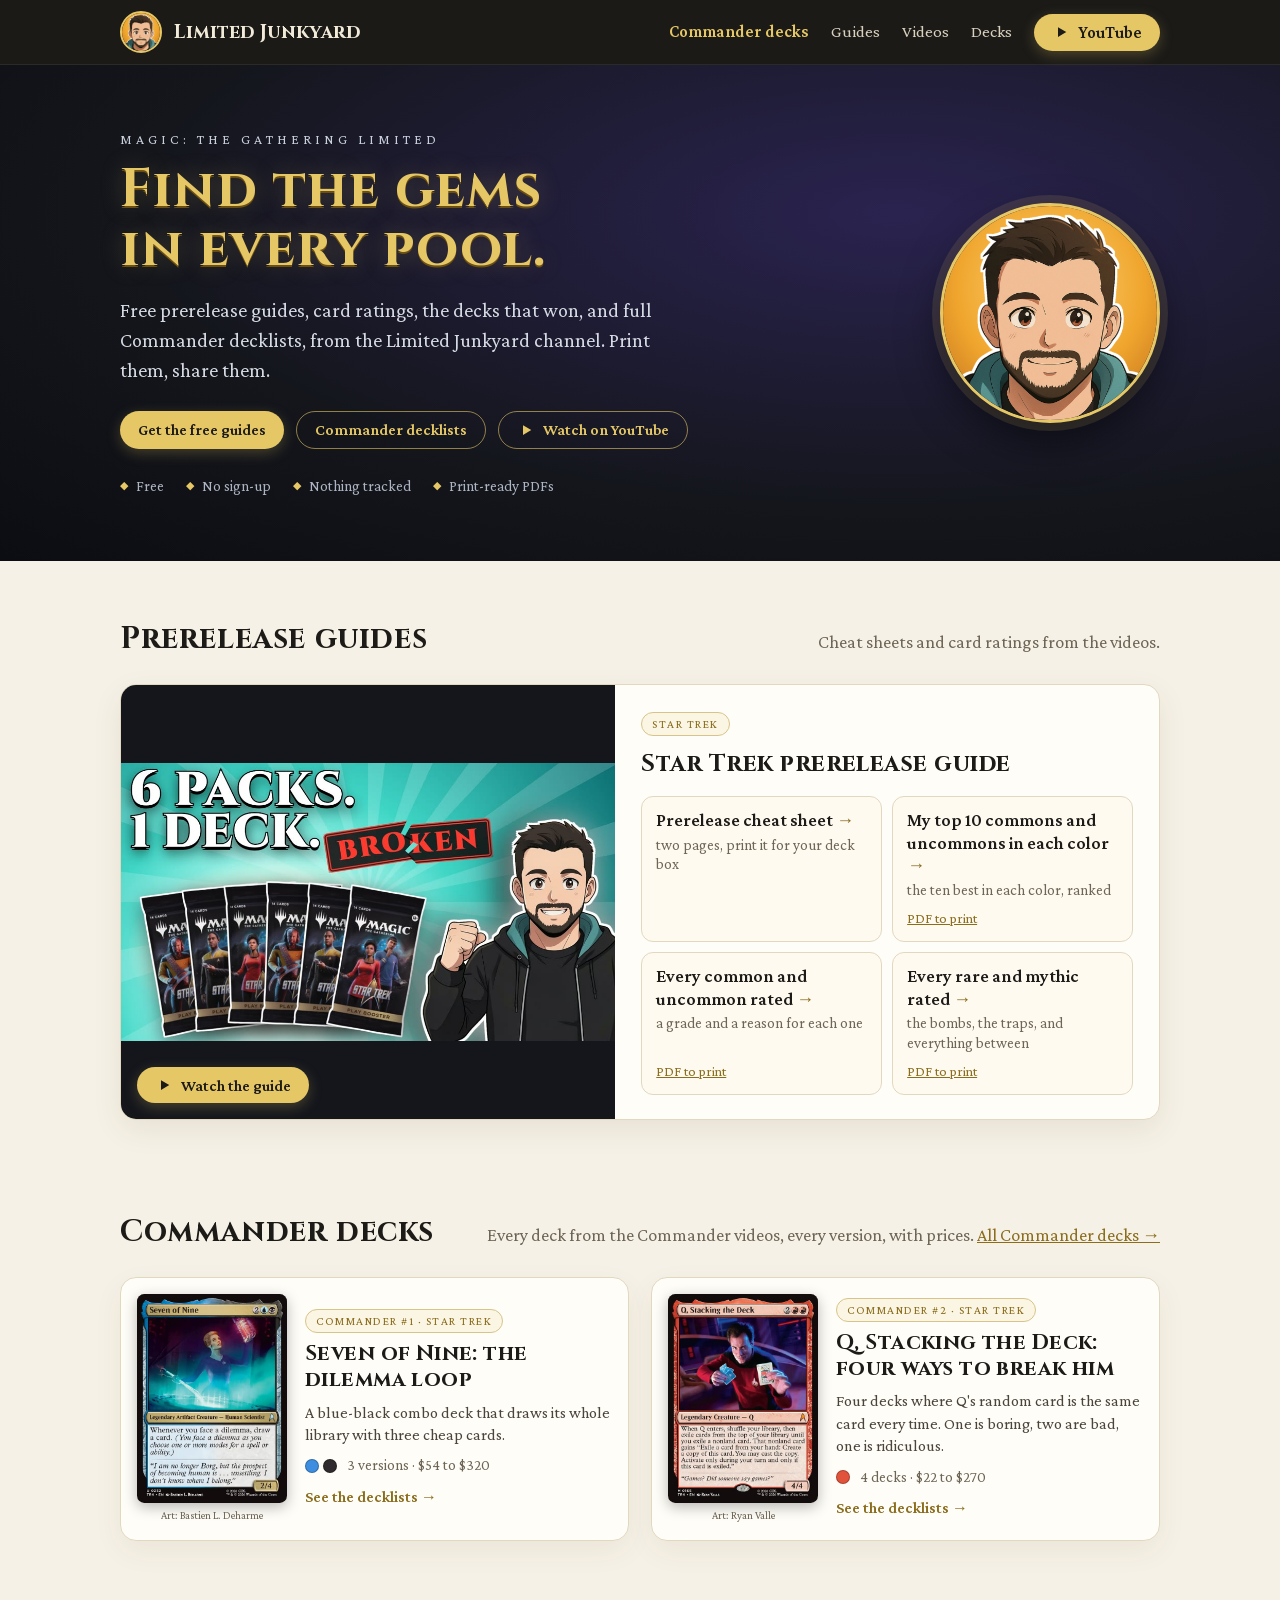
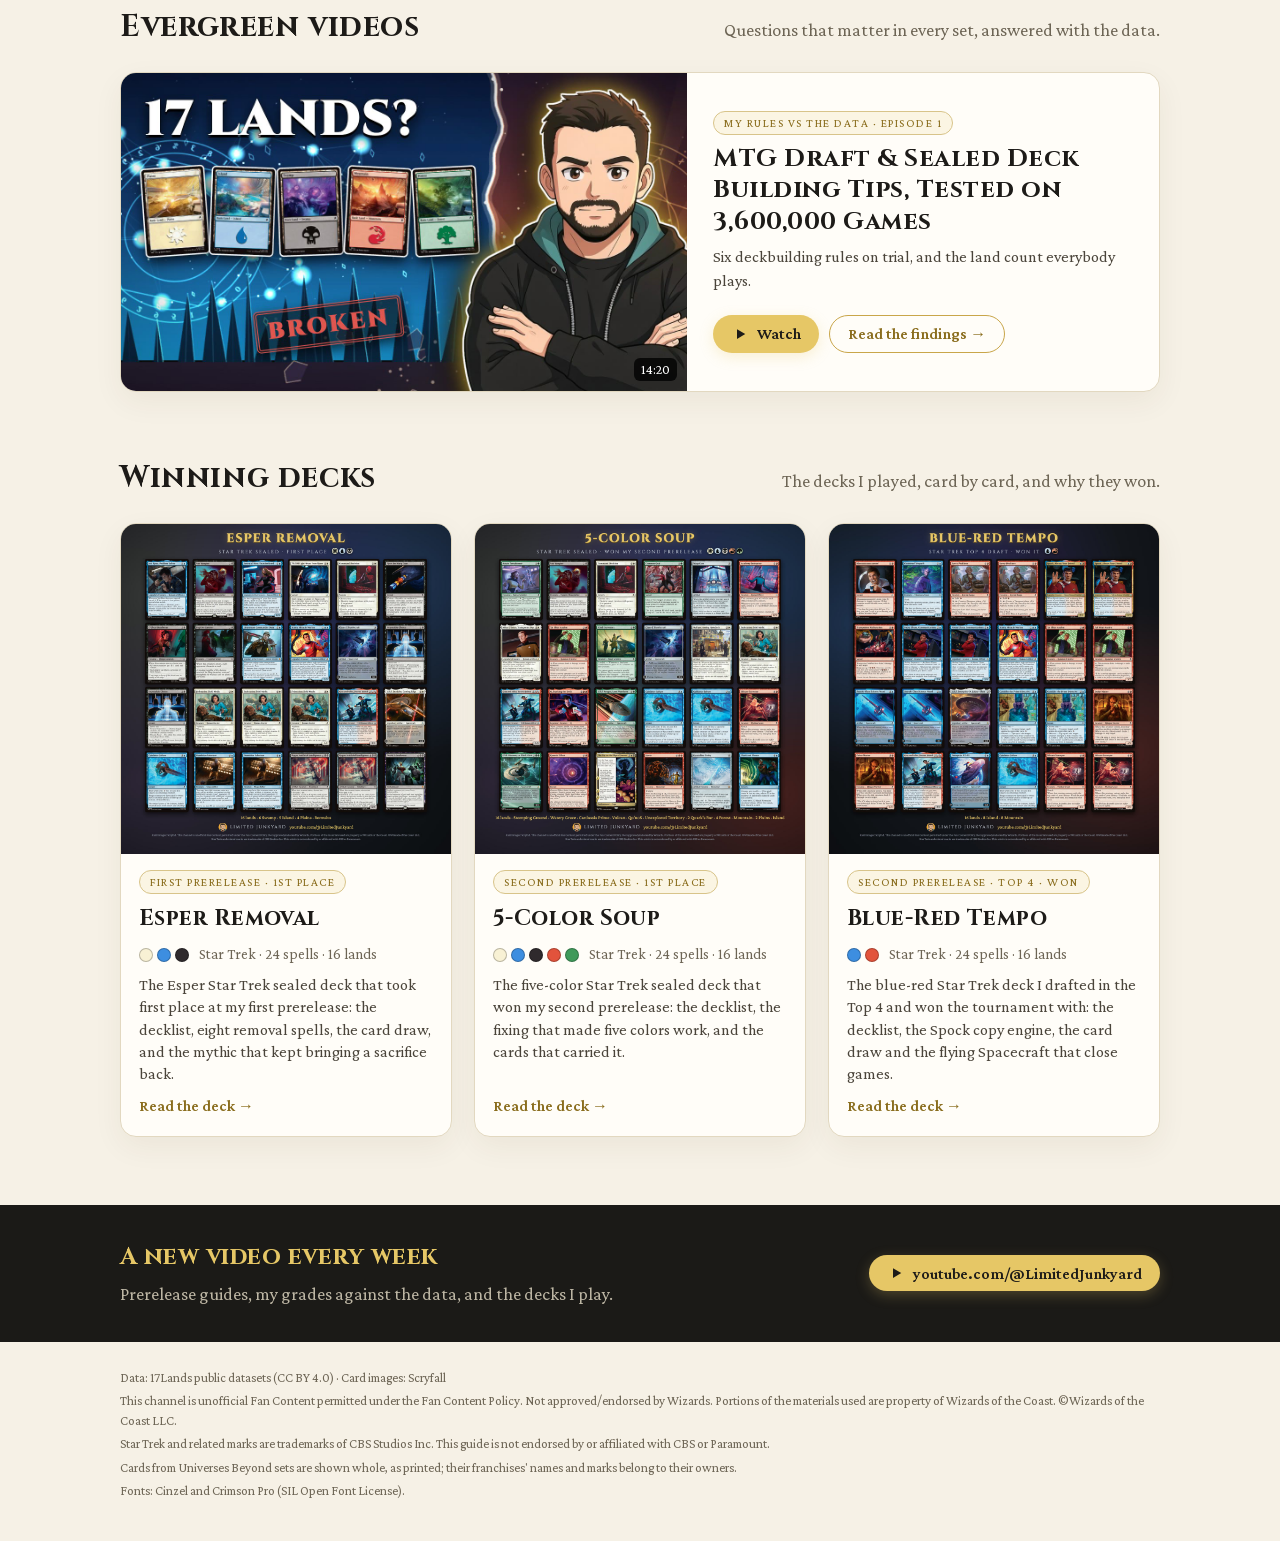
<file: index.html>
<!doctype html>
<html lang="en">
<head>
<meta charset="utf-8">
<meta name="viewport" content="width=device-width, initial-scale=1">
<title>Limited Junkyard: free Limited guides, winning decks and Commander decklists</title>
<meta name="description" content="Free Magic: The Gathering guides from Limited Junkyard: prerelease cheat sheets, card ratings, the decks that won, and full Commander decklists with prices.">
<link rel="icon" href="logo.png">
<style>
  /* Display: Cinzel. Body: Crimson Pro (close to the book serif on Magic cards). Both SIL OFL, bundled. */
  @font-face { font-family: "Cinzel"; font-weight: 400 900; font-display: block;
    src: url("fonts/Cinzel-latin.woff2") format("woff2");
    unicode-range: U+0000-00FF, U+0131, U+0152-0153, U+02BB-02BC, U+02C6, U+02DA, U+02DC, U+2000-206F, U+20AC, U+2122, U+2212; }
  @font-face { font-family: "Cinzel"; font-weight: 400 900; font-display: block;
    src: url("fonts/Cinzel-latin-ext.woff2") format("woff2");
    unicode-range: U+0100-02BA, U+02BD-02C5, U+02C7-02CC, U+02CE-02D7, U+02DD-02FF, U+1E00-1EFF, U+2C60-2C7F, U+A720-A7FF; }
  @font-face { font-family: "Crimson Pro"; font-weight: 400 800; font-style: normal; font-display: block;
    src: url("fonts/CrimsonPro-latin.woff2") format("woff2");
    unicode-range: U+0000-00FF, U+0131, U+0152-0153, U+02BB-02BC, U+02C6, U+02DA, U+02DC, U+2000-206F, U+20AC, U+2122, U+2212; }
  @font-face { font-family: "Crimson Pro"; font-weight: 400 800; font-style: normal; font-display: block;
    src: url("fonts/CrimsonPro-latin-ext.woff2") format("woff2");
    unicode-range: U+0100-02BA, U+02BD-02C5, U+02C7-02CC, U+02CE-02D7, U+02DD-02FF, U+1E00-1EFF, U+2C60-2C7F, U+A720-A7FF; }
  @font-face { font-family: "Crimson Pro"; font-weight: 400 800; font-style: italic; font-display: block;
    src: url("fonts/CrimsonPro-italic-latin.woff2") format("woff2"); }
  :root { --bg: #f6f1e6; --panel: #fffdf8; --ink: #1d1b18; --muted: #6d6555; --gold: #8a6d1d; --gold-hi: #e6c766;
          --line: #e2d8c0; --night: #14161c; --night-2: #1b1a17; }
  * { box-sizing: border-box; }
  html { scroll-behavior: smooth; }
  body { margin: 0; background: var(--bg); color: var(--ink); font: 18px/1.5 "Crimson Pro", Georgia, serif; }
  a { color: var(--gold); }
  .wrap { max-width: 1080px; margin: 0 auto; padding: 0 20px; }
  h1, h2, h3, .cinzel { font-family: "Cinzel", Georgia, serif; margin: 0; letter-spacing: .02em; }

  /* header */
  .top { background: var(--night-2); color: #f1ead8; position: sticky; top: 0; z-index: 5; border-bottom: 1px solid #2c2a25; }
  .top .wrap { display: flex; align-items: center; gap: 12px; height: 64px; }
  .top .logo img { width: 42px; height: 42px; border-radius: 50%; display: block; border: 2px solid var(--gold-hi); }
  .top .name { font: 700 19px "Cinzel", Georgia, serif; color: #f1ead8; text-decoration: none; white-space: nowrap; }
  .top nav { margin-left: auto; display: flex; align-items: center; gap: 22px; }
  .top nav a { color: #d9d1bd; text-decoration: none; font-size: 17px; }
  .top nav a:hover { color: var(--gold-hi); }
  .btn { display: inline-flex; align-items: center; gap: 8px; border-radius: 999px; padding: 9px 18px; font: 600 16px "Crimson Pro", Georgia, serif;
         text-decoration: none; white-space: nowrap; transition: transform .15s ease, box-shadow .15s ease; }
  .btn:hover { transform: translateY(-1px); }
  .btn.gold { background: var(--gold-hi); color: #1d1b18 !important; box-shadow: 0 4px 14px rgba(230,199,102,.25); }
  .btn.ghost { border: 1.5px solid rgba(230,199,102,.6); color: var(--gold-hi) !important; }
  .btn svg { width: 18px; height: 18px; }

  /* hero */
  .hero { background: radial-gradient(ellipse at 70% 30%, #2a2350 0%, var(--night) 60%, #0c0d12 100%); color: #f4f5f7; }
  .hero .wrap { display: grid; grid-template-columns: 1fr auto; gap: 40px; align-items: center; padding-top: 64px; padding-bottom: 64px; }
  .hero .kicker { color: #c9cfdb; letter-spacing: 4px; text-transform: uppercase; font-size: 14px; margin-bottom: 10px; }
  .hero h1 { font-size: clamp(34px, 5vw, 54px); line-height: 1.1; color: var(--gold-hi); text-shadow: 0 2px 0 #6b4e12, 0 0 24px rgba(232,199,104,.25); }
  .hero p { font-size: 20px; color: #d6dae3; max-width: 560px; margin: 16px 0 26px; }
  .hero .cta { display: flex; flex-wrap: wrap; gap: 12px; }
  .hero .avatar img { width: 220px; height: 220px; border-radius: 50%; display: block; border: 3px solid var(--gold-hi);
                      box-shadow: 0 0 0 8px rgba(230,199,102,.12), 0 18px 40px rgba(0,0,0,.5); }
  .facts { display: flex; flex-wrap: wrap; gap: 8px 22px; margin-top: 26px; color: #aeb5c2; font-size: 15px; }
  .facts span::before { content: "◆"; color: var(--gold-hi); margin-right: 8px; font-size: 11px; vertical-align: 2px; }

  /* sections */
  section.block { padding: 56px 0 8px; scroll-margin-top: 64px; }
  .head { display: flex; align-items: baseline; justify-content: space-between; gap: 16px; flex-wrap: wrap; margin-bottom: 22px; }
  .head h2 { font-size: 30px; }
  .head p { margin: 0; color: var(--muted); }

  /* guide feature */
  .guide { display: grid; grid-template-columns: minmax(0, 1fr) minmax(0, 1.1fr); gap: 0; background: var(--panel);
           border: 1px solid var(--line); border-radius: 16px; overflow: hidden; box-shadow: 0 10px 30px rgba(60,45,10,.08); margin-bottom: 26px; }
  .guide .video { position: relative; display: flex; align-items: center; background: var(--night); }
  .guide .video img { width: 100%; height: auto; display: block; aspect-ratio: 16 / 9; }
  .guide .video .play { position: absolute; left: 16px; bottom: 16px; }
  .guide .body { padding: 24px 26px; }
  .chip { display: inline-block; align-self: flex-start; font-size: 12px; letter-spacing: 1.5px; white-space: nowrap; text-transform: uppercase; color: var(--gold);
          border: 1px solid #d8c48a; border-radius: 999px; padding: 2px 10px; background: #fbf5e3; }
  .guide h3 { font-size: 24px; margin: 10px 0 14px; }
  .files { display: grid; grid-template-columns: 1fr 1fr; gap: 10px; }
  .file { border: 1px solid var(--line); border-radius: 12px; padding: 12px 14px; background: #fffaf0; display: flex; flex-direction: column; gap: 4px;
          transition: border-color .15s ease, box-shadow .15s ease; }
  .file:hover { border-color: #c9a64a; box-shadow: 0 4px 14px rgba(138,109,29,.12); }
  .file a.main { color: var(--ink); font-weight: 600; text-decoration: none; line-height: 1.25; }
  .file a.main::after { content: " →"; color: var(--gold); }
  .file .note { font-size: 15px; color: var(--muted); line-height: 1.3; }
  .file a.pdf { font-size: 14px; margin-top: auto; padding-top: 4px; }

  /* evergreen videos */
  .vids { display: grid; grid-template-columns: repeat(2, minmax(0, 1fr)); gap: 22px; }
  .vid { background: var(--panel); border: 1px solid var(--line); border-radius: 16px; overflow: hidden; display: flex; flex-direction: column;
         box-shadow: 0 10px 30px rgba(60,45,10,.06); }
  .vid .shot { position: relative; display: block; background: var(--night); }
  .vid .shot img { width: 100%; aspect-ratio: 16 / 9; object-fit: cover; display: block; }
  .vid .shot .len { position: absolute; right: 10px; bottom: 10px; background: rgba(0,0,0,.78); color: #fff; font-size: 14px;
                    border-radius: 6px; padding: 1px 7px; }
  .vid .body { padding: 16px 18px 18px; display: flex; flex-direction: column; gap: 8px; flex: 1; }
  .vid h3 { font-size: 21px; line-height: 1.25; }
  .vid p { margin: 0; color: #4a443a; font-size: 16px; }
  .vid .links { display: flex; flex-wrap: wrap; gap: 10px; margin-top: auto; padding-top: 6px; }
  .btn.line { border: 1.5px solid #c9a64a; color: var(--gold) !important; }
  /* one video: a wide card, picture left */
  .vid:only-child { grid-column: 1 / -1; display: grid; grid-template-columns: minmax(0, 1.2fr) minmax(0, 1fr); }
  .vid:only-child .shot { display: flex; align-items: center; }
  .vid:only-child .body { padding: 24px 26px; justify-content: center; }
  .vid:only-child h3 { font-size: 25px; }
  .vid:only-child .links { margin-top: 8px; }

  /* decks */
  .decks { display: grid; grid-template-columns: repeat(3, minmax(0, 1fr)); gap: 22px; }
  .deck { background: var(--panel); border: 1px solid var(--line); border-radius: 16px; overflow: hidden; text-decoration: none; color: var(--ink);
          display: flex; flex-direction: column; box-shadow: 0 10px 30px rgba(60,45,10,.06); transition: transform .18s ease, box-shadow .18s ease; }
  .deck:hover { transform: translateY(-3px); box-shadow: 0 16px 34px rgba(60,45,10,.14); }
  .deck img { width: 100%; aspect-ratio: 1; object-fit: cover; display: block; background: var(--night); }
  .deck .body { padding: 16px 18px 18px; display: flex; flex-direction: column; gap: 8px; flex: 1; }
  .deck h3 { font-size: 22px; }
  .deck .meta { display: flex; align-items: center; gap: 10px; color: var(--muted); font-size: 15px; }
  .dots { display: inline-flex; gap: 4px; }
  .dot { width: 14px; height: 14px; border-radius: 50%; border: 1px solid rgba(0,0,0,.25); display: inline-block; }
  .dot.W { background: #f8f1d4; } .dot.U { background: #3d8ee0; } .dot.B { background: #2f2a2d; }
  .dot.R { background: #e2533c; } .dot.G { background: #3f9a5a; }
  .deck p { margin: 0; font-size: 16px; color: #4a443a; line-height: 1.4; }
  .deck .read { margin-top: auto; color: var(--gold); font-weight: 600; font-size: 16px; }

  /* commander decks */
  .top nav a.cmdlink { color: var(--gold-hi); font-weight: 600; }
  .cmds { display: grid; grid-template-columns: repeat(2, minmax(0, 1fr)); gap: 22px; }
  .cmdcard { display: grid; grid-template-columns: 150px minmax(0, 1fr); gap: 18px; align-items: center; background: var(--panel); border: 1px solid var(--line);
             border-radius: 16px; padding: 16px; text-decoration: none; color: var(--ink); box-shadow: 0 10px 30px rgba(60,45,10,.06);
             transition: transform .18s ease, box-shadow .18s ease; }
  .cmdcard:hover { transform: translateY(-3px); box-shadow: 0 16px 34px rgba(60,45,10,.14); }
  .cmdcard .pic img { width: 100%; height: auto; display: block; border-radius: 4.75% / 3.5%; box-shadow: 0 4px 14px rgba(0,0,0,.28); }
  .cmdcard .art { display: block; font-size: 11px; color: var(--muted); text-align: center; margin-top: 4px; }
  .cmdcard .body { display: flex; flex-direction: column; gap: 8px; }
  .cmdcard h3 { font-size: 21px; line-height: 1.25; }
  .cmdcard .line { font-size: 16px; color: #4a443a; line-height: 1.4; }
  .cmdcard .meta { display: flex; align-items: center; gap: 10px; color: var(--muted); font-size: 15px; }
  .cmdcard .read { color: var(--gold); font-weight: 600; font-size: 16px; }

  /* channel band */
  .band { margin: 60px 0 0; background: var(--night-2); color: #e9e3d3; }
  .band .wrap { display: grid; grid-template-columns: 1fr auto; gap: 24px; align-items: center; padding-top: 34px; padding-bottom: 34px; }
  .band h2 { font-size: 24px; color: var(--gold-hi); }
  .band p { margin: 6px 0 0; color: #bdb6a4; }

  footer { color: var(--muted); font-size: 13px; padding: 22px 0 36px; }
  footer p { margin: 4px 0; }

  @media (max-width: 900px) {
    .decks { grid-template-columns: repeat(2, minmax(0, 1fr)); }
    .guide { grid-template-columns: 1fr; }
    .vid:only-child { display: flex; }
  }
  @media (max-width: 640px) {
    .wrap { padding: 0 16px; }
    .top nav a.text { display: none; }
    .top nav { gap: 12px; }
    .top .btn { padding: 7px 12px; font-size: 15px; }
    .hero .wrap { grid-template-columns: 1fr; padding-top: 36px; padding-bottom: 40px; gap: 22px; }
    .hero .avatar { order: -1; }
    .hero .avatar img { width: 112px; height: 112px; }
    .hero p { font-size: 18px; }
    .files, .decks, .vids, .cmds { grid-template-columns: 1fr; }
    .cmdcard { grid-template-columns: 104px minmax(0, 1fr); gap: 14px; padding: 12px; }
    .top nav a.cmdlink { font-size: 15px; }
    .top .long { display: none; }
  }
  @media (max-width: 420px) {
    .top .name { display: none; }
    .vid:only-child { display: flex; }
    .band .wrap { grid-template-columns: 1fr; }
    section.block { padding-top: 40px; }
    .head h2 { font-size: 25px; }
  }
</style>
</head>
<body>

<header class="top"><div class="wrap">
  <a class="logo" href="https://www.youtube.com/@LimitedJunkyard"><img src="logo.png" alt="Limited Junkyard on YouTube"></a>
  <a class="name" href="https://www.youtube.com/@LimitedJunkyard">Limited Junkyard</a>
  <nav>
    <a class="cmdlink" href="commander/index.html">Commander<span class="long"> decks</span></a>
    <a class="text" href="#guides">Guides</a>
    <a class="text" href="#videos">Videos</a>
    <a class="text" href="#decks">Decks</a>
    <a class="btn gold" href="https://www.youtube.com/@LimitedJunkyard"><svg viewBox="0 0 24 24" aria-hidden="true"><path fill="currentColor" d="M8 5.5v13l11-6.5z"/></svg>YouTube</a>
  </nav>
</div></header>

<section class="hero"><div class="wrap">
  <div>
    <div class="kicker">Magic: The Gathering Limited</div>
    <h1>Find the gems<br>in every pool.</h1>
    <p>Free prerelease guides, card ratings, the decks that won, and full Commander decklists, from the Limited Junkyard channel. Print them, share them.</p>
    <div class="cta">
      <a class="btn gold" href="#guides">Get the free guides</a>
      <a class="btn ghost" href="commander/index.html">Commander decklists</a>
      <a class="btn ghost" href="https://www.youtube.com/@LimitedJunkyard"><svg viewBox="0 0 24 24" aria-hidden="true"><path fill="currentColor" d="M8 5.5v13l11-6.5z"/></svg>Watch on YouTube</a>
    </div>
    <div class="facts"><span>Free</span><span>No sign-up</span><span>Nothing tracked</span><span>Print-ready PDFs</span></div>
  </div>
  <a class="avatar" href="https://www.youtube.com/@LimitedJunkyard"><img src="logo.png" alt="Limited Junkyard on YouTube"></a>
</div></section>

<main class="wrap">
  <section class="block" id="guides">
    <div class="head"><h2>Prerelease guides</h2><p>Cheat sheets and card ratings from the videos.</p></div>
    
    <article class="guide">
      
      <a class="video" href="https://www.youtube.com/watch?v=cQogPmXFX3E"><img src="trk/guide.jpg" alt="Star Trek prerelease guide: the video" loading="lazy">
        <span class="play btn gold"><svg viewBox="0 0 24 24" aria-hidden="true"><path fill="currentColor" d="M8 5.5v13l11-6.5z"/></svg>Watch the guide</span></a>
      
      <div class="body">
        <span class="chip">Star Trek</span>
        <h3>Star Trek prerelease guide</h3>
        <div class="files">
          
          <div class="file">
            <a class="main" href="trk/cheat-sheet.pdf">Prerelease cheat sheet</a>
            <span class="note">two pages, print it for your deck box</span>
            
          </div>
          
          <div class="file">
            <a class="main" href="trk/top-10.html">My top 10 commons and uncommons in each color</a>
            <span class="note">the ten best in each color, ranked</span>
            <a class="pdf" href="trk/top-10.pdf" download>PDF to print</a>
          </div>
          
          <div class="file">
            <a class="main" href="trk/commons-uncommons.html">Every common and uncommon rated</a>
            <span class="note">a grade and a reason for each one</span>
            <a class="pdf" href="trk/commons-uncommons.pdf" download>PDF to print</a>
          </div>
          
          <div class="file">
            <a class="main" href="trk/rares-mythics.html">Every rare and mythic rated</a>
            <span class="note">the bombs, the traps, and everything between</span>
            <a class="pdf" href="trk/rares-mythics.pdf" download>PDF to print</a>
          </div>
          
        </div>
      </div>
    </article>
    
  </section>

  
  <section class="block" id="commander">
    <div class="head"><h2>Commander decks</h2><p>Every deck from the Commander videos, every version, with prices. <a href="commander/index.html">All Commander decks →</a></p></div>
    <div class="cmds">
      
      <a class="cmdcard" href="commander/seven-of-nine.html">
        <span class="pic"><img src="commander/cards/seven-of-nine.jpg" alt="Seven of Nine" loading="lazy" width="488" height="680"><span class="art">Art: Bastien L. Deharme</span></span>
        <span class="body">
          <span class="chip">Commander #1 · Star Trek</span>
          <h3>Seven of Nine: the dilemma loop</h3>
          <span class="line">A blue-black combo deck that draws its whole library with three cheap cards.</span>
          <span class="meta"><span class="dots"><span class="dot U" title="U"></span><span class="dot B" title="B"></span></span> 3 versions · $54 to $320</span>
          <span class="read">See the decklists →</span>
        </span>
      </a>
      
      <a class="cmdcard" href="commander/q.html">
        <span class="pic"><img src="commander/cards/q-stacking-the-deck.jpg" alt="Q, Stacking the Deck" loading="lazy" width="488" height="680"><span class="art">Art: Ryan Valle</span></span>
        <span class="body">
          <span class="chip">Commander #2 · Star Trek</span>
          <h3>Q, Stacking the Deck: four ways to break him</h3>
          <span class="line">Four decks where Q&#39;s random card is the same card every time. One is boring, two are bad, one is ridiculous.</span>
          <span class="meta"><span class="dots"><span class="dot R" title="R"></span></span> 4 decks · $22 to $270</span>
          <span class="read">See the decklists →</span>
        </span>
      </a>
      
    </div>
  </section>
  

  
  <section class="block" id="videos">
    <div class="head"><h2>Evergreen videos</h2><p>Questions that matter in every set, answered with the data.</p></div>
    <div class="vids">
      
      <article class="vid">
        <a class="shot" href="https://www.youtube.com/watch?v=gZ2rKH-ThQ4"><img src="ev/manabase.jpg" alt="MTG Draft &amp; Sealed Deck Building Tips, Tested on 3,600,000 Games" loading="lazy"><span class="len">14:20</span></a>
        <div class="body">
          <span class="chip">My Rules vs The Data · Episode 1</span>
          <h3>MTG Draft &amp; Sealed Deck Building Tips, Tested on 3,600,000 Games</h3>
          <p>Six deckbuilding rules on trial, and the land count everybody plays.</p>
          <div class="links"><a class="btn gold" href="https://www.youtube.com/watch?v=gZ2rKH-ThQ4"><svg viewBox="0 0 24 24" aria-hidden="true"><path fill="currentColor" d="M8 5.5v13l11-6.5z"/></svg>Watch</a><a class="btn line" href="ev/manabase.html">Read the findings →</a></div>
        </div>
      </article>
      
    </div>
  </section>
  

  
  <section class="block" id="decks">
    <div class="head"><h2>Winning decks</h2><p>The decks I played, card by card, and why they won.</p></div>
    <div class="decks">
      
      <a class="deck" href="trk/sealed-esper.html">
        <img src="trk/TRK-sealed-esper-1080.jpg" alt="Esper Removal: the 40-card deck" loading="lazy">
        <div class="body">
          <span class="chip">First prerelease · 1st place</span>
          <h3>Esper Removal</h3>
          <div class="meta"><span class="dots"><span class="dot W" title="W"></span><span class="dot U" title="U"></span><span class="dot B" title="B"></span></span>
            <span>Star Trek · 24 spells · 16 lands</span></div>
          <p>The Esper Star Trek sealed deck that took first place at my first prerelease: the decklist, eight removal spells, the card draw, and the mythic that kept bringing a sacrifice back.</p>
          <span class="read">Read the deck →</span>
        </div>
      </a>
      
      <a class="deck" href="trk/sealed-5-color-soup.html">
        <img src="trk/TRK-sealed-5-color-soup-1080.jpg" alt="5-Color Soup: the 40-card deck" loading="lazy">
        <div class="body">
          <span class="chip">Second prerelease · 1st place</span>
          <h3>5-Color Soup</h3>
          <div class="meta"><span class="dots"><span class="dot W" title="W"></span><span class="dot U" title="U"></span><span class="dot B" title="B"></span><span class="dot R" title="R"></span><span class="dot G" title="G"></span></span>
            <span>Star Trek · 24 spells · 16 lands</span></div>
          <p>The five-color Star Trek sealed deck that won my second prerelease: the decklist, the fixing that made five colors work, and the cards that carried it.</p>
          <span class="read">Read the deck →</span>
        </div>
      </a>
      
      <a class="deck" href="trk/draft-blue-red-tempo.html">
        <img src="trk/TRK-draft-blue-red-tempo-1080.jpg" alt="Blue-Red Tempo: the 40-card deck" loading="lazy">
        <div class="body">
          <span class="chip">Second prerelease · Top 4 · won</span>
          <h3>Blue-Red Tempo</h3>
          <div class="meta"><span class="dots"><span class="dot U" title="U"></span><span class="dot R" title="R"></span></span>
            <span>Star Trek · 24 spells · 16 lands</span></div>
          <p>The blue-red Star Trek deck I drafted in the Top 4 and won the tournament with: the decklist, the Spock copy engine, the card draw and the flying Spacecraft that close games.</p>
          <span class="read">Read the deck →</span>
        </div>
      </a>
      
    </div>
  </section>
  
</main>

<section class="band"><div class="wrap">
  <div><h2>A new video every week</h2><p>Prerelease guides, my grades against the data, and the decks I play.</p></div>
  <a class="btn gold" href="https://www.youtube.com/@LimitedJunkyard"><svg viewBox="0 0 24 24" aria-hidden="true"><path fill="currentColor" d="M8 5.5v13l11-6.5z"/></svg>youtube.com/@LimitedJunkyard</a>
</div></section>

<footer><div class="wrap">
  <p>Data: 17Lands public datasets (CC BY 4.0) · Card images: Scryfall</p><p>This channel is unofficial Fan Content permitted under the Fan Content Policy. Not approved/endorsed by Wizards. Portions of the materials used are property of Wizards of the Coast. ©Wizards of the Coast LLC.</p><p>Star Trek and related marks are trademarks of CBS Studios Inc. This guide is not endorsed by or affiliated with CBS or Paramount.</p><p>Cards from Universes Beyond sets are shown whole, as printed; their franchises&#39; names and marks belong to their owners.</p>
  <p>Fonts: Cinzel and Crimson Pro (SIL Open Font License).</p>
</div></footer>
</body>
</html>
</file>
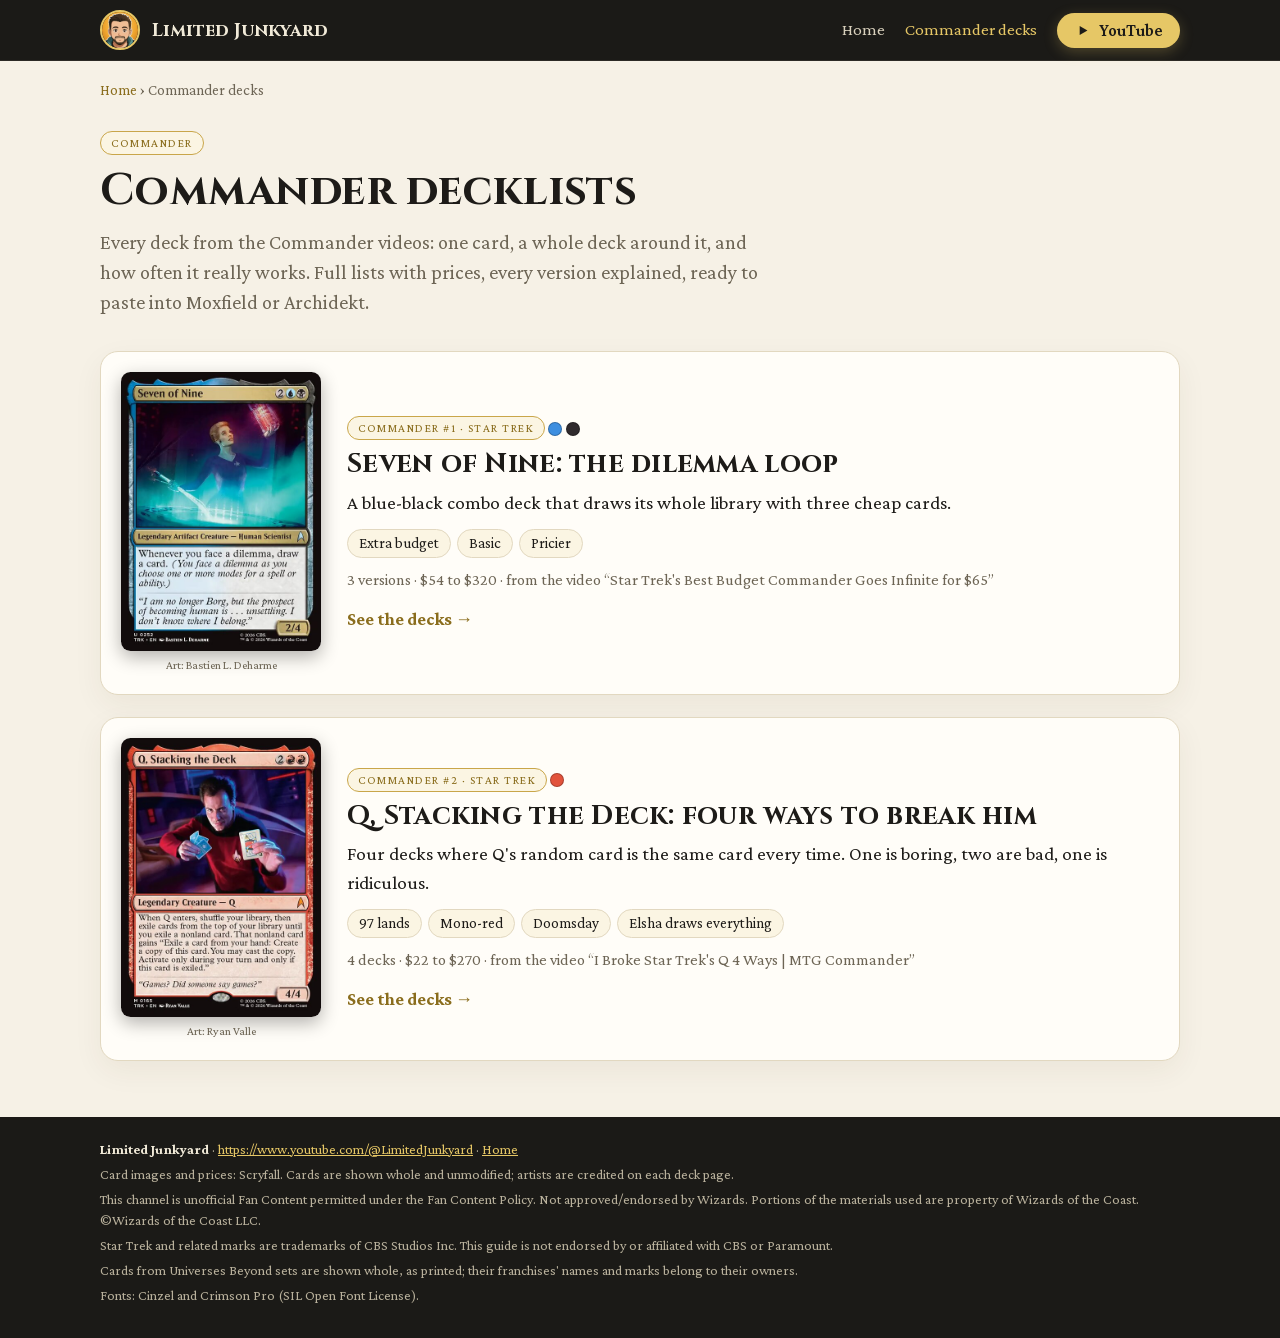
<file: commander/index.html>
<!doctype html>
<html lang="en">
<head>
<meta charset="utf-8">
<meta name="viewport" content="width=device-width, initial-scale=1">
<title>Commander decklists · Limited Junkyard</title>
<meta name="description" content="Every Commander deck from the Limited Junkyard videos: full decklists with prices, every version explained, and how often each combo comes together.">
<link rel="icon" href="../logo.png">
<style>
  /* Display: Cinzel. Body: Crimson Pro (close to the book serif on Magic cards). Both SIL OFL, bundled. */
  @font-face { font-family: "Cinzel"; font-weight: 400 900; font-display: block;
    src: url("../fonts/Cinzel-latin.woff2") format("woff2");
    unicode-range: U+0000-00FF, U+0131, U+0152-0153, U+02BB-02BC, U+02C6, U+02DA, U+02DC, U+2000-206F, U+20AC, U+2122, U+2212; }
  @font-face { font-family: "Cinzel"; font-weight: 400 900; font-display: block;
    src: url("../fonts/Cinzel-latin-ext.woff2") format("woff2");
    unicode-range: U+0100-02BA, U+02BD-02C5, U+02C7-02CC, U+02CE-02D7, U+02DD-02FF, U+1E00-1EFF, U+2C60-2C7F, U+A720-A7FF; }
  @font-face { font-family: "Crimson Pro"; font-weight: 400 800; font-style: normal; font-display: block;
    src: url("../fonts/CrimsonPro-latin.woff2") format("woff2");
    unicode-range: U+0000-00FF, U+0131, U+0152-0153, U+02BB-02BC, U+02C6, U+02DA, U+02DC, U+2000-206F, U+20AC, U+2122, U+2212; }
  @font-face { font-family: "Crimson Pro"; font-weight: 400 800; font-style: normal; font-display: block;
    src: url("../fonts/CrimsonPro-latin-ext.woff2") format("woff2");
    unicode-range: U+0100-02BA, U+02BD-02C5, U+02C7-02CC, U+02CE-02D7, U+02DD-02FF, U+1E00-1EFF, U+2C60-2C7F, U+A720-A7FF; }
  @font-face { font-family: "Crimson Pro"; font-weight: 400 800; font-style: italic; font-display: block;
    src: url("../fonts/CrimsonPro-italic-latin.woff2") format("woff2"); }
  /* Commander pages: the site's cream-and-gold look (site_article.html), wider for card grids; dark mode follows the system */
  :root { --bg: #f6f1e6; --panel: #fffdf8; --panel-2: #fbf5e3; --ink: #1d1b18; --muted: #6d6555; --gold: #8a6d1d; --gold-hi: #e6c766;
          --line: #e2d8c0; --edge: #c9a64a; --night: #1b1a17; --ok: #2f7a4d; --out: #9a3b2c; }
  @media (prefers-color-scheme: dark) {
    :root { --bg: #15171c; --panel: #1e2128; --panel-2: #262a32; --ink: #ece7da; --muted: #a29d8e; --gold: #d9b44a;
            --line: #353a46; --edge: #8a7330; --ok: #6cc28f; --out: #e08a78; color-scheme: dark; }
  }
  * { box-sizing: border-box; }
  html { scroll-behavior: smooth; }
  body { margin: 0; background: var(--bg); color: var(--ink); font: 18px/1.5 "Crimson Pro", Georgia, serif; }
  a { color: var(--gold); }
  h1, h2, h3 { font-family: "Cinzel", Georgia, serif; line-height: 1.2; letter-spacing: .01em; margin: 0; text-wrap: balance; }
  p { margin: 0; }
  .wrap { max-width: 1120px; margin: 0 auto; padding: 0 20px; }

  /* top bar, same on every Commander page */
  .top { background: var(--night); color: #f1ead8; position: sticky; top: 0; z-index: 10; border-bottom: 1px solid #2c2a25; }
  .top .wrap { display: flex; align-items: center; gap: 12px; height: 60px; }
  .top img { width: 40px; height: 40px; border-radius: 50%; display: block; border: 2px solid var(--gold-hi); }
  .top .name { font: 700 18px "Cinzel", Georgia, serif; color: #f1ead8; text-decoration: none; white-space: nowrap; }
  .top nav { margin-left: auto; display: flex; align-items: center; gap: 20px; }
  .top nav a { color: #d9d1bd; text-decoration: none; font-size: 17px; white-space: nowrap; }
  .top nav a:hover, .top nav a[aria-current] { color: var(--gold-hi); }
  .btn { display: inline-flex; align-items: center; gap: 8px; border-radius: 999px; padding: 8px 17px; font: 600 16px "Crimson Pro", Georgia, serif;
         text-decoration: none; white-space: nowrap; cursor: pointer; border: 0; transition: transform .15s ease, box-shadow .15s ease; }
  .btn:hover { transform: translateY(-1px); }
  .btn svg { width: 17px; height: 17px; }
  .btn.gold { background: var(--gold-hi); color: #1d1b18 !important; box-shadow: 0 4px 14px rgba(230,199,102,.25); }
  .btn.line { background: transparent; border: 1.5px solid var(--edge); color: var(--gold) !important; }
  .btn:focus-visible, a:focus-visible, button:focus-visible { outline: 3px solid var(--gold-hi); outline-offset: 2px; }

  .crumb { font-size: 15px; color: var(--muted); padding: 18px 0 0; }
  .crumb a { text-decoration: none; }
  .chip { display: inline-block; font-size: 12px; letter-spacing: 1.5px; text-transform: uppercase; color: var(--gold);
          border: 1px solid var(--edge); border-radius: 999px; padding: 2px 10px; background: var(--panel-2); white-space: nowrap; }
  .dots { display: inline-flex; gap: 4px; vertical-align: middle; }
  .dot { width: 14px; height: 14px; border-radius: 50%; border: 1px solid rgba(0,0,0,.25); display: inline-block; }
  .dot.W { background: #f8f1d4; } .dot.U { background: #3d8ee0; } .dot.B { background: #2f2a2d; } .dot.R { background: #e2533c; } .dot.G { background: #3f9a5a; }
  @media (prefers-color-scheme: dark) { .dot.B { background: #0b0a0b; border-color: #6d6555; } }

  footer { margin-top: 56px; background: var(--night); color: #b9b19c; font-size: 14px; }
  footer .wrap { padding-top: 18px; padding-bottom: 28px; }
  footer p { margin: 4px 0; }
  footer b { color: #f1ead8; }
  footer a { color: var(--gold-hi); }
  @media (max-width: 640px) {
    .wrap { padding: 0 16px; }
    .top nav { gap: 12px; }
    .top nav a.text { display: none; }
    .top .btn { padding: 6px 12px; font-size: 15px; }
    .top .long { display: none; }
  }
  @media (max-width: 420px) { .top .name { display: none; } }
  .intro { padding: 26px 0 6px; }
  .intro h1 { font-size: clamp(30px, 4.4vw, 44px); margin: 10px 0 10px; }
  .intro p { font-size: 20px; max-width: 62ch; color: var(--muted); }
  .list { display: grid; gap: 22px; margin-top: 28px; }
  .cmd { display: grid; grid-template-columns: 200px minmax(0, 1fr); gap: 26px; align-items: center; background: var(--panel); border: 1px solid var(--line);
         border-radius: 18px; padding: 20px; text-decoration: none; color: var(--ink); box-shadow: 0 10px 30px rgba(60,45,10,.06);
         transition: transform .18s ease, box-shadow .18s ease, border-color .18s ease; }
  .cmd:hover { transform: translateY(-3px); box-shadow: 0 16px 34px rgba(60,45,10,.14); border-color: var(--edge); }
  .cmd img { width: 100%; height: auto; display: block; border-radius: 4.75% / 3.5%; box-shadow: 0 6px 18px rgba(0,0,0,.3); }
  .cmd .art { font-size: 12px; color: var(--muted); margin-top: 5px; text-align: center; }
  .cmd h2 { font-size: 27px; margin: 8px 0 8px; }
  .cmd p { font-size: 19px; }
  .cmd .meta { color: var(--muted); font-size: 16px; margin-top: 10px; }
  .cmd .tags { display: flex; flex-wrap: wrap; gap: 6px; margin-top: 12px; }
  .cmd .tag { font-size: 15px; border: 1px solid var(--line); border-radius: 999px; padding: 2px 11px; background: var(--panel-2); }
  .cmd .go { display: inline-block; margin-top: 14px; color: var(--gold); font-weight: 700; font-size: 18px; }
  .cmd .watch { font-size: 16px; margin-left: 14px; }
  @media (max-width: 640px) { .cmd { grid-template-columns: 110px minmax(0, 1fr); gap: 16px; padding: 14px; } .cmd h2 { font-size: 21px; } .cmd p { font-size: 17px; } }
</style>
</head>
<body>

<header class="top"><div class="wrap">
  <a href="https://www.youtube.com/@LimitedJunkyard"><img src="../logo.png" alt="Limited Junkyard on YouTube"></a>
  <a class="name" href="../index.html">Limited Junkyard</a>
  <nav>
    <a class="text" href="../index.html">Home</a>
    <a href="index.html" aria-current="page">Commander<span class="long"> decks</span></a>
    <a class="btn gold" href="https://www.youtube.com/@LimitedJunkyard"><svg viewBox="0 0 24 24" aria-hidden="true"><path fill="currentColor" d="M8 5.5v13l11-6.5z"/></svg>YouTube</a>
  </nav>
</div></header>
<main class="wrap">
  <p class="crumb"><a href="../index.html">Home</a> › Commander decks</p>
  <div class="intro">
    <span class="chip">Commander</span>
    <h1>Commander decklists</h1>
    <p>Every deck from the Commander videos: one card, a whole deck around it, and how often it really works. Full lists with prices, every version explained, ready to paste into Moxfield or Archidekt.</p>
  </div>
  <div class="list">
    
    <a class="cmd" href="seven-of-nine.html">
      <div><img src="cards/seven-of-nine.jpg" alt="Seven of Nine" loading="lazy" width="488" height="680"><p class="art">Art: Bastien L. Deharme</p></div>
      <div>
        <span class="chip">Commander #1 · Star Trek</span> <span class="dots"><span class="dot U" title="U"></span><span class="dot B" title="B"></span></span>
        <h2>Seven of Nine: the dilemma loop</h2>
        <p>A blue-black combo deck that draws its whole library with three cheap cards.</p>
        <div class="tags"><span class="tag">Extra budget</span><span class="tag">Basic</span><span class="tag">Pricier</span></div>
        <p class="meta">3 versions · $54 to $320 · from the video “Star Trek&#39;s Best Budget Commander Goes Infinite for $65”</p>
        <span class="go">See the decks →</span>
      </div>
    </a>
    
    <a class="cmd" href="q.html">
      <div><img src="cards/q-stacking-the-deck.jpg" alt="Q, Stacking the Deck" loading="lazy" width="488" height="680"><p class="art">Art: Ryan Valle</p></div>
      <div>
        <span class="chip">Commander #2 · Star Trek</span> <span class="dots"><span class="dot R" title="R"></span></span>
        <h2>Q, Stacking the Deck: four ways to break him</h2>
        <p>Four decks where Q&#39;s random card is the same card every time. One is boring, two are bad, one is ridiculous.</p>
        <div class="tags"><span class="tag">97 lands</span><span class="tag">Mono-red</span><span class="tag">Doomsday</span><span class="tag">Elsha draws everything</span></div>
        <p class="meta">4 decks · $22 to $270 · from the video “I Broke Star Trek&#39;s Q 4 Ways | MTG Commander”</p>
        <span class="go">See the decks →</span>
      </div>
    </a>
    
  </div>
</main>
<footer><div class="wrap">
  <p><b>Limited Junkyard</b> · <a href="https://www.youtube.com/@LimitedJunkyard">https://www.youtube.com/@LimitedJunkyard</a> · <a href="../index.html">Home</a></p>
  <p>Card images and prices: Scryfall. Cards are shown whole and unmodified; artists are credited on each deck page.</p>
  <p>This channel is unofficial Fan Content permitted under the Fan Content Policy. Not approved/endorsed by Wizards. Portions of the materials used are property of Wizards of the Coast. ©Wizards of the Coast LLC.</p><p>Star Trek and related marks are trademarks of CBS Studios Inc. This guide is not endorsed by or affiliated with CBS or Paramount.</p><p>Cards from Universes Beyond sets are shown whole, as printed; their franchises&#39; names and marks belong to their owners.</p>
  <p>Fonts: Cinzel and Crimson Pro (SIL Open Font License).</p>
</div></footer>
</body>
</html>
</file>
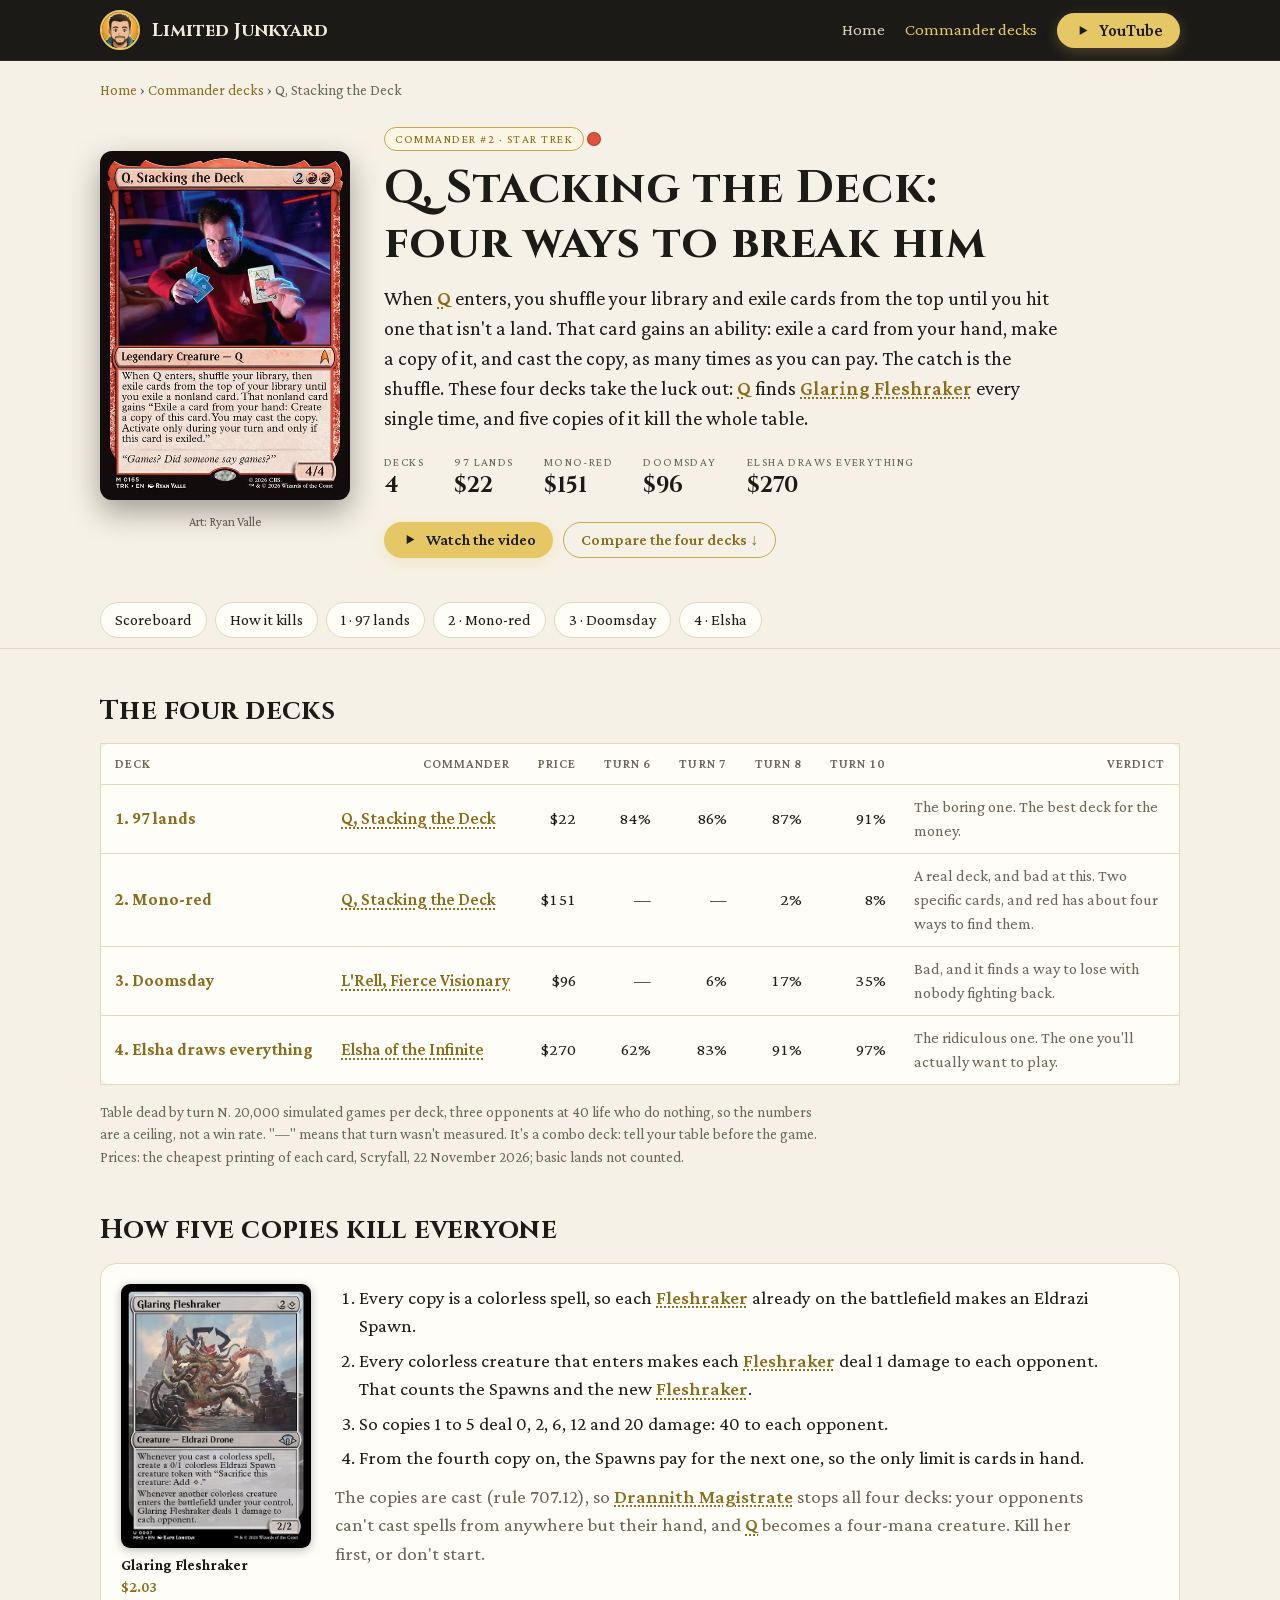
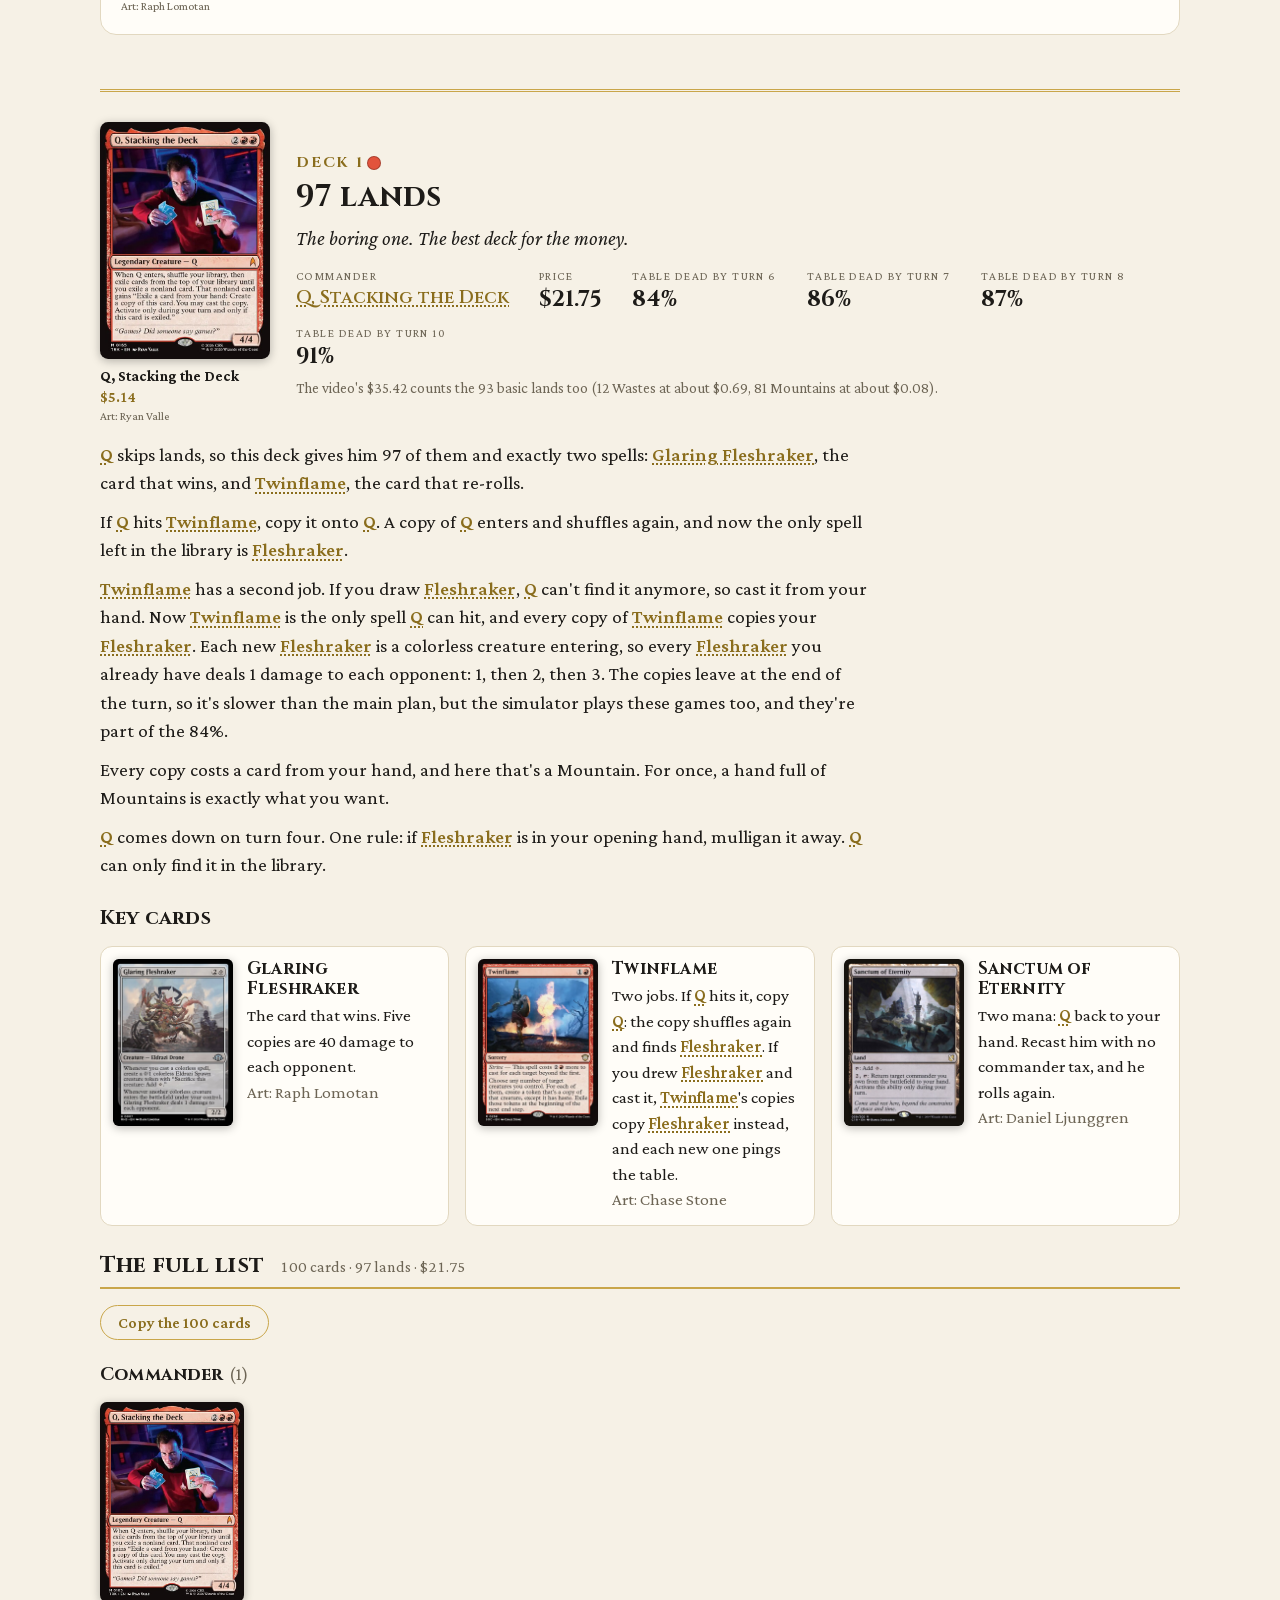
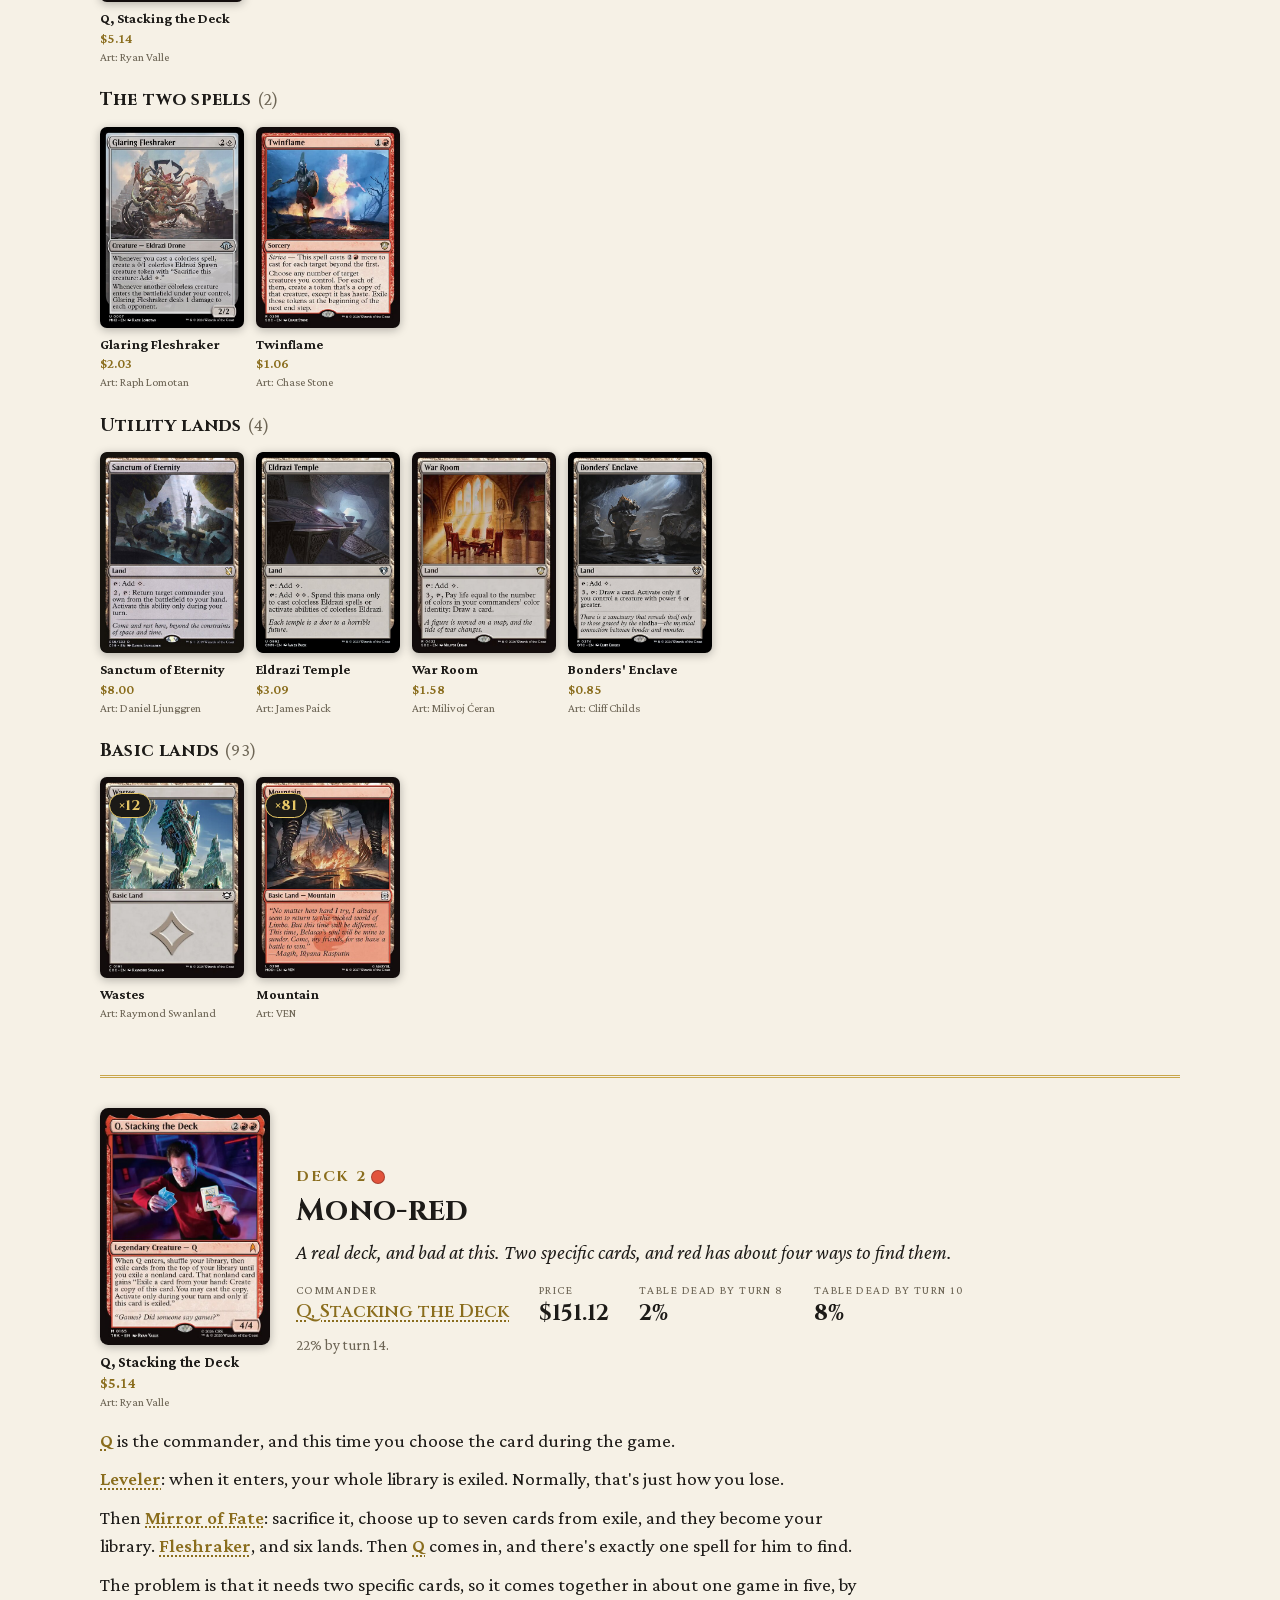
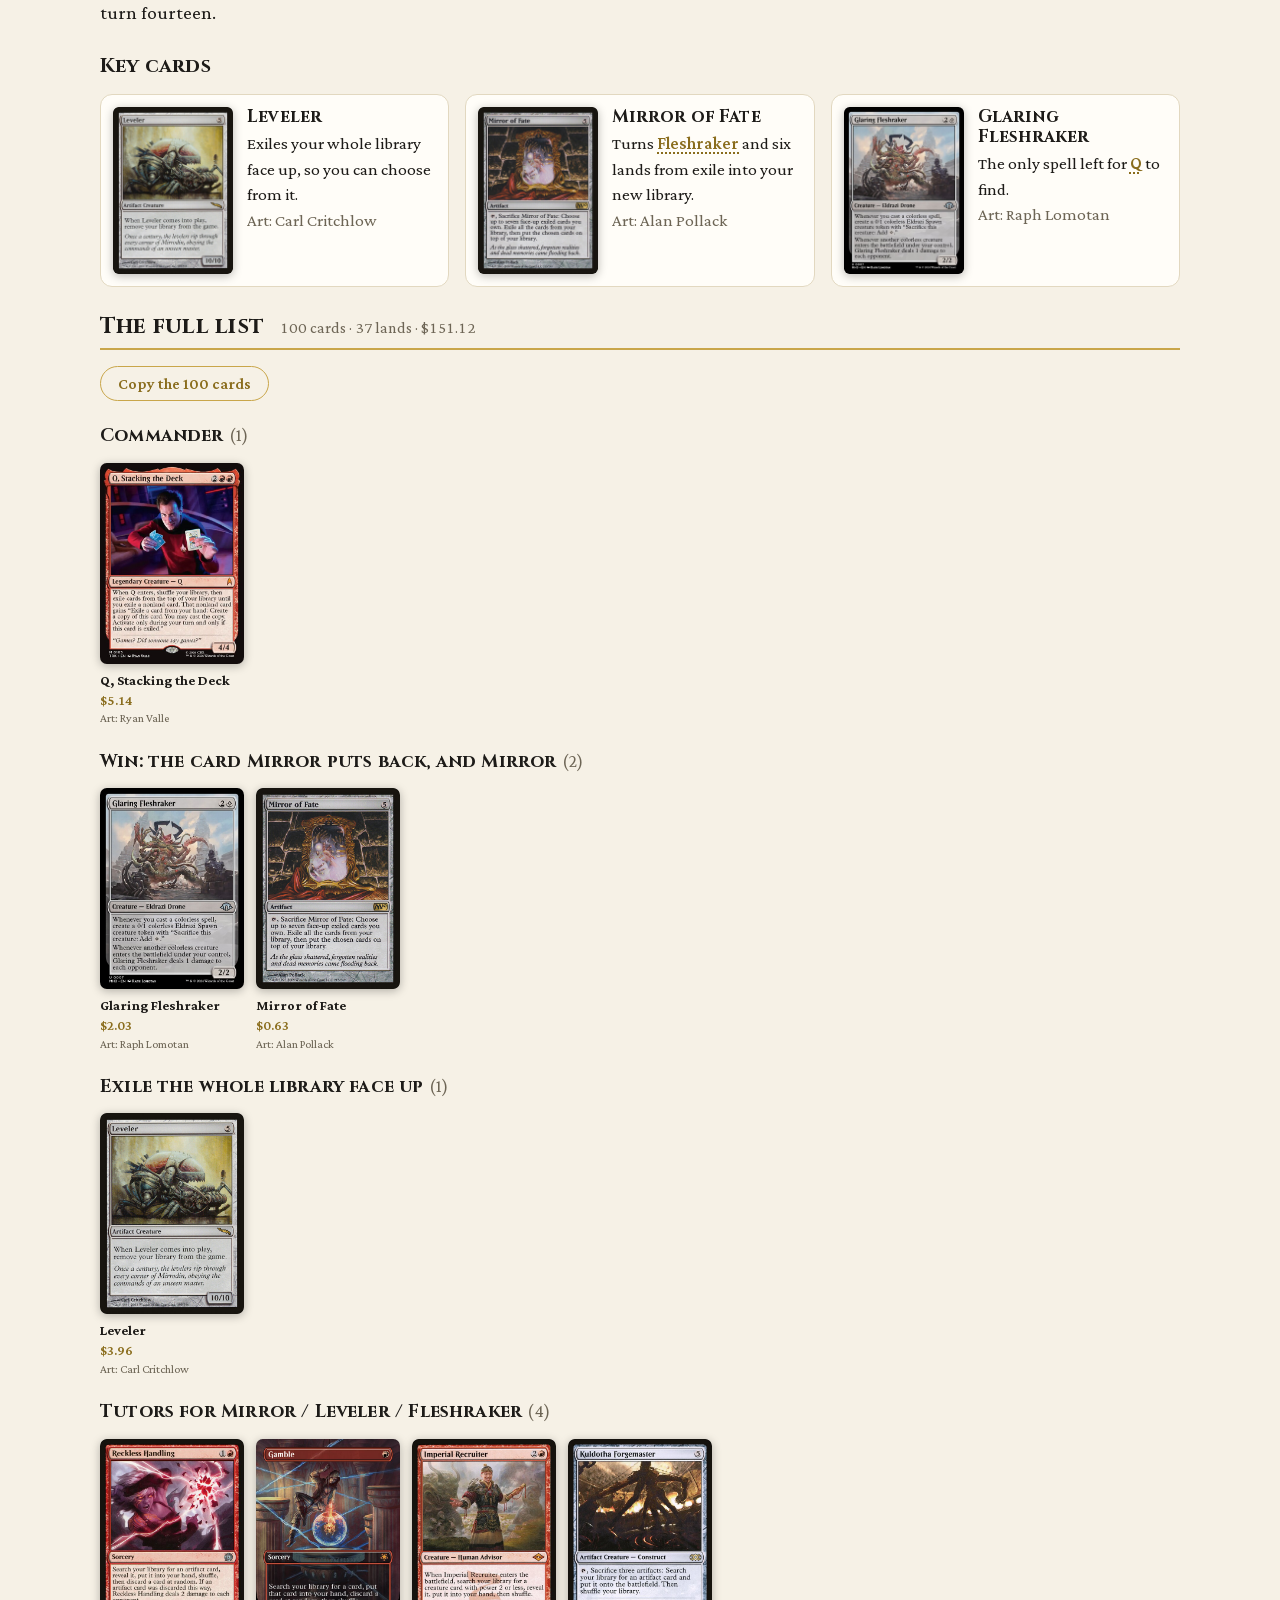
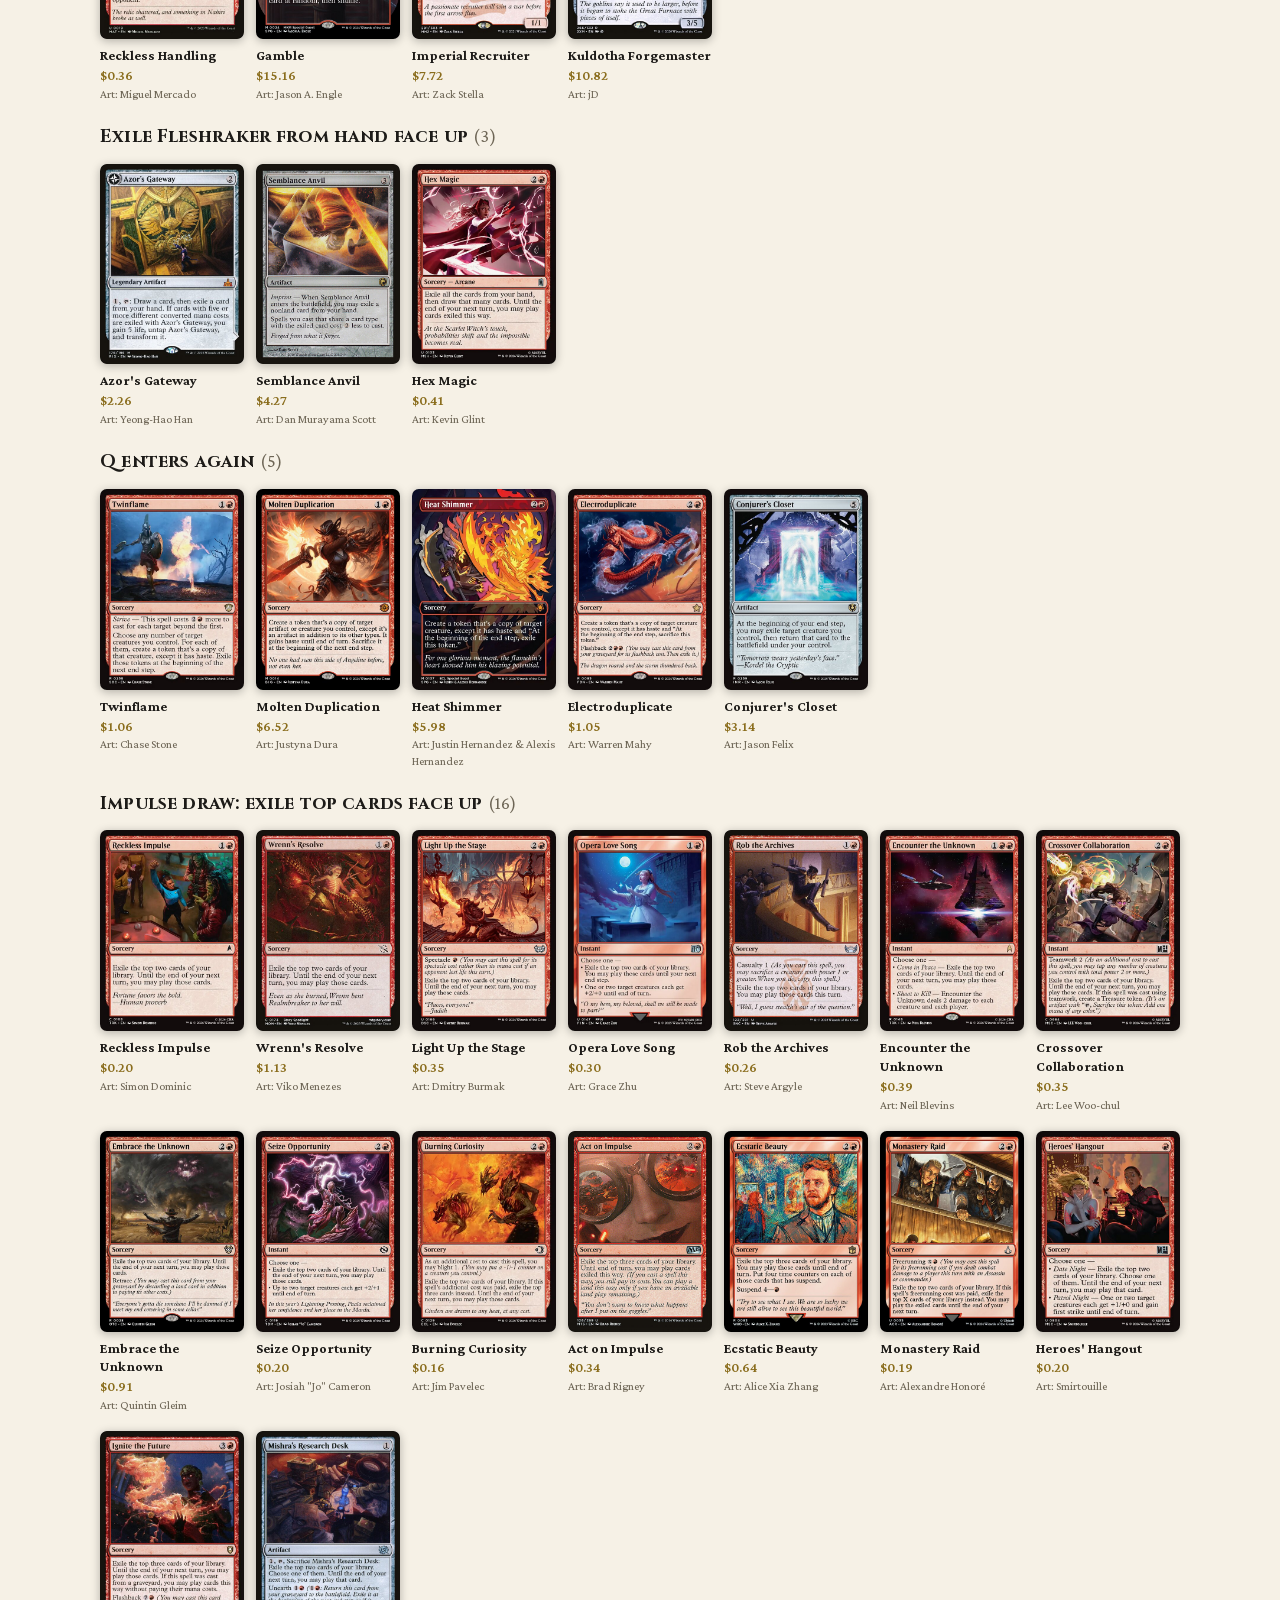
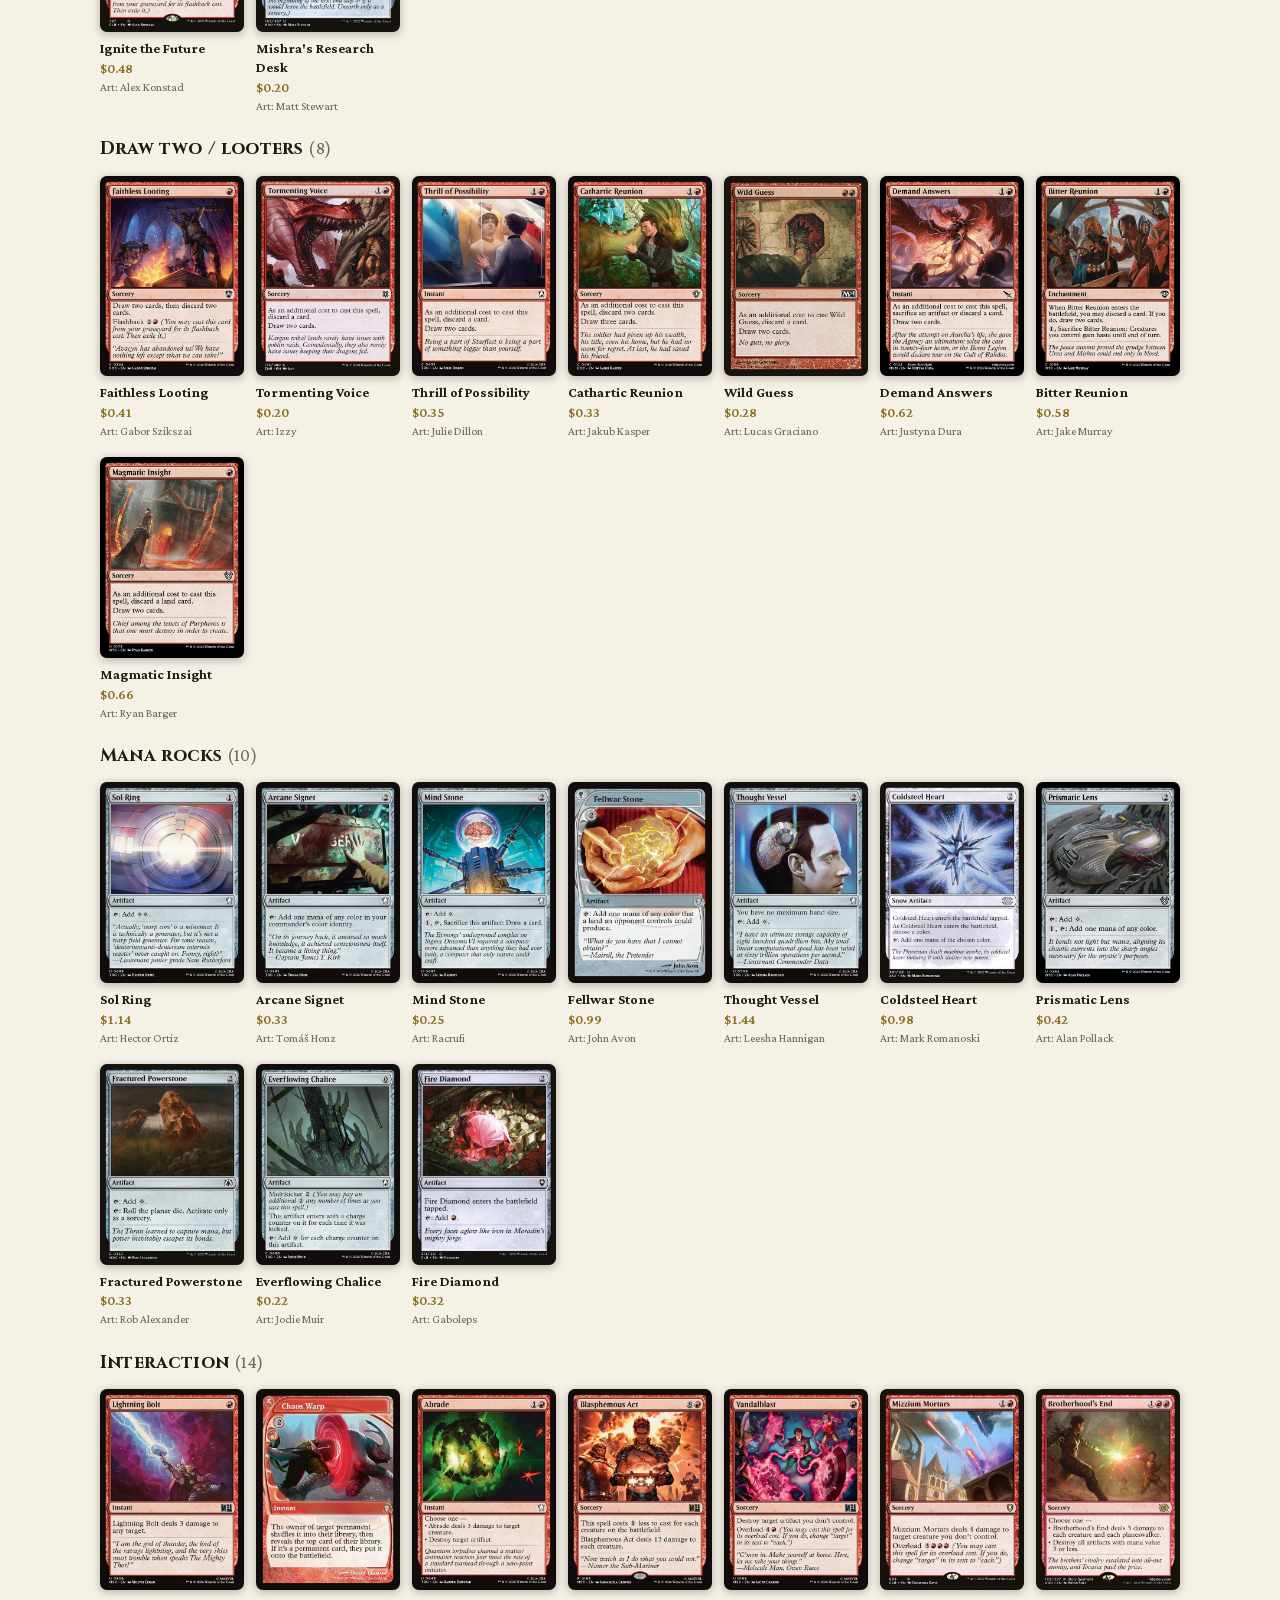
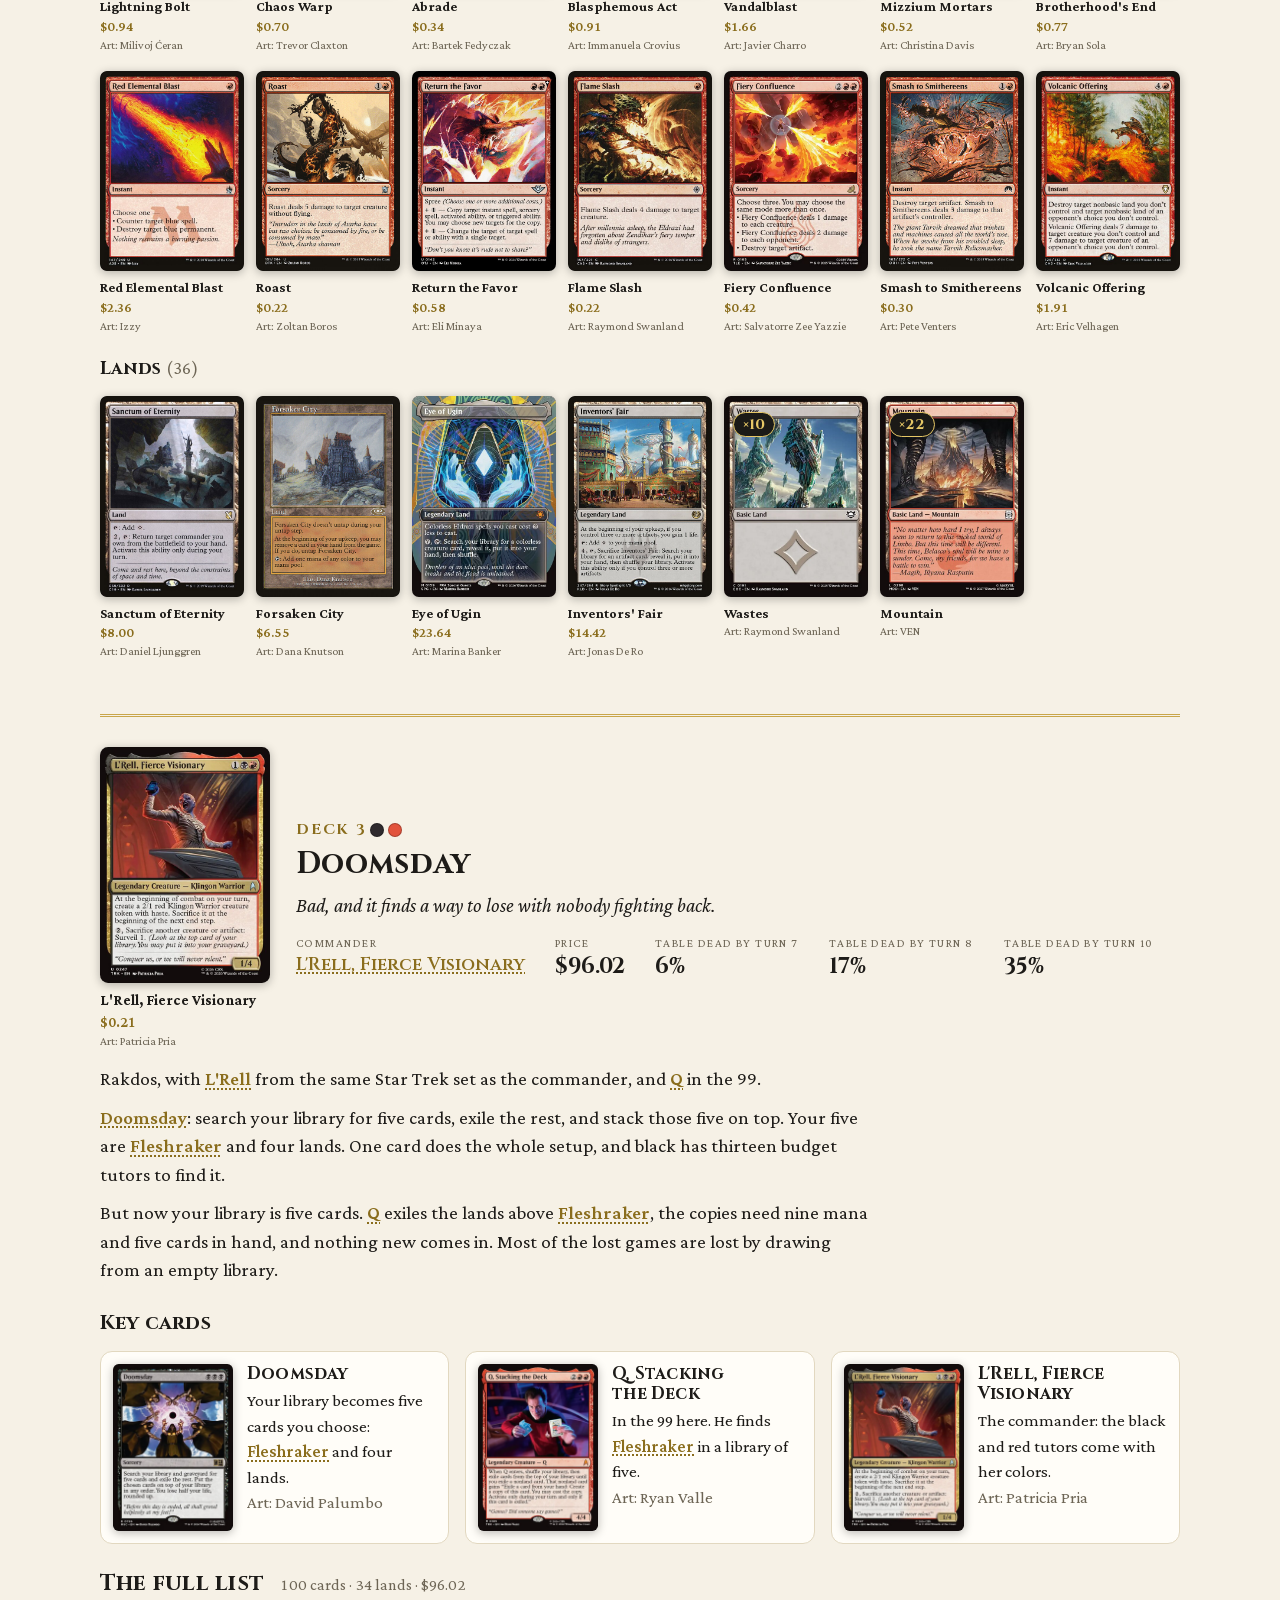
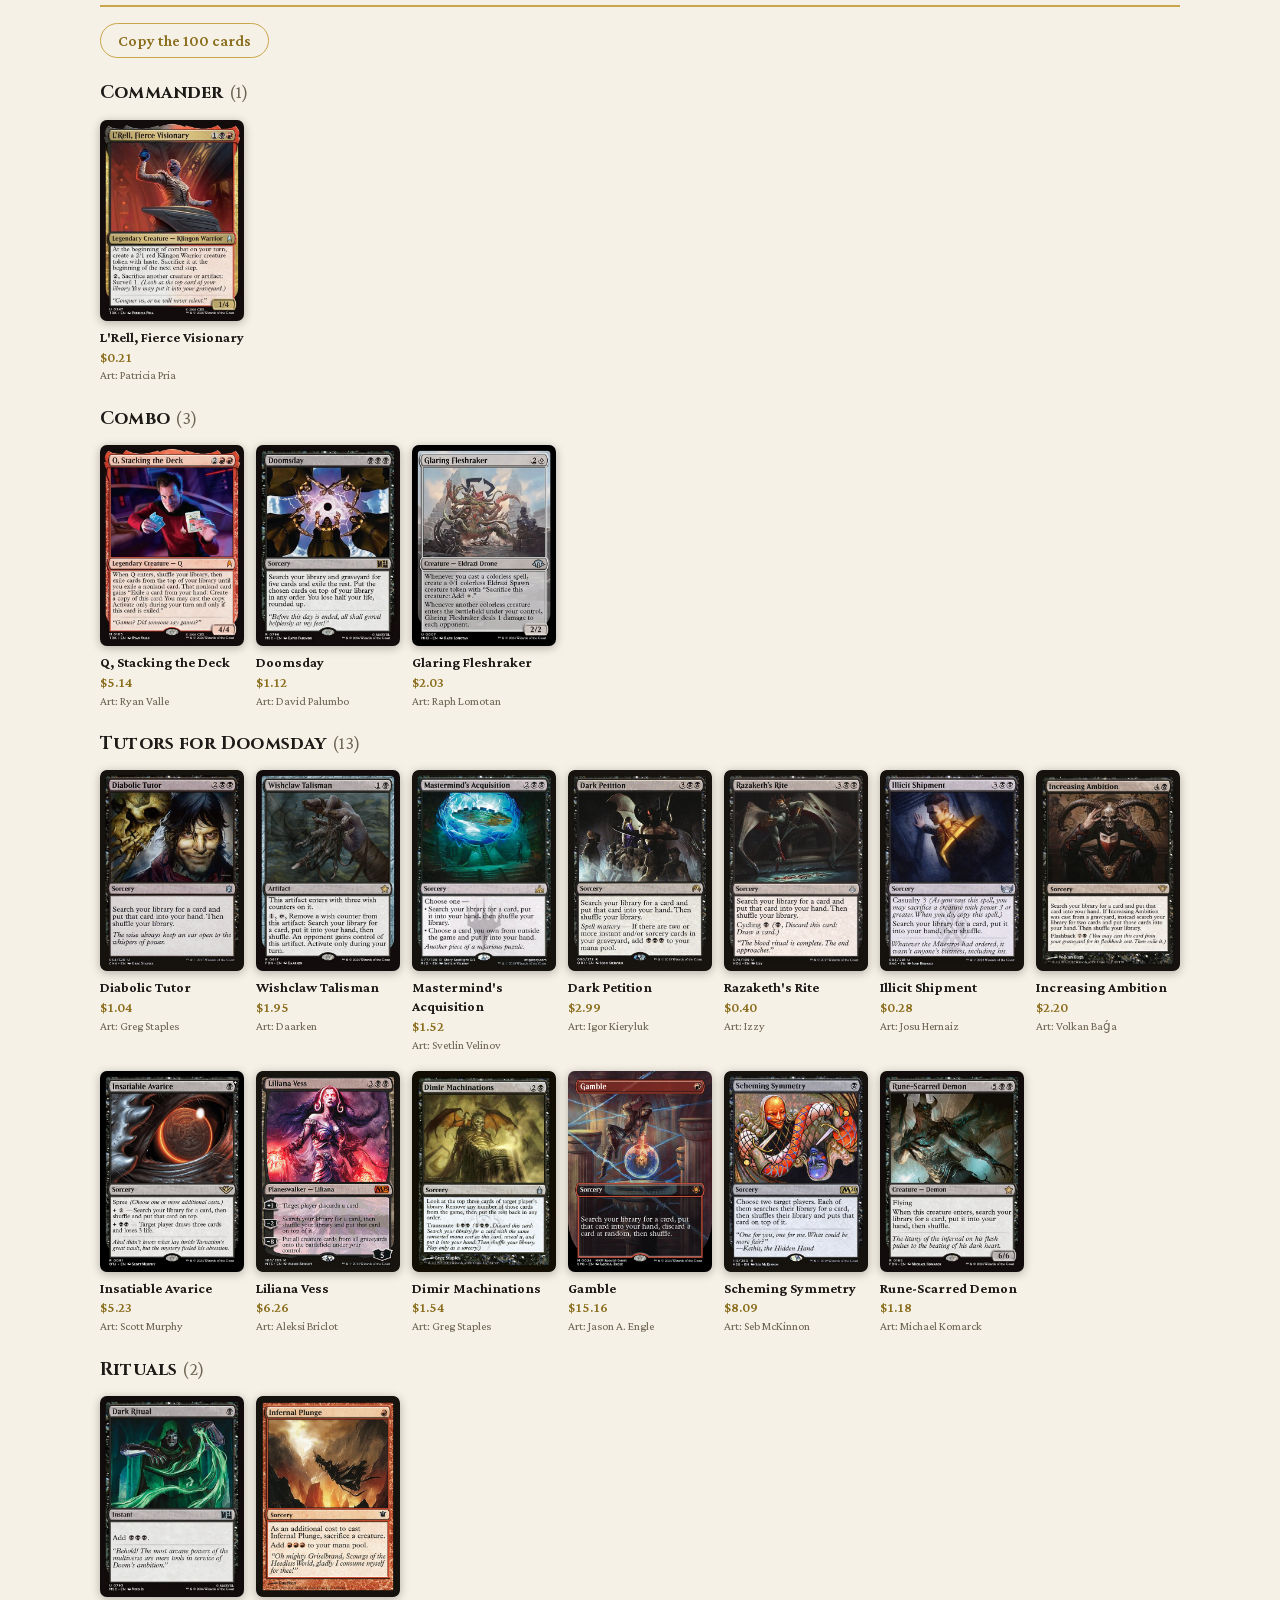
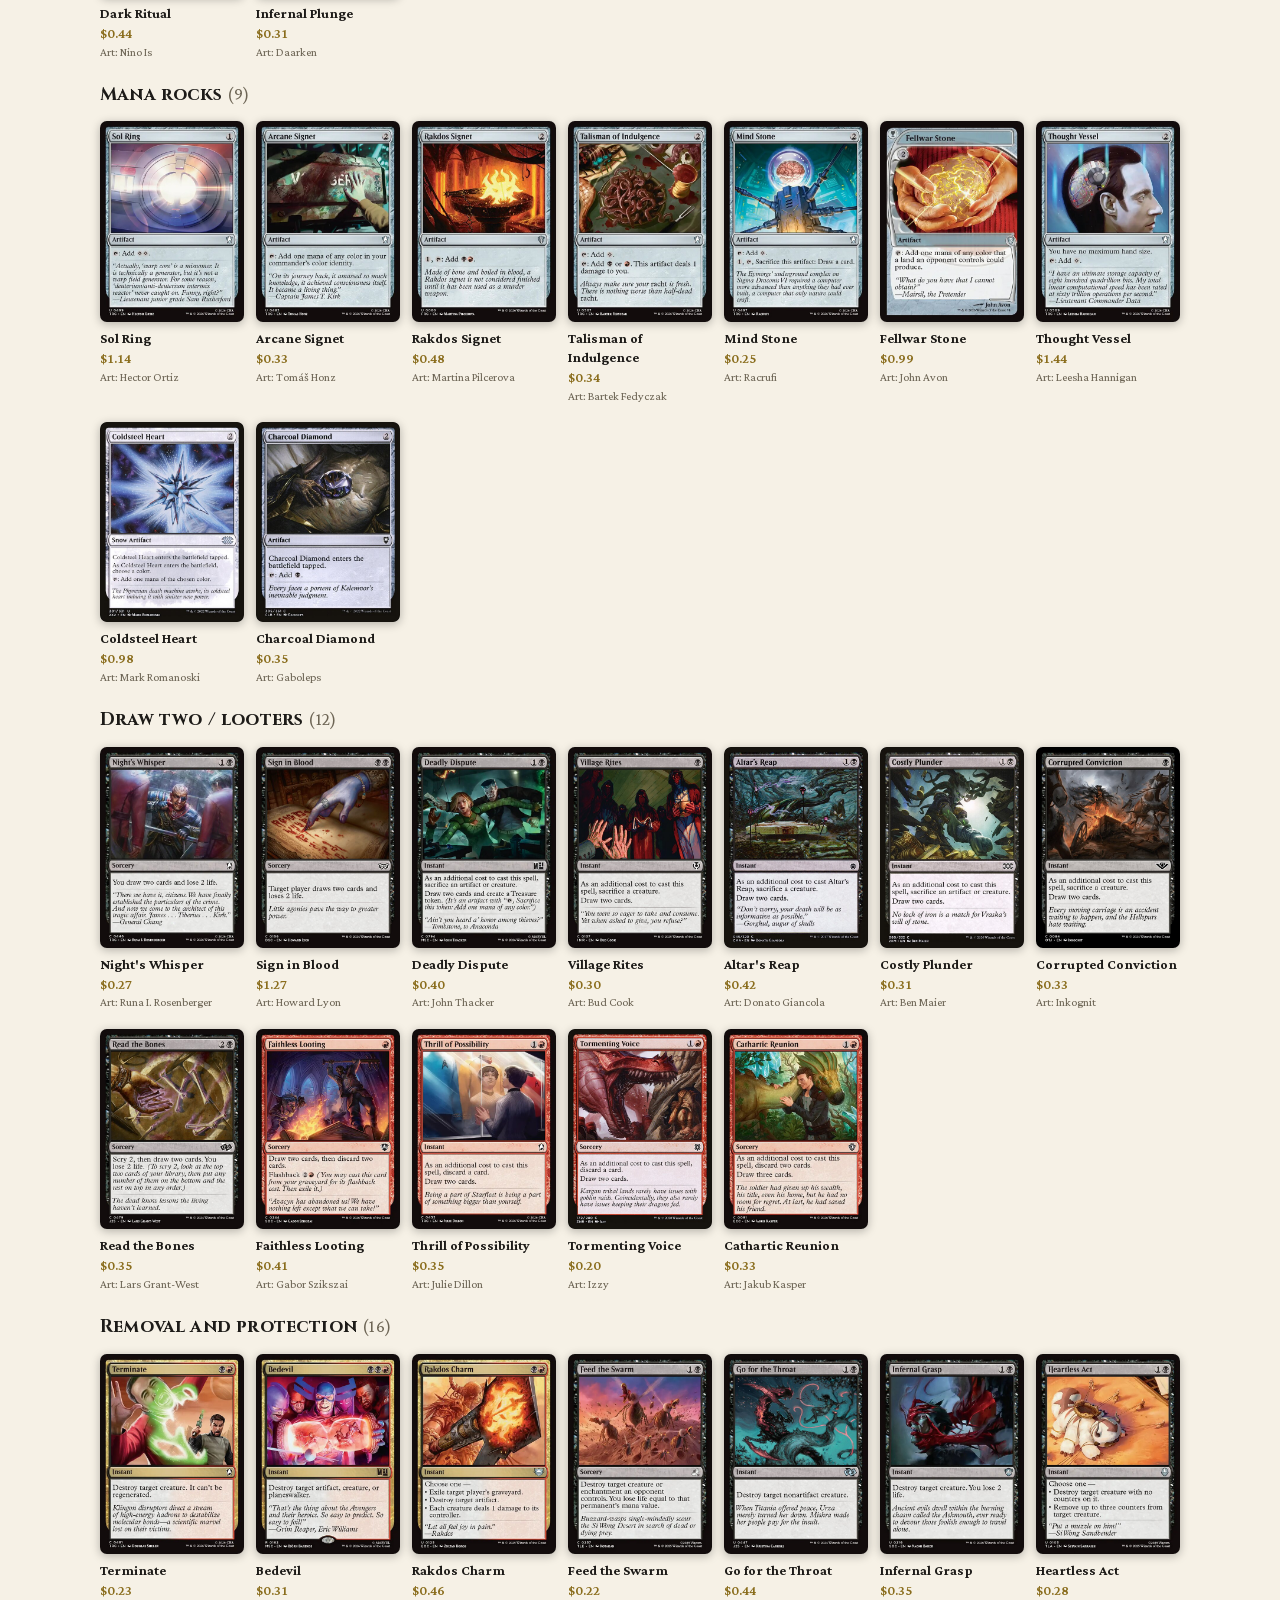
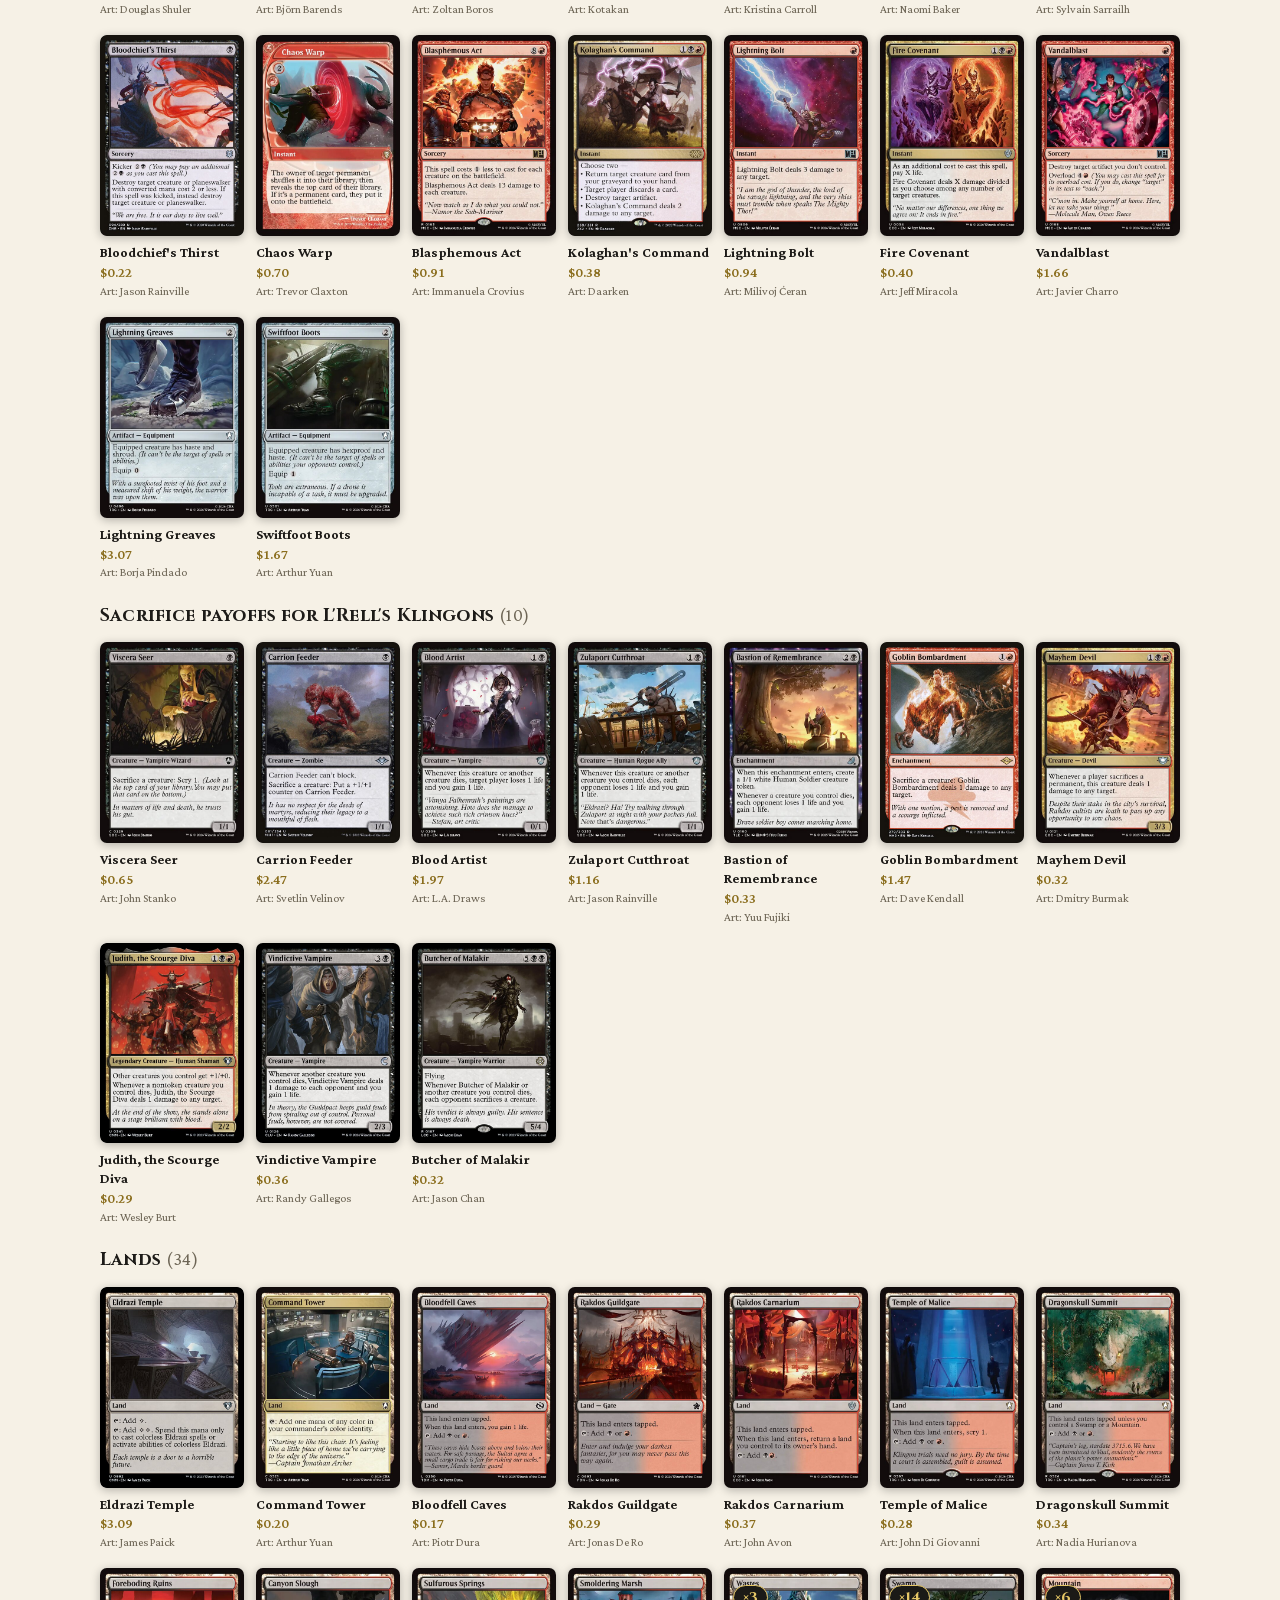
<file: commander/q.html>
<!doctype html>
<html lang="en">
<head>
<meta charset="utf-8">
<meta name="viewport" content="width=device-width, initial-scale=1">
<title>Q, Stacking the Deck: four ways to break him · Commander decklists · Limited Junkyard</title>
<meta name="description" content="Four decks where Q&#39;s random card is the same card every time. One is boring, two are bad, one is ridiculous. Full decklists with prices, every version explained.">
<meta property="og:title" content="Q, Stacking the Deck: four ways to break him">
<meta property="og:description" content="Four decks where Q&#39;s random card is the same card every time. One is boring, two are bad, one is ridiculous.">
<link rel="icon" href="../logo.png">
<style>
  /* Display: Cinzel. Body: Crimson Pro (close to the book serif on Magic cards). Both SIL OFL, bundled. */
  @font-face { font-family: "Cinzel"; font-weight: 400 900; font-display: block;
    src: url("../fonts/Cinzel-latin.woff2") format("woff2");
    unicode-range: U+0000-00FF, U+0131, U+0152-0153, U+02BB-02BC, U+02C6, U+02DA, U+02DC, U+2000-206F, U+20AC, U+2122, U+2212; }
  @font-face { font-family: "Cinzel"; font-weight: 400 900; font-display: block;
    src: url("../fonts/Cinzel-latin-ext.woff2") format("woff2");
    unicode-range: U+0100-02BA, U+02BD-02C5, U+02C7-02CC, U+02CE-02D7, U+02DD-02FF, U+1E00-1EFF, U+2C60-2C7F, U+A720-A7FF; }
  @font-face { font-family: "Crimson Pro"; font-weight: 400 800; font-style: normal; font-display: block;
    src: url("../fonts/CrimsonPro-latin.woff2") format("woff2");
    unicode-range: U+0000-00FF, U+0131, U+0152-0153, U+02BB-02BC, U+02C6, U+02DA, U+02DC, U+2000-206F, U+20AC, U+2122, U+2212; }
  @font-face { font-family: "Crimson Pro"; font-weight: 400 800; font-style: normal; font-display: block;
    src: url("../fonts/CrimsonPro-latin-ext.woff2") format("woff2");
    unicode-range: U+0100-02BA, U+02BD-02C5, U+02C7-02CC, U+02CE-02D7, U+02DD-02FF, U+1E00-1EFF, U+2C60-2C7F, U+A720-A7FF; }
  @font-face { font-family: "Crimson Pro"; font-weight: 400 800; font-style: italic; font-display: block;
    src: url("../fonts/CrimsonPro-italic-latin.woff2") format("woff2"); }
  /* Commander pages: the site's cream-and-gold look (site_article.html), wider for card grids; dark mode follows the system */
  :root { --bg: #f6f1e6; --panel: #fffdf8; --panel-2: #fbf5e3; --ink: #1d1b18; --muted: #6d6555; --gold: #8a6d1d; --gold-hi: #e6c766;
          --line: #e2d8c0; --edge: #c9a64a; --night: #1b1a17; --ok: #2f7a4d; --out: #9a3b2c; }
  @media (prefers-color-scheme: dark) {
    :root { --bg: #15171c; --panel: #1e2128; --panel-2: #262a32; --ink: #ece7da; --muted: #a29d8e; --gold: #d9b44a;
            --line: #353a46; --edge: #8a7330; --ok: #6cc28f; --out: #e08a78; color-scheme: dark; }
  }
  * { box-sizing: border-box; }
  html { scroll-behavior: smooth; }
  body { margin: 0; background: var(--bg); color: var(--ink); font: 18px/1.5 "Crimson Pro", Georgia, serif; }
  a { color: var(--gold); }
  h1, h2, h3 { font-family: "Cinzel", Georgia, serif; line-height: 1.2; letter-spacing: .01em; margin: 0; text-wrap: balance; }
  p { margin: 0; }
  .wrap { max-width: 1120px; margin: 0 auto; padding: 0 20px; }

  /* top bar, same on every Commander page */
  .top { background: var(--night); color: #f1ead8; position: sticky; top: 0; z-index: 10; border-bottom: 1px solid #2c2a25; }
  .top .wrap { display: flex; align-items: center; gap: 12px; height: 60px; }
  .top img { width: 40px; height: 40px; border-radius: 50%; display: block; border: 2px solid var(--gold-hi); }
  .top .name { font: 700 18px "Cinzel", Georgia, serif; color: #f1ead8; text-decoration: none; white-space: nowrap; }
  .top nav { margin-left: auto; display: flex; align-items: center; gap: 20px; }
  .top nav a { color: #d9d1bd; text-decoration: none; font-size: 17px; white-space: nowrap; }
  .top nav a:hover, .top nav a[aria-current] { color: var(--gold-hi); }
  .btn { display: inline-flex; align-items: center; gap: 8px; border-radius: 999px; padding: 8px 17px; font: 600 16px "Crimson Pro", Georgia, serif;
         text-decoration: none; white-space: nowrap; cursor: pointer; border: 0; transition: transform .15s ease, box-shadow .15s ease; }
  .btn:hover { transform: translateY(-1px); }
  .btn svg { width: 17px; height: 17px; }
  .btn.gold { background: var(--gold-hi); color: #1d1b18 !important; box-shadow: 0 4px 14px rgba(230,199,102,.25); }
  .btn.line { background: transparent; border: 1.5px solid var(--edge); color: var(--gold) !important; }
  .btn:focus-visible, a:focus-visible, button:focus-visible { outline: 3px solid var(--gold-hi); outline-offset: 2px; }

  .crumb { font-size: 15px; color: var(--muted); padding: 18px 0 0; }
  .crumb a { text-decoration: none; }
  .chip { display: inline-block; font-size: 12px; letter-spacing: 1.5px; text-transform: uppercase; color: var(--gold);
          border: 1px solid var(--edge); border-radius: 999px; padding: 2px 10px; background: var(--panel-2); white-space: nowrap; }
  .dots { display: inline-flex; gap: 4px; vertical-align: middle; }
  .dot { width: 14px; height: 14px; border-radius: 50%; border: 1px solid rgba(0,0,0,.25); display: inline-block; }
  .dot.W { background: #f8f1d4; } .dot.U { background: #3d8ee0; } .dot.B { background: #2f2a2d; } .dot.R { background: #e2533c; } .dot.G { background: #3f9a5a; }
  @media (prefers-color-scheme: dark) { .dot.B { background: #0b0a0b; border-color: #6d6555; } }

  footer { margin-top: 56px; background: var(--night); color: #b9b19c; font-size: 14px; }
  footer .wrap { padding-top: 18px; padding-bottom: 28px; }
  footer p { margin: 4px 0; }
  footer b { color: #f1ead8; }
  footer a { color: var(--gold-hi); }
  @media (max-width: 640px) {
    .wrap { padding: 0 16px; }
    .top nav { gap: 12px; }
    .top nav a.text { display: none; }
    .top .btn { padding: 6px 12px; font-size: 15px; }
    .top .long { display: none; }
  }
  @media (max-width: 420px) { .top .name { display: none; } }
  .hero { display: grid; grid-template-columns: 250px minmax(0, 1fr); gap: 34px; align-items: center; padding: 22px 0 8px; }
  .hero .cmd img { width: 100%; height: auto; display: block; border-radius: 4.75% / 3.5%; box-shadow: 0 12px 30px rgba(0,0,0,.35); }
  .hero .cmd figcaption { font-size: 13px; color: var(--muted); margin-top: 6px; text-align: center; }
  .hero h1 { font-size: clamp(30px, 4.4vw, 46px); margin: 10px 0 12px; }
  .hero .lede { font-size: 20px; max-width: 62ch; }
  .facts { display: flex; flex-wrap: wrap; gap: 10px 30px; margin: 20px 0 22px; padding: 0; }
  .facts div { display: flex; flex-direction: column; }
  .facts dt { font-size: 12px; letter-spacing: .12em; text-transform: uppercase; color: var(--muted); }
  .facts dd { margin: 0; font: 700 22px "Cinzel", Georgia, serif; font-variant-numeric: tabular-nums; }
  .cta { display: flex; flex-wrap: wrap; gap: 10px; }

  .subnav { position: sticky; top: 60px; z-index: 9; background: var(--bg); border-bottom: 1px solid var(--line); margin-top: 26px; }
  .subnav .wrap { display: flex; gap: 8px; overflow-x: auto; padding-top: 10px; padding-bottom: 10px; scrollbar-width: thin; }
  .subnav a { flex: none; text-decoration: none; color: var(--ink); border: 1px solid var(--line); background: var(--panel); border-radius: 999px;
              padding: 5px 14px; font-size: 16px; white-space: nowrap; }
  .subnav a:hover { border-color: var(--edge); color: var(--gold); }

  section { padding-top: 46px; scroll-margin-top: 120px; display: flex; flex-direction: column; gap: 16px; min-width: 0; }
  section > h2, .deckhead h2 { font-size: 27px; }
  .h2row { display: flex; flex-wrap: wrap; align-items: baseline; gap: 6px 16px; padding-bottom: 8px; border-bottom: 2px solid var(--edge); }
  .h2row h2 { font-size: 23px; }
  .h2row .count { color: var(--muted); font-size: 16px; font-variant-numeric: tabular-nums; }
  .blurb { color: var(--muted); max-width: 72ch; }
  .prose p { max-width: 70ch; margin-bottom: 10px; font-size: 19px; }
  .aside { font-size: 15px; color: var(--muted); max-width: 80ch; }

  /* versions */
  .versions { display: grid; grid-template-columns: repeat(auto-fit, minmax(250px, 1fr)); gap: 18px; }
  .ver { background: var(--panel); border: 1px solid var(--line); border-radius: 16px; padding: 18px 20px; display: flex; flex-direction: column; gap: 8px;
         box-shadow: 0 10px 30px rgba(60,45,10,.06); }
  .ver.main { border: 2px solid var(--edge); }
  .ver h3 { font-size: 21px; display: flex; justify-content: space-between; align-items: baseline; gap: 8px; }
  .ver .price { font: 700 30px "Cinzel", Georgia, serif; color: var(--gold); font-variant-numeric: tabular-nums; }
  .ver .stat { font-size: 16px; color: var(--muted); }
  .ver .stat b { color: var(--ink); }
  .ver p { font-size: 17px; }
  .ver .acts { display: flex; flex-wrap: wrap; gap: 8px; margin-top: auto; padding-top: 6px; }
  .copied { font-size: 14px; color: var(--ok); min-height: 1em; }
  .since { background: var(--panel-2); border-left: 4px solid var(--edge); border-radius: 0 10px 10px 0; padding: 10px 14px; font-size: 17px; max-width: 80ch; }

  /* tables */
  .scroll { overflow-x: auto; }
  table { border-collapse: collapse; font-variant-numeric: tabular-nums; width: 100%; min-width: 560px; background: var(--panel);
          border: 1px solid var(--line); border-radius: 12px; font-size: 17px; }
  th, td { padding: 10px 14px; text-align: right; border-bottom: 1px solid var(--line); white-space: nowrap; }
  thead th { font-size: 13px; letter-spacing: .08em; text-transform: uppercase; color: var(--muted); font-weight: 600; }
  th:first-child, td.l { text-align: left; }
  td.verdict { white-space: normal; text-align: left; color: var(--muted); font-size: 16px; min-width: 170px; }
  @media (max-width: 1000px) { .c-cmd { display: none; } }
  tbody tr:last-child th, tbody tr:last-child td { border-bottom: 0; }
  tbody tr.main th, tbody tr.main td { font-weight: 700; }
  tbody th a { text-decoration: none; }

  /* cards */
  .grid { display: grid; grid-template-columns: repeat(auto-fill, minmax(168px, 1fr)); gap: 24px 16px; }
  .grid.small { grid-template-columns: repeat(auto-fill, minmax(128px, 1fr)); gap: 18px 12px; }
  .card { margin: 0; display: flex; flex-direction: column; gap: 7px; min-width: 0; }
  .zoom { all: unset; cursor: zoom-in; display: block; border-radius: 4.75% / 3.5%; position: relative; }
  .zoom:focus-visible { outline: 3px solid var(--gold-hi); outline-offset: 3px; }
  .card img { display: block; width: 100%; height: auto; border-radius: 4.75% / 3.5%; box-shadow: 0 2px 10px rgba(0,0,0,.28); background: var(--line); }
  .qty { position: absolute; top: 8%; left: 6%; background: var(--night); color: var(--gold-hi); font: 700 15px "Cinzel", Georgia, serif;
         border-radius: 999px; padding: 1px 9px; border: 1px solid var(--gold-hi); }
  figcaption { display: flex; flex-direction: column; gap: 1px; font-size: 15px; line-height: 1.35; }
  .name { font-weight: 700; }
  .usd { color: var(--gold); font-weight: 600; font-variant-numeric: tabular-nums; }
  .note { color: var(--ink); }
  .artist { color: var(--muted); font-size: 12px; }
  .grid.small figcaption { font-size: 14px; }

  .steps { list-style: none; margin: 0; padding: 0; display: grid; gap: 16px; counter-reset: step; grid-template-columns: repeat(auto-fit, minmax(160px, 1fr)); }
  .steps li { counter-increment: step; display: flex; flex-direction: column; gap: 8px; min-width: 0; }
  .steps li p { font-size: 16px; }
  .steps li p::before { content: counter(step) ". "; font: 700 17px "Cinzel", Georgia, serif; color: var(--gold); }
  .steps .card .name, .steps .card .usd, .steps .card .note { display: none; }
  .numlist { margin: 0; padding-left: 24px; max-width: 70ch; font-size: 19px; }
  .numlist li { margin-bottom: 6px; }
  .numlist.walk li { margin-bottom: 10px; padding-left: 4px; }
  .numlist.walk li::marker { font: 700 17px "Cinzel", Georgia, serif; color: var(--gold); }
  .faq { display: grid; gap: 12px; max-width: 76ch; margin: 4px 0 22px; }
  .faq > div { background: var(--panel); border: 1px solid var(--line); border-left: 3px solid var(--edge); border-radius: 8px; padding: 12px 16px; }
  .faq p { font-size: 18px; }
  .faq .q { font-weight: 700; margin-bottom: 4px; }
  .explain { display: grid; grid-template-columns: 190px minmax(0, 1fr); gap: 24px; align-items: start; background: var(--panel);
             border: 1px solid var(--line); border-radius: 16px; padding: 20px; }

  .keys { display: grid; grid-template-columns: repeat(auto-fit, minmax(300px, 1fr)); gap: 16px; }
  .key { display: grid; grid-template-columns: 120px minmax(0, 1fr); gap: 14px; align-items: start; background: var(--panel);
         border: 1px solid var(--line); border-radius: 12px; padding: 12px; }
  .key .card figcaption { display: none; }
  .key h3 { font-size: 17px; margin-bottom: 4px; }
  .key p { font-size: 17px; }

  .swaps { list-style: none; margin: 0; padding: 0; display: grid; gap: 14px; grid-template-columns: repeat(auto-fill, minmax(320px, 1fr)); }
  .swaps li { display: grid; grid-template-columns: 100px minmax(0, 1fr); gap: 14px; align-items: start; background: var(--panel);
              border: 1px solid var(--line); border-radius: 12px; padding: 12px; min-width: 0; }
  .swaps .card figcaption { display: none; }
  .swaps p { font-size: 16px; }
  .swaps .out { color: var(--out); text-decoration: line-through; text-decoration-thickness: 1px; }
  .swaps .in { color: var(--ok); font-weight: 700; }
  .swaps .artist { display: block; margin-top: 4px; }
  .variant { background: var(--panel-2); border: 1px solid var(--line); border-radius: 16px; padding: 18px 20px; display: flex; flex-direction: column; gap: 12px; }
  .variant h3 { font-size: 21px; }

  .deck { border-top: 3px double var(--edge); margin-top: 54px; padding-top: 30px; }
  .deckhead { display: grid; grid-template-columns: 170px minmax(0, 1fr); gap: 26px; align-items: center; }
  .deckhead .num { font: 700 15px "Cinzel", Georgia, serif; color: var(--gold); letter-spacing: .12em; text-transform: uppercase; }
  .deckhead h2 { margin: 4px 0 8px; font-size: 30px; }
  .deckhead .verdict { font-size: 20px; font-style: italic; }
  .deckhead .facts { margin: 14px 0 0; }
  .basics { color: var(--muted); }
  details.txt summary { cursor: pointer; color: var(--gold); }
  details.txt pre { background: var(--panel); border: 1px solid var(--line); border-radius: 10px; padding: 12px 14px; max-height: 300px; overflow: auto;
                    font-size: 14px; line-height: 1.45; white-space: pre; }
  .listacts { display: flex; flex-wrap: wrap; align-items: center; gap: 10px; }

  dialog { border: 0; padding: 0; background: transparent; max-width: min(92vw, 488px); }
  dialog::backdrop { background: rgba(6,10,14,.8); }
  dialog img { display: block; width: 100%; height: auto; border-radius: 4.75% / 3.5%; }
  dialog button { all: unset; cursor: zoom-out; display: block; }

  @media (max-width: 760px) {
    .hero { grid-template-columns: 1fr; gap: 18px; }
    .hero .cmd { width: 190px; }
    .deckhead { grid-template-columns: 110px minmax(0, 1fr); gap: 16px; }
    .deckhead h2 { font-size: 24px; }
    .explain { grid-template-columns: 1fr; }
    .explain .card { width: 160px; }
  }
  @media (max-width: 480px) {
    body { font-size: 17px; }
    .grid { grid-template-columns: repeat(2, minmax(0, 1fr)); gap: 18px 12px; }
    .grid.small { grid-template-columns: repeat(3, minmax(0, 1fr)); gap: 14px 8px; }
    .grid.small .artist { display: none; }
    .swaps { grid-template-columns: 1fr; }
    .swaps li { grid-template-columns: 84px minmax(0, 1fr); }
    .key { grid-template-columns: 96px minmax(0, 1fr); }
    .keys { grid-template-columns: 1fr; }
    .prose p, .numlist { font-size: 18px; }
  }
</style>
<link rel="stylesheet" href="../cardpop.css">
</head>
<body>





<header class="top"><div class="wrap">
  <a href="https://www.youtube.com/@LimitedJunkyard"><img src="../logo.png" alt="Limited Junkyard on YouTube"></a>
  <a class="name" href="../index.html">Limited Junkyard</a>
  <nav>
    <a class="text" href="../index.html">Home</a>
    <a href="index.html" aria-current="page">Commander<span class="long"> decks</span></a>
    <a class="btn gold" href="https://www.youtube.com/@LimitedJunkyard"><svg viewBox="0 0 24 24" aria-hidden="true"><path fill="currentColor" d="M8 5.5v13l11-6.5z"/></svg>YouTube</a>
  </nav>
</div></header>

<main class="wrap">
  <p class="crumb"><a href="../index.html">Home</a> › <a href="index.html">Commander decks</a> › Q, Stacking the Deck</p>

  <div class="hero">
    <figure class="cmd card" style="margin:0"><button type="button" class="zoom" data-src="cards/q-stacking-the-deck.jpg" data-name="Q, Stacking the Deck" aria-label="Enlarge Q, Stacking the Deck"><img src="cards/q-stacking-the-deck.jpg" alt="Q, Stacking the Deck" width="488" height="680"></button>
      <figcaption>Art: Ryan Valle</figcaption></figure>
    <div>
      <span class="chip">Commander #2 · Star Trek</span> <span class="dots"><span class="dot R" title="R"></span></span>
      <h1>Q, Stacking the Deck: four ways to break him</h1>
      <p class="lede">When <span class="cn" tabindex="0" role="button" aria-haspopup="dialog" data-img="../commander/cards/q-stacking-the-deck.jpg" data-name="Q, Stacking the Deck" data-artist="Ryan Valle">Q</span> enters, you shuffle your library and exile cards from the top until you hit one that isn't a land. That card gains an ability: exile a card from your hand, make a copy of it, and cast the copy, as many times as you can pay. The catch is the shuffle. These four decks take the luck out: <span class="cn" tabindex="0" role="button" aria-haspopup="dialog" data-img="../commander/cards/q-stacking-the-deck.jpg" data-name="Q, Stacking the Deck" data-artist="Ryan Valle">Q</span> finds <span class="cn" tabindex="0" role="button" aria-haspopup="dialog" data-img="../commander/cards/glaring-fleshraker.jpg" data-name="Glaring Fleshraker" data-artist="Raph Lomotan">Glaring Fleshraker</span> every single time, and five copies of it kill the whole table.</p>
      
      <dl class="facts"><div><dt>Decks</dt><dd>4</dd></div>
        <div><dt>97 lands</dt><dd>$22</dd></div><div><dt>Mono-red</dt><dd>$151</dd></div><div><dt>Doomsday</dt><dd>$96</dd></div><div><dt>Elsha draws everything</dt><dd>$270</dd></div></dl>
      
      <div class="cta">
        <a class="btn gold" href="https://www.youtube.com/watch?v=lNJiDXd4BKk"><svg viewBox="0 0 24 24" aria-hidden="true"><path fill="currentColor" d="M8 5.5v13l11-6.5z"/></svg>Watch the video</a>
        <a class="btn line" href="#scoreboard">Compare the four decks ↓</a>
      </div>
    </div>
  </div>
</main>


<nav class="subnav" aria-label="On this page"><div class="wrap">
  <a href="#scoreboard">Scoreboard</a><a href="#copies">How it kills</a>
  <a href="#lands">1 · 97 lands</a><a href="#mirror">2 · Mono-red</a><a href="#doomsday">3 · Doomsday</a><a href="#elsha">4 · Elsha</a>
</div></nav>
<main class="wrap">
  <section id="scoreboard">
    <h2>The four decks</h2>
    <div class="scroll"><table>
      <thead><tr><th>Deck</th><th class="c-cmd">Commander</th><th>Price</th><th>Turn 6</th><th>Turn 7</th><th>Turn 8</th><th>Turn 10</th><th class="l">Verdict</th></tr></thead>
      <tbody><tr><th scope="row"><a href="#lands">1. 97 lands</a></th><td class="l c-cmd"><span class="cn" tabindex="0" role="button" aria-haspopup="dialog" data-img="../commander/cards/q-stacking-the-deck.jpg" data-name="Q, Stacking the Deck" data-artist="Ryan Valle">Q, Stacking the Deck</span></td><td>$22</td>
        <td>84%</td><td>86%</td><td>87%</td><td>91%</td><td class="verdict">The boring one. The best deck for the money.</td></tr><tr><th scope="row"><a href="#mirror">2. Mono-red</a></th><td class="l c-cmd"><span class="cn" tabindex="0" role="button" aria-haspopup="dialog" data-img="../commander/cards/q-stacking-the-deck.jpg" data-name="Q, Stacking the Deck" data-artist="Ryan Valle">Q, Stacking the Deck</span></td><td>$151</td>
        <td>—</td><td>—</td><td>2%</td><td>8%</td><td class="verdict">A real deck, and bad at this. Two specific cards, and red has about four ways to find them.</td></tr><tr><th scope="row"><a href="#doomsday">3. Doomsday</a></th><td class="l c-cmd"><span class="cn" tabindex="0" role="button" aria-haspopup="dialog" data-img="../commander/cards/l-rell-fierce-visionary.jpg" data-name="L&#x27;Rell, Fierce Visionary" data-artist="Patricia Pria">L'Rell, Fierce Visionary</span></td><td>$96</td>
        <td>—</td><td>6%</td><td>17%</td><td>35%</td><td class="verdict">Bad, and it finds a way to lose with nobody fighting back.</td></tr><tr><th scope="row"><a href="#elsha">4. Elsha draws everything</a></th><td class="l c-cmd"><span class="cn" tabindex="0" role="button" aria-haspopup="dialog" data-img="../commander/cards/elsha-of-the-infinite.jpg" data-name="Elsha of the Infinite" data-artist="G-host Lee">Elsha of the Infinite</span></td><td>$270</td>
        <td>62%</td><td>83%</td><td>91%</td><td>97%</td><td class="verdict">The ridiculous one. The one you&#39;ll actually want to play.</td></tr></tbody>
    </table></div>
    <p class="aside">Table dead by turn N. 20,000 simulated games per deck, three opponents at 40 life who do nothing, so the numbers are a ceiling, not a win rate. &#34;—&#34; means that turn wasn&#39;t measured. It&#39;s a combo deck: tell your table before the game. Prices: the cheapest printing of each card, Scryfall, 22 November 2026; basic lands not counted.</p>
  </section>

  <section id="copies">
    <h2>How five copies kill everyone</h2>
    <div class="explain">
      
      <figure class="card"><button type="button" class="zoom" data-src="cards/glaring-fleshraker.jpg" data-name="Glaring Fleshraker" aria-label="Enlarge Glaring Fleshraker"><img loading="lazy" src="cards/glaring-fleshraker.jpg" alt="Glaring Fleshraker" width="488" height="680"></button>
<figcaption><span class="name">Glaring Fleshraker</span><span class="usd">$2.03</span><span class="artist">Art: Raph Lomotan</span></figcaption></figure>
      <div class="prose"><ol class="numlist"><li>Every copy is a colorless spell, so each <span class="cn" tabindex="0" role="button" aria-haspopup="dialog" data-img="../commander/cards/glaring-fleshraker.jpg" data-name="Glaring Fleshraker" data-artist="Raph Lomotan">Fleshraker</span> already on the battlefield makes an Eldrazi Spawn.</li><li>Every colorless creature that enters makes each <span class="cn" tabindex="0" role="button" aria-haspopup="dialog" data-img="../commander/cards/glaring-fleshraker.jpg" data-name="Glaring Fleshraker" data-artist="Raph Lomotan">Fleshraker</span> deal 1 damage to each opponent. That counts the Spawns and the new <span class="cn" tabindex="0" role="button" aria-haspopup="dialog" data-img="../commander/cards/glaring-fleshraker.jpg" data-name="Glaring Fleshraker" data-artist="Raph Lomotan">Fleshraker</span>.</li><li>So copies 1 to 5 deal 0, 2, 6, 12 and 20 damage: 40 to each opponent.</li><li>From the fourth copy on, the Spawns pay for the next one, so the only limit is cards in hand.</li></ol>
        <p class="aside" style="margin-top:10px">The copies are cast (rule 707.12), so <span class="cn" tabindex="0" role="button" aria-haspopup="dialog" data-img="../commander/cards/drannith-magistrate.jpg" data-name="Drannith Magistrate" data-artist="Kieran Yanner">Drannith Magistrate</span> stops all four decks: your opponents can't cast spells from anywhere but their hand, and <span class="cn" tabindex="0" role="button" aria-haspopup="dialog" data-img="../commander/cards/q-stacking-the-deck.jpg" data-name="Q, Stacking the Deck" data-artist="Ryan Valle">Q</span> becomes a four-mana creature. Kill her first, or don't start.</p></div>
    </div>
  </section>

  
  <section class="deck" id="lands">
    <div class="deckhead">
      <figure class="card"><button type="button" class="zoom" data-src="cards/q-stacking-the-deck.jpg" data-name="Q, Stacking the Deck" aria-label="Enlarge Q, Stacking the Deck"><img loading="lazy" src="cards/q-stacking-the-deck.jpg" alt="Q, Stacking the Deck" width="488" height="680"></button>
<figcaption><span class="name">Q, Stacking the Deck</span><span class="usd">$5.14</span><span class="artist">Art: Ryan Valle</span></figcaption></figure>
      <div>
        <span class="num">Deck 1</span> <span class="dots"><span class="dot R" title="R"></span></span>
        <h2>97 lands</h2>
        <p class="verdict">The boring one. The best deck for the money.</p>
        <dl class="facts"><div><dt>Commander</dt><dd style="font-size:18px"><span class="cn" tabindex="0" role="button" aria-haspopup="dialog" data-img="../commander/cards/q-stacking-the-deck.jpg" data-name="Q, Stacking the Deck" data-artist="Ryan Valle">Q, Stacking the Deck</span></dd></div><div><dt>Price</dt><dd>$21.75</dd></div>
          <div><dt>Table dead by turn 6</dt><dd>84%</dd></div><div><dt>Table dead by turn 7</dt><dd>86%</dd></div><div><dt>Table dead by turn 8</dt><dd>87%</dd></div><div><dt>Table dead by turn 10</dt><dd>91%</dd></div></dl>
        <p class="aside" style="margin-top:6px">The video&#39;s $35.42 counts the 93 basic lands too (12 Wastes at about $0.69, 81 Mountains at about $0.08).</p>
      </div>
    </div>
    <div class="prose"><p><span class="cn" tabindex="0" role="button" aria-haspopup="dialog" data-img="../commander/cards/q-stacking-the-deck.jpg" data-name="Q, Stacking the Deck" data-artist="Ryan Valle">Q</span> skips lands, so this deck gives him 97 of them and exactly two spells: <span class="cn" tabindex="0" role="button" aria-haspopup="dialog" data-img="../commander/cards/glaring-fleshraker.jpg" data-name="Glaring Fleshraker" data-artist="Raph Lomotan">Glaring Fleshraker</span>, the card that wins, and <span class="cn" tabindex="0" role="button" aria-haspopup="dialog" data-img="../commander/cards/twinflame.jpg" data-name="Twinflame" data-artist="Chase Stone">Twinflame</span>, the card that re-rolls.</p><p>If <span class="cn" tabindex="0" role="button" aria-haspopup="dialog" data-img="../commander/cards/q-stacking-the-deck.jpg" data-name="Q, Stacking the Deck" data-artist="Ryan Valle">Q</span> hits <span class="cn" tabindex="0" role="button" aria-haspopup="dialog" data-img="../commander/cards/twinflame.jpg" data-name="Twinflame" data-artist="Chase Stone">Twinflame</span>, copy it onto <span class="cn" tabindex="0" role="button" aria-haspopup="dialog" data-img="../commander/cards/q-stacking-the-deck.jpg" data-name="Q, Stacking the Deck" data-artist="Ryan Valle">Q</span>. A copy of <span class="cn" tabindex="0" role="button" aria-haspopup="dialog" data-img="../commander/cards/q-stacking-the-deck.jpg" data-name="Q, Stacking the Deck" data-artist="Ryan Valle">Q</span> enters and shuffles again, and now the only spell left in the library is <span class="cn" tabindex="0" role="button" aria-haspopup="dialog" data-img="../commander/cards/glaring-fleshraker.jpg" data-name="Glaring Fleshraker" data-artist="Raph Lomotan">Fleshraker</span>.</p><p><span class="cn" tabindex="0" role="button" aria-haspopup="dialog" data-img="../commander/cards/twinflame.jpg" data-name="Twinflame" data-artist="Chase Stone">Twinflame</span> has a second job. If you draw <span class="cn" tabindex="0" role="button" aria-haspopup="dialog" data-img="../commander/cards/glaring-fleshraker.jpg" data-name="Glaring Fleshraker" data-artist="Raph Lomotan">Fleshraker</span>, <span class="cn" tabindex="0" role="button" aria-haspopup="dialog" data-img="../commander/cards/q-stacking-the-deck.jpg" data-name="Q, Stacking the Deck" data-artist="Ryan Valle">Q</span> can't find it anymore, so cast it from your hand. Now <span class="cn" tabindex="0" role="button" aria-haspopup="dialog" data-img="../commander/cards/twinflame.jpg" data-name="Twinflame" data-artist="Chase Stone">Twinflame</span> is the only spell <span class="cn" tabindex="0" role="button" aria-haspopup="dialog" data-img="../commander/cards/q-stacking-the-deck.jpg" data-name="Q, Stacking the Deck" data-artist="Ryan Valle">Q</span> can hit, and every copy of <span class="cn" tabindex="0" role="button" aria-haspopup="dialog" data-img="../commander/cards/twinflame.jpg" data-name="Twinflame" data-artist="Chase Stone">Twinflame</span> copies your <span class="cn" tabindex="0" role="button" aria-haspopup="dialog" data-img="../commander/cards/glaring-fleshraker.jpg" data-name="Glaring Fleshraker" data-artist="Raph Lomotan">Fleshraker</span>. Each new <span class="cn" tabindex="0" role="button" aria-haspopup="dialog" data-img="../commander/cards/glaring-fleshraker.jpg" data-name="Glaring Fleshraker" data-artist="Raph Lomotan">Fleshraker</span> is a colorless creature entering, so every <span class="cn" tabindex="0" role="button" aria-haspopup="dialog" data-img="../commander/cards/glaring-fleshraker.jpg" data-name="Glaring Fleshraker" data-artist="Raph Lomotan">Fleshraker</span> you already have deals 1 damage to each opponent: 1, then 2, then 3. The copies leave at the end of the turn, so it's slower than the main plan, but the simulator plays these games too, and they're part of the 84%.</p><p>Every copy costs a card from your hand, and here that&#39;s a Mountain. For once, a hand full of Mountains is exactly what you want.</p><p><span class="cn" tabindex="0" role="button" aria-haspopup="dialog" data-img="../commander/cards/q-stacking-the-deck.jpg" data-name="Q, Stacking the Deck" data-artist="Ryan Valle">Q</span> comes down on turn four. One rule: if <span class="cn" tabindex="0" role="button" aria-haspopup="dialog" data-img="../commander/cards/glaring-fleshraker.jpg" data-name="Glaring Fleshraker" data-artist="Raph Lomotan">Fleshraker</span> is in your opening hand, mulligan it away. <span class="cn" tabindex="0" role="button" aria-haspopup="dialog" data-img="../commander/cards/q-stacking-the-deck.jpg" data-name="Q, Stacking the Deck" data-artist="Ryan Valle">Q</span> can only find it in the library.</p></div>
    
    
    
    
    <h3 style="font-size:20px">Key cards</h3>
    <div class="keys"><div class="key"><figure class="card"><button type="button" class="zoom" data-src="cards/glaring-fleshraker.jpg" data-name="Glaring Fleshraker" aria-label="Enlarge Glaring Fleshraker"><img loading="lazy" src="cards/glaring-fleshraker.jpg" alt="Glaring Fleshraker" width="488" height="680"></button>
<figcaption><span class="name">Glaring Fleshraker</span><span class="usd">$2.03</span><span class="artist">Art: Raph Lomotan</span></figcaption></figure><div><h3>Glaring Fleshraker</h3><p>The card that wins. Five copies are 40 damage to each opponent.</p><p class="artist">Art: Raph Lomotan</p></div></div><div class="key"><figure class="card"><button type="button" class="zoom" data-src="cards/twinflame.jpg" data-name="Twinflame" aria-label="Enlarge Twinflame"><img loading="lazy" src="cards/twinflame.jpg" alt="Twinflame" width="488" height="680"></button>
<figcaption><span class="name">Twinflame</span><span class="usd">$1.06</span><span class="artist">Art: Chase Stone</span></figcaption></figure><div><h3>Twinflame</h3><p>Two jobs. If <span class="cn" tabindex="0" role="button" aria-haspopup="dialog" data-img="../commander/cards/q-stacking-the-deck.jpg" data-name="Q, Stacking the Deck" data-artist="Ryan Valle">Q</span> hits it, copy <span class="cn" tabindex="0" role="button" aria-haspopup="dialog" data-img="../commander/cards/q-stacking-the-deck.jpg" data-name="Q, Stacking the Deck" data-artist="Ryan Valle">Q</span>: the copy shuffles again and finds <span class="cn" tabindex="0" role="button" aria-haspopup="dialog" data-img="../commander/cards/glaring-fleshraker.jpg" data-name="Glaring Fleshraker" data-artist="Raph Lomotan">Fleshraker</span>. If you drew <span class="cn" tabindex="0" role="button" aria-haspopup="dialog" data-img="../commander/cards/glaring-fleshraker.jpg" data-name="Glaring Fleshraker" data-artist="Raph Lomotan">Fleshraker</span> and cast it, <span class="cn" tabindex="0" role="button" aria-haspopup="dialog" data-img="../commander/cards/twinflame.jpg" data-name="Twinflame" data-artist="Chase Stone">Twinflame</span>'s copies copy <span class="cn" tabindex="0" role="button" aria-haspopup="dialog" data-img="../commander/cards/glaring-fleshraker.jpg" data-name="Glaring Fleshraker" data-artist="Raph Lomotan">Fleshraker</span> instead, and each new one pings the table.</p><p class="artist">Art: Chase Stone</p></div></div><div class="key"><figure class="card"><button type="button" class="zoom" data-src="cards/sanctum-of-eternity.jpg" data-name="Sanctum of Eternity" aria-label="Enlarge Sanctum of Eternity"><img loading="lazy" src="cards/sanctum-of-eternity.jpg" alt="Sanctum of Eternity" width="488" height="680"></button>
<figcaption><span class="name">Sanctum of Eternity</span><span class="usd">$8.00</span><span class="artist">Art: Daniel Ljunggren</span></figcaption></figure><div><h3>Sanctum of Eternity</h3><p>Two mana: <span class="cn" tabindex="0" role="button" aria-haspopup="dialog" data-img="../commander/cards/q-stacking-the-deck.jpg" data-name="Q, Stacking the Deck" data-artist="Ryan Valle">Q</span> back to your hand. Recast him with no commander tax, and he rolls again.</p><p class="artist">Art: Daniel Ljunggren</p></div></div></div>
    
    
    <div class="h2row" style="margin-top:10px"><h2>The full list</h2><span class="count">100 cards · 97 lands · $21.75</span></div>
    <div class="listacts"><button type="button" class="btn line copy" data-target="list-lands">Copy the 100 cards</button><span class="copied" aria-live="polite"></span></div>
    <textarea id="list-lands" hidden>1 Q, Stacking the Deck
1 Glaring Fleshraker
1 Twinflame
1 Sanctum of Eternity
1 Eldrazi Temple
1 War Room
1 Bonders&#39; Enclave
12 Wastes
81 Mountain</textarea>
    
    
    <h3 style="font-size:18px;margin-top:8px">Commander <span class="count" style="font-family:'Crimson Pro',Georgia,serif;font-weight:400;color:var(--muted)">(1)</span></h3>
    <div class="grid small"><figure class="card"><button type="button" class="zoom" data-src="cards/q-stacking-the-deck.jpg" data-name="Q, Stacking the Deck" aria-label="Enlarge Q, Stacking the Deck"><img loading="lazy" src="cards/q-stacking-the-deck.jpg" alt="Q, Stacking the Deck" width="488" height="680"></button>
<figcaption><span class="name">Q, Stacking the Deck</span><span class="usd">$5.14</span><span class="artist">Art: Ryan Valle</span></figcaption></figure></div>
    
    
    <h3 style="font-size:18px;margin-top:8px">The two spells <span class="count" style="font-family:'Crimson Pro',Georgia,serif;font-weight:400;color:var(--muted)">(2)</span></h3>
    <div class="grid small"><figure class="card"><button type="button" class="zoom" data-src="cards/glaring-fleshraker.jpg" data-name="Glaring Fleshraker" aria-label="Enlarge Glaring Fleshraker"><img loading="lazy" src="cards/glaring-fleshraker.jpg" alt="Glaring Fleshraker" width="488" height="680"></button>
<figcaption><span class="name">Glaring Fleshraker</span><span class="usd">$2.03</span><span class="artist">Art: Raph Lomotan</span></figcaption></figure><figure class="card"><button type="button" class="zoom" data-src="cards/twinflame.jpg" data-name="Twinflame" aria-label="Enlarge Twinflame"><img loading="lazy" src="cards/twinflame.jpg" alt="Twinflame" width="488" height="680"></button>
<figcaption><span class="name">Twinflame</span><span class="usd">$1.06</span><span class="artist">Art: Chase Stone</span></figcaption></figure></div>
    
    
    <h3 style="font-size:18px;margin-top:8px">Utility lands <span class="count" style="font-family:'Crimson Pro',Georgia,serif;font-weight:400;color:var(--muted)">(4)</span></h3>
    <div class="grid small"><figure class="card"><button type="button" class="zoom" data-src="cards/sanctum-of-eternity.jpg" data-name="Sanctum of Eternity" aria-label="Enlarge Sanctum of Eternity"><img loading="lazy" src="cards/sanctum-of-eternity.jpg" alt="Sanctum of Eternity" width="488" height="680"></button>
<figcaption><span class="name">Sanctum of Eternity</span><span class="usd">$8.00</span><span class="artist">Art: Daniel Ljunggren</span></figcaption></figure><figure class="card"><button type="button" class="zoom" data-src="cards/eldrazi-temple.jpg" data-name="Eldrazi Temple" aria-label="Enlarge Eldrazi Temple"><img loading="lazy" src="cards/eldrazi-temple.jpg" alt="Eldrazi Temple" width="488" height="680"></button>
<figcaption><span class="name">Eldrazi Temple</span><span class="usd">$3.09</span><span class="artist">Art: James Paick</span></figcaption></figure><figure class="card"><button type="button" class="zoom" data-src="cards/war-room.jpg" data-name="War Room" aria-label="Enlarge War Room"><img loading="lazy" src="cards/war-room.jpg" alt="War Room" width="488" height="680"></button>
<figcaption><span class="name">War Room</span><span class="usd">$1.58</span><span class="artist">Art: Milivoj Ćeran</span></figcaption></figure><figure class="card"><button type="button" class="zoom" data-src="cards/bonders-enclave.jpg" data-name="Bonders&#39; Enclave" aria-label="Enlarge Bonders&#39; Enclave"><img loading="lazy" src="cards/bonders-enclave.jpg" alt="Bonders&#39; Enclave" width="488" height="680"></button>
<figcaption><span class="name">Bonders&#39; Enclave</span><span class="usd">$0.85</span><span class="artist">Art: Cliff Childs</span></figcaption></figure></div>
    
    
    <h3 style="font-size:18px;margin-top:8px">Basic lands <span class="count" style="font-family:'Crimson Pro',Georgia,serif;font-weight:400;color:var(--muted)">(93)</span></h3>
    <div class="grid small"><figure class="card"><button type="button" class="zoom" data-src="cards/wastes.jpg" data-name="Wastes" aria-label="Enlarge Wastes"><img loading="lazy" src="cards/wastes.jpg" alt="Wastes" width="488" height="680"><span class="qty">×12</span></button>
<figcaption><span class="name">Wastes</span><span class="artist">Art: Raymond Swanland</span></figcaption></figure><figure class="card"><button type="button" class="zoom" data-src="cards/mountain.jpg" data-name="Mountain" aria-label="Enlarge Mountain"><img loading="lazy" src="cards/mountain.jpg" alt="Mountain" width="488" height="680"><span class="qty">×81</span></button>
<figcaption><span class="name">Mountain</span><span class="artist">Art: VEN</span></figcaption></figure></div>
    
  </section>
  
  <section class="deck" id="mirror">
    <div class="deckhead">
      <figure class="card"><button type="button" class="zoom" data-src="cards/q-stacking-the-deck.jpg" data-name="Q, Stacking the Deck" aria-label="Enlarge Q, Stacking the Deck"><img loading="lazy" src="cards/q-stacking-the-deck.jpg" alt="Q, Stacking the Deck" width="488" height="680"></button>
<figcaption><span class="name">Q, Stacking the Deck</span><span class="usd">$5.14</span><span class="artist">Art: Ryan Valle</span></figcaption></figure>
      <div>
        <span class="num">Deck 2</span> <span class="dots"><span class="dot R" title="R"></span></span>
        <h2>Mono-red</h2>
        <p class="verdict">A real deck, and bad at this. Two specific cards, and red has about four ways to find them.</p>
        <dl class="facts"><div><dt>Commander</dt><dd style="font-size:18px"><span class="cn" tabindex="0" role="button" aria-haspopup="dialog" data-img="../commander/cards/q-stacking-the-deck.jpg" data-name="Q, Stacking the Deck" data-artist="Ryan Valle">Q, Stacking the Deck</span></dd></div><div><dt>Price</dt><dd>$151.12</dd></div>
          <div><dt>Table dead by turn 8</dt><dd>2%</dd></div><div><dt>Table dead by turn 10</dt><dd>8%</dd></div></dl>
        <p class="aside" style="margin-top:6px">22% by turn 14.</p>
      </div>
    </div>
    <div class="prose"><p><span class="cn" tabindex="0" role="button" aria-haspopup="dialog" data-img="../commander/cards/q-stacking-the-deck.jpg" data-name="Q, Stacking the Deck" data-artist="Ryan Valle">Q</span> is the commander, and this time you choose the card during the game.</p><p><span class="cn" tabindex="0" role="button" aria-haspopup="dialog" data-img="../commander/cards/leveler.jpg" data-name="Leveler" data-artist="Carl Critchlow">Leveler</span>: when it enters, your whole library is exiled. Normally, that's just how you lose.</p><p>Then <span class="cn" tabindex="0" role="button" aria-haspopup="dialog" data-img="../commander/cards/mirror-of-fate.jpg" data-name="Mirror of Fate" data-artist="Alan Pollack">Mirror of Fate</span>: sacrifice it, choose up to seven cards from exile, and they become your library. <span class="cn" tabindex="0" role="button" aria-haspopup="dialog" data-img="../commander/cards/glaring-fleshraker.jpg" data-name="Glaring Fleshraker" data-artist="Raph Lomotan">Fleshraker</span>, and six lands. Then <span class="cn" tabindex="0" role="button" aria-haspopup="dialog" data-img="../commander/cards/q-stacking-the-deck.jpg" data-name="Q, Stacking the Deck" data-artist="Ryan Valle">Q</span> comes in, and there's exactly one spell for him to find.</p><p>The problem is that it needs two specific cards, so it comes together in about one game in five, by turn fourteen.</p></div>
    
    
    
    
    <h3 style="font-size:20px">Key cards</h3>
    <div class="keys"><div class="key"><figure class="card"><button type="button" class="zoom" data-src="cards/leveler.jpg" data-name="Leveler" aria-label="Enlarge Leveler"><img loading="lazy" src="cards/leveler.jpg" alt="Leveler" width="488" height="680"></button>
<figcaption><span class="name">Leveler</span><span class="usd">$3.96</span><span class="artist">Art: Carl Critchlow</span></figcaption></figure><div><h3>Leveler</h3><p>Exiles your whole library face up, so you can choose from it.</p><p class="artist">Art: Carl Critchlow</p></div></div><div class="key"><figure class="card"><button type="button" class="zoom" data-src="cards/mirror-of-fate.jpg" data-name="Mirror of Fate" aria-label="Enlarge Mirror of Fate"><img loading="lazy" src="cards/mirror-of-fate.jpg" alt="Mirror of Fate" width="488" height="680"></button>
<figcaption><span class="name">Mirror of Fate</span><span class="usd">$0.63</span><span class="artist">Art: Alan Pollack</span></figcaption></figure><div><h3>Mirror of Fate</h3><p>Turns <span class="cn" tabindex="0" role="button" aria-haspopup="dialog" data-img="../commander/cards/glaring-fleshraker.jpg" data-name="Glaring Fleshraker" data-artist="Raph Lomotan">Fleshraker</span> and six lands from exile into your new library.</p><p class="artist">Art: Alan Pollack</p></div></div><div class="key"><figure class="card"><button type="button" class="zoom" data-src="cards/glaring-fleshraker.jpg" data-name="Glaring Fleshraker" aria-label="Enlarge Glaring Fleshraker"><img loading="lazy" src="cards/glaring-fleshraker.jpg" alt="Glaring Fleshraker" width="488" height="680"></button>
<figcaption><span class="name">Glaring Fleshraker</span><span class="usd">$2.03</span><span class="artist">Art: Raph Lomotan</span></figcaption></figure><div><h3>Glaring Fleshraker</h3><p>The only spell left for <span class="cn" tabindex="0" role="button" aria-haspopup="dialog" data-img="../commander/cards/q-stacking-the-deck.jpg" data-name="Q, Stacking the Deck" data-artist="Ryan Valle">Q</span> to find.</p><p class="artist">Art: Raph Lomotan</p></div></div></div>
    
    
    <div class="h2row" style="margin-top:10px"><h2>The full list</h2><span class="count">100 cards · 37 lands · $151.12</span></div>
    <div class="listacts"><button type="button" class="btn line copy" data-target="list-mirror">Copy the 100 cards</button><span class="copied" aria-live="polite"></span></div>
    <textarea id="list-mirror" hidden>1 Q, Stacking the Deck
1 Glaring Fleshraker
1 Mirror of Fate
1 Leveler
1 Reckless Handling
1 Gamble
1 Imperial Recruiter
1 Kuldotha Forgemaster
1 Azor&#39;s Gateway
1 Semblance Anvil
1 Hex Magic
1 Twinflame
1 Molten Duplication
1 Heat Shimmer
1 Electroduplicate
1 Conjurer&#39;s Closet
1 Reckless Impulse
1 Wrenn&#39;s Resolve
1 Light Up the Stage
1 Opera Love Song
1 Rob the Archives
1 Encounter the Unknown
1 Crossover Collaboration
1 Embrace the Unknown
1 Seize Opportunity
1 Burning Curiosity
1 Act on Impulse
1 Ecstatic Beauty
1 Monastery Raid
1 Heroes&#39; Hangout
1 Ignite the Future
1 Mishra&#39;s Research Desk
1 Faithless Looting
1 Tormenting Voice
1 Thrill of Possibility
1 Cathartic Reunion
1 Wild Guess
1 Demand Answers
1 Bitter Reunion
1 Magmatic Insight
1 Sol Ring
1 Arcane Signet
1 Mind Stone
1 Fellwar Stone
1 Thought Vessel
1 Coldsteel Heart
1 Prismatic Lens
1 Fractured Powerstone
1 Everflowing Chalice
1 Fire Diamond
1 Lightning Bolt
1 Chaos Warp
1 Abrade
1 Blasphemous Act
1 Vandalblast
1 Mizzium Mortars
1 Brotherhood&#39;s End
1 Red Elemental Blast
1 Roast
1 Return the Favor
1 Flame Slash
1 Fiery Confluence
1 Smash to Smithereens
1 Volcanic Offering
1 Sanctum of Eternity
1 Forsaken City
1 Eye of Ugin
1 Inventors&#39; Fair
10 Wastes
22 Mountain</textarea>
    
    
    <h3 style="font-size:18px;margin-top:8px">Commander <span class="count" style="font-family:'Crimson Pro',Georgia,serif;font-weight:400;color:var(--muted)">(1)</span></h3>
    <div class="grid small"><figure class="card"><button type="button" class="zoom" data-src="cards/q-stacking-the-deck.jpg" data-name="Q, Stacking the Deck" aria-label="Enlarge Q, Stacking the Deck"><img loading="lazy" src="cards/q-stacking-the-deck.jpg" alt="Q, Stacking the Deck" width="488" height="680"></button>
<figcaption><span class="name">Q, Stacking the Deck</span><span class="usd">$5.14</span><span class="artist">Art: Ryan Valle</span></figcaption></figure></div>
    
    
    <h3 style="font-size:18px;margin-top:8px">Win: the card Mirror puts back, and Mirror <span class="count" style="font-family:'Crimson Pro',Georgia,serif;font-weight:400;color:var(--muted)">(2)</span></h3>
    <div class="grid small"><figure class="card"><button type="button" class="zoom" data-src="cards/glaring-fleshraker.jpg" data-name="Glaring Fleshraker" aria-label="Enlarge Glaring Fleshraker"><img loading="lazy" src="cards/glaring-fleshraker.jpg" alt="Glaring Fleshraker" width="488" height="680"></button>
<figcaption><span class="name">Glaring Fleshraker</span><span class="usd">$2.03</span><span class="artist">Art: Raph Lomotan</span></figcaption></figure><figure class="card"><button type="button" class="zoom" data-src="cards/mirror-of-fate.jpg" data-name="Mirror of Fate" aria-label="Enlarge Mirror of Fate"><img loading="lazy" src="cards/mirror-of-fate.jpg" alt="Mirror of Fate" width="488" height="680"></button>
<figcaption><span class="name">Mirror of Fate</span><span class="usd">$0.63</span><span class="artist">Art: Alan Pollack</span></figcaption></figure></div>
    
    
    <h3 style="font-size:18px;margin-top:8px">Exile the whole library face up <span class="count" style="font-family:'Crimson Pro',Georgia,serif;font-weight:400;color:var(--muted)">(1)</span></h3>
    <div class="grid small"><figure class="card"><button type="button" class="zoom" data-src="cards/leveler.jpg" data-name="Leveler" aria-label="Enlarge Leveler"><img loading="lazy" src="cards/leveler.jpg" alt="Leveler" width="488" height="680"></button>
<figcaption><span class="name">Leveler</span><span class="usd">$3.96</span><span class="artist">Art: Carl Critchlow</span></figcaption></figure></div>
    
    
    <h3 style="font-size:18px;margin-top:8px">Tutors for Mirror / Leveler / Fleshraker <span class="count" style="font-family:'Crimson Pro',Georgia,serif;font-weight:400;color:var(--muted)">(4)</span></h3>
    <div class="grid small"><figure class="card"><button type="button" class="zoom" data-src="cards/reckless-handling.jpg" data-name="Reckless Handling" aria-label="Enlarge Reckless Handling"><img loading="lazy" src="cards/reckless-handling.jpg" alt="Reckless Handling" width="488" height="680"></button>
<figcaption><span class="name">Reckless Handling</span><span class="usd">$0.36</span><span class="artist">Art: Miguel Mercado</span></figcaption></figure><figure class="card"><button type="button" class="zoom" data-src="cards/gamble.jpg" data-name="Gamble" aria-label="Enlarge Gamble"><img loading="lazy" src="cards/gamble.jpg" alt="Gamble" width="488" height="680"></button>
<figcaption><span class="name">Gamble</span><span class="usd">$15.16</span><span class="artist">Art: Jason A. Engle</span></figcaption></figure><figure class="card"><button type="button" class="zoom" data-src="cards/imperial-recruiter.jpg" data-name="Imperial Recruiter" aria-label="Enlarge Imperial Recruiter"><img loading="lazy" src="cards/imperial-recruiter.jpg" alt="Imperial Recruiter" width="488" height="680"></button>
<figcaption><span class="name">Imperial Recruiter</span><span class="usd">$7.72</span><span class="artist">Art: Zack Stella</span></figcaption></figure><figure class="card"><button type="button" class="zoom" data-src="cards/kuldotha-forgemaster.jpg" data-name="Kuldotha Forgemaster" aria-label="Enlarge Kuldotha Forgemaster"><img loading="lazy" src="cards/kuldotha-forgemaster.jpg" alt="Kuldotha Forgemaster" width="488" height="680"></button>
<figcaption><span class="name">Kuldotha Forgemaster</span><span class="usd">$10.82</span><span class="artist">Art: jD</span></figcaption></figure></div>
    
    
    <h3 style="font-size:18px;margin-top:8px">Exile Fleshraker from hand face up <span class="count" style="font-family:'Crimson Pro',Georgia,serif;font-weight:400;color:var(--muted)">(3)</span></h3>
    <div class="grid small"><figure class="card"><button type="button" class="zoom" data-src="cards/azor-s-gateway.jpg" data-name="Azor&#39;s Gateway" aria-label="Enlarge Azor&#39;s Gateway"><img loading="lazy" src="cards/azor-s-gateway.jpg" alt="Azor&#39;s Gateway" width="488" height="680"></button>
<figcaption><span class="name">Azor&#39;s Gateway</span><span class="usd">$2.26</span><span class="artist">Art: Yeong-Hao Han</span></figcaption></figure><figure class="card"><button type="button" class="zoom" data-src="cards/semblance-anvil.jpg" data-name="Semblance Anvil" aria-label="Enlarge Semblance Anvil"><img loading="lazy" src="cards/semblance-anvil.jpg" alt="Semblance Anvil" width="488" height="680"></button>
<figcaption><span class="name">Semblance Anvil</span><span class="usd">$4.27</span><span class="artist">Art: Dan Murayama Scott</span></figcaption></figure><figure class="card"><button type="button" class="zoom" data-src="cards/hex-magic.jpg" data-name="Hex Magic" aria-label="Enlarge Hex Magic"><img loading="lazy" src="cards/hex-magic.jpg" alt="Hex Magic" width="488" height="680"></button>
<figcaption><span class="name">Hex Magic</span><span class="usd">$0.41</span><span class="artist">Art: Kevin Glint</span></figcaption></figure></div>
    
    
    <h3 style="font-size:18px;margin-top:8px">Q enters again <span class="count" style="font-family:'Crimson Pro',Georgia,serif;font-weight:400;color:var(--muted)">(5)</span></h3>
    <div class="grid small"><figure class="card"><button type="button" class="zoom" data-src="cards/twinflame.jpg" data-name="Twinflame" aria-label="Enlarge Twinflame"><img loading="lazy" src="cards/twinflame.jpg" alt="Twinflame" width="488" height="680"></button>
<figcaption><span class="name">Twinflame</span><span class="usd">$1.06</span><span class="artist">Art: Chase Stone</span></figcaption></figure><figure class="card"><button type="button" class="zoom" data-src="cards/molten-duplication.jpg" data-name="Molten Duplication" aria-label="Enlarge Molten Duplication"><img loading="lazy" src="cards/molten-duplication.jpg" alt="Molten Duplication" width="488" height="680"></button>
<figcaption><span class="name">Molten Duplication</span><span class="usd">$6.52</span><span class="artist">Art: Justyna Dura</span></figcaption></figure><figure class="card"><button type="button" class="zoom" data-src="cards/heat-shimmer.jpg" data-name="Heat Shimmer" aria-label="Enlarge Heat Shimmer"><img loading="lazy" src="cards/heat-shimmer.jpg" alt="Heat Shimmer" width="488" height="680"></button>
<figcaption><span class="name">Heat Shimmer</span><span class="usd">$5.98</span><span class="artist">Art: Justin Hernandez &amp; Alexis Hernandez</span></figcaption></figure><figure class="card"><button type="button" class="zoom" data-src="cards/electroduplicate.jpg" data-name="Electroduplicate" aria-label="Enlarge Electroduplicate"><img loading="lazy" src="cards/electroduplicate.jpg" alt="Electroduplicate" width="488" height="680"></button>
<figcaption><span class="name">Electroduplicate</span><span class="usd">$1.05</span><span class="artist">Art: Warren Mahy</span></figcaption></figure><figure class="card"><button type="button" class="zoom" data-src="cards/conjurer-s-closet.jpg" data-name="Conjurer&#39;s Closet" aria-label="Enlarge Conjurer&#39;s Closet"><img loading="lazy" src="cards/conjurer-s-closet.jpg" alt="Conjurer&#39;s Closet" width="488" height="680"></button>
<figcaption><span class="name">Conjurer&#39;s Closet</span><span class="usd">$3.14</span><span class="artist">Art: Jason Felix</span></figcaption></figure></div>
    
    
    <h3 style="font-size:18px;margin-top:8px">Impulse draw: exile top cards face up <span class="count" style="font-family:'Crimson Pro',Georgia,serif;font-weight:400;color:var(--muted)">(16)</span></h3>
    <div class="grid small"><figure class="card"><button type="button" class="zoom" data-src="cards/reckless-impulse.jpg" data-name="Reckless Impulse" aria-label="Enlarge Reckless Impulse"><img loading="lazy" src="cards/reckless-impulse.jpg" alt="Reckless Impulse" width="488" height="680"></button>
<figcaption><span class="name">Reckless Impulse</span><span class="usd">$0.20</span><span class="artist">Art: Simon Dominic</span></figcaption></figure><figure class="card"><button type="button" class="zoom" data-src="cards/wrenn-s-resolve.jpg" data-name="Wrenn&#39;s Resolve" aria-label="Enlarge Wrenn&#39;s Resolve"><img loading="lazy" src="cards/wrenn-s-resolve.jpg" alt="Wrenn&#39;s Resolve" width="488" height="680"></button>
<figcaption><span class="name">Wrenn&#39;s Resolve</span><span class="usd">$1.13</span><span class="artist">Art: Viko Menezes</span></figcaption></figure><figure class="card"><button type="button" class="zoom" data-src="cards/light-up-the-stage.jpg" data-name="Light Up the Stage" aria-label="Enlarge Light Up the Stage"><img loading="lazy" src="cards/light-up-the-stage.jpg" alt="Light Up the Stage" width="488" height="680"></button>
<figcaption><span class="name">Light Up the Stage</span><span class="usd">$0.35</span><span class="artist">Art: Dmitry Burmak</span></figcaption></figure><figure class="card"><button type="button" class="zoom" data-src="cards/opera-love-song.jpg" data-name="Opera Love Song" aria-label="Enlarge Opera Love Song"><img loading="lazy" src="cards/opera-love-song.jpg" alt="Opera Love Song" width="488" height="680"></button>
<figcaption><span class="name">Opera Love Song</span><span class="usd">$0.30</span><span class="artist">Art: Grace Zhu</span></figcaption></figure><figure class="card"><button type="button" class="zoom" data-src="cards/rob-the-archives.jpg" data-name="Rob the Archives" aria-label="Enlarge Rob the Archives"><img loading="lazy" src="cards/rob-the-archives.jpg" alt="Rob the Archives" width="488" height="680"></button>
<figcaption><span class="name">Rob the Archives</span><span class="usd">$0.26</span><span class="artist">Art: Steve Argyle</span></figcaption></figure><figure class="card"><button type="button" class="zoom" data-src="cards/encounter-the-unknown.jpg" data-name="Encounter the Unknown" aria-label="Enlarge Encounter the Unknown"><img loading="lazy" src="cards/encounter-the-unknown.jpg" alt="Encounter the Unknown" width="488" height="680"></button>
<figcaption><span class="name">Encounter the Unknown</span><span class="usd">$0.39</span><span class="artist">Art: Neil Blevins</span></figcaption></figure><figure class="card"><button type="button" class="zoom" data-src="cards/crossover-collaboration.jpg" data-name="Crossover Collaboration" aria-label="Enlarge Crossover Collaboration"><img loading="lazy" src="cards/crossover-collaboration.jpg" alt="Crossover Collaboration" width="488" height="680"></button>
<figcaption><span class="name">Crossover Collaboration</span><span class="usd">$0.35</span><span class="artist">Art: Lee Woo-chul</span></figcaption></figure><figure class="card"><button type="button" class="zoom" data-src="cards/embrace-the-unknown.jpg" data-name="Embrace the Unknown" aria-label="Enlarge Embrace the Unknown"><img loading="lazy" src="cards/embrace-the-unknown.jpg" alt="Embrace the Unknown" width="488" height="680"></button>
<figcaption><span class="name">Embrace the Unknown</span><span class="usd">$0.91</span><span class="artist">Art: Quintin Gleim</span></figcaption></figure><figure class="card"><button type="button" class="zoom" data-src="cards/seize-opportunity.jpg" data-name="Seize Opportunity" aria-label="Enlarge Seize Opportunity"><img loading="lazy" src="cards/seize-opportunity.jpg" alt="Seize Opportunity" width="488" height="680"></button>
<figcaption><span class="name">Seize Opportunity</span><span class="usd">$0.20</span><span class="artist">Art: Josiah &#34;Jo&#34; Cameron</span></figcaption></figure><figure class="card"><button type="button" class="zoom" data-src="cards/burning-curiosity.jpg" data-name="Burning Curiosity" aria-label="Enlarge Burning Curiosity"><img loading="lazy" src="cards/burning-curiosity.jpg" alt="Burning Curiosity" width="488" height="680"></button>
<figcaption><span class="name">Burning Curiosity</span><span class="usd">$0.16</span><span class="artist">Art: Jim Pavelec</span></figcaption></figure><figure class="card"><button type="button" class="zoom" data-src="cards/act-on-impulse.jpg" data-name="Act on Impulse" aria-label="Enlarge Act on Impulse"><img loading="lazy" src="cards/act-on-impulse.jpg" alt="Act on Impulse" width="488" height="680"></button>
<figcaption><span class="name">Act on Impulse</span><span class="usd">$0.34</span><span class="artist">Art: Brad Rigney</span></figcaption></figure><figure class="card"><button type="button" class="zoom" data-src="cards/ecstatic-beauty.jpg" data-name="Ecstatic Beauty" aria-label="Enlarge Ecstatic Beauty"><img loading="lazy" src="cards/ecstatic-beauty.jpg" alt="Ecstatic Beauty" width="488" height="680"></button>
<figcaption><span class="name">Ecstatic Beauty</span><span class="usd">$0.64</span><span class="artist">Art: Alice Xia Zhang</span></figcaption></figure><figure class="card"><button type="button" class="zoom" data-src="cards/monastery-raid.jpg" data-name="Monastery Raid" aria-label="Enlarge Monastery Raid"><img loading="lazy" src="cards/monastery-raid.jpg" alt="Monastery Raid" width="488" height="680"></button>
<figcaption><span class="name">Monastery Raid</span><span class="usd">$0.19</span><span class="artist">Art: Alexandre Honoré</span></figcaption></figure><figure class="card"><button type="button" class="zoom" data-src="cards/heroes-hangout.jpg" data-name="Heroes&#39; Hangout" aria-label="Enlarge Heroes&#39; Hangout"><img loading="lazy" src="cards/heroes-hangout.jpg" alt="Heroes&#39; Hangout" width="488" height="680"></button>
<figcaption><span class="name">Heroes&#39; Hangout</span><span class="usd">$0.20</span><span class="artist">Art: Smirtouille</span></figcaption></figure><figure class="card"><button type="button" class="zoom" data-src="cards/ignite-the-future.jpg" data-name="Ignite the Future" aria-label="Enlarge Ignite the Future"><img loading="lazy" src="cards/ignite-the-future.jpg" alt="Ignite the Future" width="488" height="680"></button>
<figcaption><span class="name">Ignite the Future</span><span class="usd">$0.48</span><span class="artist">Art: Alex Konstad</span></figcaption></figure><figure class="card"><button type="button" class="zoom" data-src="cards/mishra-s-research-desk.jpg" data-name="Mishra&#39;s Research Desk" aria-label="Enlarge Mishra&#39;s Research Desk"><img loading="lazy" src="cards/mishra-s-research-desk.jpg" alt="Mishra&#39;s Research Desk" width="488" height="680"></button>
<figcaption><span class="name">Mishra&#39;s Research Desk</span><span class="usd">$0.20</span><span class="artist">Art: Matt Stewart</span></figcaption></figure></div>
    
    
    <h3 style="font-size:18px;margin-top:8px">Draw two / looters <span class="count" style="font-family:'Crimson Pro',Georgia,serif;font-weight:400;color:var(--muted)">(8)</span></h3>
    <div class="grid small"><figure class="card"><button type="button" class="zoom" data-src="cards/faithless-looting.jpg" data-name="Faithless Looting" aria-label="Enlarge Faithless Looting"><img loading="lazy" src="cards/faithless-looting.jpg" alt="Faithless Looting" width="488" height="680"></button>
<figcaption><span class="name">Faithless Looting</span><span class="usd">$0.41</span><span class="artist">Art: Gabor Szikszai</span></figcaption></figure><figure class="card"><button type="button" class="zoom" data-src="cards/tormenting-voice.jpg" data-name="Tormenting Voice" aria-label="Enlarge Tormenting Voice"><img loading="lazy" src="cards/tormenting-voice.jpg" alt="Tormenting Voice" width="488" height="680"></button>
<figcaption><span class="name">Tormenting Voice</span><span class="usd">$0.20</span><span class="artist">Art: Izzy</span></figcaption></figure><figure class="card"><button type="button" class="zoom" data-src="cards/thrill-of-possibility.jpg" data-name="Thrill of Possibility" aria-label="Enlarge Thrill of Possibility"><img loading="lazy" src="cards/thrill-of-possibility.jpg" alt="Thrill of Possibility" width="488" height="680"></button>
<figcaption><span class="name">Thrill of Possibility</span><span class="usd">$0.35</span><span class="artist">Art: Julie Dillon</span></figcaption></figure><figure class="card"><button type="button" class="zoom" data-src="cards/cathartic-reunion.jpg" data-name="Cathartic Reunion" aria-label="Enlarge Cathartic Reunion"><img loading="lazy" src="cards/cathartic-reunion.jpg" alt="Cathartic Reunion" width="488" height="680"></button>
<figcaption><span class="name">Cathartic Reunion</span><span class="usd">$0.33</span><span class="artist">Art: Jakub Kasper</span></figcaption></figure><figure class="card"><button type="button" class="zoom" data-src="cards/wild-guess.jpg" data-name="Wild Guess" aria-label="Enlarge Wild Guess"><img loading="lazy" src="cards/wild-guess.jpg" alt="Wild Guess" width="488" height="680"></button>
<figcaption><span class="name">Wild Guess</span><span class="usd">$0.28</span><span class="artist">Art: Lucas Graciano</span></figcaption></figure><figure class="card"><button type="button" class="zoom" data-src="cards/demand-answers.jpg" data-name="Demand Answers" aria-label="Enlarge Demand Answers"><img loading="lazy" src="cards/demand-answers.jpg" alt="Demand Answers" width="488" height="680"></button>
<figcaption><span class="name">Demand Answers</span><span class="usd">$0.62</span><span class="artist">Art: Justyna Dura</span></figcaption></figure><figure class="card"><button type="button" class="zoom" data-src="cards/bitter-reunion.jpg" data-name="Bitter Reunion" aria-label="Enlarge Bitter Reunion"><img loading="lazy" src="cards/bitter-reunion.jpg" alt="Bitter Reunion" width="488" height="680"></button>
<figcaption><span class="name">Bitter Reunion</span><span class="usd">$0.58</span><span class="artist">Art: Jake Murray</span></figcaption></figure><figure class="card"><button type="button" class="zoom" data-src="cards/magmatic-insight.jpg" data-name="Magmatic Insight" aria-label="Enlarge Magmatic Insight"><img loading="lazy" src="cards/magmatic-insight.jpg" alt="Magmatic Insight" width="488" height="680"></button>
<figcaption><span class="name">Magmatic Insight</span><span class="usd">$0.66</span><span class="artist">Art: Ryan Barger</span></figcaption></figure></div>
    
    
    <h3 style="font-size:18px;margin-top:8px">Mana rocks <span class="count" style="font-family:'Crimson Pro',Georgia,serif;font-weight:400;color:var(--muted)">(10)</span></h3>
    <div class="grid small"><figure class="card"><button type="button" class="zoom" data-src="cards/sol-ring.jpg" data-name="Sol Ring" aria-label="Enlarge Sol Ring"><img loading="lazy" src="cards/sol-ring.jpg" alt="Sol Ring" width="488" height="680"></button>
<figcaption><span class="name">Sol Ring</span><span class="usd">$1.14</span><span class="artist">Art: Hector Ortiz</span></figcaption></figure><figure class="card"><button type="button" class="zoom" data-src="cards/arcane-signet.jpg" data-name="Arcane Signet" aria-label="Enlarge Arcane Signet"><img loading="lazy" src="cards/arcane-signet.jpg" alt="Arcane Signet" width="488" height="680"></button>
<figcaption><span class="name">Arcane Signet</span><span class="usd">$0.33</span><span class="artist">Art: Tomáš Honz</span></figcaption></figure><figure class="card"><button type="button" class="zoom" data-src="cards/mind-stone.jpg" data-name="Mind Stone" aria-label="Enlarge Mind Stone"><img loading="lazy" src="cards/mind-stone.jpg" alt="Mind Stone" width="488" height="680"></button>
<figcaption><span class="name">Mind Stone</span><span class="usd">$0.25</span><span class="artist">Art: Racrufi</span></figcaption></figure><figure class="card"><button type="button" class="zoom" data-src="cards/fellwar-stone.jpg" data-name="Fellwar Stone" aria-label="Enlarge Fellwar Stone"><img loading="lazy" src="cards/fellwar-stone.jpg" alt="Fellwar Stone" width="488" height="680"></button>
<figcaption><span class="name">Fellwar Stone</span><span class="usd">$0.99</span><span class="artist">Art: John Avon</span></figcaption></figure><figure class="card"><button type="button" class="zoom" data-src="cards/thought-vessel.jpg" data-name="Thought Vessel" aria-label="Enlarge Thought Vessel"><img loading="lazy" src="cards/thought-vessel.jpg" alt="Thought Vessel" width="488" height="680"></button>
<figcaption><span class="name">Thought Vessel</span><span class="usd">$1.44</span><span class="artist">Art: Leesha Hannigan</span></figcaption></figure><figure class="card"><button type="button" class="zoom" data-src="cards/coldsteel-heart.jpg" data-name="Coldsteel Heart" aria-label="Enlarge Coldsteel Heart"><img loading="lazy" src="cards/coldsteel-heart.jpg" alt="Coldsteel Heart" width="488" height="680"></button>
<figcaption><span class="name">Coldsteel Heart</span><span class="usd">$0.98</span><span class="artist">Art: Mark Romanoski</span></figcaption></figure><figure class="card"><button type="button" class="zoom" data-src="cards/prismatic-lens.jpg" data-name="Prismatic Lens" aria-label="Enlarge Prismatic Lens"><img loading="lazy" src="cards/prismatic-lens.jpg" alt="Prismatic Lens" width="488" height="680"></button>
<figcaption><span class="name">Prismatic Lens</span><span class="usd">$0.42</span><span class="artist">Art: Alan Pollack</span></figcaption></figure><figure class="card"><button type="button" class="zoom" data-src="cards/fractured-powerstone.jpg" data-name="Fractured Powerstone" aria-label="Enlarge Fractured Powerstone"><img loading="lazy" src="cards/fractured-powerstone.jpg" alt="Fractured Powerstone" width="488" height="680"></button>
<figcaption><span class="name">Fractured Powerstone</span><span class="usd">$0.33</span><span class="artist">Art: Rob Alexander</span></figcaption></figure><figure class="card"><button type="button" class="zoom" data-src="cards/everflowing-chalice.jpg" data-name="Everflowing Chalice" aria-label="Enlarge Everflowing Chalice"><img loading="lazy" src="cards/everflowing-chalice.jpg" alt="Everflowing Chalice" width="488" height="680"></button>
<figcaption><span class="name">Everflowing Chalice</span><span class="usd">$0.22</span><span class="artist">Art: Jodie Muir</span></figcaption></figure><figure class="card"><button type="button" class="zoom" data-src="cards/fire-diamond.jpg" data-name="Fire Diamond" aria-label="Enlarge Fire Diamond"><img loading="lazy" src="cards/fire-diamond.jpg" alt="Fire Diamond" width="488" height="680"></button>
<figcaption><span class="name">Fire Diamond</span><span class="usd">$0.32</span><span class="artist">Art: Gaboleps</span></figcaption></figure></div>
    
    
    <h3 style="font-size:18px;margin-top:8px">Interaction <span class="count" style="font-family:'Crimson Pro',Georgia,serif;font-weight:400;color:var(--muted)">(14)</span></h3>
    <div class="grid small"><figure class="card"><button type="button" class="zoom" data-src="cards/lightning-bolt.jpg" data-name="Lightning Bolt" aria-label="Enlarge Lightning Bolt"><img loading="lazy" src="cards/lightning-bolt.jpg" alt="Lightning Bolt" width="488" height="680"></button>
<figcaption><span class="name">Lightning Bolt</span><span class="usd">$0.94</span><span class="artist">Art: Milivoj Ćeran</span></figcaption></figure><figure class="card"><button type="button" class="zoom" data-src="cards/chaos-warp.jpg" data-name="Chaos Warp" aria-label="Enlarge Chaos Warp"><img loading="lazy" src="cards/chaos-warp.jpg" alt="Chaos Warp" width="488" height="680"></button>
<figcaption><span class="name">Chaos Warp</span><span class="usd">$0.70</span><span class="artist">Art: Trevor Claxton</span></figcaption></figure><figure class="card"><button type="button" class="zoom" data-src="cards/abrade.jpg" data-name="Abrade" aria-label="Enlarge Abrade"><img loading="lazy" src="cards/abrade.jpg" alt="Abrade" width="488" height="680"></button>
<figcaption><span class="name">Abrade</span><span class="usd">$0.34</span><span class="artist">Art: Bartek Fedyczak</span></figcaption></figure><figure class="card"><button type="button" class="zoom" data-src="cards/blasphemous-act.jpg" data-name="Blasphemous Act" aria-label="Enlarge Blasphemous Act"><img loading="lazy" src="cards/blasphemous-act.jpg" alt="Blasphemous Act" width="488" height="680"></button>
<figcaption><span class="name">Blasphemous Act</span><span class="usd">$0.91</span><span class="artist">Art: Immanuela Crovius</span></figcaption></figure><figure class="card"><button type="button" class="zoom" data-src="cards/vandalblast.jpg" data-name="Vandalblast" aria-label="Enlarge Vandalblast"><img loading="lazy" src="cards/vandalblast.jpg" alt="Vandalblast" width="488" height="680"></button>
<figcaption><span class="name">Vandalblast</span><span class="usd">$1.66</span><span class="artist">Art: Javier Charro</span></figcaption></figure><figure class="card"><button type="button" class="zoom" data-src="cards/mizzium-mortars.jpg" data-name="Mizzium Mortars" aria-label="Enlarge Mizzium Mortars"><img loading="lazy" src="cards/mizzium-mortars.jpg" alt="Mizzium Mortars" width="488" height="680"></button>
<figcaption><span class="name">Mizzium Mortars</span><span class="usd">$0.52</span><span class="artist">Art: Christina Davis</span></figcaption></figure><figure class="card"><button type="button" class="zoom" data-src="cards/brotherhood-s-end.jpg" data-name="Brotherhood&#39;s End" aria-label="Enlarge Brotherhood&#39;s End"><img loading="lazy" src="cards/brotherhood-s-end.jpg" alt="Brotherhood&#39;s End" width="488" height="680"></button>
<figcaption><span class="name">Brotherhood&#39;s End</span><span class="usd">$0.77</span><span class="artist">Art: Bryan Sola</span></figcaption></figure><figure class="card"><button type="button" class="zoom" data-src="cards/red-elemental-blast.jpg" data-name="Red Elemental Blast" aria-label="Enlarge Red Elemental Blast"><img loading="lazy" src="cards/red-elemental-blast.jpg" alt="Red Elemental Blast" width="488" height="680"></button>
<figcaption><span class="name">Red Elemental Blast</span><span class="usd">$2.36</span><span class="artist">Art: Izzy</span></figcaption></figure><figure class="card"><button type="button" class="zoom" data-src="cards/roast.jpg" data-name="Roast" aria-label="Enlarge Roast"><img loading="lazy" src="cards/roast.jpg" alt="Roast" width="488" height="680"></button>
<figcaption><span class="name">Roast</span><span class="usd">$0.22</span><span class="artist">Art: Zoltan Boros</span></figcaption></figure><figure class="card"><button type="button" class="zoom" data-src="cards/return-the-favor.jpg" data-name="Return the Favor" aria-label="Enlarge Return the Favor"><img loading="lazy" src="cards/return-the-favor.jpg" alt="Return the Favor" width="488" height="680"></button>
<figcaption><span class="name">Return the Favor</span><span class="usd">$0.58</span><span class="artist">Art: Eli Minaya</span></figcaption></figure><figure class="card"><button type="button" class="zoom" data-src="cards/flame-slash.jpg" data-name="Flame Slash" aria-label="Enlarge Flame Slash"><img loading="lazy" src="cards/flame-slash.jpg" alt="Flame Slash" width="488" height="680"></button>
<figcaption><span class="name">Flame Slash</span><span class="usd">$0.22</span><span class="artist">Art: Raymond Swanland</span></figcaption></figure><figure class="card"><button type="button" class="zoom" data-src="cards/fiery-confluence.jpg" data-name="Fiery Confluence" aria-label="Enlarge Fiery Confluence"><img loading="lazy" src="cards/fiery-confluence.jpg" alt="Fiery Confluence" width="488" height="680"></button>
<figcaption><span class="name">Fiery Confluence</span><span class="usd">$0.42</span><span class="artist">Art: Salvatorre Zee Yazzie</span></figcaption></figure><figure class="card"><button type="button" class="zoom" data-src="cards/smash-to-smithereens.jpg" data-name="Smash to Smithereens" aria-label="Enlarge Smash to Smithereens"><img loading="lazy" src="cards/smash-to-smithereens.jpg" alt="Smash to Smithereens" width="488" height="680"></button>
<figcaption><span class="name">Smash to Smithereens</span><span class="usd">$0.30</span><span class="artist">Art: Pete Venters</span></figcaption></figure><figure class="card"><button type="button" class="zoom" data-src="cards/volcanic-offering.jpg" data-name="Volcanic Offering" aria-label="Enlarge Volcanic Offering"><img loading="lazy" src="cards/volcanic-offering.jpg" alt="Volcanic Offering" width="488" height="680"></button>
<figcaption><span class="name">Volcanic Offering</span><span class="usd">$1.91</span><span class="artist">Art: Eric Velhagen</span></figcaption></figure></div>
    
    
    <h3 style="font-size:18px;margin-top:8px">Lands <span class="count" style="font-family:'Crimson Pro',Georgia,serif;font-weight:400;color:var(--muted)">(36)</span></h3>
    <div class="grid small"><figure class="card"><button type="button" class="zoom" data-src="cards/sanctum-of-eternity.jpg" data-name="Sanctum of Eternity" aria-label="Enlarge Sanctum of Eternity"><img loading="lazy" src="cards/sanctum-of-eternity.jpg" alt="Sanctum of Eternity" width="488" height="680"></button>
<figcaption><span class="name">Sanctum of Eternity</span><span class="usd">$8.00</span><span class="artist">Art: Daniel Ljunggren</span></figcaption></figure><figure class="card"><button type="button" class="zoom" data-src="cards/forsaken-city.jpg" data-name="Forsaken City" aria-label="Enlarge Forsaken City"><img loading="lazy" src="cards/forsaken-city.jpg" alt="Forsaken City" width="488" height="680"></button>
<figcaption><span class="name">Forsaken City</span><span class="usd">$6.55</span><span class="artist">Art: Dana Knutson</span></figcaption></figure><figure class="card"><button type="button" class="zoom" data-src="cards/eye-of-ugin.jpg" data-name="Eye of Ugin" aria-label="Enlarge Eye of Ugin"><img loading="lazy" src="cards/eye-of-ugin.jpg" alt="Eye of Ugin" width="488" height="680"></button>
<figcaption><span class="name">Eye of Ugin</span><span class="usd">$23.64</span><span class="artist">Art: Marina Banker</span></figcaption></figure><figure class="card"><button type="button" class="zoom" data-src="cards/inventors-fair.jpg" data-name="Inventors&#39; Fair" aria-label="Enlarge Inventors&#39; Fair"><img loading="lazy" src="cards/inventors-fair.jpg" alt="Inventors&#39; Fair" width="488" height="680"></button>
<figcaption><span class="name">Inventors&#39; Fair</span><span class="usd">$14.42</span><span class="artist">Art: Jonas De Ro</span></figcaption></figure><figure class="card"><button type="button" class="zoom" data-src="cards/wastes.jpg" data-name="Wastes" aria-label="Enlarge Wastes"><img loading="lazy" src="cards/wastes.jpg" alt="Wastes" width="488" height="680"><span class="qty">×10</span></button>
<figcaption><span class="name">Wastes</span><span class="artist">Art: Raymond Swanland</span></figcaption></figure><figure class="card"><button type="button" class="zoom" data-src="cards/mountain.jpg" data-name="Mountain" aria-label="Enlarge Mountain"><img loading="lazy" src="cards/mountain.jpg" alt="Mountain" width="488" height="680"><span class="qty">×22</span></button>
<figcaption><span class="name">Mountain</span><span class="artist">Art: VEN</span></figcaption></figure></div>
    
  </section>
  
  <section class="deck" id="doomsday">
    <div class="deckhead">
      <figure class="card"><button type="button" class="zoom" data-src="cards/l-rell-fierce-visionary.jpg" data-name="L&#39;Rell, Fierce Visionary" aria-label="Enlarge L&#39;Rell, Fierce Visionary"><img loading="lazy" src="cards/l-rell-fierce-visionary.jpg" alt="L&#39;Rell, Fierce Visionary" width="488" height="680"></button>
<figcaption><span class="name">L&#39;Rell, Fierce Visionary</span><span class="usd">$0.21</span><span class="artist">Art: Patricia Pria</span></figcaption></figure>
      <div>
        <span class="num">Deck 3</span> <span class="dots"><span class="dot B" title="B"></span><span class="dot R" title="R"></span></span>
        <h2>Doomsday</h2>
        <p class="verdict">Bad, and it finds a way to lose with nobody fighting back.</p>
        <dl class="facts"><div><dt>Commander</dt><dd style="font-size:18px"><span class="cn" tabindex="0" role="button" aria-haspopup="dialog" data-img="../commander/cards/l-rell-fierce-visionary.jpg" data-name="L&#x27;Rell, Fierce Visionary" data-artist="Patricia Pria">L'Rell, Fierce Visionary</span></dd></div><div><dt>Price</dt><dd>$96.02</dd></div>
          <div><dt>Table dead by turn 7</dt><dd>6%</dd></div><div><dt>Table dead by turn 8</dt><dd>17%</dd></div><div><dt>Table dead by turn 10</dt><dd>35%</dd></div></dl>
        
      </div>
    </div>
    <div class="prose"><p>Rakdos, with <span class="cn" tabindex="0" role="button" aria-haspopup="dialog" data-img="../commander/cards/l-rell-fierce-visionary.jpg" data-name="L&#x27;Rell, Fierce Visionary" data-artist="Patricia Pria">L'Rell</span> from the same Star Trek set as the commander, and <span class="cn" tabindex="0" role="button" aria-haspopup="dialog" data-img="../commander/cards/q-stacking-the-deck.jpg" data-name="Q, Stacking the Deck" data-artist="Ryan Valle">Q</span> in the 99.</p><p><span class="cn" tabindex="0" role="button" aria-haspopup="dialog" data-img="../commander/cards/doomsday.jpg" data-name="Doomsday" data-artist="David Palumbo">Doomsday</span>: search your library for five cards, exile the rest, and stack those five on top. Your five are <span class="cn" tabindex="0" role="button" aria-haspopup="dialog" data-img="../commander/cards/glaring-fleshraker.jpg" data-name="Glaring Fleshraker" data-artist="Raph Lomotan">Fleshraker</span> and four lands. One card does the whole setup, and black has thirteen budget tutors to find it.</p><p>But now your library is five cards. <span class="cn" tabindex="0" role="button" aria-haspopup="dialog" data-img="../commander/cards/q-stacking-the-deck.jpg" data-name="Q, Stacking the Deck" data-artist="Ryan Valle">Q</span> exiles the lands above <span class="cn" tabindex="0" role="button" aria-haspopup="dialog" data-img="../commander/cards/glaring-fleshraker.jpg" data-name="Glaring Fleshraker" data-artist="Raph Lomotan">Fleshraker</span>, the copies need nine mana and five cards in hand, and nothing new comes in. Most of the lost games are lost by drawing from an empty library.</p></div>
    
    
    
    
    <h3 style="font-size:20px">Key cards</h3>
    <div class="keys"><div class="key"><figure class="card"><button type="button" class="zoom" data-src="cards/doomsday.jpg" data-name="Doomsday" aria-label="Enlarge Doomsday"><img loading="lazy" src="cards/doomsday.jpg" alt="Doomsday" width="488" height="680"></button>
<figcaption><span class="name">Doomsday</span><span class="usd">$1.12</span><span class="artist">Art: David Palumbo</span></figcaption></figure><div><h3>Doomsday</h3><p>Your library becomes five cards you choose: <span class="cn" tabindex="0" role="button" aria-haspopup="dialog" data-img="../commander/cards/glaring-fleshraker.jpg" data-name="Glaring Fleshraker" data-artist="Raph Lomotan">Fleshraker</span> and four lands.</p><p class="artist">Art: David Palumbo</p></div></div><div class="key"><figure class="card"><button type="button" class="zoom" data-src="cards/q-stacking-the-deck.jpg" data-name="Q, Stacking the Deck" aria-label="Enlarge Q, Stacking the Deck"><img loading="lazy" src="cards/q-stacking-the-deck.jpg" alt="Q, Stacking the Deck" width="488" height="680"></button>
<figcaption><span class="name">Q, Stacking the Deck</span><span class="usd">$5.14</span><span class="artist">Art: Ryan Valle</span></figcaption></figure><div><h3>Q, Stacking the Deck</h3><p>In the 99 here. He finds <span class="cn" tabindex="0" role="button" aria-haspopup="dialog" data-img="../commander/cards/glaring-fleshraker.jpg" data-name="Glaring Fleshraker" data-artist="Raph Lomotan">Fleshraker</span> in a library of five.</p><p class="artist">Art: Ryan Valle</p></div></div><div class="key"><figure class="card"><button type="button" class="zoom" data-src="cards/l-rell-fierce-visionary.jpg" data-name="L&#39;Rell, Fierce Visionary" aria-label="Enlarge L&#39;Rell, Fierce Visionary"><img loading="lazy" src="cards/l-rell-fierce-visionary.jpg" alt="L&#39;Rell, Fierce Visionary" width="488" height="680"></button>
<figcaption><span class="name">L&#39;Rell, Fierce Visionary</span><span class="usd">$0.21</span><span class="artist">Art: Patricia Pria</span></figcaption></figure><div><h3>L&#39;Rell, Fierce Visionary</h3><p>The commander: the black and red tutors come with her colors.</p><p class="artist">Art: Patricia Pria</p></div></div></div>
    
    
    <div class="h2row" style="margin-top:10px"><h2>The full list</h2><span class="count">100 cards · 34 lands · $96.02</span></div>
    <div class="listacts"><button type="button" class="btn line copy" data-target="list-doomsday">Copy the 100 cards</button><span class="copied" aria-live="polite"></span></div>
    <textarea id="list-doomsday" hidden>1 L&#39;Rell, Fierce Visionary
1 Q, Stacking the Deck
1 Doomsday
1 Glaring Fleshraker
1 Diabolic Tutor
1 Wishclaw Talisman
1 Mastermind&#39;s Acquisition
1 Dark Petition
1 Razaketh&#39;s Rite
1 Illicit Shipment
1 Increasing Ambition
1 Insatiable Avarice
1 Liliana Vess
1 Dimir Machinations
1 Gamble
1 Scheming Symmetry
1 Rune-Scarred Demon
1 Dark Ritual
1 Infernal Plunge
1 Sol Ring
1 Arcane Signet
1 Rakdos Signet
1 Talisman of Indulgence
1 Mind Stone
1 Fellwar Stone
1 Thought Vessel
1 Coldsteel Heart
1 Charcoal Diamond
1 Night&#39;s Whisper
1 Sign in Blood
1 Deadly Dispute
1 Village Rites
1 Altar&#39;s Reap
1 Costly Plunder
1 Corrupted Conviction
1 Read the Bones
1 Faithless Looting
1 Thrill of Possibility
1 Tormenting Voice
1 Cathartic Reunion
1 Terminate
1 Bedevil
1 Rakdos Charm
1 Feed the Swarm
1 Go for the Throat
1 Infernal Grasp
1 Heartless Act
1 Bloodchief&#39;s Thirst
1 Chaos Warp
1 Blasphemous Act
1 Kolaghan&#39;s Command
1 Lightning Bolt
1 Fire Covenant
1 Vandalblast
1 Lightning Greaves
1 Swiftfoot Boots
1 Viscera Seer
1 Carrion Feeder
1 Blood Artist
1 Zulaport Cutthroat
1 Bastion of Remembrance
1 Goblin Bombardment
1 Mayhem Devil
1 Judith, the Scourge Diva
1 Vindictive Vampire
1 Butcher of Malakir
1 Eldrazi Temple
1 Command Tower
1 Bloodfell Caves
1 Rakdos Guildgate
1 Rakdos Carnarium
1 Temple of Malice
1 Dragonskull Summit
1 Foreboding Ruins
1 Canyon Slough
1 Sulfurous Springs
1 Smoldering Marsh
3 Wastes
14 Swamp
6 Mountain</textarea>
    
    
    <h3 style="font-size:18px;margin-top:8px">Commander <span class="count" style="font-family:'Crimson Pro',Georgia,serif;font-weight:400;color:var(--muted)">(1)</span></h3>
    <div class="grid small"><figure class="card"><button type="button" class="zoom" data-src="cards/l-rell-fierce-visionary.jpg" data-name="L&#39;Rell, Fierce Visionary" aria-label="Enlarge L&#39;Rell, Fierce Visionary"><img loading="lazy" src="cards/l-rell-fierce-visionary.jpg" alt="L&#39;Rell, Fierce Visionary" width="488" height="680"></button>
<figcaption><span class="name">L&#39;Rell, Fierce Visionary</span><span class="usd">$0.21</span><span class="artist">Art: Patricia Pria</span></figcaption></figure></div>
    
    
    <h3 style="font-size:18px;margin-top:8px">Combo <span class="count" style="font-family:'Crimson Pro',Georgia,serif;font-weight:400;color:var(--muted)">(3)</span></h3>
    <div class="grid small"><figure class="card"><button type="button" class="zoom" data-src="cards/q-stacking-the-deck.jpg" data-name="Q, Stacking the Deck" aria-label="Enlarge Q, Stacking the Deck"><img loading="lazy" src="cards/q-stacking-the-deck.jpg" alt="Q, Stacking the Deck" width="488" height="680"></button>
<figcaption><span class="name">Q, Stacking the Deck</span><span class="usd">$5.14</span><span class="artist">Art: Ryan Valle</span></figcaption></figure><figure class="card"><button type="button" class="zoom" data-src="cards/doomsday.jpg" data-name="Doomsday" aria-label="Enlarge Doomsday"><img loading="lazy" src="cards/doomsday.jpg" alt="Doomsday" width="488" height="680"></button>
<figcaption><span class="name">Doomsday</span><span class="usd">$1.12</span><span class="artist">Art: David Palumbo</span></figcaption></figure><figure class="card"><button type="button" class="zoom" data-src="cards/glaring-fleshraker.jpg" data-name="Glaring Fleshraker" aria-label="Enlarge Glaring Fleshraker"><img loading="lazy" src="cards/glaring-fleshraker.jpg" alt="Glaring Fleshraker" width="488" height="680"></button>
<figcaption><span class="name">Glaring Fleshraker</span><span class="usd">$2.03</span><span class="artist">Art: Raph Lomotan</span></figcaption></figure></div>
    
    
    <h3 style="font-size:18px;margin-top:8px">Tutors for Doomsday <span class="count" style="font-family:'Crimson Pro',Georgia,serif;font-weight:400;color:var(--muted)">(13)</span></h3>
    <div class="grid small"><figure class="card"><button type="button" class="zoom" data-src="cards/diabolic-tutor.jpg" data-name="Diabolic Tutor" aria-label="Enlarge Diabolic Tutor"><img loading="lazy" src="cards/diabolic-tutor.jpg" alt="Diabolic Tutor" width="488" height="680"></button>
<figcaption><span class="name">Diabolic Tutor</span><span class="usd">$1.04</span><span class="artist">Art: Greg Staples</span></figcaption></figure><figure class="card"><button type="button" class="zoom" data-src="cards/wishclaw-talisman.jpg" data-name="Wishclaw Talisman" aria-label="Enlarge Wishclaw Talisman"><img loading="lazy" src="cards/wishclaw-talisman.jpg" alt="Wishclaw Talisman" width="488" height="680"></button>
<figcaption><span class="name">Wishclaw Talisman</span><span class="usd">$1.95</span><span class="artist">Art: Daarken</span></figcaption></figure><figure class="card"><button type="button" class="zoom" data-src="cards/mastermind-s-acquisition.jpg" data-name="Mastermind&#39;s Acquisition" aria-label="Enlarge Mastermind&#39;s Acquisition"><img loading="lazy" src="cards/mastermind-s-acquisition.jpg" alt="Mastermind&#39;s Acquisition" width="488" height="680"></button>
<figcaption><span class="name">Mastermind&#39;s Acquisition</span><span class="usd">$1.52</span><span class="artist">Art: Svetlin Velinov</span></figcaption></figure><figure class="card"><button type="button" class="zoom" data-src="cards/dark-petition.jpg" data-name="Dark Petition" aria-label="Enlarge Dark Petition"><img loading="lazy" src="cards/dark-petition.jpg" alt="Dark Petition" width="488" height="680"></button>
<figcaption><span class="name">Dark Petition</span><span class="usd">$2.99</span><span class="artist">Art: Igor Kieryluk</span></figcaption></figure><figure class="card"><button type="button" class="zoom" data-src="cards/razaketh-s-rite.jpg" data-name="Razaketh&#39;s Rite" aria-label="Enlarge Razaketh&#39;s Rite"><img loading="lazy" src="cards/razaketh-s-rite.jpg" alt="Razaketh&#39;s Rite" width="488" height="680"></button>
<figcaption><span class="name">Razaketh&#39;s Rite</span><span class="usd">$0.40</span><span class="artist">Art: Izzy</span></figcaption></figure><figure class="card"><button type="button" class="zoom" data-src="cards/illicit-shipment.jpg" data-name="Illicit Shipment" aria-label="Enlarge Illicit Shipment"><img loading="lazy" src="cards/illicit-shipment.jpg" alt="Illicit Shipment" width="488" height="680"></button>
<figcaption><span class="name">Illicit Shipment</span><span class="usd">$0.28</span><span class="artist">Art: Josu Hernaiz</span></figcaption></figure><figure class="card"><button type="button" class="zoom" data-src="cards/increasing-ambition.jpg" data-name="Increasing Ambition" aria-label="Enlarge Increasing Ambition"><img loading="lazy" src="cards/increasing-ambition.jpg" alt="Increasing Ambition" width="488" height="680"></button>
<figcaption><span class="name">Increasing Ambition</span><span class="usd">$2.20</span><span class="artist">Art: Volkan Baǵa</span></figcaption></figure><figure class="card"><button type="button" class="zoom" data-src="cards/insatiable-avarice.jpg" data-name="Insatiable Avarice" aria-label="Enlarge Insatiable Avarice"><img loading="lazy" src="cards/insatiable-avarice.jpg" alt="Insatiable Avarice" width="488" height="680"></button>
<figcaption><span class="name">Insatiable Avarice</span><span class="usd">$5.23</span><span class="artist">Art: Scott Murphy</span></figcaption></figure><figure class="card"><button type="button" class="zoom" data-src="cards/liliana-vess.jpg" data-name="Liliana Vess" aria-label="Enlarge Liliana Vess"><img loading="lazy" src="cards/liliana-vess.jpg" alt="Liliana Vess" width="488" height="680"></button>
<figcaption><span class="name">Liliana Vess</span><span class="usd">$6.26</span><span class="artist">Art: Aleksi Briclot</span></figcaption></figure><figure class="card"><button type="button" class="zoom" data-src="cards/dimir-machinations.jpg" data-name="Dimir Machinations" aria-label="Enlarge Dimir Machinations"><img loading="lazy" src="cards/dimir-machinations.jpg" alt="Dimir Machinations" width="488" height="680"></button>
<figcaption><span class="name">Dimir Machinations</span><span class="usd">$1.54</span><span class="artist">Art: Greg Staples</span></figcaption></figure><figure class="card"><button type="button" class="zoom" data-src="cards/gamble.jpg" data-name="Gamble" aria-label="Enlarge Gamble"><img loading="lazy" src="cards/gamble.jpg" alt="Gamble" width="488" height="680"></button>
<figcaption><span class="name">Gamble</span><span class="usd">$15.16</span><span class="artist">Art: Jason A. Engle</span></figcaption></figure><figure class="card"><button type="button" class="zoom" data-src="cards/scheming-symmetry.jpg" data-name="Scheming Symmetry" aria-label="Enlarge Scheming Symmetry"><img loading="lazy" src="cards/scheming-symmetry.jpg" alt="Scheming Symmetry" width="488" height="680"></button>
<figcaption><span class="name">Scheming Symmetry</span><span class="usd">$8.09</span><span class="artist">Art: Seb McKinnon</span></figcaption></figure><figure class="card"><button type="button" class="zoom" data-src="cards/rune-scarred-demon.jpg" data-name="Rune-Scarred Demon" aria-label="Enlarge Rune-Scarred Demon"><img loading="lazy" src="cards/rune-scarred-demon.jpg" alt="Rune-Scarred Demon" width="488" height="680"></button>
<figcaption><span class="name">Rune-Scarred Demon</span><span class="usd">$1.18</span><span class="artist">Art: Michael Komarck</span></figcaption></figure></div>
    
    
    <h3 style="font-size:18px;margin-top:8px">Rituals <span class="count" style="font-family:'Crimson Pro',Georgia,serif;font-weight:400;color:var(--muted)">(2)</span></h3>
    <div class="grid small"><figure class="card"><button type="button" class="zoom" data-src="cards/dark-ritual.jpg" data-name="Dark Ritual" aria-label="Enlarge Dark Ritual"><img loading="lazy" src="cards/dark-ritual.jpg" alt="Dark Ritual" width="488" height="680"></button>
<figcaption><span class="name">Dark Ritual</span><span class="usd">$0.44</span><span class="artist">Art: Nino Is</span></figcaption></figure><figure class="card"><button type="button" class="zoom" data-src="cards/infernal-plunge.jpg" data-name="Infernal Plunge" aria-label="Enlarge Infernal Plunge"><img loading="lazy" src="cards/infernal-plunge.jpg" alt="Infernal Plunge" width="488" height="680"></button>
<figcaption><span class="name">Infernal Plunge</span><span class="usd">$0.31</span><span class="artist">Art: Daarken</span></figcaption></figure></div>
    
    
    <h3 style="font-size:18px;margin-top:8px">Mana rocks <span class="count" style="font-family:'Crimson Pro',Georgia,serif;font-weight:400;color:var(--muted)">(9)</span></h3>
    <div class="grid small"><figure class="card"><button type="button" class="zoom" data-src="cards/sol-ring.jpg" data-name="Sol Ring" aria-label="Enlarge Sol Ring"><img loading="lazy" src="cards/sol-ring.jpg" alt="Sol Ring" width="488" height="680"></button>
<figcaption><span class="name">Sol Ring</span><span class="usd">$1.14</span><span class="artist">Art: Hector Ortiz</span></figcaption></figure><figure class="card"><button type="button" class="zoom" data-src="cards/arcane-signet.jpg" data-name="Arcane Signet" aria-label="Enlarge Arcane Signet"><img loading="lazy" src="cards/arcane-signet.jpg" alt="Arcane Signet" width="488" height="680"></button>
<figcaption><span class="name">Arcane Signet</span><span class="usd">$0.33</span><span class="artist">Art: Tomáš Honz</span></figcaption></figure><figure class="card"><button type="button" class="zoom" data-src="cards/rakdos-signet.jpg" data-name="Rakdos Signet" aria-label="Enlarge Rakdos Signet"><img loading="lazy" src="cards/rakdos-signet.jpg" alt="Rakdos Signet" width="488" height="680"></button>
<figcaption><span class="name">Rakdos Signet</span><span class="usd">$0.48</span><span class="artist">Art: Martina Pilcerova</span></figcaption></figure><figure class="card"><button type="button" class="zoom" data-src="cards/talisman-of-indulgence.jpg" data-name="Talisman of Indulgence" aria-label="Enlarge Talisman of Indulgence"><img loading="lazy" src="cards/talisman-of-indulgence.jpg" alt="Talisman of Indulgence" width="488" height="680"></button>
<figcaption><span class="name">Talisman of Indulgence</span><span class="usd">$0.34</span><span class="artist">Art: Bartek Fedyczak</span></figcaption></figure><figure class="card"><button type="button" class="zoom" data-src="cards/mind-stone.jpg" data-name="Mind Stone" aria-label="Enlarge Mind Stone"><img loading="lazy" src="cards/mind-stone.jpg" alt="Mind Stone" width="488" height="680"></button>
<figcaption><span class="name">Mind Stone</span><span class="usd">$0.25</span><span class="artist">Art: Racrufi</span></figcaption></figure><figure class="card"><button type="button" class="zoom" data-src="cards/fellwar-stone.jpg" data-name="Fellwar Stone" aria-label="Enlarge Fellwar Stone"><img loading="lazy" src="cards/fellwar-stone.jpg" alt="Fellwar Stone" width="488" height="680"></button>
<figcaption><span class="name">Fellwar Stone</span><span class="usd">$0.99</span><span class="artist">Art: John Avon</span></figcaption></figure><figure class="card"><button type="button" class="zoom" data-src="cards/thought-vessel.jpg" data-name="Thought Vessel" aria-label="Enlarge Thought Vessel"><img loading="lazy" src="cards/thought-vessel.jpg" alt="Thought Vessel" width="488" height="680"></button>
<figcaption><span class="name">Thought Vessel</span><span class="usd">$1.44</span><span class="artist">Art: Leesha Hannigan</span></figcaption></figure><figure class="card"><button type="button" class="zoom" data-src="cards/coldsteel-heart.jpg" data-name="Coldsteel Heart" aria-label="Enlarge Coldsteel Heart"><img loading="lazy" src="cards/coldsteel-heart.jpg" alt="Coldsteel Heart" width="488" height="680"></button>
<figcaption><span class="name">Coldsteel Heart</span><span class="usd">$0.98</span><span class="artist">Art: Mark Romanoski</span></figcaption></figure><figure class="card"><button type="button" class="zoom" data-src="cards/charcoal-diamond.jpg" data-name="Charcoal Diamond" aria-label="Enlarge Charcoal Diamond"><img loading="lazy" src="cards/charcoal-diamond.jpg" alt="Charcoal Diamond" width="488" height="680"></button>
<figcaption><span class="name">Charcoal Diamond</span><span class="usd">$0.35</span><span class="artist">Art: Gaboleps</span></figcaption></figure></div>
    
    
    <h3 style="font-size:18px;margin-top:8px">Draw two / looters <span class="count" style="font-family:'Crimson Pro',Georgia,serif;font-weight:400;color:var(--muted)">(12)</span></h3>
    <div class="grid small"><figure class="card"><button type="button" class="zoom" data-src="cards/night-s-whisper.jpg" data-name="Night&#39;s Whisper" aria-label="Enlarge Night&#39;s Whisper"><img loading="lazy" src="cards/night-s-whisper.jpg" alt="Night&#39;s Whisper" width="488" height="680"></button>
<figcaption><span class="name">Night&#39;s Whisper</span><span class="usd">$0.27</span><span class="artist">Art: Runa I. Rosenberger</span></figcaption></figure><figure class="card"><button type="button" class="zoom" data-src="cards/sign-in-blood.jpg" data-name="Sign in Blood" aria-label="Enlarge Sign in Blood"><img loading="lazy" src="cards/sign-in-blood.jpg" alt="Sign in Blood" width="488" height="680"></button>
<figcaption><span class="name">Sign in Blood</span><span class="usd">$1.27</span><span class="artist">Art: Howard Lyon</span></figcaption></figure><figure class="card"><button type="button" class="zoom" data-src="cards/deadly-dispute.jpg" data-name="Deadly Dispute" aria-label="Enlarge Deadly Dispute"><img loading="lazy" src="cards/deadly-dispute.jpg" alt="Deadly Dispute" width="488" height="680"></button>
<figcaption><span class="name">Deadly Dispute</span><span class="usd">$0.40</span><span class="artist">Art: John Thacker</span></figcaption></figure><figure class="card"><button type="button" class="zoom" data-src="cards/village-rites.jpg" data-name="Village Rites" aria-label="Enlarge Village Rites"><img loading="lazy" src="cards/village-rites.jpg" alt="Village Rites" width="488" height="680"></button>
<figcaption><span class="name">Village Rites</span><span class="usd">$0.30</span><span class="artist">Art: Bud Cook</span></figcaption></figure><figure class="card"><button type="button" class="zoom" data-src="cards/altar-s-reap.jpg" data-name="Altar&#39;s Reap" aria-label="Enlarge Altar&#39;s Reap"><img loading="lazy" src="cards/altar-s-reap.jpg" alt="Altar&#39;s Reap" width="488" height="680"></button>
<figcaption><span class="name">Altar&#39;s Reap</span><span class="usd">$0.42</span><span class="artist">Art: Donato Giancola</span></figcaption></figure><figure class="card"><button type="button" class="zoom" data-src="cards/costly-plunder.jpg" data-name="Costly Plunder" aria-label="Enlarge Costly Plunder"><img loading="lazy" src="cards/costly-plunder.jpg" alt="Costly Plunder" width="488" height="680"></button>
<figcaption><span class="name">Costly Plunder</span><span class="usd">$0.31</span><span class="artist">Art: Ben Maier</span></figcaption></figure><figure class="card"><button type="button" class="zoom" data-src="cards/corrupted-conviction.jpg" data-name="Corrupted Conviction" aria-label="Enlarge Corrupted Conviction"><img loading="lazy" src="cards/corrupted-conviction.jpg" alt="Corrupted Conviction" width="488" height="680"></button>
<figcaption><span class="name">Corrupted Conviction</span><span class="usd">$0.33</span><span class="artist">Art: Inkognit</span></figcaption></figure><figure class="card"><button type="button" class="zoom" data-src="cards/read-the-bones.jpg" data-name="Read the Bones" aria-label="Enlarge Read the Bones"><img loading="lazy" src="cards/read-the-bones.jpg" alt="Read the Bones" width="488" height="680"></button>
<figcaption><span class="name">Read the Bones</span><span class="usd">$0.35</span><span class="artist">Art: Lars Grant-West</span></figcaption></figure><figure class="card"><button type="button" class="zoom" data-src="cards/faithless-looting.jpg" data-name="Faithless Looting" aria-label="Enlarge Faithless Looting"><img loading="lazy" src="cards/faithless-looting.jpg" alt="Faithless Looting" width="488" height="680"></button>
<figcaption><span class="name">Faithless Looting</span><span class="usd">$0.41</span><span class="artist">Art: Gabor Szikszai</span></figcaption></figure><figure class="card"><button type="button" class="zoom" data-src="cards/thrill-of-possibility.jpg" data-name="Thrill of Possibility" aria-label="Enlarge Thrill of Possibility"><img loading="lazy" src="cards/thrill-of-possibility.jpg" alt="Thrill of Possibility" width="488" height="680"></button>
<figcaption><span class="name">Thrill of Possibility</span><span class="usd">$0.35</span><span class="artist">Art: Julie Dillon</span></figcaption></figure><figure class="card"><button type="button" class="zoom" data-src="cards/tormenting-voice.jpg" data-name="Tormenting Voice" aria-label="Enlarge Tormenting Voice"><img loading="lazy" src="cards/tormenting-voice.jpg" alt="Tormenting Voice" width="488" height="680"></button>
<figcaption><span class="name">Tormenting Voice</span><span class="usd">$0.20</span><span class="artist">Art: Izzy</span></figcaption></figure><figure class="card"><button type="button" class="zoom" data-src="cards/cathartic-reunion.jpg" data-name="Cathartic Reunion" aria-label="Enlarge Cathartic Reunion"><img loading="lazy" src="cards/cathartic-reunion.jpg" alt="Cathartic Reunion" width="488" height="680"></button>
<figcaption><span class="name">Cathartic Reunion</span><span class="usd">$0.33</span><span class="artist">Art: Jakub Kasper</span></figcaption></figure></div>
    
    
    <h3 style="font-size:18px;margin-top:8px">Removal and protection <span class="count" style="font-family:'Crimson Pro',Georgia,serif;font-weight:400;color:var(--muted)">(16)</span></h3>
    <div class="grid small"><figure class="card"><button type="button" class="zoom" data-src="cards/terminate.jpg" data-name="Terminate" aria-label="Enlarge Terminate"><img loading="lazy" src="cards/terminate.jpg" alt="Terminate" width="488" height="680"></button>
<figcaption><span class="name">Terminate</span><span class="usd">$0.23</span><span class="artist">Art: Douglas Shuler</span></figcaption></figure><figure class="card"><button type="button" class="zoom" data-src="cards/bedevil.jpg" data-name="Bedevil" aria-label="Enlarge Bedevil"><img loading="lazy" src="cards/bedevil.jpg" alt="Bedevil" width="488" height="680"></button>
<figcaption><span class="name">Bedevil</span><span class="usd">$0.31</span><span class="artist">Art: Björn Barends</span></figcaption></figure><figure class="card"><button type="button" class="zoom" data-src="cards/rakdos-charm.jpg" data-name="Rakdos Charm" aria-label="Enlarge Rakdos Charm"><img loading="lazy" src="cards/rakdos-charm.jpg" alt="Rakdos Charm" width="488" height="680"></button>
<figcaption><span class="name">Rakdos Charm</span><span class="usd">$0.46</span><span class="artist">Art: Zoltan Boros</span></figcaption></figure><figure class="card"><button type="button" class="zoom" data-src="cards/feed-the-swarm.jpg" data-name="Feed the Swarm" aria-label="Enlarge Feed the Swarm"><img loading="lazy" src="cards/feed-the-swarm.jpg" alt="Feed the Swarm" width="488" height="680"></button>
<figcaption><span class="name">Feed the Swarm</span><span class="usd">$0.22</span><span class="artist">Art: Kotakan</span></figcaption></figure><figure class="card"><button type="button" class="zoom" data-src="cards/go-for-the-throat.jpg" data-name="Go for the Throat" aria-label="Enlarge Go for the Throat"><img loading="lazy" src="cards/go-for-the-throat.jpg" alt="Go for the Throat" width="488" height="680"></button>
<figcaption><span class="name">Go for the Throat</span><span class="usd">$0.44</span><span class="artist">Art: Kristina Carroll</span></figcaption></figure><figure class="card"><button type="button" class="zoom" data-src="cards/infernal-grasp.jpg" data-name="Infernal Grasp" aria-label="Enlarge Infernal Grasp"><img loading="lazy" src="cards/infernal-grasp.jpg" alt="Infernal Grasp" width="488" height="680"></button>
<figcaption><span class="name">Infernal Grasp</span><span class="usd">$0.35</span><span class="artist">Art: Naomi Baker</span></figcaption></figure><figure class="card"><button type="button" class="zoom" data-src="cards/heartless-act.jpg" data-name="Heartless Act" aria-label="Enlarge Heartless Act"><img loading="lazy" src="cards/heartless-act.jpg" alt="Heartless Act" width="488" height="680"></button>
<figcaption><span class="name">Heartless Act</span><span class="usd">$0.28</span><span class="artist">Art: Sylvain Sarrailh</span></figcaption></figure><figure class="card"><button type="button" class="zoom" data-src="cards/bloodchief-s-thirst.jpg" data-name="Bloodchief&#39;s Thirst" aria-label="Enlarge Bloodchief&#39;s Thirst"><img loading="lazy" src="cards/bloodchief-s-thirst.jpg" alt="Bloodchief&#39;s Thirst" width="488" height="680"></button>
<figcaption><span class="name">Bloodchief&#39;s Thirst</span><span class="usd">$0.22</span><span class="artist">Art: Jason Rainville</span></figcaption></figure><figure class="card"><button type="button" class="zoom" data-src="cards/chaos-warp.jpg" data-name="Chaos Warp" aria-label="Enlarge Chaos Warp"><img loading="lazy" src="cards/chaos-warp.jpg" alt="Chaos Warp" width="488" height="680"></button>
<figcaption><span class="name">Chaos Warp</span><span class="usd">$0.70</span><span class="artist">Art: Trevor Claxton</span></figcaption></figure><figure class="card"><button type="button" class="zoom" data-src="cards/blasphemous-act.jpg" data-name="Blasphemous Act" aria-label="Enlarge Blasphemous Act"><img loading="lazy" src="cards/blasphemous-act.jpg" alt="Blasphemous Act" width="488" height="680"></button>
<figcaption><span class="name">Blasphemous Act</span><span class="usd">$0.91</span><span class="artist">Art: Immanuela Crovius</span></figcaption></figure><figure class="card"><button type="button" class="zoom" data-src="cards/kolaghan-s-command.jpg" data-name="Kolaghan&#39;s Command" aria-label="Enlarge Kolaghan&#39;s Command"><img loading="lazy" src="cards/kolaghan-s-command.jpg" alt="Kolaghan&#39;s Command" width="488" height="680"></button>
<figcaption><span class="name">Kolaghan&#39;s Command</span><span class="usd">$0.38</span><span class="artist">Art: Daarken</span></figcaption></figure><figure class="card"><button type="button" class="zoom" data-src="cards/lightning-bolt.jpg" data-name="Lightning Bolt" aria-label="Enlarge Lightning Bolt"><img loading="lazy" src="cards/lightning-bolt.jpg" alt="Lightning Bolt" width="488" height="680"></button>
<figcaption><span class="name">Lightning Bolt</span><span class="usd">$0.94</span><span class="artist">Art: Milivoj Ćeran</span></figcaption></figure><figure class="card"><button type="button" class="zoom" data-src="cards/fire-covenant.jpg" data-name="Fire Covenant" aria-label="Enlarge Fire Covenant"><img loading="lazy" src="cards/fire-covenant.jpg" alt="Fire Covenant" width="488" height="680"></button>
<figcaption><span class="name">Fire Covenant</span><span class="usd">$0.40</span><span class="artist">Art: Jeff Miracola</span></figcaption></figure><figure class="card"><button type="button" class="zoom" data-src="cards/vandalblast.jpg" data-name="Vandalblast" aria-label="Enlarge Vandalblast"><img loading="lazy" src="cards/vandalblast.jpg" alt="Vandalblast" width="488" height="680"></button>
<figcaption><span class="name">Vandalblast</span><span class="usd">$1.66</span><span class="artist">Art: Javier Charro</span></figcaption></figure><figure class="card"><button type="button" class="zoom" data-src="cards/lightning-greaves.jpg" data-name="Lightning Greaves" aria-label="Enlarge Lightning Greaves"><img loading="lazy" src="cards/lightning-greaves.jpg" alt="Lightning Greaves" width="488" height="680"></button>
<figcaption><span class="name">Lightning Greaves</span><span class="usd">$3.07</span><span class="artist">Art: Borja Pindado</span></figcaption></figure><figure class="card"><button type="button" class="zoom" data-src="cards/swiftfoot-boots.jpg" data-name="Swiftfoot Boots" aria-label="Enlarge Swiftfoot Boots"><img loading="lazy" src="cards/swiftfoot-boots.jpg" alt="Swiftfoot Boots" width="488" height="680"></button>
<figcaption><span class="name">Swiftfoot Boots</span><span class="usd">$1.67</span><span class="artist">Art: Arthur Yuan</span></figcaption></figure></div>
    
    
    <h3 style="font-size:18px;margin-top:8px">Sacrifice payoffs for L&#39;Rell&#39;s Klingons <span class="count" style="font-family:'Crimson Pro',Georgia,serif;font-weight:400;color:var(--muted)">(10)</span></h3>
    <div class="grid small"><figure class="card"><button type="button" class="zoom" data-src="cards/viscera-seer.jpg" data-name="Viscera Seer" aria-label="Enlarge Viscera Seer"><img loading="lazy" src="cards/viscera-seer.jpg" alt="Viscera Seer" width="488" height="680"></button>
<figcaption><span class="name">Viscera Seer</span><span class="usd">$0.65</span><span class="artist">Art: John Stanko</span></figcaption></figure><figure class="card"><button type="button" class="zoom" data-src="cards/carrion-feeder.jpg" data-name="Carrion Feeder" aria-label="Enlarge Carrion Feeder"><img loading="lazy" src="cards/carrion-feeder.jpg" alt="Carrion Feeder" width="488" height="680"></button>
<figcaption><span class="name">Carrion Feeder</span><span class="usd">$2.47</span><span class="artist">Art: Svetlin Velinov</span></figcaption></figure><figure class="card"><button type="button" class="zoom" data-src="cards/blood-artist.jpg" data-name="Blood Artist" aria-label="Enlarge Blood Artist"><img loading="lazy" src="cards/blood-artist.jpg" alt="Blood Artist" width="488" height="680"></button>
<figcaption><span class="name">Blood Artist</span><span class="usd">$1.97</span><span class="artist">Art: L.A. Draws</span></figcaption></figure><figure class="card"><button type="button" class="zoom" data-src="cards/zulaport-cutthroat.jpg" data-name="Zulaport Cutthroat" aria-label="Enlarge Zulaport Cutthroat"><img loading="lazy" src="cards/zulaport-cutthroat.jpg" alt="Zulaport Cutthroat" width="488" height="680"></button>
<figcaption><span class="name">Zulaport Cutthroat</span><span class="usd">$1.16</span><span class="artist">Art: Jason Rainville</span></figcaption></figure><figure class="card"><button type="button" class="zoom" data-src="cards/bastion-of-remembrance.jpg" data-name="Bastion of Remembrance" aria-label="Enlarge Bastion of Remembrance"><img loading="lazy" src="cards/bastion-of-remembrance.jpg" alt="Bastion of Remembrance" width="488" height="680"></button>
<figcaption><span class="name">Bastion of Remembrance</span><span class="usd">$0.33</span><span class="artist">Art: Yuu Fujiki</span></figcaption></figure><figure class="card"><button type="button" class="zoom" data-src="cards/goblin-bombardment.jpg" data-name="Goblin Bombardment" aria-label="Enlarge Goblin Bombardment"><img loading="lazy" src="cards/goblin-bombardment.jpg" alt="Goblin Bombardment" width="488" height="680"></button>
<figcaption><span class="name">Goblin Bombardment</span><span class="usd">$1.47</span><span class="artist">Art: Dave Kendall</span></figcaption></figure><figure class="card"><button type="button" class="zoom" data-src="cards/mayhem-devil.jpg" data-name="Mayhem Devil" aria-label="Enlarge Mayhem Devil"><img loading="lazy" src="cards/mayhem-devil.jpg" alt="Mayhem Devil" width="488" height="680"></button>
<figcaption><span class="name">Mayhem Devil</span><span class="usd">$0.32</span><span class="artist">Art: Dmitry Burmak</span></figcaption></figure><figure class="card"><button type="button" class="zoom" data-src="cards/judith-the-scourge-diva.jpg" data-name="Judith, the Scourge Diva" aria-label="Enlarge Judith, the Scourge Diva"><img loading="lazy" src="cards/judith-the-scourge-diva.jpg" alt="Judith, the Scourge Diva" width="488" height="680"></button>
<figcaption><span class="name">Judith, the Scourge Diva</span><span class="usd">$0.29</span><span class="artist">Art: Wesley Burt</span></figcaption></figure><figure class="card"><button type="button" class="zoom" data-src="cards/vindictive-vampire.jpg" data-name="Vindictive Vampire" aria-label="Enlarge Vindictive Vampire"><img loading="lazy" src="cards/vindictive-vampire.jpg" alt="Vindictive Vampire" width="488" height="680"></button>
<figcaption><span class="name">Vindictive Vampire</span><span class="usd">$0.36</span><span class="artist">Art: Randy Gallegos</span></figcaption></figure><figure class="card"><button type="button" class="zoom" data-src="cards/butcher-of-malakir.jpg" data-name="Butcher of Malakir" aria-label="Enlarge Butcher of Malakir"><img loading="lazy" src="cards/butcher-of-malakir.jpg" alt="Butcher of Malakir" width="488" height="680"></button>
<figcaption><span class="name">Butcher of Malakir</span><span class="usd">$0.32</span><span class="artist">Art: Jason Chan</span></figcaption></figure></div>
    
    
    <h3 style="font-size:18px;margin-top:8px">Lands <span class="count" style="font-family:'Crimson Pro',Georgia,serif;font-weight:400;color:var(--muted)">(34)</span></h3>
    <div class="grid small"><figure class="card"><button type="button" class="zoom" data-src="cards/eldrazi-temple.jpg" data-name="Eldrazi Temple" aria-label="Enlarge Eldrazi Temple"><img loading="lazy" src="cards/eldrazi-temple.jpg" alt="Eldrazi Temple" width="488" height="680"></button>
<figcaption><span class="name">Eldrazi Temple</span><span class="usd">$3.09</span><span class="artist">Art: James Paick</span></figcaption></figure><figure class="card"><button type="button" class="zoom" data-src="cards/command-tower.jpg" data-name="Command Tower" aria-label="Enlarge Command Tower"><img loading="lazy" src="cards/command-tower.jpg" alt="Command Tower" width="488" height="680"></button>
<figcaption><span class="name">Command Tower</span><span class="usd">$0.20</span><span class="artist">Art: Arthur Yuan</span></figcaption></figure><figure class="card"><button type="button" class="zoom" data-src="cards/bloodfell-caves.jpg" data-name="Bloodfell Caves" aria-label="Enlarge Bloodfell Caves"><img loading="lazy" src="cards/bloodfell-caves.jpg" alt="Bloodfell Caves" width="488" height="680"></button>
<figcaption><span class="name">Bloodfell Caves</span><span class="usd">$0.17</span><span class="artist">Art: Piotr Dura</span></figcaption></figure><figure class="card"><button type="button" class="zoom" data-src="cards/rakdos-guildgate.jpg" data-name="Rakdos Guildgate" aria-label="Enlarge Rakdos Guildgate"><img loading="lazy" src="cards/rakdos-guildgate.jpg" alt="Rakdos Guildgate" width="488" height="680"></button>
<figcaption><span class="name">Rakdos Guildgate</span><span class="usd">$0.29</span><span class="artist">Art: Jonas De Ro</span></figcaption></figure><figure class="card"><button type="button" class="zoom" data-src="cards/rakdos-carnarium.jpg" data-name="Rakdos Carnarium" aria-label="Enlarge Rakdos Carnarium"><img loading="lazy" src="cards/rakdos-carnarium.jpg" alt="Rakdos Carnarium" width="488" height="680"></button>
<figcaption><span class="name">Rakdos Carnarium</span><span class="usd">$0.37</span><span class="artist">Art: John Avon</span></figcaption></figure><figure class="card"><button type="button" class="zoom" data-src="cards/temple-of-malice.jpg" data-name="Temple of Malice" aria-label="Enlarge Temple of Malice"><img loading="lazy" src="cards/temple-of-malice.jpg" alt="Temple of Malice" width="488" height="680"></button>
<figcaption><span class="name">Temple of Malice</span><span class="usd">$0.28</span><span class="artist">Art: John Di Giovanni</span></figcaption></figure><figure class="card"><button type="button" class="zoom" data-src="cards/dragonskull-summit.jpg" data-name="Dragonskull Summit" aria-label="Enlarge Dragonskull Summit"><img loading="lazy" src="cards/dragonskull-summit.jpg" alt="Dragonskull Summit" width="488" height="680"></button>
<figcaption><span class="name">Dragonskull Summit</span><span class="usd">$0.34</span><span class="artist">Art: Nadia Hurianova</span></figcaption></figure><figure class="card"><button type="button" class="zoom" data-src="cards/foreboding-ruins.jpg" data-name="Foreboding Ruins" aria-label="Enlarge Foreboding Ruins"><img loading="lazy" src="cards/foreboding-ruins.jpg" alt="Foreboding Ruins" width="488" height="680"></button>
<figcaption><span class="name">Foreboding Ruins</span><span class="usd">$0.34</span><span class="artist">Art: Dofresh</span></figcaption></figure><figure class="card"><button type="button" class="zoom" data-src="cards/canyon-slough.jpg" data-name="Canyon Slough" aria-label="Enlarge Canyon Slough"><img loading="lazy" src="cards/canyon-slough.jpg" alt="Canyon Slough" width="488" height="680"></button>
<figcaption><span class="name">Canyon Slough</span><span class="usd">$0.26</span><span class="artist">Art: Rémi Jacquot</span></figcaption></figure><figure class="card"><button type="button" class="zoom" data-src="cards/sulfurous-springs.jpg" data-name="Sulfurous Springs" aria-label="Enlarge Sulfurous Springs"><img loading="lazy" src="cards/sulfurous-springs.jpg" alt="Sulfurous Springs" width="488" height="680"></button>
<figcaption><span class="name">Sulfurous Springs</span><span class="usd">$0.45</span><span class="artist">Art: Bruce Brenneise</span></figcaption></figure><figure class="card"><button type="button" class="zoom" data-src="cards/smoldering-marsh.jpg" data-name="Smoldering Marsh" aria-label="Enlarge Smoldering Marsh"><img loading="lazy" src="cards/smoldering-marsh.jpg" alt="Smoldering Marsh" width="488" height="680"></button>
<figcaption><span class="name">Smoldering Marsh</span><span class="usd">$0.32</span><span class="artist">Art: Enora Mercier</span></figcaption></figure><figure class="card"><button type="button" class="zoom" data-src="cards/wastes.jpg" data-name="Wastes" aria-label="Enlarge Wastes"><img loading="lazy" src="cards/wastes.jpg" alt="Wastes" width="488" height="680"><span class="qty">×3</span></button>
<figcaption><span class="name">Wastes</span><span class="artist">Art: Raymond Swanland</span></figcaption></figure><figure class="card"><button type="button" class="zoom" data-src="cards/swamp.jpg" data-name="Swamp" aria-label="Enlarge Swamp"><img loading="lazy" src="cards/swamp.jpg" alt="Swamp" width="488" height="680"><span class="qty">×14</span></button>
<figcaption><span class="name">Swamp</span><span class="artist">Art: Maojin Lee</span></figcaption></figure><figure class="card"><button type="button" class="zoom" data-src="cards/mountain.jpg" data-name="Mountain" aria-label="Enlarge Mountain"><img loading="lazy" src="cards/mountain.jpg" alt="Mountain" width="488" height="680"><span class="qty">×6</span></button>
<figcaption><span class="name">Mountain</span><span class="artist">Art: VEN</span></figcaption></figure></div>
    
  </section>
  
  <section class="deck" id="elsha">
    <div class="deckhead">
      <figure class="card"><button type="button" class="zoom" data-src="cards/elsha-of-the-infinite.jpg" data-name="Elsha of the Infinite" aria-label="Enlarge Elsha of the Infinite"><img loading="lazy" src="cards/elsha-of-the-infinite.jpg" alt="Elsha of the Infinite" width="488" height="680"></button>
<figcaption><span class="name">Elsha of the Infinite</span><span class="usd">$0.50</span><span class="artist">Art: G-host Lee</span></figcaption></figure>
      <div>
        <span class="num">Deck 4</span> <span class="dots"><span class="dot U" title="U"></span><span class="dot R" title="R"></span><span class="dot W" title="W"></span></span>
        <h2>Elsha draws everything</h2>
        <p class="verdict">The ridiculous one. The one you&#39;ll actually want to play.</p>
        <dl class="facts"><div><dt>Commander</dt><dd style="font-size:18px"><span class="cn" tabindex="0" role="button" aria-haspopup="dialog" data-img="../commander/cards/elsha-of-the-infinite.jpg" data-name="Elsha of the Infinite" data-artist="G-host Lee">Elsha of the Infinite</span></dd></div><div><dt>Price</dt><dd>$270.33</dd></div>
          <div><dt>Table dead by turn 6</dt><dd>62%</dd></div><div><dt>Table dead by turn 7</dt><dd>83%</dd></div><div><dt>Table dead by turn 8</dt><dd>91%</dd></div><div><dt>Table dead by turn 10</dt><dd>97%</dd></div></dl>
        
      </div>
    </div>
    <div class="prose"><p>What has to be on the battlefield: <span class="cn" tabindex="0" role="button" aria-haspopup="dialog" data-img="../commander/cards/elsha-of-the-infinite.jpg" data-name="Elsha of the Infinite" data-artist="G-host Lee">Elsha</span>, <span class="cn" tabindex="0" role="button" aria-haspopup="dialog" data-img="../commander/cards/sensei-s-divining-top.jpg" data-name="Sensei&#x27;s Divining Top" data-artist="Michael Sutfin">Sensei's Divining Top</span>, and one card that makes <span class="cn" tabindex="0" role="button" aria-haspopup="dialog" data-img="../commander/cards/sensei-s-divining-top.jpg" data-name="Sensei&#x27;s Divining Top" data-artist="Michael Sutfin">Top</span> cost one less. That's the whole combo. <span class="cn" tabindex="0" role="button" aria-haspopup="dialog" data-img="../commander/cards/elsha-of-the-infinite.jpg" data-name="Elsha of the Infinite" data-artist="G-host Lee">Elsha</span> is your commander, so she's always there to cast; the deck only has to find <span class="cn" tabindex="0" role="button" aria-haspopup="dialog" data-img="../commander/cards/sensei-s-divining-top.jpg" data-name="Sensei&#x27;s Divining Top" data-artist="Michael Sutfin">Top</span> and one of ten cost reducers, and the loop draws everything else, <span class="cn" tabindex="0" role="button" aria-haspopup="dialog" data-img="../commander/cards/q-stacking-the-deck.jpg" data-name="Q, Stacking the Deck" data-artist="Ryan Valle">Q</span> and <span class="cn" tabindex="0" role="button" aria-haspopup="dialog" data-img="../commander/cards/glaring-fleshraker.jpg" data-name="Glaring Fleshraker" data-artist="Raph Lomotan">Glaring Fleshraker</span> included.</p><p>It has thirteen ways to find <span class="cn" tabindex="0" role="button" aria-haspopup="dialog" data-img="../commander/cards/sensei-s-divining-top.jpg" data-name="Sensei&#x27;s Divining Top" data-artist="Michael Sutfin">Top</span> (eleven tutors, <span class="cn" tabindex="0" role="button" aria-haspopup="dialog" data-img="../commander/cards/urza-s-saga.jpg" data-name="Urza&#x27;s Saga" data-artist="Titus Lunter">Urza's Saga</span> and <span class="cn" tabindex="0" role="button" aria-haspopup="dialog" data-img="../commander/cards/inventors-fair.jpg" data-name="Inventors&#x27; Fair" data-artist="Jonas De Ro">Inventors' Fair</span>), ten cost reducers, and seventeen mana rocks. It usually wins on turn six or seven.</p></div>
    
    <h3 style="font-size:20px">How it wins, start to finish</h3>
    <div class="prose"><ol class="numlist walk"><li><span class="cn" tabindex="0" role="button" aria-haspopup="dialog" data-img="../commander/cards/elsha-of-the-infinite.jpg" data-name="Elsha of the Infinite" data-artist="G-host Lee">Elsha</span>, <span class="cn" tabindex="0" role="button" aria-haspopup="dialog" data-img="../commander/cards/sensei-s-divining-top.jpg" data-name="Sensei&#x27;s Divining Top" data-artist="Michael Sutfin">Top</span> and a cost reducer are on the battlefield. <span class="cn" tabindex="0" role="button" aria-haspopup="dialog" data-img="../commander/cards/helm-of-awakening.jpg" data-name="Helm of Awakening" data-artist="Adam Rex">Helm of Awakening</span> is the example here; any of the ten works.</li><li>Tap <span class="cn" tabindex="0" role="button" aria-haspopup="dialog" data-img="../commander/cards/sensei-s-divining-top.jpg" data-name="Sensei&#x27;s Divining Top" data-artist="Michael Sutfin">Top</span>: draw a card, then <span class="cn" tabindex="0" role="button" aria-haspopup="dialog" data-img="../commander/cards/sensei-s-divining-top.jpg" data-name="Sensei&#x27;s Divining Top" data-artist="Michael Sutfin">Top</span> goes on top of your library.</li><li><span class="cn" tabindex="0" role="button" aria-haspopup="dialog" data-img="../commander/cards/elsha-of-the-infinite.jpg" data-name="Elsha of the Infinite" data-artist="G-host Lee">Elsha</span> lets you cast spells from the top of your library, so cast <span class="cn" tabindex="0" role="button" aria-haspopup="dialog" data-img="../commander/cards/sensei-s-divining-top.jpg" data-name="Sensei&#x27;s Divining Top" data-artist="Michael Sutfin">Top</span> again. It costs one, the reducer makes it free, and it comes back untapped.</li><li>Do it again. Every pass draws one card and costs nothing, so you can keep going until your library is almost gone. The whole deck comes into your hand.</li><li><span class="cn" tabindex="0" role="button" aria-haspopup="dialog" data-img="../commander/cards/birgi-god-of-storytelling.jpg" data-name="Birgi, God of Storytelling" data-artist="Eric Deschamps">Birgi, God of Storytelling</span> comes into your hand along the way. She's a creature, so <span class="cn" tabindex="0" role="button" aria-haspopup="dialog" data-img="../commander/cards/elsha-of-the-infinite.jpg" data-name="Elsha of the Infinite" data-artist="G-host Lee">Elsha</span> can't cast her from the top: cast her from your hand for three mana. From then on, every <span class="cn" tabindex="0" role="button" aria-haspopup="dialog" data-img="../commander/cards/sensei-s-divining-top.jpg" data-name="Sensei&#x27;s Divining Top" data-artist="Michael Sutfin">Top</span> you cast adds a red mana, and that mana stays until the end of the turn. Sixty more passes are sixty red mana.</li><li>The mana rocks come into your hand too. Cast them with the red mana. <span class="cn" tabindex="0" role="button" aria-haspopup="dialog" data-img="../commander/cards/sol-ring.jpg" data-name="Sol Ring" data-artist="Hector Ortiz">Sol Ring</span> and the other rocks that make colorless mana matter most: <span class="cn" tabindex="0" role="button" aria-haspopup="dialog" data-img="../commander/cards/glaring-fleshraker.jpg" data-name="Glaring Fleshraker" data-artist="Raph Lomotan">Fleshraker</span>'s copies need it.</li><li>Stop with three cards left in your library. You only lose by drawing from an empty library; a hand of eighty cards is fine.</li><li>Cast <span class="cn" tabindex="0" role="button" aria-haspopup="dialog" data-img="../commander/cards/brainstorm.jpg" data-name="Brainstorm" data-artist="Andreas Zafiratos">Brainstorm</span> (or <span class="cn" tabindex="0" role="button" aria-haspopup="dialog" data-img="../commander/cards/brainstone.jpg" data-name="Brainstone" data-artist="Drew Tucker">Brainstone</span>, which red mana can pay for): draw the last three cards, then put two back. Put back <span class="cn" tabindex="0" role="button" aria-haspopup="dialog" data-img="../commander/cards/glaring-fleshraker.jpg" data-name="Glaring Fleshraker" data-artist="Raph Lomotan">Glaring Fleshraker</span> and a land. Your library is now those two cards. If you have neither, <span class="cn" tabindex="0" role="button" aria-haspopup="dialog" data-img="../commander/cards/leashling.jpg" data-name="Leashling" data-artist="Carl Critchlow">Leashling</span> does the same job: six mana, red is fine, then put cards from your hand on top of your library, as many as you like.</li><li>Cast <span class="cn" tabindex="0" role="button" aria-haspopup="dialog" data-img="../commander/cards/q-stacking-the-deck.jpg" data-name="Q, Stacking the Deck" data-artist="Ryan Valle">Q</span> from your hand. Four mana, two of it red, and <span class="cn" tabindex="0" role="button" aria-haspopup="dialog" data-img="../commander/cards/birgi-god-of-storytelling.jpg" data-name="Birgi, God of Storytelling" data-artist="Eric Deschamps">Birgi</span>'s red pays for all of it. <span class="cn" tabindex="0" role="button" aria-haspopup="dialog" data-img="../commander/cards/q-stacking-the-deck.jpg" data-name="Q, Stacking the Deck" data-artist="Ryan Valle">Q</span> shuffles the two cards and exiles from the top until he hits a card that isn't a land. The only one is <span class="cn" tabindex="0" role="button" aria-haspopup="dialog" data-img="../commander/cards/glaring-fleshraker.jpg" data-name="Glaring Fleshraker" data-artist="Raph Lomotan">Fleshraker</span>.</li><li><span class="cn" tabindex="0" role="button" aria-haspopup="dialog" data-img="../commander/cards/glaring-fleshraker.jpg" data-name="Glaring Fleshraker" data-artist="Raph Lomotan">Fleshraker</span> sits in exile with <span class="cn" tabindex="0" role="button" aria-haspopup="dialog" data-img="../commander/cards/q-stacking-the-deck.jpg" data-name="Q, Stacking the Deck" data-artist="Ryan Valle">Q</span>'s ability: exile a card from your hand, make a copy of <span class="cn" tabindex="0" role="button" aria-haspopup="dialog" data-img="../commander/cards/glaring-fleshraker.jpg" data-name="Glaring Fleshraker" data-artist="Raph Lomotan">Fleshraker</span>, and cast the copy. Your hand is the rest of the deck, so you have cards to spare.</li><li>Each copy costs three, one of it colorless. <span class="cn" tabindex="0" role="button" aria-haspopup="dialog" data-img="../commander/cards/helm-of-awakening.jpg" data-name="Helm of Awakening" data-artist="Adam Rex">Helm of Awakening</span> makes it two. The red mana pays the rest, the rocks pay the colorless for the first two copies, and the Eldrazi Spawns pay it after that.</li><li>Five copies deal 0, 2, 6, 12 and 20 damage (how, above): 40 to each opponent, all in the same turn.</li></ol></div>
    
    
    <h3 style="font-size:20px">Fair questions</h3>
    <div class="faq"><div><p class="q">Don&#39;t you lose if you draw your whole deck?</p><p>No. You lose when you have to draw from an empty library, so the loop stops with three cards left. When you can't pay for the finish this turn (<span class="cn" tabindex="0" role="button" aria-haspopup="dialog" data-img="../commander/cards/birgi-god-of-storytelling.jpg" data-name="Birgi, God of Storytelling" data-artist="Eric Deschamps">Birgi</span> came late, or no colorless mana), stop with eight cards left instead: your next draw step is safe, and you finish next turn with your lands and rocks untapped.</p></div><div><p class="q">Why put <span class="cn" tabindex="0" role="button" aria-haspopup="dialog" data-img="../commander/cards/glaring-fleshraker.jpg" data-name="Glaring Fleshraker" data-artist="Raph Lomotan">Fleshraker</span> back? Why not just cast it?</p><p>One <span class="cn" tabindex="0" role="button" aria-haspopup="dialog" data-img="../commander/cards/glaring-fleshraker.jpg" data-name="Glaring Fleshraker" data-artist="Raph Lomotan">Fleshraker</span> from your hand is a single creature. <span class="cn" tabindex="0" role="button" aria-haspopup="dialog" data-img="../commander/cards/q-stacking-the-deck.jpg" data-name="Q, Stacking the Deck" data-artist="Ryan Valle">Q</span> is what turns it into five, so it has to be in the library when <span class="cn" tabindex="0" role="button" aria-haspopup="dialog" data-img="../commander/cards/q-stacking-the-deck.jpg" data-name="Q, Stacking the Deck" data-artist="Ryan Valle">Q</span> enters.</p></div><div><p class="q">Why the land?</p><p><span class="cn" tabindex="0" role="button" aria-haspopup="dialog" data-img="../commander/cards/brainstorm.jpg" data-name="Brainstorm" data-artist="Andreas Zafiratos">Brainstorm</span> always puts back two cards. A land is the one <span class="cn" tabindex="0" role="button" aria-haspopup="dialog" data-img="../commander/cards/q-stacking-the-deck.jpg" data-name="Q, Stacking the Deck" data-artist="Ryan Valle">Q</span> skips.</p></div><div><p class="q">With your whole deck in hand, couldn&#39;t you win a dozen other ways?</p><p>Yes. You put <span class="cn" tabindex="0" role="button" aria-haspopup="dialog" data-img="../commander/cards/glaring-fleshraker.jpg" data-name="Glaring Fleshraker" data-artist="Raph Lomotan">Fleshraker</span> back and let <span class="cn" tabindex="0" role="button" aria-haspopup="dialog" data-img="../commander/cards/q-stacking-the-deck.jpg" data-name="Q, Stacking the Deck" data-artist="Ryan Valle">Q</span> pick it anyway. That's the video.</p></div><div><p class="q">What stops it?</p><p><span class="cn" tabindex="0" role="button" aria-haspopup="dialog" data-img="../commander/cards/drannith-magistrate.jpg" data-name="Drannith Magistrate" data-artist="Kieran Yanner">Drannith Magistrate</span> (see above). Removal on <span class="cn" tabindex="0" role="button" aria-haspopup="dialog" data-img="../commander/cards/elsha-of-the-infinite.jpg" data-name="Elsha of the Infinite" data-artist="G-host Lee">Elsha</span> or <span class="cn" tabindex="0" role="button" aria-haspopup="dialog" data-img="../commander/cards/sensei-s-divining-top.jpg" data-name="Sensei&#x27;s Divining Top" data-artist="Michael Sutfin">Top</span> before the loop starts: <span class="cn" tabindex="0" role="button" aria-haspopup="dialog" data-img="../commander/cards/counterspell.jpg" data-name="Counterspell" data-artist="Zack Stella">Counterspell</span>, <span class="cn" tabindex="0" role="button" aria-haspopup="dialog" data-img="../commander/cards/arcane-denial.jpg" data-name="Arcane Denial" data-artist="Bastien L. Deharme">Arcane Denial</span>, <span class="cn" tabindex="0" role="button" aria-haspopup="dialog" data-img="../commander/cards/negate.jpg" data-name="Negate" data-artist="Jetfreak-7">Negate</span> and <span class="cn" tabindex="0" role="button" aria-haspopup="dialog" data-img="../commander/cards/dovin-s-veto.jpg" data-name="Dovin&#x27;s Veto" data-artist="Izzy">Dovin's Veto</span> are there for that.</p></div></div>
    
    
    
    <h3 style="font-size:20px">Key cards</h3>
    <div class="keys"><div class="key"><figure class="card"><button type="button" class="zoom" data-src="cards/elsha-of-the-infinite.jpg" data-name="Elsha of the Infinite" aria-label="Enlarge Elsha of the Infinite"><img loading="lazy" src="cards/elsha-of-the-infinite.jpg" alt="Elsha of the Infinite" width="488" height="680"></button>
<figcaption><span class="name">Elsha of the Infinite</span><span class="usd">$0.50</span><span class="artist">Art: G-host Lee</span></figcaption></figure><div><h3>Elsha of the Infinite</h3><p>The commander. Casts noncreature spells from the top of your library, <span class="cn" tabindex="0" role="button" aria-haspopup="dialog" data-img="../commander/cards/sensei-s-divining-top.jpg" data-name="Sensei&#x27;s Divining Top" data-artist="Michael Sutfin">Top</span> included.</p><p class="artist">Art: G-host Lee</p></div></div><div class="key"><figure class="card"><button type="button" class="zoom" data-src="cards/sensei-s-divining-top.jpg" data-name="Sensei&#39;s Divining Top" aria-label="Enlarge Sensei&#39;s Divining Top"><img loading="lazy" src="cards/sensei-s-divining-top.jpg" alt="Sensei&#39;s Divining Top" width="488" height="680"></button>
<figcaption><span class="name">Sensei&#39;s Divining Top</span><span class="usd">$25.84</span><span class="artist">Art: Michael Sutfin</span></figcaption></figure><div><h3>Sensei&#39;s Divining Top</h3><p>Draws a card and puts itself back on top, where <span class="cn" tabindex="0" role="button" aria-haspopup="dialog" data-img="../commander/cards/elsha-of-the-infinite.jpg" data-name="Elsha of the Infinite" data-artist="G-host Lee">Elsha</span> casts it again.</p><p class="artist">Art: Michael Sutfin</p></div></div><div class="key"><figure class="card"><button type="button" class="zoom" data-src="cards/helm-of-awakening.jpg" data-name="Helm of Awakening" aria-label="Enlarge Helm of Awakening"><img loading="lazy" src="cards/helm-of-awakening.jpg" alt="Helm of Awakening" width="488" height="680"></button>
<figcaption><span class="name">Helm of Awakening</span><span class="usd">$1.39</span><span class="artist">Art: Adam Rex</span></figcaption></figure><div><h3>Helm of Awakening</h3><p>One of ten cards that make <span class="cn" tabindex="0" role="button" aria-haspopup="dialog" data-img="../commander/cards/sensei-s-divining-top.jpg" data-name="Sensei&#x27;s Divining Top" data-artist="Michael Sutfin">Top</span> cost one less, so it costs nothing.</p><p class="artist">Art: Adam Rex</p></div></div><div class="key"><figure class="card"><button type="button" class="zoom" data-src="cards/birgi-god-of-storytelling.jpg" data-name="Birgi, God of Storytelling" aria-label="Enlarge Birgi, God of Storytelling"><img loading="lazy" src="cards/birgi-god-of-storytelling.jpg" alt="Birgi, God of Storytelling" width="488" height="680"></button>
<figcaption><span class="name">Birgi, God of Storytelling</span><span class="usd">$25.52</span><span class="artist">Art: Eric Deschamps</span></figcaption></figure><div><h3>Birgi, God of Storytelling</h3><p>A red mana for every spell you cast. The loop pays for the finish.</p><p class="artist">Art: Eric Deschamps</p></div></div><div class="key"><figure class="card"><button type="button" class="zoom" data-src="cards/brainstorm.jpg" data-name="Brainstorm" aria-label="Enlarge Brainstorm"><img loading="lazy" src="cards/brainstorm.jpg" alt="Brainstorm" width="488" height="680"></button>
<figcaption><span class="name">Brainstorm</span><span class="usd">$0.36</span><span class="artist">Art: Andreas Zafiratos</span></figcaption></figure><div><h3>Brainstorm</h3><p>Draws the last three cards and puts <span class="cn" tabindex="0" role="button" aria-haspopup="dialog" data-img="../commander/cards/glaring-fleshraker.jpg" data-name="Glaring Fleshraker" data-artist="Raph Lomotan">Fleshraker</span> and a land back.</p><p class="artist">Art: Andreas Zafiratos</p></div></div><div class="key"><figure class="card"><button type="button" class="zoom" data-src="cards/q-stacking-the-deck.jpg" data-name="Q, Stacking the Deck" aria-label="Enlarge Q, Stacking the Deck"><img loading="lazy" src="cards/q-stacking-the-deck.jpg" alt="Q, Stacking the Deck" width="488" height="680"></button>
<figcaption><span class="name">Q, Stacking the Deck</span><span class="usd">$5.14</span><span class="artist">Art: Ryan Valle</span></figcaption></figure><div><h3>Q, Stacking the Deck</h3><p>Finds <span class="cn" tabindex="0" role="button" aria-haspopup="dialog" data-img="../commander/cards/glaring-fleshraker.jpg" data-name="Glaring Fleshraker" data-artist="Raph Lomotan">Fleshraker</span> in a library of two and turns your hand into copies.</p><p class="artist">Art: Ryan Valle</p></div></div></div>
    
    
    <div class="variant">
      <h3>Cheaper: $171.58, table dead by turn 7 in 78% of games</h3>
      <p>Over $100 of the list only finds Sensei's <span class="cn" tabindex="0" role="button" aria-haspopup="dialog" data-img="../commander/cards/sensei-s-divining-top.jpg" data-name="Sensei&#x27;s Divining Top" data-artist="Michael Sutfin">Top</span>. With the seven cheap ways to find it, the loop still comes together by turn seven in 78% of games.</p>
      <ul class="swaps"><li><figure class="card"><button type="button" class="zoom" data-src="cards/peek.jpg" data-name="Peek" aria-label="Enlarge Peek"><img loading="lazy" src="cards/peek.jpg" alt="Peek" width="488" height="680"></button>
<figcaption><span class="name">Peek</span><span class="usd">$0.44</span><span class="artist">Art: Adam Rex</span></figcaption></figure><p><span class="out"><span class="cn" tabindex="0" role="button" aria-haspopup="dialog" data-img="../commander/cards/enlightened-tutor.jpg" data-name="Enlightened Tutor" data-artist="Howard Lyon">Enlightened Tutor</span></span> $33.39<br>
        <span class="in"><span class="cn" tabindex="0" role="button" aria-haspopup="dialog" data-img="../commander/cards/peek.jpg" data-name="Peek" data-artist="Adam Rex">Peek</span></span> <span class="usd">$0.44</span><br>A one-mana cantrip instead of the dearest way to find <span class="cn" tabindex="0" role="button" aria-haspopup="dialog" data-img="../commander/cards/sensei-s-divining-top.jpg" data-name="Sensei&#x27;s Divining Top" data-artist="Michael Sutfin">Top</span>.<span class="artist">Art: Adam Rex</span></p></li><li><figure class="card"><button type="button" class="zoom" data-src="cards/thoughtcast.jpg" data-name="Thoughtcast" aria-label="Enlarge Thoughtcast"><img loading="lazy" src="cards/thoughtcast.jpg" alt="Thoughtcast" width="488" height="680"></button>
<figcaption><span class="name">Thoughtcast</span><span class="usd">$0.33</span><span class="artist">Art: Lucie Louxor</span></figcaption></figure><p><span class="out"><span class="cn" tabindex="0" role="button" aria-haspopup="dialog" data-img="../commander/cards/tezzeret-the-seeker.jpg" data-name="Tezzeret the Seeker" data-artist="Anthony Francisco">Tezzeret the Seeker</span></span> $26.45<br>
        <span class="in"><span class="cn" tabindex="0" role="button" aria-haspopup="dialog" data-img="../commander/cards/thoughtcast.jpg" data-name="Thoughtcast" data-artist="Lucie Louxor">Thoughtcast</span></span> <span class="usd">$0.33</span><br>Draws two, and costs one or nothing with this many artifacts out.<span class="artist">Art: Lucie Louxor</span></p></li><li><figure class="card"><button type="button" class="zoom" data-src="cards/expedite.jpg" data-name="Expedite" aria-label="Enlarge Expedite"><img loading="lazy" src="cards/expedite.jpg" alt="Expedite" width="488" height="680"></button>
<figcaption><span class="name">Expedite</span><span class="usd">$0.35</span><span class="artist">Art: Kieran Yanner</span></figcaption></figure><p><span class="out"><span class="cn" tabindex="0" role="button" aria-haspopup="dialog" data-img="../commander/cards/gamble.jpg" data-name="Gamble" data-artist="Jason A. Engle">Gamble</span></span> $15.16<br>
        <span class="in"><span class="cn" tabindex="0" role="button" aria-haspopup="dialog" data-img="../commander/cards/expedite.jpg" data-name="Expedite" data-artist="Kieran Yanner">Expedite</span></span> <span class="usd">$0.35</span><br>A one-mana cantrip.<span class="artist">Art: Kieran Yanner</span></p></li><li><figure class="card"><button type="button" class="zoom" data-src="cards/frantic-search.jpg" data-name="Frantic Search" aria-label="Enlarge Frantic Search"><img loading="lazy" src="cards/frantic-search.jpg" alt="Frantic Search" width="488" height="680"></button>
<figcaption><span class="name">Frantic Search</span><span class="usd">$0.37</span><span class="artist">Art: Leonardo Santanna</span></figcaption></figure><p><span class="out"><span class="cn" tabindex="0" role="button" aria-haspopup="dialog" data-img="../commander/cards/kuldotha-forgemaster.jpg" data-name="Kuldotha Forgemaster" data-artist="jD">Kuldotha Forgemaster</span></span> $10.82<br>
        <span class="in"><span class="cn" tabindex="0" role="button" aria-haspopup="dialog" data-img="../commander/cards/frantic-search.jpg" data-name="Frantic Search" data-artist="Leonardo Santanna">Frantic Search</span></span> <span class="usd">$0.37</span><br>Draws two, and pays for itself.<span class="artist">Art: Leonardo Santanna</span></p></li><li><figure class="card"><button type="button" class="zoom" data-src="cards/island.jpg" data-name="Island" aria-label="Enlarge Island"><img loading="lazy" src="cards/island.jpg" alt="Island" width="488" height="680"></button>
<figcaption><span class="name">Island</span><span class="artist">Art: Eren Arik</span></figcaption></figure><p><span class="out"><span class="cn" tabindex="0" role="button" aria-haspopup="dialog" data-img="../commander/cards/inventors-fair.jpg" data-name="Inventors&#x27; Fair" data-artist="Jonas De Ro">Inventors' Fair</span></span> $14.42<br>
        <span class="in">Island</span><br>A basic in place of the dear land.<span class="artist">Art: Eren Arik</span></p></li></ul>
      <div class="listacts"><button type="button" class="btn line copy" data-target="list-elsha-1">Copy the cheaper list</button><span class="copied" aria-live="polite"></span></div>
      <textarea id="list-elsha-1" hidden>1 Elsha of the Infinite
1 Sensei&#39;s Divining Top
1 Q, Stacking the Deck
1 Glaring Fleshraker
1 Leashling
1 Brainstorm
1 Brainstone
1 Birgi, God of Storytelling
1 Helm of Awakening
1 Cloud Key
1 Foundry Inspector
1 Etherium Sculptor
1 Semblance Anvil
1 Jhoira&#39;s Familiar
1 Enthusiastic Mechanaut
1 Herald of Kozilek
1 Lyse Hext
1 Artist&#39;s Talent
1 Trinket Mage
1 Dizzy Spell
1 Peek
1 Whir of Invention
1 Fabricate
1 Reckless Handling
1 Expedite
1 Artificer&#39;s Intuition
1 Reshape
1 Frantic Search
1 Thoughtcast
1 Sol Ring
1 Mind Stone
1 Thought Vessel
1 Everflowing Chalice
1 Thran Dynamo
1 Arcane Signet
1 Fellwar Stone
1 Talisman of Creativity
1 Talisman of Conviction
1 Talisman of Progress
1 Talisman of Indulgence
1 Izzet Signet
1 Boros Signet
1 Azorius Signet
1 Coldsteel Heart
1 Prismatic Lens
1 Fractured Powerstone
1 Ponder
1 Preordain
1 Opt
1 Consider
1 Serum Visions
1 Sleight of Hand
1 Portent
1 Faithless Looting
1 Gitaxian Probe
1 Thrill of Possibility
1 Swords to Plowshares
1 Path to Exile
1 Counterspell
1 Arcane Denial
1 Negate
1 Dovin&#39;s Veto
1 Lightning Bolt
1 Chaos Warp
1 Boros Charm
1 Generous Gift
1 Urza&#39;s Saga
6 Island
1 Command Tower
1 Exotic Orchard
1 Mystic Monastery
1 Spirebluff Canal
1 Inspiring Vantage
1 Sulfur Falls
1 Clifftop Retreat
1 Glacial Fortress
1 Shivan Reef
1 Battlefield Forge
1 Adarkar Wastes
1 Temple of Epiphany
1 Temple of Triumph
1 Temple of Enlightenment
1 Path of Ancestry
2 Wastes
5 Mountain
5 Plains</textarea>
    </div>
    
    <div class="h2row" style="margin-top:10px"><h2>The full list</h2><span class="count">100 cards · 34 lands · $270.33</span></div>
    <div class="listacts"><button type="button" class="btn line copy" data-target="list-elsha">Copy the 100 cards</button><span class="copied" aria-live="polite"></span></div>
    <textarea id="list-elsha" hidden>1 Elsha of the Infinite
1 Sensei&#39;s Divining Top
1 Q, Stacking the Deck
1 Glaring Fleshraker
1 Leashling
1 Brainstorm
1 Brainstone
1 Birgi, God of Storytelling
1 Helm of Awakening
1 Cloud Key
1 Foundry Inspector
1 Etherium Sculptor
1 Semblance Anvil
1 Jhoira&#39;s Familiar
1 Enthusiastic Mechanaut
1 Herald of Kozilek
1 Lyse Hext
1 Artist&#39;s Talent
1 Trinket Mage
1 Dizzy Spell
1 Enlightened Tutor
1 Whir of Invention
1 Fabricate
1 Reckless Handling
1 Gamble
1 Artificer&#39;s Intuition
1 Reshape
1 Kuldotha Forgemaster
1 Tezzeret the Seeker
1 Sol Ring
1 Mind Stone
1 Thought Vessel
1 Everflowing Chalice
1 Thran Dynamo
1 Arcane Signet
1 Fellwar Stone
1 Talisman of Creativity
1 Talisman of Conviction
1 Talisman of Progress
1 Talisman of Indulgence
1 Izzet Signet
1 Boros Signet
1 Azorius Signet
1 Coldsteel Heart
1 Prismatic Lens
1 Fractured Powerstone
1 Ponder
1 Preordain
1 Opt
1 Consider
1 Serum Visions
1 Sleight of Hand
1 Portent
1 Faithless Looting
1 Gitaxian Probe
1 Thrill of Possibility
1 Swords to Plowshares
1 Path to Exile
1 Counterspell
1 Arcane Denial
1 Negate
1 Dovin&#39;s Veto
1 Lightning Bolt
1 Chaos Warp
1 Boros Charm
1 Generous Gift
1 Urza&#39;s Saga
1 Inventors&#39; Fair
1 Command Tower
1 Exotic Orchard
1 Mystic Monastery
1 Spirebluff Canal
1 Inspiring Vantage
1 Sulfur Falls
1 Clifftop Retreat
1 Glacial Fortress
1 Shivan Reef
1 Battlefield Forge
1 Adarkar Wastes
1 Temple of Epiphany
1 Temple of Triumph
1 Temple of Enlightenment
1 Path of Ancestry
2 Wastes
5 Island
5 Mountain
5 Plains</textarea>
    
    
    <h3 style="font-size:18px;margin-top:8px">Commander <span class="count" style="font-family:'Crimson Pro',Georgia,serif;font-weight:400;color:var(--muted)">(1)</span></h3>
    <div class="grid small"><figure class="card"><button type="button" class="zoom" data-src="cards/elsha-of-the-infinite.jpg" data-name="Elsha of the Infinite" aria-label="Enlarge Elsha of the Infinite"><img loading="lazy" src="cards/elsha-of-the-infinite.jpg" alt="Elsha of the Infinite" width="488" height="680"></button>
<figcaption><span class="name">Elsha of the Infinite</span><span class="usd">$0.50</span><span class="artist">Art: G-host Lee</span></figcaption></figure></div>
    
    
    <h3 style="font-size:18px;margin-top:8px">Combo <span class="count" style="font-family:'Crimson Pro',Georgia,serif;font-weight:400;color:var(--muted)">(7)</span></h3>
    <div class="grid small"><figure class="card"><button type="button" class="zoom" data-src="cards/sensei-s-divining-top.jpg" data-name="Sensei&#39;s Divining Top" aria-label="Enlarge Sensei&#39;s Divining Top"><img loading="lazy" src="cards/sensei-s-divining-top.jpg" alt="Sensei&#39;s Divining Top" width="488" height="680"></button>
<figcaption><span class="name">Sensei&#39;s Divining Top</span><span class="usd">$25.84</span><span class="artist">Art: Michael Sutfin</span></figcaption></figure><figure class="card"><button type="button" class="zoom" data-src="cards/q-stacking-the-deck.jpg" data-name="Q, Stacking the Deck" aria-label="Enlarge Q, Stacking the Deck"><img loading="lazy" src="cards/q-stacking-the-deck.jpg" alt="Q, Stacking the Deck" width="488" height="680"></button>
<figcaption><span class="name">Q, Stacking the Deck</span><span class="usd">$5.14</span><span class="artist">Art: Ryan Valle</span></figcaption></figure><figure class="card"><button type="button" class="zoom" data-src="cards/glaring-fleshraker.jpg" data-name="Glaring Fleshraker" aria-label="Enlarge Glaring Fleshraker"><img loading="lazy" src="cards/glaring-fleshraker.jpg" alt="Glaring Fleshraker" width="488" height="680"></button>
<figcaption><span class="name">Glaring Fleshraker</span><span class="usd">$2.03</span><span class="artist">Art: Raph Lomotan</span></figcaption></figure><figure class="card"><button type="button" class="zoom" data-src="cards/leashling.jpg" data-name="Leashling" aria-label="Enlarge Leashling"><img loading="lazy" src="cards/leashling.jpg" alt="Leashling" width="488" height="680"></button>
<figcaption><span class="name">Leashling</span><span class="usd">$0.16</span><span class="artist">Art: Carl Critchlow</span></figcaption></figure><figure class="card"><button type="button" class="zoom" data-src="cards/brainstorm.jpg" data-name="Brainstorm" aria-label="Enlarge Brainstorm"><img loading="lazy" src="cards/brainstorm.jpg" alt="Brainstorm" width="488" height="680"></button>
<figcaption><span class="name">Brainstorm</span><span class="usd">$0.36</span><span class="artist">Art: Andreas Zafiratos</span></figcaption></figure><figure class="card"><button type="button" class="zoom" data-src="cards/brainstone.jpg" data-name="Brainstone" aria-label="Enlarge Brainstone"><img loading="lazy" src="cards/brainstone.jpg" alt="Brainstone" width="488" height="680"></button>
<figcaption><span class="name">Brainstone</span><span class="usd">$0.33</span><span class="artist">Art: Drew Tucker</span></figcaption></figure><figure class="card"><button type="button" class="zoom" data-src="cards/birgi-god-of-storytelling.jpg" data-name="Birgi, God of Storytelling" aria-label="Enlarge Birgi, God of Storytelling"><img loading="lazy" src="cards/birgi-god-of-storytelling.jpg" alt="Birgi, God of Storytelling" width="488" height="680"></button>
<figcaption><span class="name">Birgi, God of Storytelling</span><span class="usd">$25.52</span><span class="artist">Art: Eric Deschamps</span></figcaption></figure></div>
    
    
    <h3 style="font-size:18px;margin-top:8px">Cost reducers <span class="count" style="font-family:'Crimson Pro',Georgia,serif;font-weight:400;color:var(--muted)">(10)</span></h3>
    <div class="grid small"><figure class="card"><button type="button" class="zoom" data-src="cards/helm-of-awakening.jpg" data-name="Helm of Awakening" aria-label="Enlarge Helm of Awakening"><img loading="lazy" src="cards/helm-of-awakening.jpg" alt="Helm of Awakening" width="488" height="680"></button>
<figcaption><span class="name">Helm of Awakening</span><span class="usd">$1.39</span><span class="artist">Art: Adam Rex</span></figcaption></figure><figure class="card"><button type="button" class="zoom" data-src="cards/cloud-key.jpg" data-name="Cloud Key" aria-label="Enlarge Cloud Key"><img loading="lazy" src="cards/cloud-key.jpg" alt="Cloud Key" width="488" height="680"></button>
<figcaption><span class="name">Cloud Key</span><span class="usd">$1.03</span><span class="artist">Art: Matt Stewart</span></figcaption></figure><figure class="card"><button type="button" class="zoom" data-src="cards/foundry-inspector.jpg" data-name="Foundry Inspector" aria-label="Enlarge Foundry Inspector"><img loading="lazy" src="cards/foundry-inspector.jpg" alt="Foundry Inspector" width="488" height="680"></button>
<figcaption><span class="name">Foundry Inspector</span><span class="usd">$0.40</span><span class="artist">Art: Jason A. Engle</span></figcaption></figure><figure class="card"><button type="button" class="zoom" data-src="cards/etherium-sculptor.jpg" data-name="Etherium Sculptor" aria-label="Enlarge Etherium Sculptor"><img loading="lazy" src="cards/etherium-sculptor.jpg" alt="Etherium Sculptor" width="488" height="680"></button>
<figcaption><span class="name">Etherium Sculptor</span><span class="usd">$0.75</span><span class="artist">Art: Steven Belledin</span></figcaption></figure><figure class="card"><button type="button" class="zoom" data-src="cards/semblance-anvil.jpg" data-name="Semblance Anvil" aria-label="Enlarge Semblance Anvil"><img loading="lazy" src="cards/semblance-anvil.jpg" alt="Semblance Anvil" width="488" height="680"></button>
<figcaption><span class="name">Semblance Anvil</span><span class="usd">$4.27</span><span class="artist">Art: Dan Murayama Scott</span></figcaption></figure><figure class="card"><button type="button" class="zoom" data-src="cards/jhoira-s-familiar.jpg" data-name="Jhoira&#39;s Familiar" aria-label="Enlarge Jhoira&#39;s Familiar"><img loading="lazy" src="cards/jhoira-s-familiar.jpg" alt="Jhoira&#39;s Familiar" width="488" height="680"></button>
<figcaption><span class="name">Jhoira&#39;s Familiar</span><span class="usd">$1.44</span><span class="artist">Art: Kev Walker</span></figcaption></figure><figure class="card"><button type="button" class="zoom" data-src="cards/enthusiastic-mechanaut.jpg" data-name="Enthusiastic Mechanaut" aria-label="Enlarge Enthusiastic Mechanaut"><img loading="lazy" src="cards/enthusiastic-mechanaut.jpg" alt="Enthusiastic Mechanaut" width="488" height="680"></button>
<figcaption><span class="name">Enthusiastic Mechanaut</span><span class="usd">$0.33</span><span class="artist">Art: Anna Steinbauer</span></figcaption></figure><figure class="card"><button type="button" class="zoom" data-src="cards/herald-of-kozilek.jpg" data-name="Herald of Kozilek" aria-label="Enlarge Herald of Kozilek"><img loading="lazy" src="cards/herald-of-kozilek.jpg" alt="Herald of Kozilek" width="488" height="680"></button>
<figcaption><span class="name">Herald of Kozilek</span><span class="usd">$0.36</span><span class="artist">Art: Johannes Voss</span></figcaption></figure><figure class="card"><button type="button" class="zoom" data-src="cards/lyse-hext.jpg" data-name="Lyse Hext" aria-label="Enlarge Lyse Hext"><img loading="lazy" src="cards/lyse-hext.jpg" alt="Lyse Hext" width="488" height="680"></button>
<figcaption><span class="name">Lyse Hext</span><span class="usd">$0.23</span><span class="artist">Art: Ramza Psyru</span></figcaption></figure><figure class="card"><button type="button" class="zoom" data-src="cards/artist-s-talent.jpg" data-name="Artist&#39;s Talent" aria-label="Enlarge Artist&#39;s Talent"><img loading="lazy" src="cards/artist-s-talent.jpg" alt="Artist&#39;s Talent" width="488" height="680"></button>
<figcaption><span class="name">Artist&#39;s Talent</span><span class="usd">$4.62</span><span class="artist">Art: Lars Grant-West</span></figcaption></figure></div>
    
    
    <h3 style="font-size:18px;margin-top:8px">Find the Top <span class="count" style="font-family:'Crimson Pro',Georgia,serif;font-weight:400;color:var(--muted)">(11)</span></h3>
    <div class="grid small"><figure class="card"><button type="button" class="zoom" data-src="cards/trinket-mage.jpg" data-name="Trinket Mage" aria-label="Enlarge Trinket Mage"><img loading="lazy" src="cards/trinket-mage.jpg" alt="Trinket Mage" width="488" height="680"></button>
<figcaption><span class="name">Trinket Mage</span><span class="usd">$0.58</span><span class="artist">Art: Scott Chou</span></figcaption></figure><figure class="card"><button type="button" class="zoom" data-src="cards/dizzy-spell.jpg" data-name="Dizzy Spell" aria-label="Enlarge Dizzy Spell"><img loading="lazy" src="cards/dizzy-spell.jpg" alt="Dizzy Spell" width="488" height="680"></button>
<figcaption><span class="name">Dizzy Spell</span><span class="usd">$1.87</span><span class="artist">Art: Christopher Moeller</span></figcaption></figure><figure class="card"><button type="button" class="zoom" data-src="cards/enlightened-tutor.jpg" data-name="Enlightened Tutor" aria-label="Enlarge Enlightened Tutor"><img loading="lazy" src="cards/enlightened-tutor.jpg" alt="Enlightened Tutor" width="488" height="680"></button>
<figcaption><span class="name">Enlightened Tutor</span><span class="usd">$33.39</span><span class="artist">Art: Howard Lyon</span></figcaption></figure><figure class="card"><button type="button" class="zoom" data-src="cards/whir-of-invention.jpg" data-name="Whir of Invention" aria-label="Enlarge Whir of Invention"><img loading="lazy" src="cards/whir-of-invention.jpg" alt="Whir of Invention" width="488" height="680"></button>
<figcaption><span class="name">Whir of Invention</span><span class="usd">$5.86</span><span class="artist">Art: Brian Chippendale</span></figcaption></figure><figure class="card"><button type="button" class="zoom" data-src="cards/fabricate.jpg" data-name="Fabricate" aria-label="Enlarge Fabricate"><img loading="lazy" src="cards/fabricate.jpg" alt="Fabricate" width="488" height="680"></button>
<figcaption><span class="name">Fabricate</span><span class="usd">$6.89</span><span class="artist">Art: Fajareka Setiawan</span></figcaption></figure><figure class="card"><button type="button" class="zoom" data-src="cards/reckless-handling.jpg" data-name="Reckless Handling" aria-label="Enlarge Reckless Handling"><img loading="lazy" src="cards/reckless-handling.jpg" alt="Reckless Handling" width="488" height="680"></button>
<figcaption><span class="name">Reckless Handling</span><span class="usd">$0.36</span><span class="artist">Art: Miguel Mercado</span></figcaption></figure><figure class="card"><button type="button" class="zoom" data-src="cards/gamble.jpg" data-name="Gamble" aria-label="Enlarge Gamble"><img loading="lazy" src="cards/gamble.jpg" alt="Gamble" width="488" height="680"></button>
<figcaption><span class="name">Gamble</span><span class="usd">$15.16</span><span class="artist">Art: Jason A. Engle</span></figcaption></figure><figure class="card"><button type="button" class="zoom" data-src="cards/artificer-s-intuition.jpg" data-name="Artificer&#39;s Intuition" aria-label="Enlarge Artificer&#39;s Intuition"><img loading="lazy" src="cards/artificer-s-intuition.jpg" alt="Artificer&#39;s Intuition" width="488" height="680"></button>
<figcaption><span class="name">Artificer&#39;s Intuition</span><span class="usd">$4.40</span><span class="artist">Art: Wayne England</span></figcaption></figure><figure class="card"><button type="button" class="zoom" data-src="cards/reshape.jpg" data-name="Reshape" aria-label="Enlarge Reshape"><img loading="lazy" src="cards/reshape.jpg" alt="Reshape" width="488" height="680"></button>
<figcaption><span class="name">Reshape</span><span class="usd">$3.68</span><span class="artist">Art: Jon Foster</span></figcaption></figure><figure class="card"><button type="button" class="zoom" data-src="cards/kuldotha-forgemaster.jpg" data-name="Kuldotha Forgemaster" aria-label="Enlarge Kuldotha Forgemaster"><img loading="lazy" src="cards/kuldotha-forgemaster.jpg" alt="Kuldotha Forgemaster" width="488" height="680"></button>
<figcaption><span class="name">Kuldotha Forgemaster</span><span class="usd">$10.82</span><span class="artist">Art: jD</span></figcaption></figure><figure class="card"><button type="button" class="zoom" data-src="cards/tezzeret-the-seeker.jpg" data-name="Tezzeret the Seeker" aria-label="Enlarge Tezzeret the Seeker"><img loading="lazy" src="cards/tezzeret-the-seeker.jpg" alt="Tezzeret the Seeker" width="488" height="680"></button>
<figcaption><span class="name">Tezzeret the Seeker</span><span class="usd">$26.45</span><span class="artist">Art: Anthony Francisco</span></figcaption></figure></div>
    
    
    <h3 style="font-size:18px;margin-top:8px">Mana rocks <span class="count" style="font-family:'Crimson Pro',Georgia,serif;font-weight:400;color:var(--muted)">(17)</span></h3>
    <div class="grid small"><figure class="card"><button type="button" class="zoom" data-src="cards/sol-ring.jpg" data-name="Sol Ring" aria-label="Enlarge Sol Ring"><img loading="lazy" src="cards/sol-ring.jpg" alt="Sol Ring" width="488" height="680"></button>
<figcaption><span class="name">Sol Ring</span><span class="usd">$1.14</span><span class="artist">Art: Hector Ortiz</span></figcaption></figure><figure class="card"><button type="button" class="zoom" data-src="cards/mind-stone.jpg" data-name="Mind Stone" aria-label="Enlarge Mind Stone"><img loading="lazy" src="cards/mind-stone.jpg" alt="Mind Stone" width="488" height="680"></button>
<figcaption><span class="name">Mind Stone</span><span class="usd">$0.25</span><span class="artist">Art: Racrufi</span></figcaption></figure><figure class="card"><button type="button" class="zoom" data-src="cards/thought-vessel.jpg" data-name="Thought Vessel" aria-label="Enlarge Thought Vessel"><img loading="lazy" src="cards/thought-vessel.jpg" alt="Thought Vessel" width="488" height="680"></button>
<figcaption><span class="name">Thought Vessel</span><span class="usd">$1.44</span><span class="artist">Art: Leesha Hannigan</span></figcaption></figure><figure class="card"><button type="button" class="zoom" data-src="cards/everflowing-chalice.jpg" data-name="Everflowing Chalice" aria-label="Enlarge Everflowing Chalice"><img loading="lazy" src="cards/everflowing-chalice.jpg" alt="Everflowing Chalice" width="488" height="680"></button>
<figcaption><span class="name">Everflowing Chalice</span><span class="usd">$0.22</span><span class="artist">Art: Jodie Muir</span></figcaption></figure><figure class="card"><button type="button" class="zoom" data-src="cards/thran-dynamo.jpg" data-name="Thran Dynamo" aria-label="Enlarge Thran Dynamo"><img loading="lazy" src="cards/thran-dynamo.jpg" alt="Thran Dynamo" width="488" height="680"></button>
<figcaption><span class="name">Thran Dynamo</span><span class="usd">$3.37</span><span class="artist">Art: Ron Spears</span></figcaption></figure><figure class="card"><button type="button" class="zoom" data-src="cards/arcane-signet.jpg" data-name="Arcane Signet" aria-label="Enlarge Arcane Signet"><img loading="lazy" src="cards/arcane-signet.jpg" alt="Arcane Signet" width="488" height="680"></button>
<figcaption><span class="name">Arcane Signet</span><span class="usd">$0.33</span><span class="artist">Art: Tomáš Honz</span></figcaption></figure><figure class="card"><button type="button" class="zoom" data-src="cards/fellwar-stone.jpg" data-name="Fellwar Stone" aria-label="Enlarge Fellwar Stone"><img loading="lazy" src="cards/fellwar-stone.jpg" alt="Fellwar Stone" width="488" height="680"></button>
<figcaption><span class="name">Fellwar Stone</span><span class="usd">$0.99</span><span class="artist">Art: John Avon</span></figcaption></figure><figure class="card"><button type="button" class="zoom" data-src="cards/talisman-of-creativity.jpg" data-name="Talisman of Creativity" aria-label="Enlarge Talisman of Creativity"><img loading="lazy" src="cards/talisman-of-creativity.jpg" alt="Talisman of Creativity" width="488" height="680"></button>
<figcaption><span class="name">Talisman of Creativity</span><span class="usd">$0.33</span><span class="artist">Art: Elizabeth Peiró</span></figcaption></figure><figure class="card"><button type="button" class="zoom" data-src="cards/talisman-of-conviction.jpg" data-name="Talisman of Conviction" aria-label="Enlarge Talisman of Conviction"><img loading="lazy" src="cards/talisman-of-conviction.jpg" alt="Talisman of Conviction" width="488" height="680"></button>
<figcaption><span class="name">Talisman of Conviction</span><span class="usd">$0.22</span><span class="artist">Art: Pauline Voss</span></figcaption></figure><figure class="card"><button type="button" class="zoom" data-src="cards/talisman-of-progress.jpg" data-name="Talisman of Progress" aria-label="Enlarge Talisman of Progress"><img loading="lazy" src="cards/talisman-of-progress.jpg" alt="Talisman of Progress" width="488" height="680"></button>
<figcaption><span class="name">Talisman of Progress</span><span class="usd">$0.31</span><span class="artist">Art: Racrufi</span></figcaption></figure><figure class="card"><button type="button" class="zoom" data-src="cards/talisman-of-indulgence.jpg" data-name="Talisman of Indulgence" aria-label="Enlarge Talisman of Indulgence"><img loading="lazy" src="cards/talisman-of-indulgence.jpg" alt="Talisman of Indulgence" width="488" height="680"></button>
<figcaption><span class="name">Talisman of Indulgence</span><span class="usd">$0.34</span><span class="artist">Art: Bartek Fedyczak</span></figcaption></figure><figure class="card"><button type="button" class="zoom" data-src="cards/izzet-signet.jpg" data-name="Izzet Signet" aria-label="Enlarge Izzet Signet"><img loading="lazy" src="cards/izzet-signet.jpg" alt="Izzet Signet" width="488" height="680"></button>
<figcaption><span class="name">Izzet Signet</span><span class="usd">$0.29</span><span class="artist">Art: Raoul Vitale</span></figcaption></figure><figure class="card"><button type="button" class="zoom" data-src="cards/boros-signet.jpg" data-name="Boros Signet" aria-label="Enlarge Boros Signet"><img loading="lazy" src="cards/boros-signet.jpg" alt="Boros Signet" width="488" height="680"></button>
<figcaption><span class="name">Boros Signet</span><span class="usd">$0.66</span><span class="artist">Art: Ron Spears</span></figcaption></figure><figure class="card"><button type="button" class="zoom" data-src="cards/azorius-signet.jpg" data-name="Azorius Signet" aria-label="Enlarge Azorius Signet"><img loading="lazy" src="cards/azorius-signet.jpg" alt="Azorius Signet" width="488" height="680"></button>
<figcaption><span class="name">Azorius Signet</span><span class="usd">$0.32</span><span class="artist">Art: Raoul Vitale</span></figcaption></figure><figure class="card"><button type="button" class="zoom" data-src="cards/coldsteel-heart.jpg" data-name="Coldsteel Heart" aria-label="Enlarge Coldsteel Heart"><img loading="lazy" src="cards/coldsteel-heart.jpg" alt="Coldsteel Heart" width="488" height="680"></button>
<figcaption><span class="name">Coldsteel Heart</span><span class="usd">$0.98</span><span class="artist">Art: Mark Romanoski</span></figcaption></figure><figure class="card"><button type="button" class="zoom" data-src="cards/prismatic-lens.jpg" data-name="Prismatic Lens" aria-label="Enlarge Prismatic Lens"><img loading="lazy" src="cards/prismatic-lens.jpg" alt="Prismatic Lens" width="488" height="680"></button>
<figcaption><span class="name">Prismatic Lens</span><span class="usd">$0.42</span><span class="artist">Art: Alan Pollack</span></figcaption></figure><figure class="card"><button type="button" class="zoom" data-src="cards/fractured-powerstone.jpg" data-name="Fractured Powerstone" aria-label="Enlarge Fractured Powerstone"><img loading="lazy" src="cards/fractured-powerstone.jpg" alt="Fractured Powerstone" width="488" height="680"></button>
<figcaption><span class="name">Fractured Powerstone</span><span class="usd">$0.33</span><span class="artist">Art: Rob Alexander</span></figcaption></figure></div>
    
    
    <h3 style="font-size:18px;margin-top:8px">Cantrips <span class="count" style="font-family:'Crimson Pro',Georgia,serif;font-weight:400;color:var(--muted)">(10)</span></h3>
    <div class="grid small"><figure class="card"><button type="button" class="zoom" data-src="cards/ponder.jpg" data-name="Ponder" aria-label="Enlarge Ponder"><img loading="lazy" src="cards/ponder.jpg" alt="Ponder" width="488" height="680"></button>
<figcaption><span class="name">Ponder</span><span class="usd">$0.69</span><span class="artist">Art: Berto Martinez</span></figcaption></figure><figure class="card"><button type="button" class="zoom" data-src="cards/preordain.jpg" data-name="Preordain" aria-label="Enlarge Preordain"><img loading="lazy" src="cards/preordain.jpg" alt="Preordain" width="488" height="680"></button>
<figcaption><span class="name">Preordain</span><span class="usd">$0.78</span><span class="artist">Art: Svetlin Velinov</span></figcaption></figure><figure class="card"><button type="button" class="zoom" data-src="cards/opt.jpg" data-name="Opt" aria-label="Enlarge Opt"><img loading="lazy" src="cards/opt.jpg" alt="Opt" width="488" height="680"></button>
<figcaption><span class="name">Opt</span><span class="usd">$0.32</span><span class="artist">Art: Craig J Spearing</span></figcaption></figure><figure class="card"><button type="button" class="zoom" data-src="cards/consider.jpg" data-name="Consider" aria-label="Enlarge Consider"><img loading="lazy" src="cards/consider.jpg" alt="Consider" width="488" height="680"></button>
<figcaption><span class="name">Consider</span><span class="usd">$0.31</span><span class="artist">Art: Marina Banker</span></figcaption></figure><figure class="card"><button type="button" class="zoom" data-src="cards/serum-visions.jpg" data-name="Serum Visions" aria-label="Enlarge Serum Visions"><img loading="lazy" src="cards/serum-visions.jpg" alt="Serum Visions" width="488" height="680"></button>
<figcaption><span class="name">Serum Visions</span><span class="usd">$0.62</span><span class="artist">Art: Ben Thompson</span></figcaption></figure><figure class="card"><button type="button" class="zoom" data-src="cards/sleight-of-hand.jpg" data-name="Sleight of Hand" aria-label="Enlarge Sleight of Hand"><img loading="lazy" src="cards/sleight-of-hand.jpg" alt="Sleight of Hand" width="488" height="680"></button>
<figcaption><span class="name">Sleight of Hand</span><span class="usd">$0.34</span><span class="artist">Art: Scott Murphy</span></figcaption></figure><figure class="card"><button type="button" class="zoom" data-src="cards/portent.jpg" data-name="Portent" aria-label="Enlarge Portent"><img loading="lazy" src="cards/portent.jpg" alt="Portent" width="488" height="680"></button>
<figcaption><span class="name">Portent</span><span class="usd">$0.38</span><span class="artist">Art: Bartek Fedyczak</span></figcaption></figure><figure class="card"><button type="button" class="zoom" data-src="cards/faithless-looting.jpg" data-name="Faithless Looting" aria-label="Enlarge Faithless Looting"><img loading="lazy" src="cards/faithless-looting.jpg" alt="Faithless Looting" width="488" height="680"></button>
<figcaption><span class="name">Faithless Looting</span><span class="usd">$0.41</span><span class="artist">Art: Gabor Szikszai</span></figcaption></figure><figure class="card"><button type="button" class="zoom" data-src="cards/gitaxian-probe.jpg" data-name="Gitaxian Probe" aria-label="Enlarge Gitaxian Probe"><img loading="lazy" src="cards/gitaxian-probe.jpg" alt="Gitaxian Probe" width="488" height="680"></button>
<figcaption><span class="name">Gitaxian Probe</span><span class="usd">$3.09</span><span class="artist">Art: Chippy</span></figcaption></figure><figure class="card"><button type="button" class="zoom" data-src="cards/thrill-of-possibility.jpg" data-name="Thrill of Possibility" aria-label="Enlarge Thrill of Possibility"><img loading="lazy" src="cards/thrill-of-possibility.jpg" alt="Thrill of Possibility" width="488" height="680"></button>
<figcaption><span class="name">Thrill of Possibility</span><span class="usd">$0.35</span><span class="artist">Art: Julie Dillon</span></figcaption></figure></div>
    
    
    <h3 style="font-size:18px;margin-top:8px">Interaction <span class="count" style="font-family:'Crimson Pro',Georgia,serif;font-weight:400;color:var(--muted)">(10)</span></h3>
    <div class="grid small"><figure class="card"><button type="button" class="zoom" data-src="cards/swords-to-plowshares.jpg" data-name="Swords to Plowshares" aria-label="Enlarge Swords to Plowshares"><img loading="lazy" src="cards/swords-to-plowshares.jpg" alt="Swords to Plowshares" width="488" height="680"></button>
<figcaption><span class="name">Swords to Plowshares</span><span class="usd">$1.93</span><span class="artist">Art: Izzy</span></figcaption></figure><figure class="card"><button type="button" class="zoom" data-src="cards/path-to-exile.jpg" data-name="Path to Exile" aria-label="Enlarge Path to Exile"><img loading="lazy" src="cards/path-to-exile.jpg" alt="Path to Exile" width="488" height="680"></button>
<figcaption><span class="name">Path to Exile</span><span class="usd">$0.67</span><span class="artist">Art: Pierre Raveneau</span></figcaption></figure><figure class="card"><button type="button" class="zoom" data-src="cards/counterspell.jpg" data-name="Counterspell" aria-label="Enlarge Counterspell"><img loading="lazy" src="cards/counterspell.jpg" alt="Counterspell" width="488" height="680"></button>
<figcaption><span class="name">Counterspell</span><span class="usd">$2.06</span><span class="artist">Art: Zack Stella</span></figcaption></figure><figure class="card"><button type="button" class="zoom" data-src="cards/arcane-denial.jpg" data-name="Arcane Denial" aria-label="Enlarge Arcane Denial"><img loading="lazy" src="cards/arcane-denial.jpg" alt="Arcane Denial" width="488" height="680"></button>
<figcaption><span class="name">Arcane Denial</span><span class="usd">$1.76</span><span class="artist">Art: Bastien L. Deharme</span></figcaption></figure><figure class="card"><button type="button" class="zoom" data-src="cards/negate.jpg" data-name="Negate" aria-label="Enlarge Negate"><img loading="lazy" src="cards/negate.jpg" alt="Negate" width="488" height="680"></button>
<figcaption><span class="name">Negate</span><span class="usd">$0.32</span><span class="artist">Art: Jetfreak-7</span></figcaption></figure><figure class="card"><button type="button" class="zoom" data-src="cards/dovin-s-veto.jpg" data-name="Dovin&#39;s Veto" aria-label="Enlarge Dovin&#39;s Veto"><img loading="lazy" src="cards/dovin-s-veto.jpg" alt="Dovin&#39;s Veto" width="488" height="680"></button>
<figcaption><span class="name">Dovin&#39;s Veto</span><span class="usd">$1.71</span><span class="artist">Art: Izzy</span></figcaption></figure><figure class="card"><button type="button" class="zoom" data-src="cards/lightning-bolt.jpg" data-name="Lightning Bolt" aria-label="Enlarge Lightning Bolt"><img loading="lazy" src="cards/lightning-bolt.jpg" alt="Lightning Bolt" width="488" height="680"></button>
<figcaption><span class="name">Lightning Bolt</span><span class="usd">$0.94</span><span class="artist">Art: Milivoj Ćeran</span></figcaption></figure><figure class="card"><button type="button" class="zoom" data-src="cards/chaos-warp.jpg" data-name="Chaos Warp" aria-label="Enlarge Chaos Warp"><img loading="lazy" src="cards/chaos-warp.jpg" alt="Chaos Warp" width="488" height="680"></button>
<figcaption><span class="name">Chaos Warp</span><span class="usd">$0.70</span><span class="artist">Art: Trevor Claxton</span></figcaption></figure><figure class="card"><button type="button" class="zoom" data-src="cards/boros-charm.jpg" data-name="Boros Charm" aria-label="Enlarge Boros Charm"><img loading="lazy" src="cards/boros-charm.jpg" alt="Boros Charm" width="488" height="680"></button>
<figcaption><span class="name">Boros Charm</span><span class="usd">$0.00</span><span class="artist">Art: Zoltan Boros</span></figcaption></figure><figure class="card"><button type="button" class="zoom" data-src="cards/generous-gift.jpg" data-name="Generous Gift" aria-label="Enlarge Generous Gift"><img loading="lazy" src="cards/generous-gift.jpg" alt="Generous Gift" width="488" height="680"></button>
<figcaption><span class="name">Generous Gift</span><span class="usd">$1.03</span><span class="artist">Art: David Álvarez</span></figcaption></figure></div>
    
    
    <h3 style="font-size:18px;margin-top:8px">Lands <span class="count" style="font-family:'Crimson Pro',Georgia,serif;font-weight:400;color:var(--muted)">(34)</span></h3>
    <div class="grid small"><figure class="card"><button type="button" class="zoom" data-src="cards/urza-s-saga.jpg" data-name="Urza&#39;s Saga" aria-label="Enlarge Urza&#39;s Saga"><img loading="lazy" src="cards/urza-s-saga.jpg" alt="Urza&#39;s Saga" width="488" height="680"></button>
<figcaption><span class="name">Urza&#39;s Saga</span><span class="usd">$31.77</span><span class="artist">Art: Titus Lunter</span></figcaption></figure><figure class="card"><button type="button" class="zoom" data-src="cards/inventors-fair.jpg" data-name="Inventors&#39; Fair" aria-label="Enlarge Inventors&#39; Fair"><img loading="lazy" src="cards/inventors-fair.jpg" alt="Inventors&#39; Fair" width="488" height="680"></button>
<figcaption><span class="name">Inventors&#39; Fair</span><span class="usd">$14.42</span><span class="artist">Art: Jonas De Ro</span></figcaption></figure><figure class="card"><button type="button" class="zoom" data-src="cards/command-tower.jpg" data-name="Command Tower" aria-label="Enlarge Command Tower"><img loading="lazy" src="cards/command-tower.jpg" alt="Command Tower" width="488" height="680"></button>
<figcaption><span class="name">Command Tower</span><span class="usd">$0.20</span><span class="artist">Art: Arthur Yuan</span></figcaption></figure><figure class="card"><button type="button" class="zoom" data-src="cards/exotic-orchard.jpg" data-name="Exotic Orchard" aria-label="Enlarge Exotic Orchard"><img loading="lazy" src="cards/exotic-orchard.jpg" alt="Exotic Orchard" width="488" height="680"></button>
<figcaption><span class="name">Exotic Orchard</span><span class="usd">$0.27</span><span class="artist">Art: Leon Tukker</span></figcaption></figure><figure class="card"><button type="button" class="zoom" data-src="cards/mystic-monastery.jpg" data-name="Mystic Monastery" aria-label="Enlarge Mystic Monastery"><img loading="lazy" src="cards/mystic-monastery.jpg" alt="Mystic Monastery" width="488" height="680"></button>
<figcaption><span class="name">Mystic Monastery</span><span class="usd">$0.36</span><span class="artist">Art: Enora Mercier</span></figcaption></figure><figure class="card"><button type="button" class="zoom" data-src="cards/spirebluff-canal.jpg" data-name="Spirebluff Canal" aria-label="Enlarge Spirebluff Canal"><img loading="lazy" src="cards/spirebluff-canal.jpg" alt="Spirebluff Canal" width="488" height="680"></button>
<figcaption><span class="name">Spirebluff Canal</span><span class="usd">$3.71</span><span class="artist">Art: Ron Spears</span></figcaption></figure><figure class="card"><button type="button" class="zoom" data-src="cards/inspiring-vantage.jpg" data-name="Inspiring Vantage" aria-label="Enlarge Inspiring Vantage"><img loading="lazy" src="cards/inspiring-vantage.jpg" alt="Inspiring Vantage" width="488" height="680"></button>
<figcaption><span class="name">Inspiring Vantage</span><span class="usd">$2.11</span><span class="artist">Art: Volkan Baǵa</span></figcaption></figure><figure class="card"><button type="button" class="zoom" data-src="cards/sulfur-falls.jpg" data-name="Sulfur Falls" aria-label="Enlarge Sulfur Falls"><img loading="lazy" src="cards/sulfur-falls.jpg" alt="Sulfur Falls" width="488" height="680"></button>
<figcaption><span class="name">Sulfur Falls</span><span class="usd">$0.29</span><span class="artist">Art: Henry Wong</span></figcaption></figure><figure class="card"><button type="button" class="zoom" data-src="cards/clifftop-retreat.jpg" data-name="Clifftop Retreat" aria-label="Enlarge Clifftop Retreat"><img loading="lazy" src="cards/clifftop-retreat.jpg" alt="Clifftop Retreat" width="488" height="680"></button>
<figcaption><span class="name">Clifftop Retreat</span><span class="usd">$0.26</span><span class="artist">Art: David Frasheski</span></figcaption></figure><figure class="card"><button type="button" class="zoom" data-src="cards/glacial-fortress.jpg" data-name="Glacial Fortress" aria-label="Enlarge Glacial Fortress"><img loading="lazy" src="cards/glacial-fortress.jpg" alt="Glacial Fortress" width="488" height="680"></button>
<figcaption><span class="name">Glacial Fortress</span><span class="usd">$0.30</span><span class="artist">Art: Nadia Hurianova</span></figcaption></figure><figure class="card"><button type="button" class="zoom" data-src="cards/shivan-reef.jpg" data-name="Shivan Reef" aria-label="Enlarge Shivan Reef"><img loading="lazy" src="cards/shivan-reef.jpg" alt="Shivan Reef" width="488" height="680"></button>
<figcaption><span class="name">Shivan Reef</span><span class="usd">$0.37</span><span class="artist">Art: Andrew Mar</span></figcaption></figure><figure class="card"><button type="button" class="zoom" data-src="cards/battlefield-forge.jpg" data-name="Battlefield Forge" aria-label="Enlarge Battlefield Forge"><img loading="lazy" src="cards/battlefield-forge.jpg" alt="Battlefield Forge" width="488" height="680"></button>
<figcaption><span class="name">Battlefield Forge</span><span class="usd">$0.31</span><span class="artist">Art: Dofresh</span></figcaption></figure><figure class="card"><button type="button" class="zoom" data-src="cards/adarkar-wastes.jpg" data-name="Adarkar Wastes" aria-label="Enlarge Adarkar Wastes"><img loading="lazy" src="cards/adarkar-wastes.jpg" alt="Adarkar Wastes" width="488" height="680"></button>
<figcaption><span class="name">Adarkar Wastes</span><span class="usd">$0.39</span><span class="artist">Art: Piotr Dura</span></figcaption></figure><figure class="card"><button type="button" class="zoom" data-src="cards/temple-of-epiphany.jpg" data-name="Temple of Epiphany" aria-label="Enlarge Temple of Epiphany"><img loading="lazy" src="cards/temple-of-epiphany.jpg" alt="Temple of Epiphany" width="488" height="680"></button>
<figcaption><span class="name">Temple of Epiphany</span><span class="usd">$0.30</span><span class="artist">Art: Adam Paquette</span></figcaption></figure><figure class="card"><button type="button" class="zoom" data-src="cards/temple-of-triumph.jpg" data-name="Temple of Triumph" aria-label="Enlarge Temple of Triumph"><img loading="lazy" src="cards/temple-of-triumph.jpg" alt="Temple of Triumph" width="488" height="680"></button>
<figcaption><span class="name">Temple of Triumph</span><span class="usd">$0.30</span><span class="artist">Art: Piotr Dura</span></figcaption></figure><figure class="card"><button type="button" class="zoom" data-src="cards/temple-of-enlightenment.jpg" data-name="Temple of Enlightenment" aria-label="Enlarge Temple of Enlightenment"><img loading="lazy" src="cards/temple-of-enlightenment.jpg" alt="Temple of Enlightenment" width="488" height="680"></button>
<figcaption><span class="name">Temple of Enlightenment</span><span class="usd">$0.12</span><span class="artist">Art: David Álvarez</span></figcaption></figure><figure class="card"><button type="button" class="zoom" data-src="cards/path-of-ancestry.jpg" data-name="Path of Ancestry" aria-label="Enlarge Path of Ancestry"><img loading="lazy" src="cards/path-of-ancestry.jpg" alt="Path of Ancestry" width="488" height="680"></button>
<figcaption><span class="name">Path of Ancestry</span><span class="usd">$0.34</span><span class="artist">Art: Arthur Yuan</span></figcaption></figure><figure class="card"><button type="button" class="zoom" data-src="cards/wastes.jpg" data-name="Wastes" aria-label="Enlarge Wastes"><img loading="lazy" src="cards/wastes.jpg" alt="Wastes" width="488" height="680"><span class="qty">×2</span></button>
<figcaption><span class="name">Wastes</span><span class="artist">Art: Raymond Swanland</span></figcaption></figure><figure class="card"><button type="button" class="zoom" data-src="cards/island.jpg" data-name="Island" aria-label="Enlarge Island"><img loading="lazy" src="cards/island.jpg" alt="Island" width="488" height="680"><span class="qty">×5</span></button>
<figcaption><span class="name">Island</span><span class="artist">Art: Eren Arik</span></figcaption></figure><figure class="card"><button type="button" class="zoom" data-src="cards/mountain.jpg" data-name="Mountain" aria-label="Enlarge Mountain"><img loading="lazy" src="cards/mountain.jpg" alt="Mountain" width="488" height="680"><span class="qty">×5</span></button>
<figcaption><span class="name">Mountain</span><span class="artist">Art: VEN</span></figcaption></figure><figure class="card"><button type="button" class="zoom" data-src="cards/plains.jpg" data-name="Plains" aria-label="Enlarge Plains"><img loading="lazy" src="cards/plains.jpg" alt="Plains" width="488" height="680"><span class="qty">×5</span></button>
<figcaption><span class="name">Plains</span><span class="artist">Art: Shahab Alizadeh</span></figcaption></figure></div>
    
  </section>
  
</main>


<footer><div class="wrap">
  <p><b>Limited Junkyard</b> · <a href="https://www.youtube.com/@LimitedJunkyard">https://www.youtube.com/@LimitedJunkyard</a> · <a href="index.html">All Commander decks</a> · <a href="../index.html">Home</a></p>
  <p>Card images and prices: Scryfall. Cards are shown whole and unmodified; the artist is credited under each card.</p>
  <p>This channel is unofficial Fan Content permitted under the Fan Content Policy. Not approved/endorsed by Wizards. Portions of the materials used are property of Wizards of the Coast. ©Wizards of the Coast LLC.</p><p>Star Trek and related marks are trademarks of CBS Studios Inc. This guide is not endorsed by or affiliated with CBS or Paramount.</p><p>Cards from Universes Beyond sets are shown whole, as printed; their franchises&#39; names and marks belong to their owners.</p>
  <p>Card art: Adam Paquette, Adam Rex, Alan Pollack, Aleksi Briclot, Alex Konstad, Alexandre Honoré, Alice Xia Zhang, Andreas Zafiratos, Andrew Mar, Anna Steinbauer, Anthony Francisco, Arthur Yuan, Bartek Fedyczak, Bastien L. Deharme, Ben Maier, Ben Thompson, Berto Martinez, Björn Barends, Borja Pindado, Brad Rigney, Brian Chippendale, Bruce Brenneise, Bryan Sola, Bud Cook, Carl Critchlow, Chase Stone, Chippy, Christina Davis, Christopher Moeller, Cliff Childs, Craig J Spearing, Daarken, Dan Murayama Scott, Dana Knutson, Daniel Ljunggren, Dave Kendall, David Frasheski, David Palumbo, David Álvarez, Dmitry Burmak, Dofresh, Donato Giancola, Douglas Shuler, Drew Tucker, Eli Minaya, Elizabeth Peiró, Enora Mercier, Eren Arik, Eric Deschamps, Eric Velhagen, Fajareka Setiawan, G-host Lee, Gaboleps, Gabor Szikszai, Grace Zhu, Greg Staples, Hector Ortiz, Henry Wong, Howard Lyon, Igor Kieryluk, Immanuela Crovius, Inkognit, Izzy, Jake Murray, Jakub Kasper, James Paick, Jason A. Engle, Jason Chan, Jason Felix, Jason Rainville, Javier Charro, Jeff Miracola, Jetfreak-7, Jim Pavelec, Jodie Muir, Johannes Voss, John Avon, John Di Giovanni, John Stanko, John Thacker, Jon Foster, Jonas De Ro, Josiah &#34;Jo&#34; Cameron, Josu Hernaiz, Julie Dillon, Justin Hernandez &amp; Alexis Hernandez, Justyna Dura, Kev Walker, Kevin Glint, Kieran Yanner, Kotakan, Kristina Carroll, L.A. Draws, Lars Grant-West, Lee Woo-chul, Leesha Hannigan, Leon Tukker, Leonardo Santanna, Lucas Graciano, Lucie Louxor, Maojin Lee, Marina Banker, Mark Romanoski, Martina Pilcerova, Matt Stewart, Michael Komarck, Michael Sutfin, Miguel Mercado, Milivoj Ćeran, Nadia Hurianova, Naomi Baker, Neil Blevins, Nino Is, Patricia Pria, Pauline Voss, Pete Venters, Pierre Raveneau, Piotr Dura, Quintin Gleim, Racrufi, Ramza Psyru, Randy Gallegos, Raoul Vitale, Raph Lomotan, Raymond Swanland, Rob Alexander, Ron Spears, Runa I. Rosenberger, Ryan Barger, Ryan Valle, Rémi Jacquot, Salvatorre Zee Yazzie, Scott Chou, Scott Murphy, Seb McKinnon, Shahab Alizadeh, Simon Dominic, Smirtouille, Steve Argyle, Steven Belledin, Svetlin Velinov, Sylvain Sarrailh, Titus Lunter, Tomáš Honz, Trevor Claxton, VEN, Viko Menezes, Volkan Baǵa, Warren Mahy, Wayne England, Wesley Burt, Yeong-Hao Han, Yuu Fujiki, Zack Stella, Zoltan Boros, jD.</p>
  <p>Fonts: Cinzel and Crimson Pro (SIL Open Font License).</p>
</div></footer>

<dialog id="big"><button type="button" aria-label="Close"><img alt=""></button></dialog>
<script>
(function () {
  var dlg = document.getElementById("big"), img = dlg.querySelector("img");
  document.addEventListener("click", function (ev) {
    var z = ev.target.closest(".zoom");
    if (z) { img.src = z.dataset.src; img.alt = z.dataset.name; if (dlg.showModal) dlg.showModal(); return; }
    if (dlg.open && ev.target.closest("dialog")) { dlg.close(); return; }
    var b = ev.target.closest(".copy");
    if (!b) return;
    var t = document.getElementById(b.dataset.target).value;
    var msg = b.parentNode.querySelector(".copied") || b.closest("article, .listacts, .variant").querySelector(".copied");
    var done = function (m) { if (msg) { msg.textContent = m; setTimeout(function () { msg.textContent = ""; }, 2500); } };
    var fallback = function () { var a = document.createElement("textarea"); a.value = t; document.body.appendChild(a); a.select();
      try { document.execCommand("copy"); done("Copied"); } catch (e) { done("Select and copy failed"); } a.remove(); };
    if (navigator.clipboard) navigator.clipboard.writeText(t).then(function () { done("Copied: paste it into Moxfield, Archidekt or TCGplayer"); }, fallback);
    else fallback();
  });
})();
</script>
<script src="../cardpop.js" defer></script>
</body>
</html>
</file>
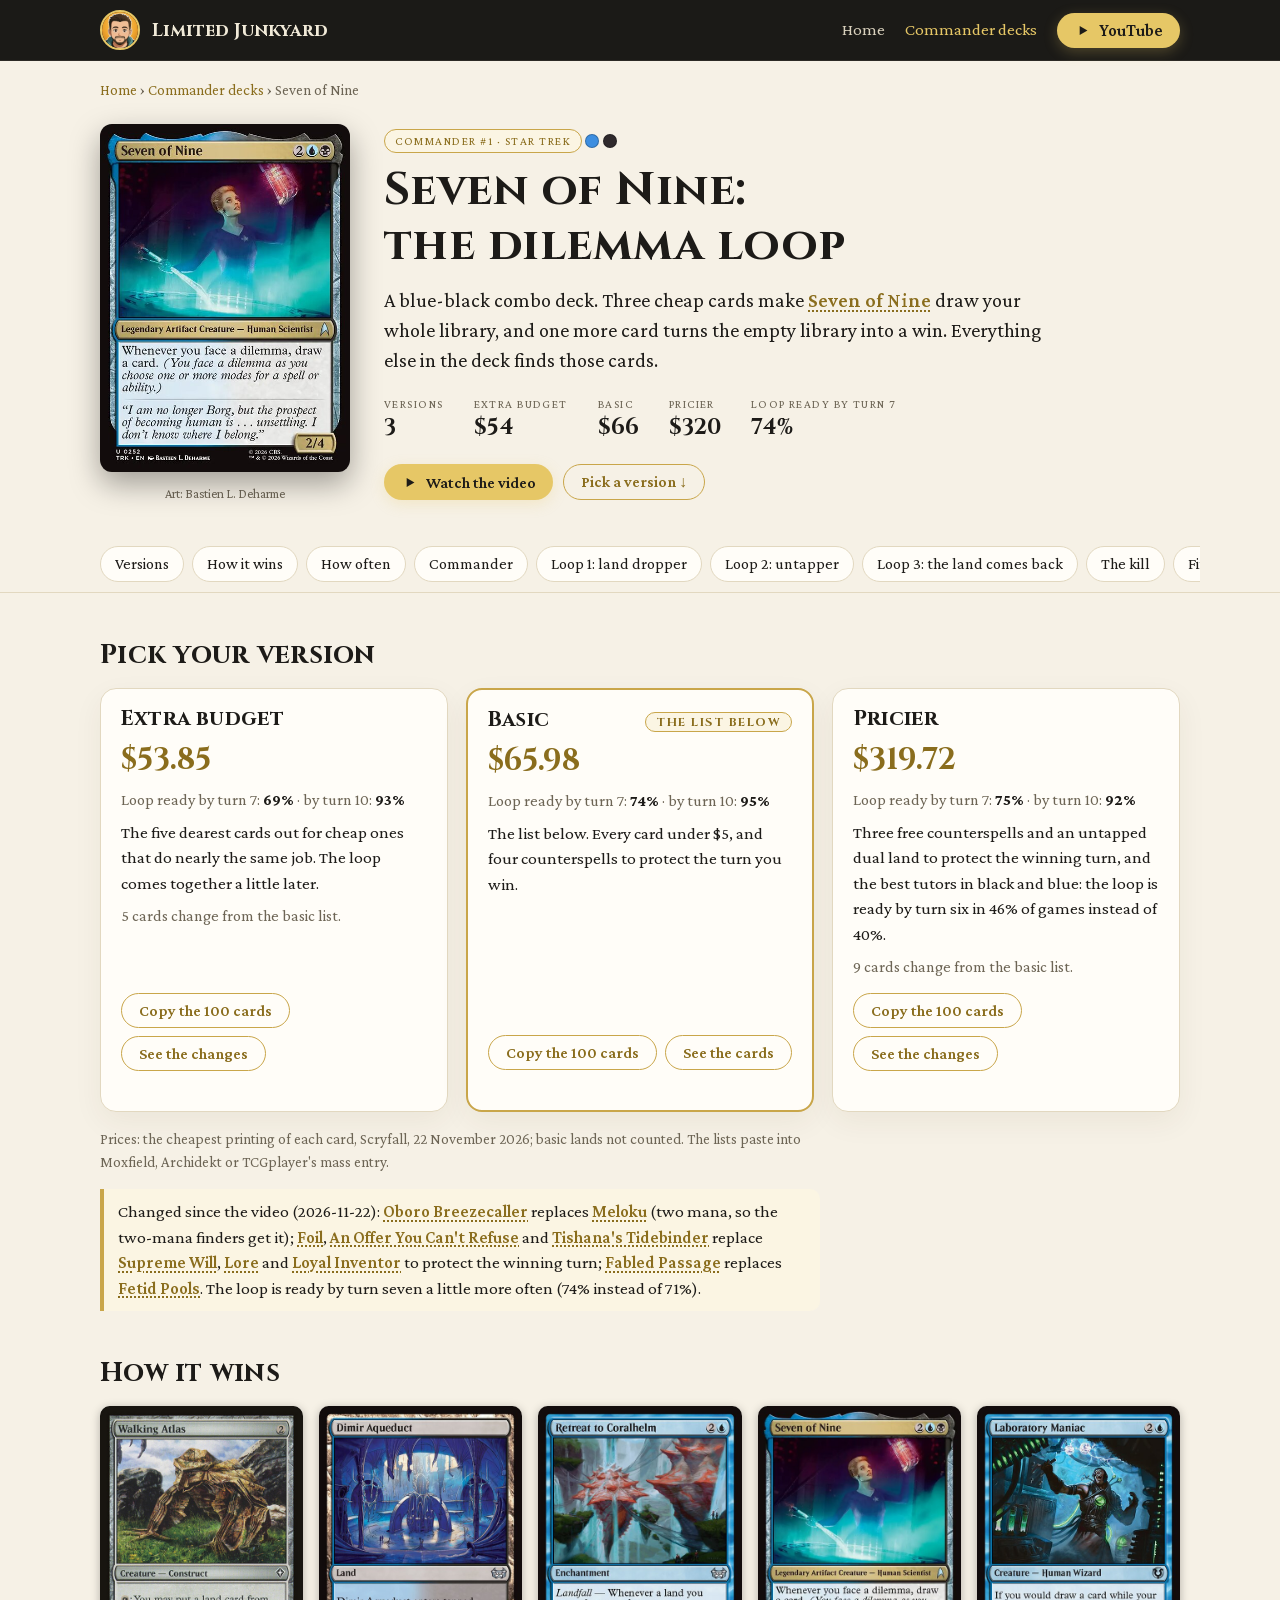
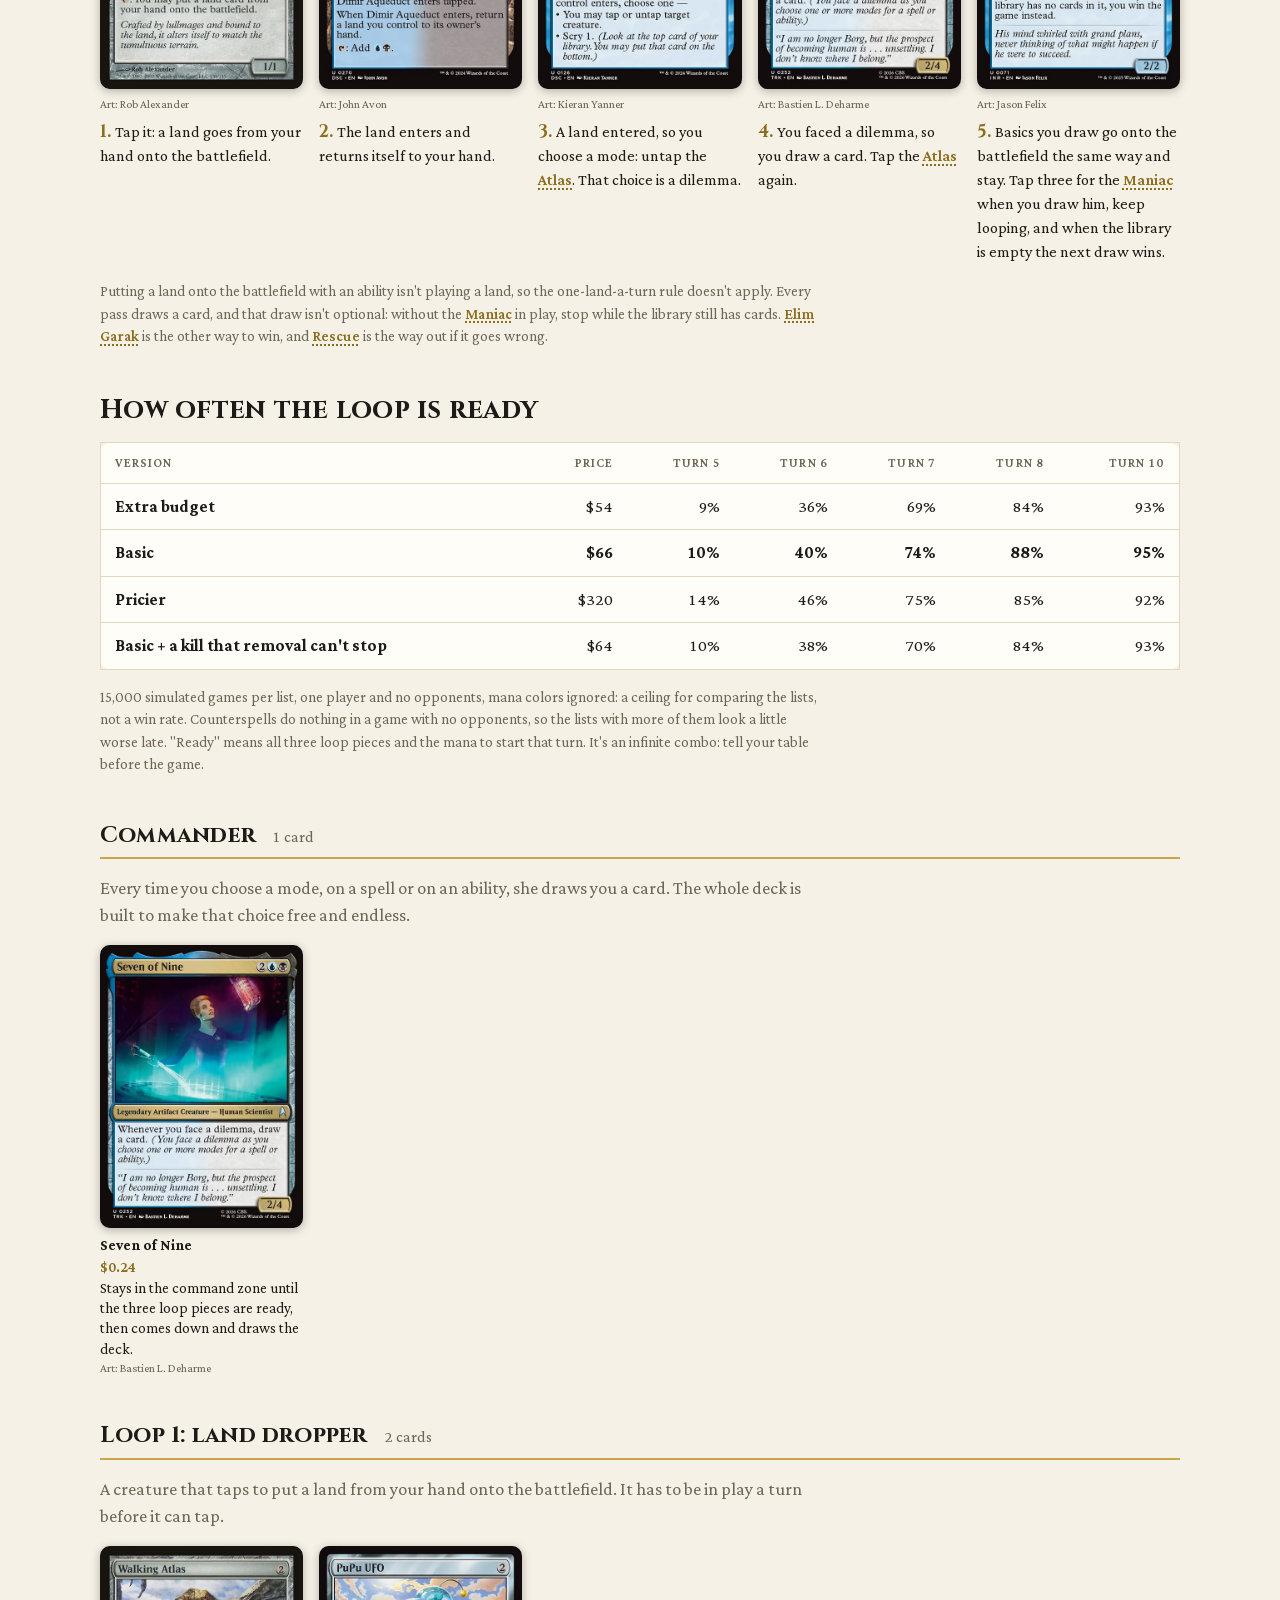
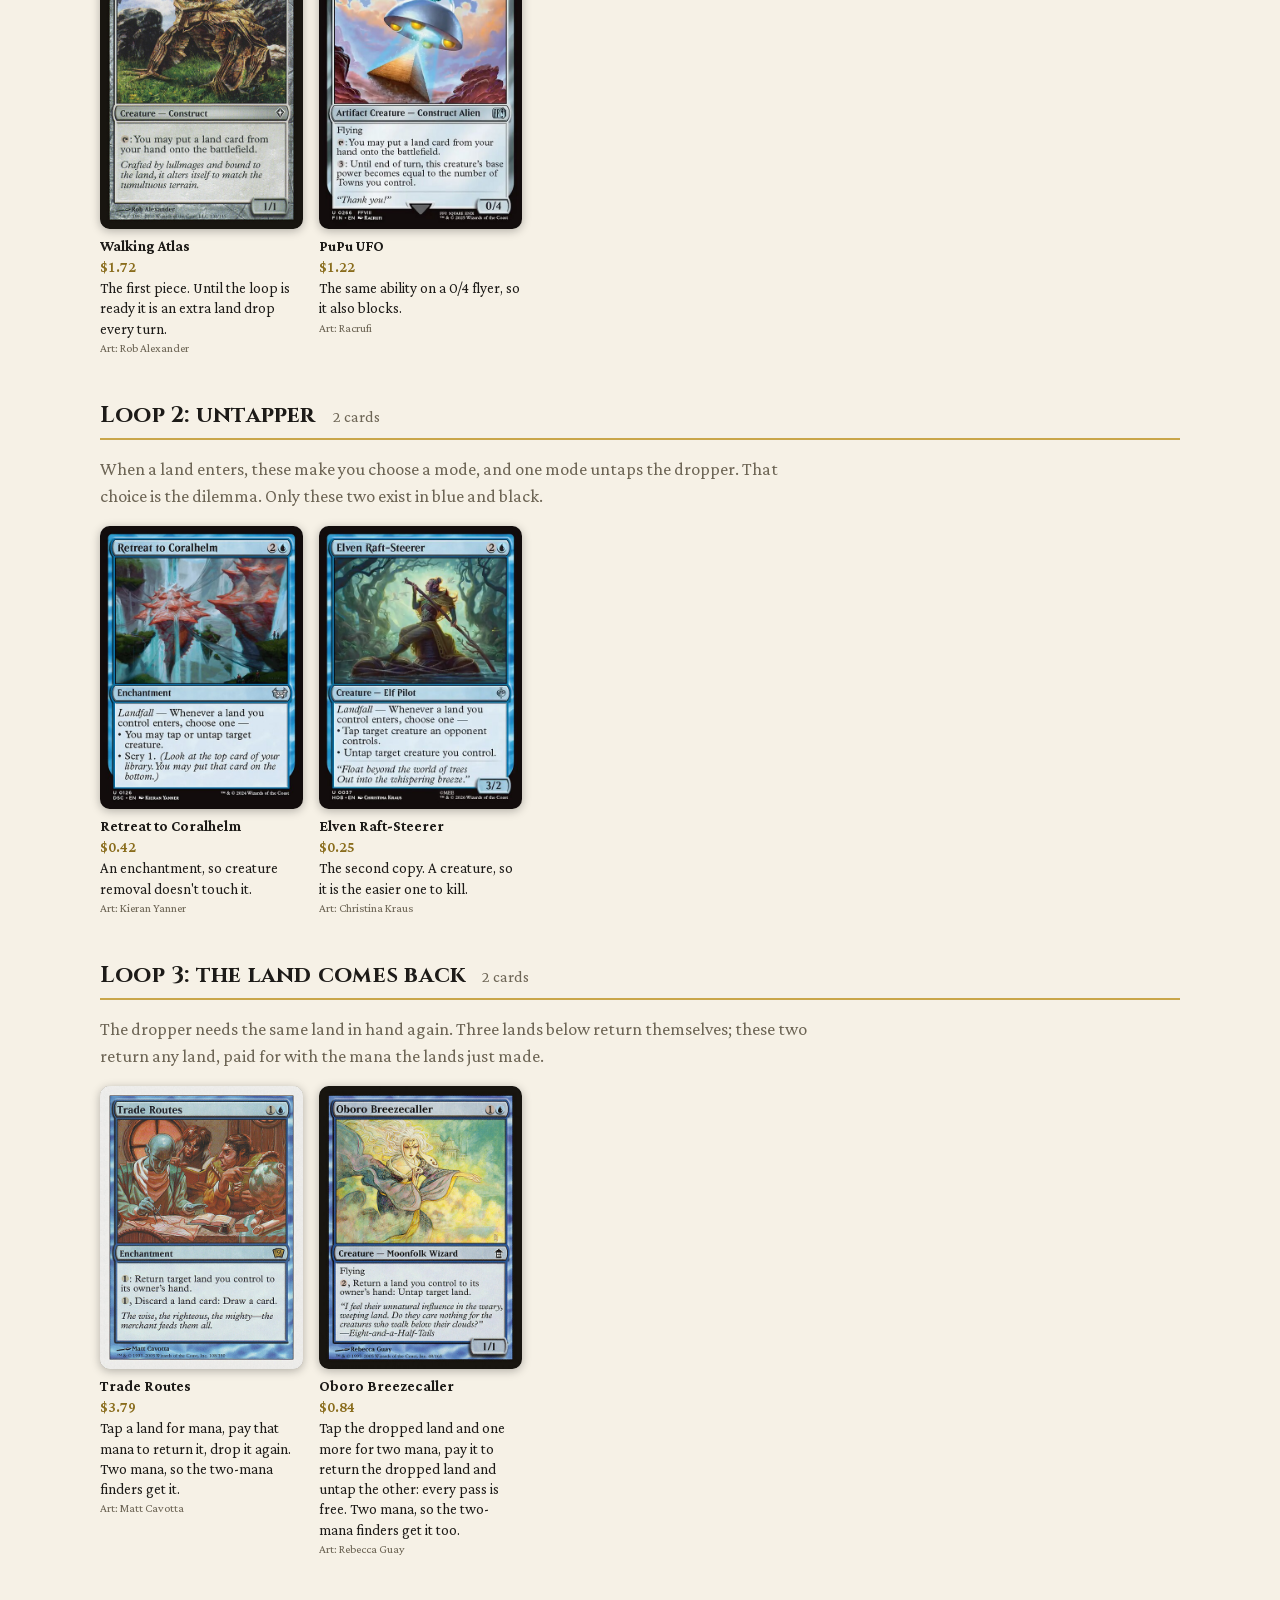
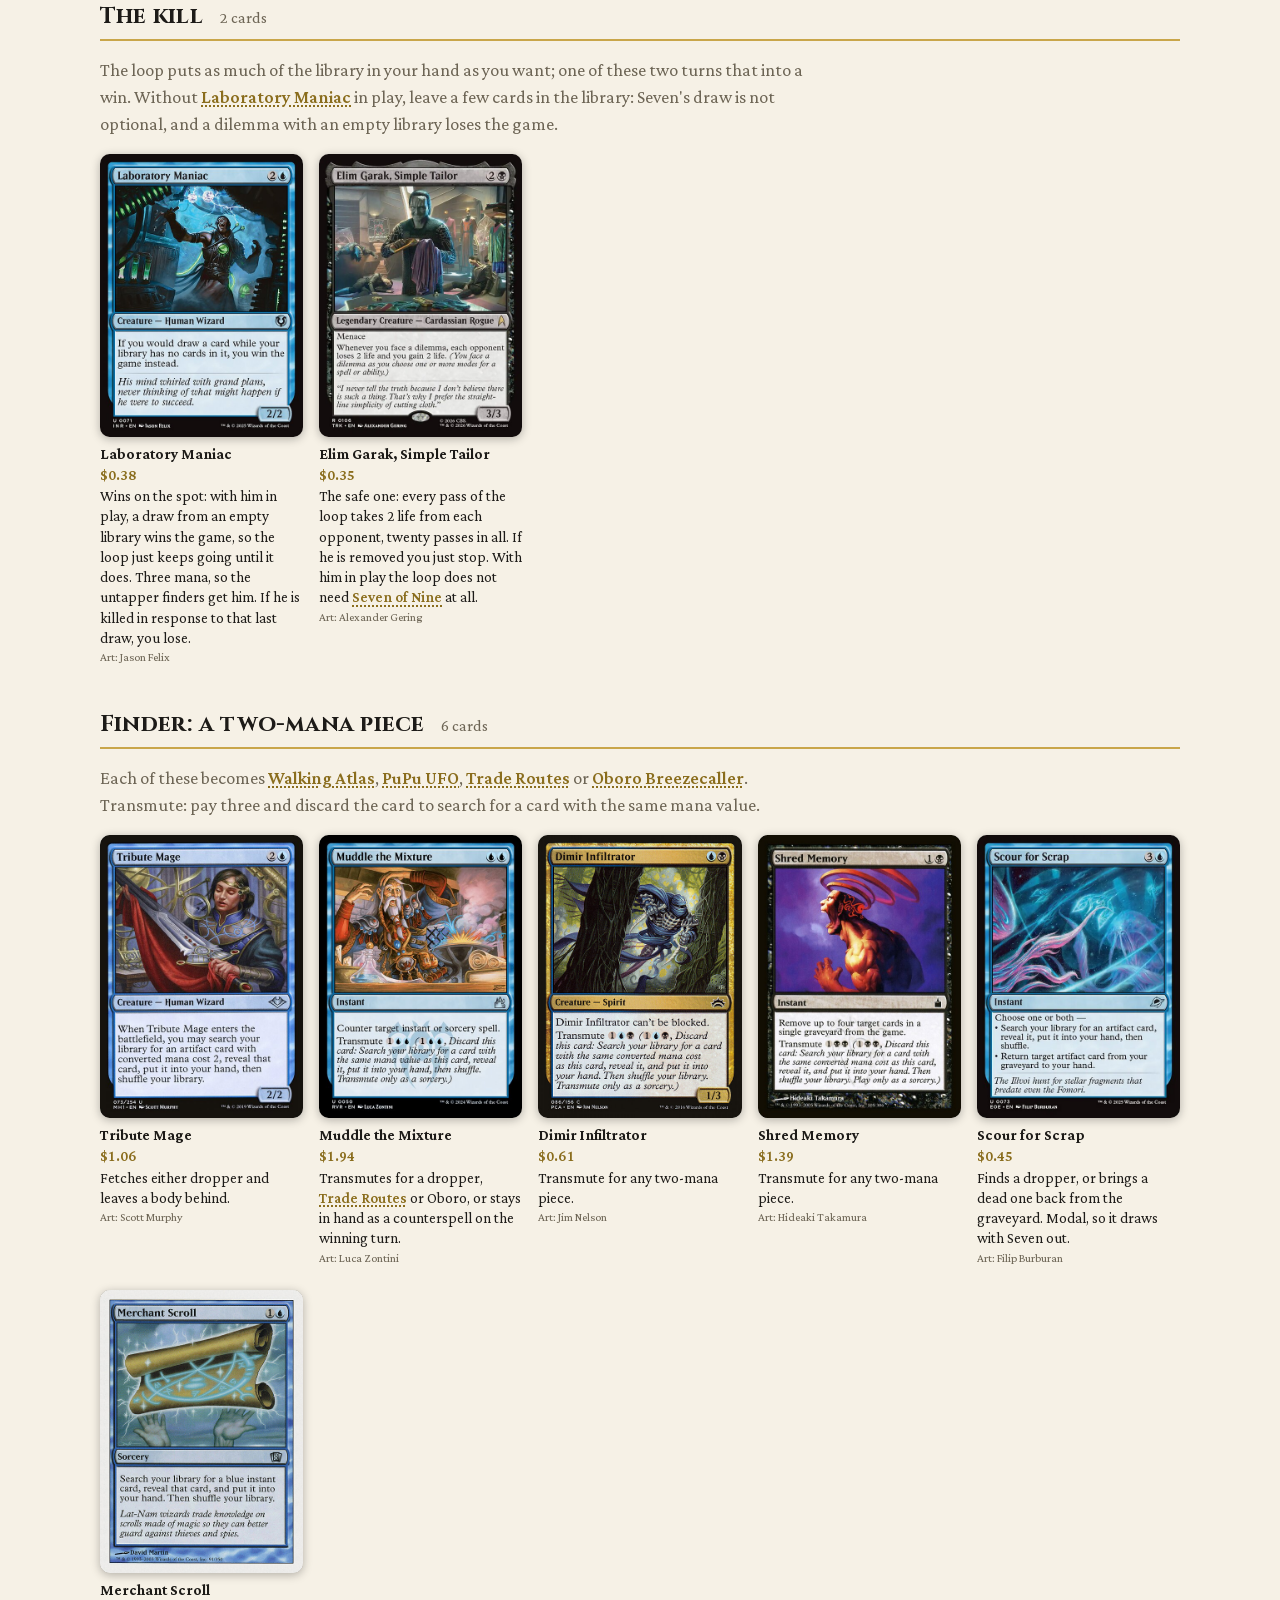
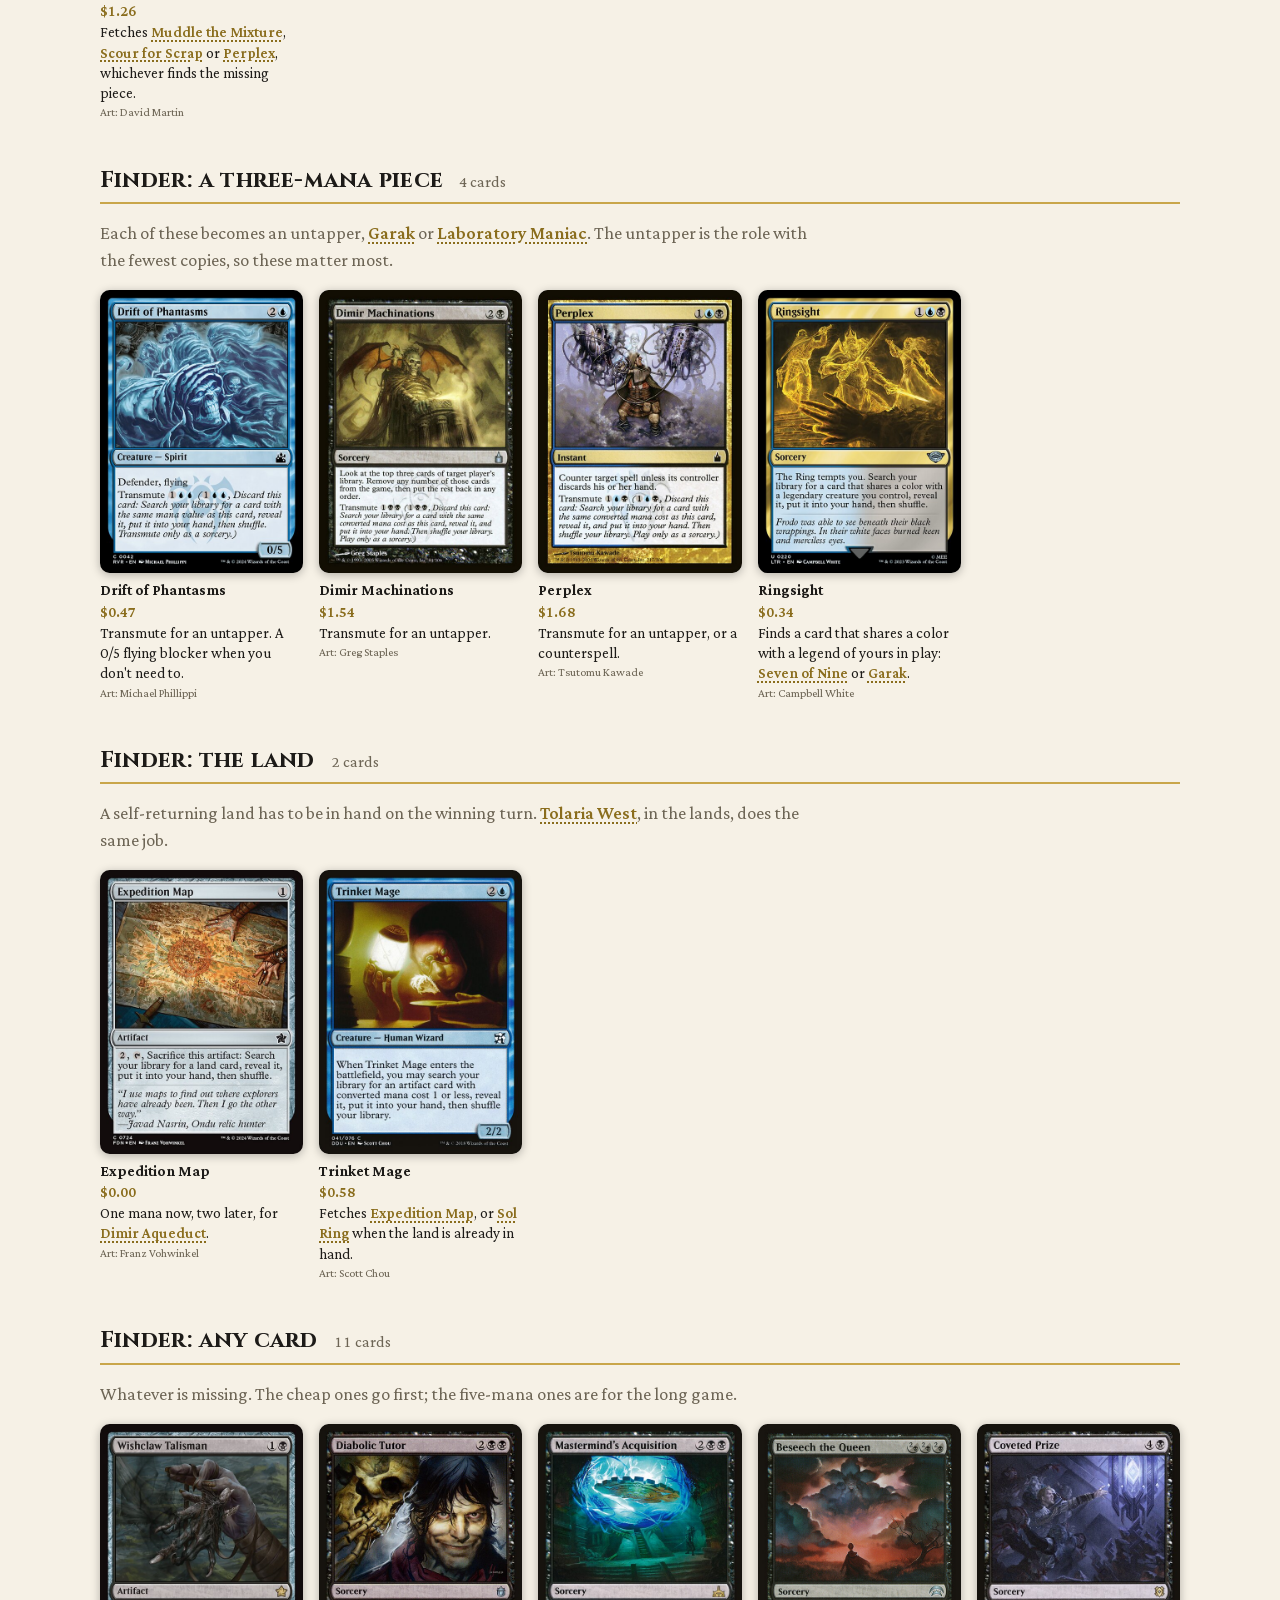
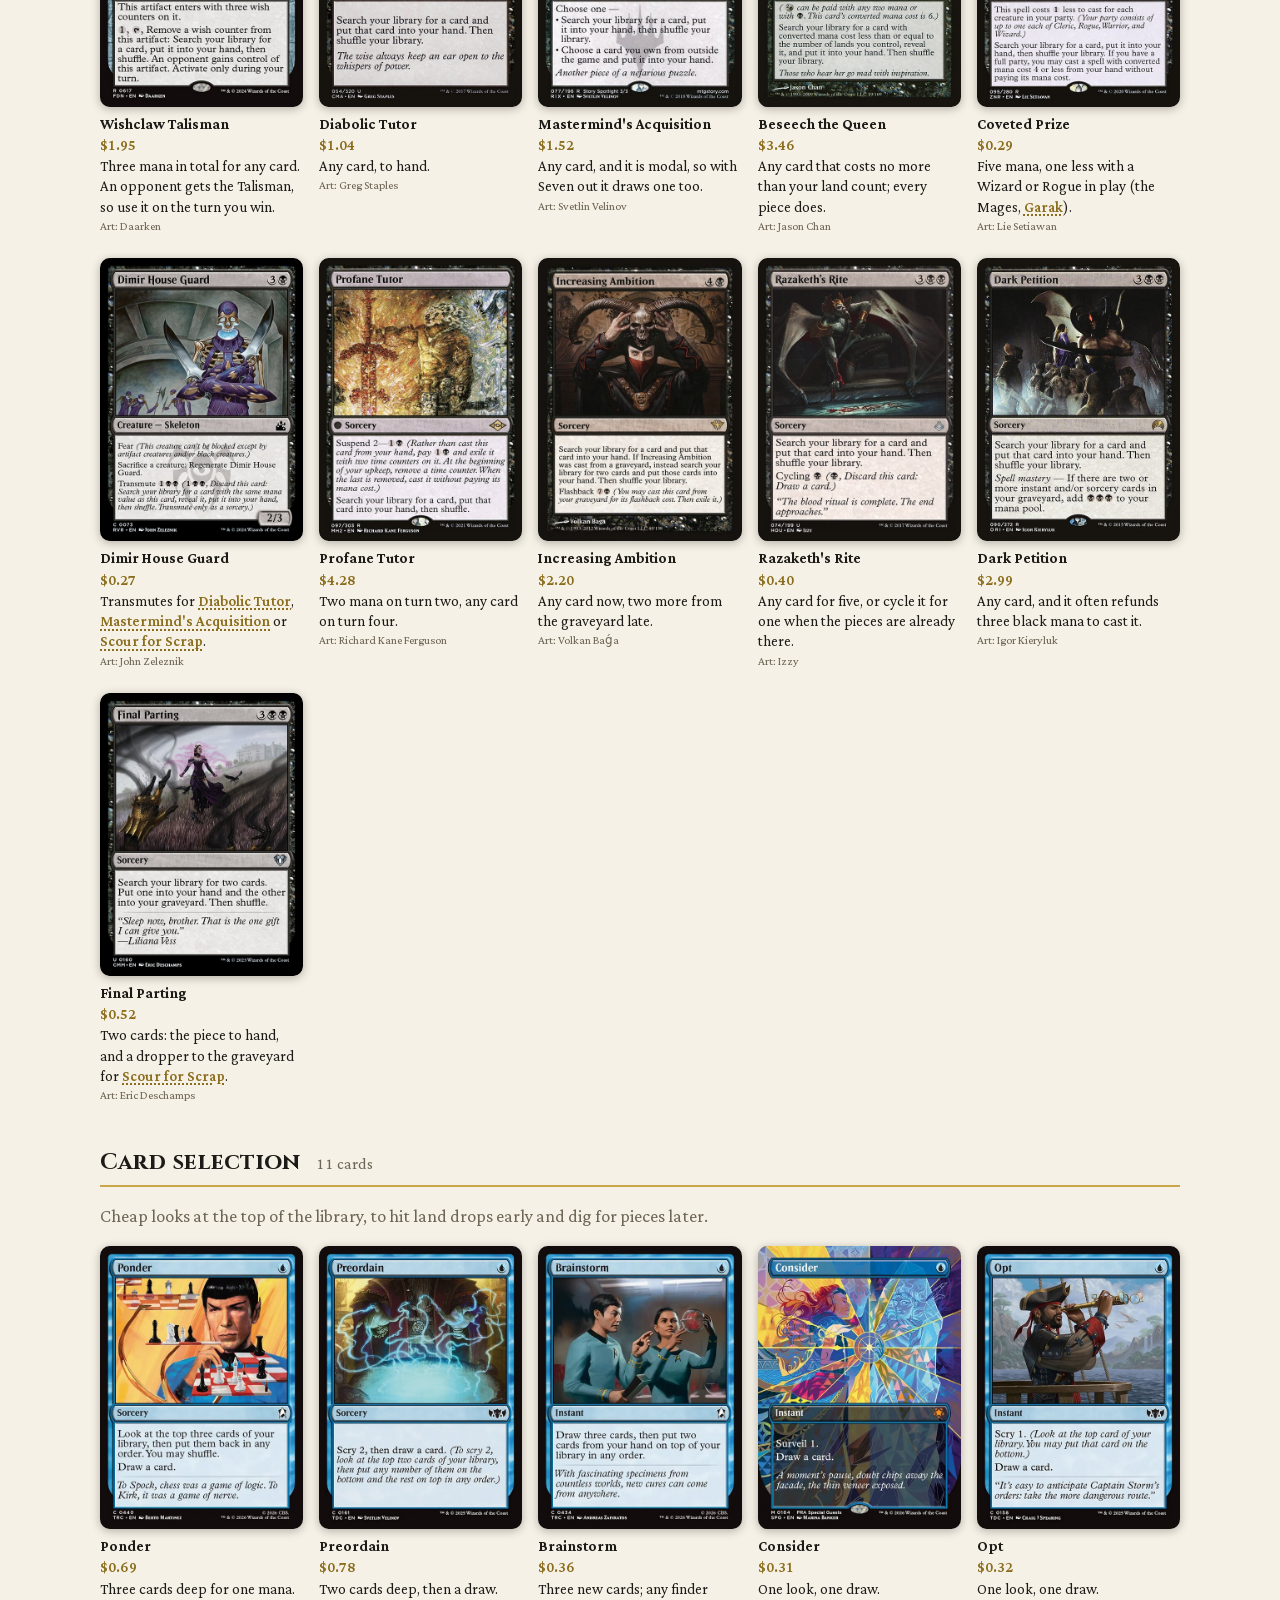
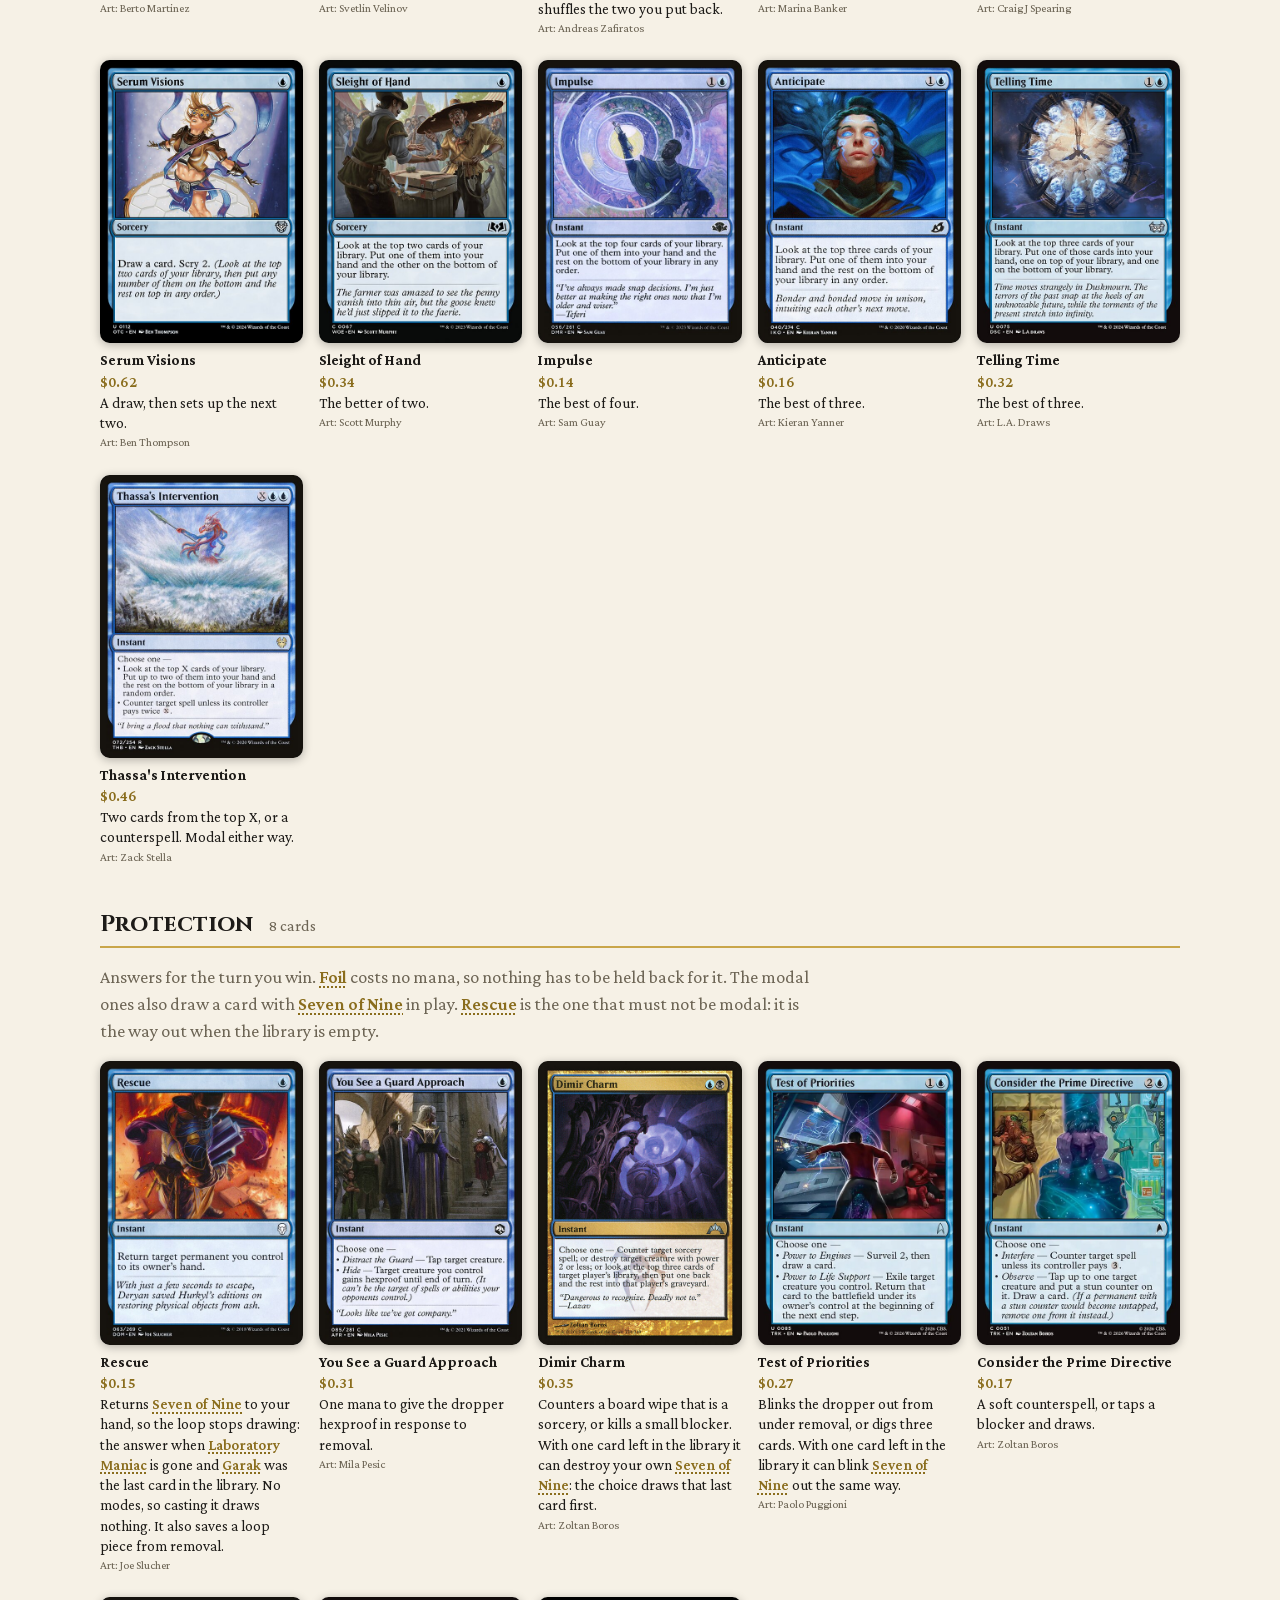
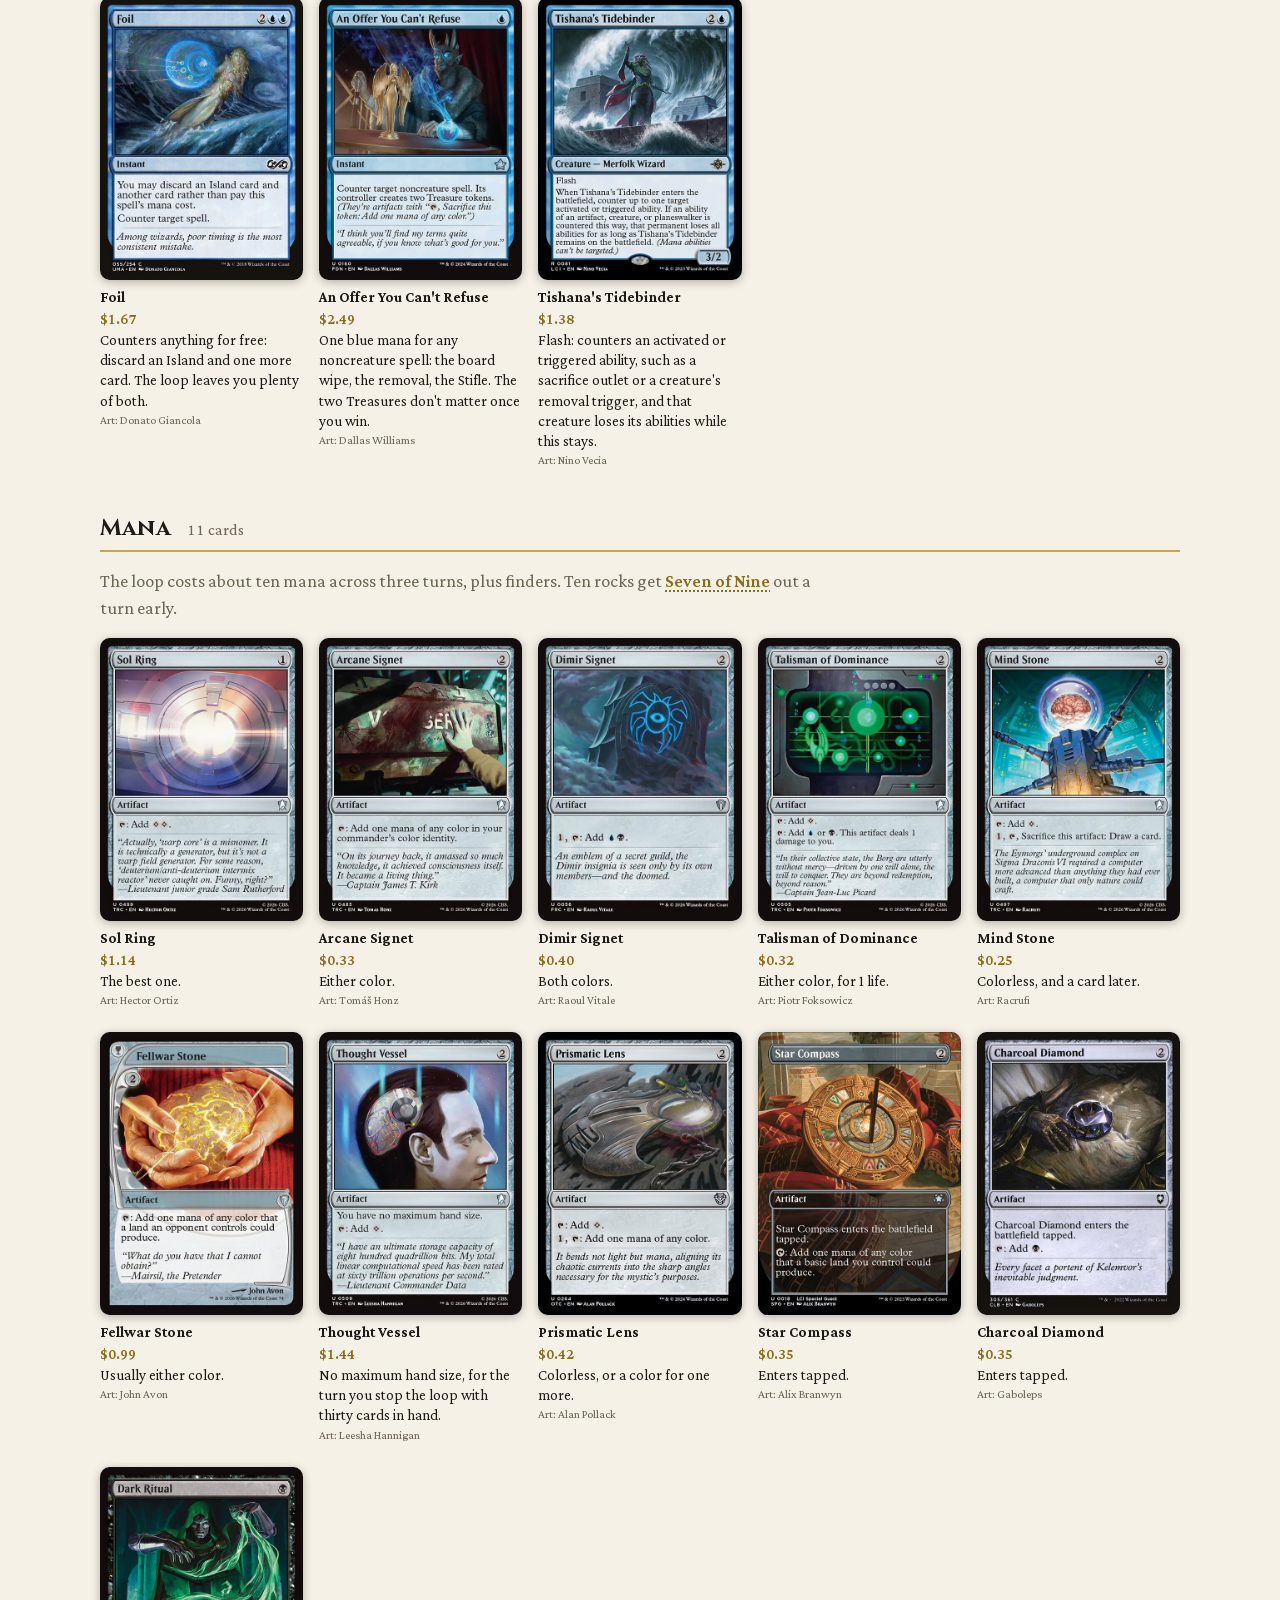
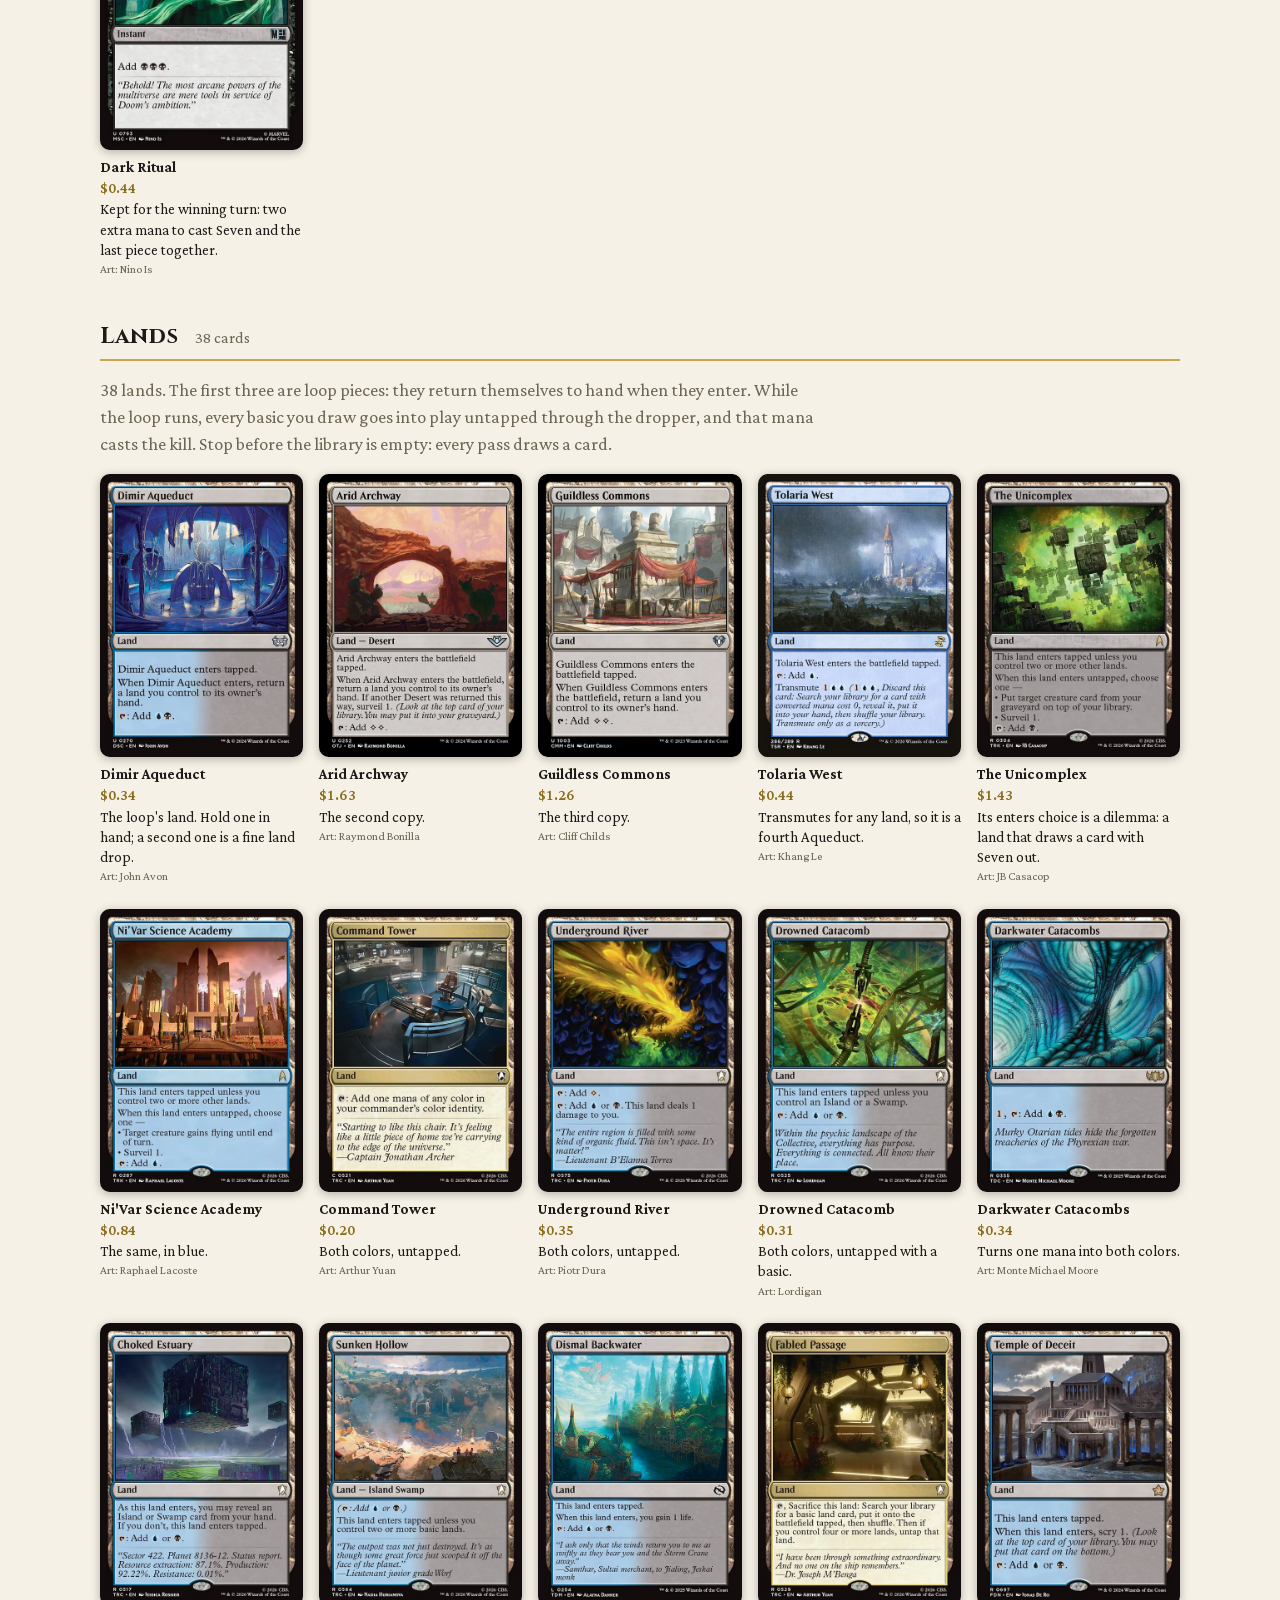
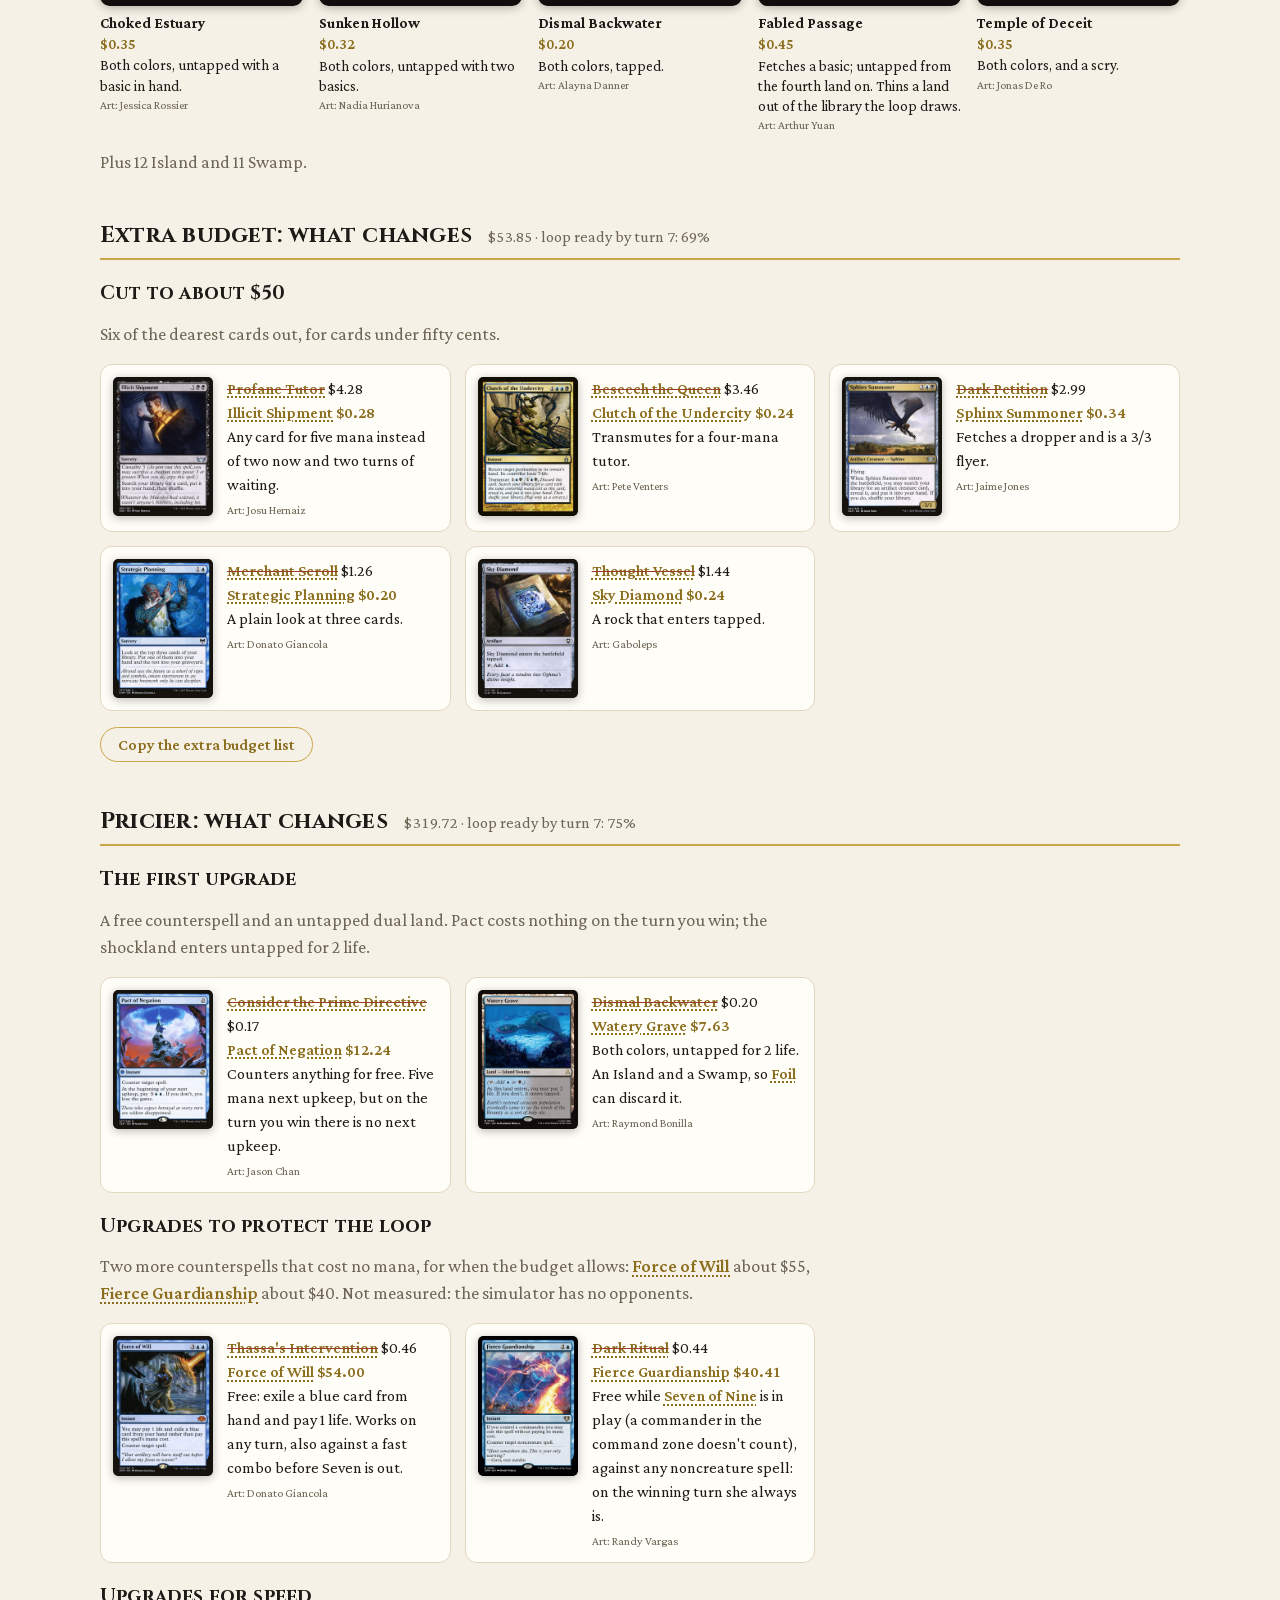
<file: commander/seven-of-nine.html>
<!doctype html>
<html lang="en">
<head>
<meta charset="utf-8">
<meta name="viewport" content="width=device-width, initial-scale=1">
<title>Seven of Nine: the dilemma loop · Commander decklists · Limited Junkyard</title>
<meta name="description" content="A blue-black combo deck that draws its whole library with three cheap cards. Full decklists with prices, every version explained.">
<meta property="og:title" content="Seven of Nine: the dilemma loop">
<meta property="og:description" content="A blue-black combo deck that draws its whole library with three cheap cards.">
<link rel="icon" href="../logo.png">
<style>
  /* Display: Cinzel. Body: Crimson Pro (close to the book serif on Magic cards). Both SIL OFL, bundled. */
  @font-face { font-family: "Cinzel"; font-weight: 400 900; font-display: block;
    src: url("../fonts/Cinzel-latin.woff2") format("woff2");
    unicode-range: U+0000-00FF, U+0131, U+0152-0153, U+02BB-02BC, U+02C6, U+02DA, U+02DC, U+2000-206F, U+20AC, U+2122, U+2212; }
  @font-face { font-family: "Cinzel"; font-weight: 400 900; font-display: block;
    src: url("../fonts/Cinzel-latin-ext.woff2") format("woff2");
    unicode-range: U+0100-02BA, U+02BD-02C5, U+02C7-02CC, U+02CE-02D7, U+02DD-02FF, U+1E00-1EFF, U+2C60-2C7F, U+A720-A7FF; }
  @font-face { font-family: "Crimson Pro"; font-weight: 400 800; font-style: normal; font-display: block;
    src: url("../fonts/CrimsonPro-latin.woff2") format("woff2");
    unicode-range: U+0000-00FF, U+0131, U+0152-0153, U+02BB-02BC, U+02C6, U+02DA, U+02DC, U+2000-206F, U+20AC, U+2122, U+2212; }
  @font-face { font-family: "Crimson Pro"; font-weight: 400 800; font-style: normal; font-display: block;
    src: url("../fonts/CrimsonPro-latin-ext.woff2") format("woff2");
    unicode-range: U+0100-02BA, U+02BD-02C5, U+02C7-02CC, U+02CE-02D7, U+02DD-02FF, U+1E00-1EFF, U+2C60-2C7F, U+A720-A7FF; }
  @font-face { font-family: "Crimson Pro"; font-weight: 400 800; font-style: italic; font-display: block;
    src: url("../fonts/CrimsonPro-italic-latin.woff2") format("woff2"); }
  /* Commander pages: the site's cream-and-gold look (site_article.html), wider for card grids; dark mode follows the system */
  :root { --bg: #f6f1e6; --panel: #fffdf8; --panel-2: #fbf5e3; --ink: #1d1b18; --muted: #6d6555; --gold: #8a6d1d; --gold-hi: #e6c766;
          --line: #e2d8c0; --edge: #c9a64a; --night: #1b1a17; --ok: #2f7a4d; --out: #9a3b2c; }
  @media (prefers-color-scheme: dark) {
    :root { --bg: #15171c; --panel: #1e2128; --panel-2: #262a32; --ink: #ece7da; --muted: #a29d8e; --gold: #d9b44a;
            --line: #353a46; --edge: #8a7330; --ok: #6cc28f; --out: #e08a78; color-scheme: dark; }
  }
  * { box-sizing: border-box; }
  html { scroll-behavior: smooth; }
  body { margin: 0; background: var(--bg); color: var(--ink); font: 18px/1.5 "Crimson Pro", Georgia, serif; }
  a { color: var(--gold); }
  h1, h2, h3 { font-family: "Cinzel", Georgia, serif; line-height: 1.2; letter-spacing: .01em; margin: 0; text-wrap: balance; }
  p { margin: 0; }
  .wrap { max-width: 1120px; margin: 0 auto; padding: 0 20px; }

  /* top bar, same on every Commander page */
  .top { background: var(--night); color: #f1ead8; position: sticky; top: 0; z-index: 10; border-bottom: 1px solid #2c2a25; }
  .top .wrap { display: flex; align-items: center; gap: 12px; height: 60px; }
  .top img { width: 40px; height: 40px; border-radius: 50%; display: block; border: 2px solid var(--gold-hi); }
  .top .name { font: 700 18px "Cinzel", Georgia, serif; color: #f1ead8; text-decoration: none; white-space: nowrap; }
  .top nav { margin-left: auto; display: flex; align-items: center; gap: 20px; }
  .top nav a { color: #d9d1bd; text-decoration: none; font-size: 17px; white-space: nowrap; }
  .top nav a:hover, .top nav a[aria-current] { color: var(--gold-hi); }
  .btn { display: inline-flex; align-items: center; gap: 8px; border-radius: 999px; padding: 8px 17px; font: 600 16px "Crimson Pro", Georgia, serif;
         text-decoration: none; white-space: nowrap; cursor: pointer; border: 0; transition: transform .15s ease, box-shadow .15s ease; }
  .btn:hover { transform: translateY(-1px); }
  .btn svg { width: 17px; height: 17px; }
  .btn.gold { background: var(--gold-hi); color: #1d1b18 !important; box-shadow: 0 4px 14px rgba(230,199,102,.25); }
  .btn.line { background: transparent; border: 1.5px solid var(--edge); color: var(--gold) !important; }
  .btn:focus-visible, a:focus-visible, button:focus-visible { outline: 3px solid var(--gold-hi); outline-offset: 2px; }

  .crumb { font-size: 15px; color: var(--muted); padding: 18px 0 0; }
  .crumb a { text-decoration: none; }
  .chip { display: inline-block; font-size: 12px; letter-spacing: 1.5px; text-transform: uppercase; color: var(--gold);
          border: 1px solid var(--edge); border-radius: 999px; padding: 2px 10px; background: var(--panel-2); white-space: nowrap; }
  .dots { display: inline-flex; gap: 4px; vertical-align: middle; }
  .dot { width: 14px; height: 14px; border-radius: 50%; border: 1px solid rgba(0,0,0,.25); display: inline-block; }
  .dot.W { background: #f8f1d4; } .dot.U { background: #3d8ee0; } .dot.B { background: #2f2a2d; } .dot.R { background: #e2533c; } .dot.G { background: #3f9a5a; }
  @media (prefers-color-scheme: dark) { .dot.B { background: #0b0a0b; border-color: #6d6555; } }

  footer { margin-top: 56px; background: var(--night); color: #b9b19c; font-size: 14px; }
  footer .wrap { padding-top: 18px; padding-bottom: 28px; }
  footer p { margin: 4px 0; }
  footer b { color: #f1ead8; }
  footer a { color: var(--gold-hi); }
  @media (max-width: 640px) {
    .wrap { padding: 0 16px; }
    .top nav { gap: 12px; }
    .top nav a.text { display: none; }
    .top .btn { padding: 6px 12px; font-size: 15px; }
    .top .long { display: none; }
  }
  @media (max-width: 420px) { .top .name { display: none; } }
  .hero { display: grid; grid-template-columns: 250px minmax(0, 1fr); gap: 34px; align-items: center; padding: 22px 0 8px; }
  .hero .cmd img { width: 100%; height: auto; display: block; border-radius: 4.75% / 3.5%; box-shadow: 0 12px 30px rgba(0,0,0,.35); }
  .hero .cmd figcaption { font-size: 13px; color: var(--muted); margin-top: 6px; text-align: center; }
  .hero h1 { font-size: clamp(30px, 4.4vw, 46px); margin: 10px 0 12px; }
  .hero .lede { font-size: 20px; max-width: 62ch; }
  .facts { display: flex; flex-wrap: wrap; gap: 10px 30px; margin: 20px 0 22px; padding: 0; }
  .facts div { display: flex; flex-direction: column; }
  .facts dt { font-size: 12px; letter-spacing: .12em; text-transform: uppercase; color: var(--muted); }
  .facts dd { margin: 0; font: 700 22px "Cinzel", Georgia, serif; font-variant-numeric: tabular-nums; }
  .cta { display: flex; flex-wrap: wrap; gap: 10px; }

  .subnav { position: sticky; top: 60px; z-index: 9; background: var(--bg); border-bottom: 1px solid var(--line); margin-top: 26px; }
  .subnav .wrap { display: flex; gap: 8px; overflow-x: auto; padding-top: 10px; padding-bottom: 10px; scrollbar-width: thin; }
  .subnav a { flex: none; text-decoration: none; color: var(--ink); border: 1px solid var(--line); background: var(--panel); border-radius: 999px;
              padding: 5px 14px; font-size: 16px; white-space: nowrap; }
  .subnav a:hover { border-color: var(--edge); color: var(--gold); }

  section { padding-top: 46px; scroll-margin-top: 120px; display: flex; flex-direction: column; gap: 16px; min-width: 0; }
  section > h2, .deckhead h2 { font-size: 27px; }
  .h2row { display: flex; flex-wrap: wrap; align-items: baseline; gap: 6px 16px; padding-bottom: 8px; border-bottom: 2px solid var(--edge); }
  .h2row h2 { font-size: 23px; }
  .h2row .count { color: var(--muted); font-size: 16px; font-variant-numeric: tabular-nums; }
  .blurb { color: var(--muted); max-width: 72ch; }
  .prose p { max-width: 70ch; margin-bottom: 10px; font-size: 19px; }
  .aside { font-size: 15px; color: var(--muted); max-width: 80ch; }

  /* versions */
  .versions { display: grid; grid-template-columns: repeat(auto-fit, minmax(250px, 1fr)); gap: 18px; }
  .ver { background: var(--panel); border: 1px solid var(--line); border-radius: 16px; padding: 18px 20px; display: flex; flex-direction: column; gap: 8px;
         box-shadow: 0 10px 30px rgba(60,45,10,.06); }
  .ver.main { border: 2px solid var(--edge); }
  .ver h3 { font-size: 21px; display: flex; justify-content: space-between; align-items: baseline; gap: 8px; }
  .ver .price { font: 700 30px "Cinzel", Georgia, serif; color: var(--gold); font-variant-numeric: tabular-nums; }
  .ver .stat { font-size: 16px; color: var(--muted); }
  .ver .stat b { color: var(--ink); }
  .ver p { font-size: 17px; }
  .ver .acts { display: flex; flex-wrap: wrap; gap: 8px; margin-top: auto; padding-top: 6px; }
  .copied { font-size: 14px; color: var(--ok); min-height: 1em; }
  .since { background: var(--panel-2); border-left: 4px solid var(--edge); border-radius: 0 10px 10px 0; padding: 10px 14px; font-size: 17px; max-width: 80ch; }

  /* tables */
  .scroll { overflow-x: auto; }
  table { border-collapse: collapse; font-variant-numeric: tabular-nums; width: 100%; min-width: 560px; background: var(--panel);
          border: 1px solid var(--line); border-radius: 12px; font-size: 17px; }
  th, td { padding: 10px 14px; text-align: right; border-bottom: 1px solid var(--line); white-space: nowrap; }
  thead th { font-size: 13px; letter-spacing: .08em; text-transform: uppercase; color: var(--muted); font-weight: 600; }
  th:first-child, td.l { text-align: left; }
  td.verdict { white-space: normal; text-align: left; color: var(--muted); font-size: 16px; min-width: 170px; }
  @media (max-width: 1000px) { .c-cmd { display: none; } }
  tbody tr:last-child th, tbody tr:last-child td { border-bottom: 0; }
  tbody tr.main th, tbody tr.main td { font-weight: 700; }
  tbody th a { text-decoration: none; }

  /* cards */
  .grid { display: grid; grid-template-columns: repeat(auto-fill, minmax(168px, 1fr)); gap: 24px 16px; }
  .grid.small { grid-template-columns: repeat(auto-fill, minmax(128px, 1fr)); gap: 18px 12px; }
  .card { margin: 0; display: flex; flex-direction: column; gap: 7px; min-width: 0; }
  .zoom { all: unset; cursor: zoom-in; display: block; border-radius: 4.75% / 3.5%; position: relative; }
  .zoom:focus-visible { outline: 3px solid var(--gold-hi); outline-offset: 3px; }
  .card img { display: block; width: 100%; height: auto; border-radius: 4.75% / 3.5%; box-shadow: 0 2px 10px rgba(0,0,0,.28); background: var(--line); }
  .qty { position: absolute; top: 8%; left: 6%; background: var(--night); color: var(--gold-hi); font: 700 15px "Cinzel", Georgia, serif;
         border-radius: 999px; padding: 1px 9px; border: 1px solid var(--gold-hi); }
  figcaption { display: flex; flex-direction: column; gap: 1px; font-size: 15px; line-height: 1.35; }
  .name { font-weight: 700; }
  .usd { color: var(--gold); font-weight: 600; font-variant-numeric: tabular-nums; }
  .note { color: var(--ink); }
  .artist { color: var(--muted); font-size: 12px; }
  .grid.small figcaption { font-size: 14px; }

  .steps { list-style: none; margin: 0; padding: 0; display: grid; gap: 16px; counter-reset: step; grid-template-columns: repeat(auto-fit, minmax(160px, 1fr)); }
  .steps li { counter-increment: step; display: flex; flex-direction: column; gap: 8px; min-width: 0; }
  .steps li p { font-size: 16px; }
  .steps li p::before { content: counter(step) ". "; font: 700 17px "Cinzel", Georgia, serif; color: var(--gold); }
  .steps .card .name, .steps .card .usd, .steps .card .note { display: none; }
  .numlist { margin: 0; padding-left: 24px; max-width: 70ch; font-size: 19px; }
  .numlist li { margin-bottom: 6px; }
  .numlist.walk li { margin-bottom: 10px; padding-left: 4px; }
  .numlist.walk li::marker { font: 700 17px "Cinzel", Georgia, serif; color: var(--gold); }
  .faq { display: grid; gap: 12px; max-width: 76ch; margin: 4px 0 22px; }
  .faq > div { background: var(--panel); border: 1px solid var(--line); border-left: 3px solid var(--edge); border-radius: 8px; padding: 12px 16px; }
  .faq p { font-size: 18px; }
  .faq .q { font-weight: 700; margin-bottom: 4px; }
  .explain { display: grid; grid-template-columns: 190px minmax(0, 1fr); gap: 24px; align-items: start; background: var(--panel);
             border: 1px solid var(--line); border-radius: 16px; padding: 20px; }

  .keys { display: grid; grid-template-columns: repeat(auto-fit, minmax(300px, 1fr)); gap: 16px; }
  .key { display: grid; grid-template-columns: 120px minmax(0, 1fr); gap: 14px; align-items: start; background: var(--panel);
         border: 1px solid var(--line); border-radius: 12px; padding: 12px; }
  .key .card figcaption { display: none; }
  .key h3 { font-size: 17px; margin-bottom: 4px; }
  .key p { font-size: 17px; }

  .swaps { list-style: none; margin: 0; padding: 0; display: grid; gap: 14px; grid-template-columns: repeat(auto-fill, minmax(320px, 1fr)); }
  .swaps li { display: grid; grid-template-columns: 100px minmax(0, 1fr); gap: 14px; align-items: start; background: var(--panel);
              border: 1px solid var(--line); border-radius: 12px; padding: 12px; min-width: 0; }
  .swaps .card figcaption { display: none; }
  .swaps p { font-size: 16px; }
  .swaps .out { color: var(--out); text-decoration: line-through; text-decoration-thickness: 1px; }
  .swaps .in { color: var(--ok); font-weight: 700; }
  .swaps .artist { display: block; margin-top: 4px; }
  .variant { background: var(--panel-2); border: 1px solid var(--line); border-radius: 16px; padding: 18px 20px; display: flex; flex-direction: column; gap: 12px; }
  .variant h3 { font-size: 21px; }

  .deck { border-top: 3px double var(--edge); margin-top: 54px; padding-top: 30px; }
  .deckhead { display: grid; grid-template-columns: 170px minmax(0, 1fr); gap: 26px; align-items: center; }
  .deckhead .num { font: 700 15px "Cinzel", Georgia, serif; color: var(--gold); letter-spacing: .12em; text-transform: uppercase; }
  .deckhead h2 { margin: 4px 0 8px; font-size: 30px; }
  .deckhead .verdict { font-size: 20px; font-style: italic; }
  .deckhead .facts { margin: 14px 0 0; }
  .basics { color: var(--muted); }
  details.txt summary { cursor: pointer; color: var(--gold); }
  details.txt pre { background: var(--panel); border: 1px solid var(--line); border-radius: 10px; padding: 12px 14px; max-height: 300px; overflow: auto;
                    font-size: 14px; line-height: 1.45; white-space: pre; }
  .listacts { display: flex; flex-wrap: wrap; align-items: center; gap: 10px; }

  dialog { border: 0; padding: 0; background: transparent; max-width: min(92vw, 488px); }
  dialog::backdrop { background: rgba(6,10,14,.8); }
  dialog img { display: block; width: 100%; height: auto; border-radius: 4.75% / 3.5%; }
  dialog button { all: unset; cursor: zoom-out; display: block; }

  @media (max-width: 760px) {
    .hero { grid-template-columns: 1fr; gap: 18px; }
    .hero .cmd { width: 190px; }
    .deckhead { grid-template-columns: 110px minmax(0, 1fr); gap: 16px; }
    .deckhead h2 { font-size: 24px; }
    .explain { grid-template-columns: 1fr; }
    .explain .card { width: 160px; }
  }
  @media (max-width: 480px) {
    body { font-size: 17px; }
    .grid { grid-template-columns: repeat(2, minmax(0, 1fr)); gap: 18px 12px; }
    .grid.small { grid-template-columns: repeat(3, minmax(0, 1fr)); gap: 14px 8px; }
    .grid.small .artist { display: none; }
    .swaps { grid-template-columns: 1fr; }
    .swaps li { grid-template-columns: 84px minmax(0, 1fr); }
    .key { grid-template-columns: 96px minmax(0, 1fr); }
    .keys { grid-template-columns: 1fr; }
    .prose p, .numlist { font-size: 18px; }
  }
</style>
<link rel="stylesheet" href="../cardpop.css">
</head>
<body>





<header class="top"><div class="wrap">
  <a href="https://www.youtube.com/@LimitedJunkyard"><img src="../logo.png" alt="Limited Junkyard on YouTube"></a>
  <a class="name" href="../index.html">Limited Junkyard</a>
  <nav>
    <a class="text" href="../index.html">Home</a>
    <a href="index.html" aria-current="page">Commander<span class="long"> decks</span></a>
    <a class="btn gold" href="https://www.youtube.com/@LimitedJunkyard"><svg viewBox="0 0 24 24" aria-hidden="true"><path fill="currentColor" d="M8 5.5v13l11-6.5z"/></svg>YouTube</a>
  </nav>
</div></header>

<main class="wrap">
  <p class="crumb"><a href="../index.html">Home</a> › <a href="index.html">Commander decks</a> › Seven of Nine</p>

  <div class="hero">
    <figure class="cmd card" style="margin:0"><button type="button" class="zoom" data-src="cards/seven-of-nine.jpg" data-name="Seven of Nine" aria-label="Enlarge Seven of Nine"><img src="cards/seven-of-nine.jpg" alt="Seven of Nine" width="488" height="680"></button>
      <figcaption>Art: Bastien L. Deharme</figcaption></figure>
    <div>
      <span class="chip">Commander #1 · Star Trek</span> <span class="dots"><span class="dot U" title="U"></span><span class="dot B" title="B"></span></span>
      <h1>Seven of Nine: the dilemma loop</h1>
      <p class="lede">A blue-black combo deck. Three cheap cards make <span class="cn" tabindex="0" role="button" aria-haspopup="dialog" data-img="../commander/cards/seven-of-nine.jpg" data-name="Seven of Nine" data-artist="Bastien L. Deharme">Seven of Nine</span> draw your whole library, and one more card turns the empty library into a win. Everything else in the deck finds those cards.</p>
      
      <dl class="facts"><div><dt>Versions</dt><dd>3</dd></div>
        <div><dt>Extra budget</dt><dd>$54</dd></div><div><dt>Basic</dt><dd>$66</dd></div><div><dt>Pricier</dt><dd>$320</dd></div>
        <div><dt>Loop ready by turn 7</dt><dd>74%</dd></div></dl>
      
      <div class="cta">
        <a class="btn gold" href="https://www.youtube.com/watch?v=FYpZKvBKn2k"><svg viewBox="0 0 24 24" aria-hidden="true"><path fill="currentColor" d="M8 5.5v13l11-6.5z"/></svg>Watch the video</a>
        <a class="btn line" href="#versions">Pick a version ↓</a>
      </div>
    </div>
  </div>
</main>


<nav class="subnav" aria-label="On this page"><div class="wrap">
  <a href="#versions">Versions</a><a href="#how">How it wins</a><a href="#numbers">How often</a>
  <a href="#commander">Commander</a><a href="#loop-1-land-dropper">Loop 1: land dropper</a><a href="#loop-2-untapper">Loop 2: untapper</a><a href="#loop-3-the-land-comes-back">Loop 3: the land comes back</a><a href="#the-kill">The kill</a><a href="#finder-a-two-mana-piece">Finder: a two-mana piece</a><a href="#finder-a-three-mana-piece">Finder: a three-mana piece</a><a href="#finder-the-land">Finder: the land</a><a href="#finder-any-card">Finder: any card</a><a href="#card-selection">Card selection</a><a href="#protection">Protection</a><a href="#mana">Mana</a><a href="#lands">Lands</a>
  <a href="#v-budget">Extra budget changes</a><a href="#v-pricier">Pricier changes</a>
</div></nav>
<main class="wrap">
  <section id="versions">
    <h2>Pick your version</h2>
    <div class="versions">
      
      <article class="ver">
        <h3>Extra budget</h3>
        <span class="price">$53.85</span>
        <span class="stat">Loop ready by turn 7: <b>69%</b> · by turn 10: <b>93%</b></span>
        <p>The five dearest cards out for cheap ones that do nearly the same job. The loop comes together a little later.</p>
        <p class="stat">5 cards change from the basic list.</p>
        <div class="acts">
          <button type="button" class="btn line copy" data-target="list-budget">Copy the 100 cards</button>
          <a class="btn line" href="#v-budget">See the changes</a>
        </div>
        <span class="copied" aria-live="polite"></span>
        <textarea id="list-budget" hidden>1 Seven of Nine
1 Walking Atlas
1 PuPu UFO
1 Retreat to Coralhelm
1 Elven Raft-Steerer
1 Trade Routes
1 Oboro Breezecaller
1 Laboratory Maniac
1 Elim Garak, Simple Tailor
1 Tribute Mage
1 Muddle the Mixture
1 Dimir Infiltrator
1 Shred Memory
1 Scour for Scrap
1 Strategic Planning
1 Drift of Phantasms
1 Dimir Machinations
1 Perplex
1 Ringsight
1 Expedition Map
1 Trinket Mage
1 Wishclaw Talisman
1 Diabolic Tutor
1 Mastermind&#39;s Acquisition
1 Clutch of the Undercity
1 Coveted Prize
1 Dimir House Guard
1 Illicit Shipment
1 Increasing Ambition
1 Razaketh&#39;s Rite
1 Sphinx Summoner
1 Final Parting
1 Ponder
1 Preordain
1 Brainstorm
1 Consider
1 Opt
1 Serum Visions
1 Sleight of Hand
1 Impulse
1 Anticipate
1 Telling Time
1 Thassa&#39;s Intervention
1 Rescue
1 You See a Guard Approach
1 Dimir Charm
1 Test of Priorities
1 Consider the Prime Directive
1 Foil
1 An Offer You Can&#39;t Refuse
1 Tishana&#39;s Tidebinder
1 Sol Ring
1 Arcane Signet
1 Dimir Signet
1 Talisman of Dominance
1 Mind Stone
1 Fellwar Stone
1 Sky Diamond
1 Prismatic Lens
1 Star Compass
1 Charcoal Diamond
1 Dark Ritual
1 Dimir Aqueduct
1 Arid Archway
1 Guildless Commons
1 Tolaria West
1 The Unicomplex
1 Ni&#39;Var Science Academy
1 Command Tower
1 Underground River
1 Drowned Catacomb
1 Darkwater Catacombs
1 Choked Estuary
1 Sunken Hollow
1 Dismal Backwater
1 Fabled Passage
1 Temple of Deceit
12 Island
11 Swamp</textarea>
      </article>
      
      <article class="ver main">
        <h3>Basic <span class="chip">The list below</span></h3>
        <span class="price">$65.98</span>
        <span class="stat">Loop ready by turn 7: <b>74%</b> · by turn 10: <b>95%</b></span>
        <p>The list below. Every card under $5, and four counterspells to protect the turn you win.</p>
        
        <div class="acts">
          <button type="button" class="btn line copy" data-target="list-basic">Copy the 100 cards</button>
          <a class="btn line" href="#commander">See the cards</a>
        </div>
        <span class="copied" aria-live="polite"></span>
        <textarea id="list-basic" hidden>1 Seven of Nine
1 Walking Atlas
1 PuPu UFO
1 Retreat to Coralhelm
1 Elven Raft-Steerer
1 Trade Routes
1 Oboro Breezecaller
1 Laboratory Maniac
1 Elim Garak, Simple Tailor
1 Tribute Mage
1 Muddle the Mixture
1 Dimir Infiltrator
1 Shred Memory
1 Scour for Scrap
1 Merchant Scroll
1 Drift of Phantasms
1 Dimir Machinations
1 Perplex
1 Ringsight
1 Expedition Map
1 Trinket Mage
1 Wishclaw Talisman
1 Diabolic Tutor
1 Mastermind&#39;s Acquisition
1 Beseech the Queen
1 Coveted Prize
1 Dimir House Guard
1 Profane Tutor
1 Increasing Ambition
1 Razaketh&#39;s Rite
1 Dark Petition
1 Final Parting
1 Ponder
1 Preordain
1 Brainstorm
1 Consider
1 Opt
1 Serum Visions
1 Sleight of Hand
1 Impulse
1 Anticipate
1 Telling Time
1 Thassa&#39;s Intervention
1 Rescue
1 You See a Guard Approach
1 Dimir Charm
1 Test of Priorities
1 Consider the Prime Directive
1 Foil
1 An Offer You Can&#39;t Refuse
1 Tishana&#39;s Tidebinder
1 Sol Ring
1 Arcane Signet
1 Dimir Signet
1 Talisman of Dominance
1 Mind Stone
1 Fellwar Stone
1 Thought Vessel
1 Prismatic Lens
1 Star Compass
1 Charcoal Diamond
1 Dark Ritual
1 Dimir Aqueduct
1 Arid Archway
1 Guildless Commons
1 Tolaria West
1 The Unicomplex
1 Ni&#39;Var Science Academy
1 Command Tower
1 Underground River
1 Drowned Catacomb
1 Darkwater Catacombs
1 Choked Estuary
1 Sunken Hollow
1 Dismal Backwater
1 Fabled Passage
1 Temple of Deceit
12 Island
11 Swamp</textarea>
      </article>
      
      <article class="ver">
        <h3>Pricier</h3>
        <span class="price">$319.72</span>
        <span class="stat">Loop ready by turn 7: <b>75%</b> · by turn 10: <b>92%</b></span>
        <p>Three free counterspells and an untapped dual land to protect the winning turn, and the best tutors in black and blue: the loop is ready by turn six in 46% of games instead of 40%.</p>
        <p class="stat">9 cards change from the basic list.</p>
        <div class="acts">
          <button type="button" class="btn line copy" data-target="list-pricier">Copy the 100 cards</button>
          <a class="btn line" href="#v-pricier">See the changes</a>
        </div>
        <span class="copied" aria-live="polite"></span>
        <textarea id="list-pricier" hidden>1 Seven of Nine
1 Walking Atlas
1 PuPu UFO
1 Retreat to Coralhelm
1 Elven Raft-Steerer
1 Trade Routes
1 Oboro Breezecaller
1 Laboratory Maniac
1 Elim Garak, Simple Tailor
1 Tribute Mage
1 Muddle the Mixture
1 Dimir Infiltrator
1 Shred Memory
1 Scour for Scrap
1 Merchant Scroll
1 Drift of Phantasms
1 Dimir Machinations
1 Perplex
1 Ringsight
1 Expedition Map
1 Trinket Mage
1 Wishclaw Talisman
1 Diabolic Tutor
1 Mastermind&#39;s Acquisition
1 Vampiric Tutor
1 Scheming Symmetry
1 Dimir House Guard
1 Profane Tutor
1 Increasing Ambition
1 Grim Tutor
1 Demonic Tutor
1 Fabricate
1 Ponder
1 Preordain
1 Brainstorm
1 Consider
1 Opt
1 Serum Visions
1 Sleight of Hand
1 Impulse
1 Anticipate
1 Telling Time
1 Force of Will
1 Rescue
1 You See a Guard Approach
1 Dimir Charm
1 Test of Priorities
1 Pact of Negation
1 Foil
1 An Offer You Can&#39;t Refuse
1 Tishana&#39;s Tidebinder
1 Sol Ring
1 Arcane Signet
1 Dimir Signet
1 Talisman of Dominance
1 Mind Stone
1 Fellwar Stone
1 Thought Vessel
1 Prismatic Lens
1 Star Compass
1 Charcoal Diamond
1 Fierce Guardianship
1 Dimir Aqueduct
1 Arid Archway
1 Guildless Commons
1 Tolaria West
1 The Unicomplex
1 Ni&#39;Var Science Academy
1 Command Tower
1 Underground River
1 Drowned Catacomb
1 Darkwater Catacombs
1 Choked Estuary
1 Sunken Hollow
1 Watery Grave
1 Fabled Passage
1 Temple of Deceit
12 Island
11 Swamp</textarea>
      </article>
      
    </div>
    <p class="aside">Prices: the cheapest printing of each card, Scryfall, 22 November 2026; basic lands not counted. The lists paste into Moxfield, Archidekt or TCGplayer's mass entry.</p>
    <p class="since">Changed since the video (2026-11-22): <span class="cn" tabindex="0" role="button" aria-haspopup="dialog" data-img="../commander/cards/oboro-breezecaller.jpg" data-name="Oboro Breezecaller" data-artist="Rebecca Guay">Oboro Breezecaller</span> replaces <span class="cn" tabindex="0" role="button" aria-haspopup="dialog" data-img="../commander/cards/meloku-the-clouded-mirror.jpg" data-name="Meloku the Clouded Mirror" data-artist="Scott M. Fischer">Meloku</span> (two mana, so the two-mana finders get it); <span class="cn" tabindex="0" role="button" aria-haspopup="dialog" data-img="../commander/cards/foil.jpg" data-name="Foil" data-artist="Donato Giancola">Foil</span>, <span class="cn" tabindex="0" role="button" aria-haspopup="dialog" data-img="../commander/cards/an-offer-you-can-t-refuse.jpg" data-name="An Offer You Can&#x27;t Refuse" data-artist="Dallas Williams">An Offer You Can't Refuse</span> and <span class="cn" tabindex="0" role="button" aria-haspopup="dialog" data-img="../commander/cards/tishana-s-tidebinder.jpg" data-name="Tishana&#x27;s Tidebinder" data-artist="Nino Vecia">Tishana's Tidebinder</span> replace <span class="cn" tabindex="0" role="button" aria-haspopup="dialog" data-img="../commander/cards/supreme-will.jpg" data-name="Supreme Will" data-artist="Alayna Danner">Supreme Will</span>, <span class="cn" tabindex="0" role="button" aria-haspopup="dialog" data-img="../commander/cards/lore-positronic-provocateur.jpg" data-name="Lore, Positronic Provocateur" data-artist="Wei Guan">Lore</span> and <span class="cn" tabindex="0" role="button" aria-haspopup="dialog" data-img="../commander/cards/loyal-inventor.jpg" data-name="Loyal Inventor" data-artist="Gintas Galvanauskas">Loyal Inventor</span> to protect the winning turn; <span class="cn" tabindex="0" role="button" aria-haspopup="dialog" data-img="../commander/cards/fabled-passage.jpg" data-name="Fabled Passage" data-artist="Arthur Yuan">Fabled Passage</span> replaces <span class="cn" tabindex="0" role="button" aria-haspopup="dialog" data-img="../commander/cards/fetid-pools.jpg" data-name="Fetid Pools" data-artist="Bastien Grivet">Fetid Pools</span>. The loop is ready by turn seven a little more often (74% instead of 71%).</p>
  </section>

  <section id="how">
    <h2>How it wins</h2>
    <ol class="steps"><li><figure class="card"><button type="button" class="zoom" data-src="cards/walking-atlas.jpg" data-name="Walking Atlas" aria-label="Enlarge Walking Atlas"><img loading="lazy" src="cards/walking-atlas.jpg" alt="Walking Atlas" width="488" height="680"></button>
<figcaption><span class="name">Walking Atlas</span><span class="usd">$1.72</span><span class="artist">Art: Rob Alexander</span></figcaption></figure><p>Tap it: a land goes from your hand onto the battlefield.</p></li><li><figure class="card"><button type="button" class="zoom" data-src="cards/dimir-aqueduct.jpg" data-name="Dimir Aqueduct" aria-label="Enlarge Dimir Aqueduct"><img loading="lazy" src="cards/dimir-aqueduct.jpg" alt="Dimir Aqueduct" width="488" height="680"></button>
<figcaption><span class="name">Dimir Aqueduct</span><span class="usd">$0.34</span><span class="artist">Art: John Avon</span></figcaption></figure><p>The land enters and returns itself to your hand.</p></li><li><figure class="card"><button type="button" class="zoom" data-src="cards/retreat-to-coralhelm.jpg" data-name="Retreat to Coralhelm" aria-label="Enlarge Retreat to Coralhelm"><img loading="lazy" src="cards/retreat-to-coralhelm.jpg" alt="Retreat to Coralhelm" width="488" height="680"></button>
<figcaption><span class="name">Retreat to Coralhelm</span><span class="usd">$0.42</span><span class="artist">Art: Kieran Yanner</span></figcaption></figure><p>A land entered, so you choose a mode: untap the <span class="cn" tabindex="0" role="button" aria-haspopup="dialog" data-img="../commander/cards/walking-atlas.jpg" data-name="Walking Atlas" data-artist="Rob Alexander">Atlas</span>. That choice is a dilemma.</p></li><li><figure class="card"><button type="button" class="zoom" data-src="cards/seven-of-nine.jpg" data-name="Seven of Nine" aria-label="Enlarge Seven of Nine"><img loading="lazy" src="cards/seven-of-nine.jpg" alt="Seven of Nine" width="488" height="680"></button>
<figcaption><span class="name">Seven of Nine</span><span class="usd">$0.24</span><span class="artist">Art: Bastien L. Deharme</span></figcaption></figure><p>You faced a dilemma, so you draw a card. Tap the <span class="cn" tabindex="0" role="button" aria-haspopup="dialog" data-img="../commander/cards/walking-atlas.jpg" data-name="Walking Atlas" data-artist="Rob Alexander">Atlas</span> again.</p></li><li><figure class="card"><button type="button" class="zoom" data-src="cards/laboratory-maniac.jpg" data-name="Laboratory Maniac" aria-label="Enlarge Laboratory Maniac"><img loading="lazy" src="cards/laboratory-maniac.jpg" alt="Laboratory Maniac" width="488" height="680"></button>
<figcaption><span class="name">Laboratory Maniac</span><span class="usd">$0.38</span><span class="artist">Art: Jason Felix</span></figcaption></figure><p>Basics you draw go onto the battlefield the same way and stay. Tap three for the <span class="cn" tabindex="0" role="button" aria-haspopup="dialog" data-img="../commander/cards/laboratory-maniac.jpg" data-name="Laboratory Maniac" data-artist="Jason Felix">Maniac</span> when you draw him, keep looping, and when the library is empty the next draw wins.</p></li></ol>
    <p class="aside">Putting a land onto the battlefield with an ability isn't playing a land, so the one-land-a-turn rule doesn't apply. Every pass draws a card, and that draw isn't optional: without the <span class="cn" tabindex="0" role="button" aria-haspopup="dialog" data-img="../commander/cards/laboratory-maniac.jpg" data-name="Laboratory Maniac" data-artist="Jason Felix">Maniac</span> in play, stop while the library still has cards. <span class="cn" tabindex="0" role="button" aria-haspopup="dialog" data-img="../commander/cards/elim-garak-simple-tailor.jpg" data-name="Elim Garak, Simple Tailor" data-artist="Alexander Gering">Elim Garak</span> is the other way to win, and <span class="cn" tabindex="0" role="button" aria-haspopup="dialog" data-img="../commander/cards/rescue.jpg" data-name="Rescue" data-artist="Joe Slucher">Rescue</span> is the way out if it goes wrong.</p>
  </section>

  <section id="numbers">
    <h2>How often the loop is ready</h2>
    <div class="scroll"><table>
      <thead><tr><th>Version</th><th>Price</th><th>Turn 5</th><th>Turn 6</th><th>Turn 7</th><th>Turn 8</th><th>Turn 10</th></tr></thead>
      <tbody>
        <tr class=""><th scope="row">Extra budget</th><td>$54</td><td>9%</td><td>36%</td><td>69%</td><td>84%</td><td>93%</td></tr><tr class="main"><th scope="row">Basic</th><td>$66</td><td>10%</td><td>40%</td><td>74%</td><td>88%</td><td>95%</td></tr><tr class=""><th scope="row">Pricier</th><td>$320</td><td>14%</td><td>46%</td><td>75%</td><td>85%</td><td>92%</td></tr>
        <tr><th scope="row">Basic + a kill that removal can&#39;t stop</th><td>$64</td><td>10%</td><td>38%</td><td>70%</td><td>84%</td><td>93%</td></tr>
      </tbody></table></div>
    <p class="aside">15,000 simulated games per list, one player and no opponents, mana colors ignored: a ceiling for comparing the lists, not a win rate. Counterspells do nothing in a game with no opponents, so the lists with more of them look a little worse late. "Ready" means all three loop pieces and the mana to start that turn. It's an infinite combo: tell your table before the game.</p>
  </section>

  
  <section id="commander">
    
    <div class="h2row"><h2>Commander</h2><span class="count">1 card</span></div>
    <p class="blurb">Every time you choose a mode, on a spell or on an ability, she draws you a card. The whole deck is built to make that choice free and endless.</p>
    <div class="grid"><figure class="card"><button type="button" class="zoom" data-src="cards/seven-of-nine.jpg" data-name="Seven of Nine" aria-label="Enlarge Seven of Nine"><img loading="lazy" src="cards/seven-of-nine.jpg" alt="Seven of Nine" width="488" height="680"></button>
<figcaption><span class="name">Seven of Nine</span><span class="usd">$0.24</span><span class="note">Stays in the command zone until the three loop pieces are ready, then comes down and draws the deck.</span><span class="artist">Art: Bastien L. Deharme</span></figcaption></figure></div>
    
    
  </section>
  
  <section id="loop-1-land-dropper">
    
    <div class="h2row"><h2>Loop 1: land dropper</h2><span class="count">2 cards</span></div>
    <p class="blurb">A creature that taps to put a land from your hand onto the battlefield. It has to be in play a turn before it can tap.</p>
    <div class="grid"><figure class="card"><button type="button" class="zoom" data-src="cards/walking-atlas.jpg" data-name="Walking Atlas" aria-label="Enlarge Walking Atlas"><img loading="lazy" src="cards/walking-atlas.jpg" alt="Walking Atlas" width="488" height="680"></button>
<figcaption><span class="name">Walking Atlas</span><span class="usd">$1.72</span><span class="note">The first piece. Until the loop is ready it is an extra land drop every turn.</span><span class="artist">Art: Rob Alexander</span></figcaption></figure><figure class="card"><button type="button" class="zoom" data-src="cards/pupu-ufo.jpg" data-name="PuPu UFO" aria-label="Enlarge PuPu UFO"><img loading="lazy" src="cards/pupu-ufo.jpg" alt="PuPu UFO" width="488" height="680"></button>
<figcaption><span class="name">PuPu UFO</span><span class="usd">$1.22</span><span class="note">The same ability on a 0/4 flyer, so it also blocks.</span><span class="artist">Art: Racrufi</span></figcaption></figure></div>
    
    
  </section>
  
  <section id="loop-2-untapper">
    
    <div class="h2row"><h2>Loop 2: untapper</h2><span class="count">2 cards</span></div>
    <p class="blurb">When a land enters, these make you choose a mode, and one mode untaps the dropper. That choice is the dilemma. Only these two exist in blue and black.</p>
    <div class="grid"><figure class="card"><button type="button" class="zoom" data-src="cards/retreat-to-coralhelm.jpg" data-name="Retreat to Coralhelm" aria-label="Enlarge Retreat to Coralhelm"><img loading="lazy" src="cards/retreat-to-coralhelm.jpg" alt="Retreat to Coralhelm" width="488" height="680"></button>
<figcaption><span class="name">Retreat to Coralhelm</span><span class="usd">$0.42</span><span class="note">An enchantment, so creature removal doesn&#39;t touch it.</span><span class="artist">Art: Kieran Yanner</span></figcaption></figure><figure class="card"><button type="button" class="zoom" data-src="cards/elven-raft-steerer.jpg" data-name="Elven Raft-Steerer" aria-label="Enlarge Elven Raft-Steerer"><img loading="lazy" src="cards/elven-raft-steerer.jpg" alt="Elven Raft-Steerer" width="488" height="680"></button>
<figcaption><span class="name">Elven Raft-Steerer</span><span class="usd">$0.25</span><span class="note">The second copy. A creature, so it is the easier one to kill.</span><span class="artist">Art: Christina Kraus</span></figcaption></figure></div>
    
    
  </section>
  
  <section id="loop-3-the-land-comes-back">
    
    <div class="h2row"><h2>Loop 3: the land comes back</h2><span class="count">2 cards</span></div>
    <p class="blurb">The dropper needs the same land in hand again. Three lands below return themselves; these two return any land, paid for with the mana the lands just made.</p>
    <div class="grid"><figure class="card"><button type="button" class="zoom" data-src="cards/trade-routes.jpg" data-name="Trade Routes" aria-label="Enlarge Trade Routes"><img loading="lazy" src="cards/trade-routes.jpg" alt="Trade Routes" width="488" height="680"></button>
<figcaption><span class="name">Trade Routes</span><span class="usd">$3.79</span><span class="note">Tap a land for mana, pay that mana to return it, drop it again. Two mana, so the two-mana finders get it.</span><span class="artist">Art: Matt Cavotta</span></figcaption></figure><figure class="card"><button type="button" class="zoom" data-src="cards/oboro-breezecaller.jpg" data-name="Oboro Breezecaller" aria-label="Enlarge Oboro Breezecaller"><img loading="lazy" src="cards/oboro-breezecaller.jpg" alt="Oboro Breezecaller" width="488" height="680"></button>
<figcaption><span class="name">Oboro Breezecaller</span><span class="usd">$0.84</span><span class="note">Tap the dropped land and one more for two mana, pay it to return the dropped land and untap the other: every pass is free. Two mana, so the two-mana finders get it too.</span><span class="artist">Art: Rebecca Guay</span></figcaption></figure></div>
    
    
  </section>
  
  <section id="the-kill">
    
    <div class="h2row"><h2>The kill</h2><span class="count">2 cards</span></div>
    <p class="blurb">The loop puts as much of the library in your hand as you want; one of these two turns that into a win. Without <span class="cn" tabindex="0" role="button" aria-haspopup="dialog" data-img="../commander/cards/laboratory-maniac.jpg" data-name="Laboratory Maniac" data-artist="Jason Felix">Laboratory Maniac</span> in play, leave a few cards in the library: Seven's draw is not optional, and a dilemma with an empty library loses the game.</p>
    <div class="grid"><figure class="card"><button type="button" class="zoom" data-src="cards/laboratory-maniac.jpg" data-name="Laboratory Maniac" aria-label="Enlarge Laboratory Maniac"><img loading="lazy" src="cards/laboratory-maniac.jpg" alt="Laboratory Maniac" width="488" height="680"></button>
<figcaption><span class="name">Laboratory Maniac</span><span class="usd">$0.38</span><span class="note">Wins on the spot: with him in play, a draw from an empty library wins the game, so the loop just keeps going until it does. Three mana, so the untapper finders get him. If he is killed in response to that last draw, you lose.</span><span class="artist">Art: Jason Felix</span></figcaption></figure><figure class="card"><button type="button" class="zoom" data-src="cards/elim-garak-simple-tailor.jpg" data-name="Elim Garak, Simple Tailor" aria-label="Enlarge Elim Garak, Simple Tailor"><img loading="lazy" src="cards/elim-garak-simple-tailor.jpg" alt="Elim Garak, Simple Tailor" width="488" height="680"></button>
<figcaption><span class="name">Elim Garak, Simple Tailor</span><span class="usd">$0.35</span><span class="note">The safe one: every pass of the loop takes 2 life from each opponent, twenty passes in all. If he is removed you just stop. With him in play the loop does not need <span class="cn" tabindex="0" role="button" aria-haspopup="dialog" data-img="../commander/cards/seven-of-nine.jpg" data-name="Seven of Nine" data-artist="Bastien L. Deharme">Seven of Nine</span> at all.</span><span class="artist">Art: Alexander Gering</span></figcaption></figure></div>
    
    
  </section>
  
  <section id="finder-a-two-mana-piece">
    
    <div class="h2row"><h2>Finder: a two-mana piece</h2><span class="count">6 cards</span></div>
    <p class="blurb">Each of these becomes <span class="cn" tabindex="0" role="button" aria-haspopup="dialog" data-img="../commander/cards/walking-atlas.jpg" data-name="Walking Atlas" data-artist="Rob Alexander">Walking Atlas</span>, <span class="cn" tabindex="0" role="button" aria-haspopup="dialog" data-img="../commander/cards/pupu-ufo.jpg" data-name="PuPu UFO" data-artist="Racrufi">PuPu UFO</span>, <span class="cn" tabindex="0" role="button" aria-haspopup="dialog" data-img="../commander/cards/trade-routes.jpg" data-name="Trade Routes" data-artist="Matt Cavotta">Trade Routes</span> or <span class="cn" tabindex="0" role="button" aria-haspopup="dialog" data-img="../commander/cards/oboro-breezecaller.jpg" data-name="Oboro Breezecaller" data-artist="Rebecca Guay">Oboro Breezecaller</span>. Transmute: pay three and discard the card to search for a card with the same mana value.</p>
    <div class="grid"><figure class="card"><button type="button" class="zoom" data-src="cards/tribute-mage.jpg" data-name="Tribute Mage" aria-label="Enlarge Tribute Mage"><img loading="lazy" src="cards/tribute-mage.jpg" alt="Tribute Mage" width="488" height="680"></button>
<figcaption><span class="name">Tribute Mage</span><span class="usd">$1.06</span><span class="note">Fetches either dropper and leaves a body behind.</span><span class="artist">Art: Scott Murphy</span></figcaption></figure><figure class="card"><button type="button" class="zoom" data-src="cards/muddle-the-mixture.jpg" data-name="Muddle the Mixture" aria-label="Enlarge Muddle the Mixture"><img loading="lazy" src="cards/muddle-the-mixture.jpg" alt="Muddle the Mixture" width="488" height="680"></button>
<figcaption><span class="name">Muddle the Mixture</span><span class="usd">$1.94</span><span class="note">Transmutes for a dropper, <span class="cn" tabindex="0" role="button" aria-haspopup="dialog" data-img="../commander/cards/trade-routes.jpg" data-name="Trade Routes" data-artist="Matt Cavotta">Trade Routes</span> or Oboro, or stays in hand as a counterspell on the winning turn.</span><span class="artist">Art: Luca Zontini</span></figcaption></figure><figure class="card"><button type="button" class="zoom" data-src="cards/dimir-infiltrator.jpg" data-name="Dimir Infiltrator" aria-label="Enlarge Dimir Infiltrator"><img loading="lazy" src="cards/dimir-infiltrator.jpg" alt="Dimir Infiltrator" width="488" height="680"></button>
<figcaption><span class="name">Dimir Infiltrator</span><span class="usd">$0.61</span><span class="note">Transmute for any two-mana piece.</span><span class="artist">Art: Jim Nelson</span></figcaption></figure><figure class="card"><button type="button" class="zoom" data-src="cards/shred-memory.jpg" data-name="Shred Memory" aria-label="Enlarge Shred Memory"><img loading="lazy" src="cards/shred-memory.jpg" alt="Shred Memory" width="488" height="680"></button>
<figcaption><span class="name">Shred Memory</span><span class="usd">$1.39</span><span class="note">Transmute for any two-mana piece.</span><span class="artist">Art: Hideaki Takamura</span></figcaption></figure><figure class="card"><button type="button" class="zoom" data-src="cards/scour-for-scrap.jpg" data-name="Scour for Scrap" aria-label="Enlarge Scour for Scrap"><img loading="lazy" src="cards/scour-for-scrap.jpg" alt="Scour for Scrap" width="488" height="680"></button>
<figcaption><span class="name">Scour for Scrap</span><span class="usd">$0.45</span><span class="note">Finds a dropper, or brings a dead one back from the graveyard. Modal, so it draws with Seven out.</span><span class="artist">Art: Filip Burburan</span></figcaption></figure><figure class="card"><button type="button" class="zoom" data-src="cards/merchant-scroll.jpg" data-name="Merchant Scroll" aria-label="Enlarge Merchant Scroll"><img loading="lazy" src="cards/merchant-scroll.jpg" alt="Merchant Scroll" width="488" height="680"></button>
<figcaption><span class="name">Merchant Scroll</span><span class="usd">$1.26</span><span class="note">Fetches <span class="cn" tabindex="0" role="button" aria-haspopup="dialog" data-img="../commander/cards/muddle-the-mixture.jpg" data-name="Muddle the Mixture" data-artist="Luca Zontini">Muddle the Mixture</span>, <span class="cn" tabindex="0" role="button" aria-haspopup="dialog" data-img="../commander/cards/scour-for-scrap.jpg" data-name="Scour for Scrap" data-artist="Filip Burburan">Scour for Scrap</span> or <span class="cn" tabindex="0" role="button" aria-haspopup="dialog" data-img="../commander/cards/perplex.jpg" data-name="Perplex" data-artist="Tsutomu Kawade">Perplex</span>, whichever finds the missing piece.</span><span class="artist">Art: David Martin</span></figcaption></figure></div>
    
    
  </section>
  
  <section id="finder-a-three-mana-piece">
    
    <div class="h2row"><h2>Finder: a three-mana piece</h2><span class="count">4 cards</span></div>
    <p class="blurb">Each of these becomes an untapper, <span class="cn" tabindex="0" role="button" aria-haspopup="dialog" data-img="../commander/cards/elim-garak-simple-tailor.jpg" data-name="Elim Garak, Simple Tailor" data-artist="Alexander Gering">Garak</span> or <span class="cn" tabindex="0" role="button" aria-haspopup="dialog" data-img="../commander/cards/laboratory-maniac.jpg" data-name="Laboratory Maniac" data-artist="Jason Felix">Laboratory Maniac</span>. The untapper is the role with the fewest copies, so these matter most.</p>
    <div class="grid"><figure class="card"><button type="button" class="zoom" data-src="cards/drift-of-phantasms.jpg" data-name="Drift of Phantasms" aria-label="Enlarge Drift of Phantasms"><img loading="lazy" src="cards/drift-of-phantasms.jpg" alt="Drift of Phantasms" width="488" height="680"></button>
<figcaption><span class="name">Drift of Phantasms</span><span class="usd">$0.47</span><span class="note">Transmute for an untapper. A 0/5 flying blocker when you don&#39;t need to.</span><span class="artist">Art: Michael Phillippi</span></figcaption></figure><figure class="card"><button type="button" class="zoom" data-src="cards/dimir-machinations.jpg" data-name="Dimir Machinations" aria-label="Enlarge Dimir Machinations"><img loading="lazy" src="cards/dimir-machinations.jpg" alt="Dimir Machinations" width="488" height="680"></button>
<figcaption><span class="name">Dimir Machinations</span><span class="usd">$1.54</span><span class="note">Transmute for an untapper.</span><span class="artist">Art: Greg Staples</span></figcaption></figure><figure class="card"><button type="button" class="zoom" data-src="cards/perplex.jpg" data-name="Perplex" aria-label="Enlarge Perplex"><img loading="lazy" src="cards/perplex.jpg" alt="Perplex" width="488" height="680"></button>
<figcaption><span class="name">Perplex</span><span class="usd">$1.68</span><span class="note">Transmute for an untapper, or a counterspell.</span><span class="artist">Art: Tsutomu Kawade</span></figcaption></figure><figure class="card"><button type="button" class="zoom" data-src="cards/ringsight.jpg" data-name="Ringsight" aria-label="Enlarge Ringsight"><img loading="lazy" src="cards/ringsight.jpg" alt="Ringsight" width="488" height="680"></button>
<figcaption><span class="name">Ringsight</span><span class="usd">$0.34</span><span class="note">Finds a card that shares a color with a legend of yours in play: <span class="cn" tabindex="0" role="button" aria-haspopup="dialog" data-img="../commander/cards/seven-of-nine.jpg" data-name="Seven of Nine" data-artist="Bastien L. Deharme">Seven of Nine</span> or <span class="cn" tabindex="0" role="button" aria-haspopup="dialog" data-img="../commander/cards/elim-garak-simple-tailor.jpg" data-name="Elim Garak, Simple Tailor" data-artist="Alexander Gering">Garak</span>.</span><span class="artist">Art: Campbell White</span></figcaption></figure></div>
    
    
  </section>
  
  <section id="finder-the-land">
    
    <div class="h2row"><h2>Finder: the land</h2><span class="count">2 cards</span></div>
    <p class="blurb">A self-returning land has to be in hand on the winning turn. <span class="cn" tabindex="0" role="button" aria-haspopup="dialog" data-img="../commander/cards/tolaria-west.jpg" data-name="Tolaria West" data-artist="Khang Le">Tolaria West</span>, in the lands, does the same job.</p>
    <div class="grid"><figure class="card"><button type="button" class="zoom" data-src="cards/expedition-map.jpg" data-name="Expedition Map" aria-label="Enlarge Expedition Map"><img loading="lazy" src="cards/expedition-map.jpg" alt="Expedition Map" width="488" height="680"></button>
<figcaption><span class="name">Expedition Map</span><span class="usd">$0.00</span><span class="note">One mana now, two later, for <span class="cn" tabindex="0" role="button" aria-haspopup="dialog" data-img="../commander/cards/dimir-aqueduct.jpg" data-name="Dimir Aqueduct" data-artist="John Avon">Dimir Aqueduct</span>.</span><span class="artist">Art: Franz Vohwinkel</span></figcaption></figure><figure class="card"><button type="button" class="zoom" data-src="cards/trinket-mage.jpg" data-name="Trinket Mage" aria-label="Enlarge Trinket Mage"><img loading="lazy" src="cards/trinket-mage.jpg" alt="Trinket Mage" width="488" height="680"></button>
<figcaption><span class="name">Trinket Mage</span><span class="usd">$0.58</span><span class="note">Fetches <span class="cn" tabindex="0" role="button" aria-haspopup="dialog" data-img="../commander/cards/expedition-map.jpg" data-name="Expedition Map" data-artist="Franz Vohwinkel">Expedition Map</span>, or <span class="cn" tabindex="0" role="button" aria-haspopup="dialog" data-img="../commander/cards/sol-ring.jpg" data-name="Sol Ring" data-artist="Hector Ortiz">Sol Ring</span> when the land is already in hand.</span><span class="artist">Art: Scott Chou</span></figcaption></figure></div>
    
    
  </section>
  
  <section id="finder-any-card">
    
    <div class="h2row"><h2>Finder: any card</h2><span class="count">11 cards</span></div>
    <p class="blurb">Whatever is missing. The cheap ones go first; the five-mana ones are for the long game.</p>
    <div class="grid"><figure class="card"><button type="button" class="zoom" data-src="cards/wishclaw-talisman.jpg" data-name="Wishclaw Talisman" aria-label="Enlarge Wishclaw Talisman"><img loading="lazy" src="cards/wishclaw-talisman.jpg" alt="Wishclaw Talisman" width="488" height="680"></button>
<figcaption><span class="name">Wishclaw Talisman</span><span class="usd">$1.95</span><span class="note">Three mana in total for any card. An opponent gets the Talisman, so use it on the turn you win.</span><span class="artist">Art: Daarken</span></figcaption></figure><figure class="card"><button type="button" class="zoom" data-src="cards/diabolic-tutor.jpg" data-name="Diabolic Tutor" aria-label="Enlarge Diabolic Tutor"><img loading="lazy" src="cards/diabolic-tutor.jpg" alt="Diabolic Tutor" width="488" height="680"></button>
<figcaption><span class="name">Diabolic Tutor</span><span class="usd">$1.04</span><span class="note">Any card, to hand.</span><span class="artist">Art: Greg Staples</span></figcaption></figure><figure class="card"><button type="button" class="zoom" data-src="cards/mastermind-s-acquisition.jpg" data-name="Mastermind&#39;s Acquisition" aria-label="Enlarge Mastermind&#39;s Acquisition"><img loading="lazy" src="cards/mastermind-s-acquisition.jpg" alt="Mastermind&#39;s Acquisition" width="488" height="680"></button>
<figcaption><span class="name">Mastermind&#39;s Acquisition</span><span class="usd">$1.52</span><span class="note">Any card, and it is modal, so with Seven out it draws one too.</span><span class="artist">Art: Svetlin Velinov</span></figcaption></figure><figure class="card"><button type="button" class="zoom" data-src="cards/beseech-the-queen.jpg" data-name="Beseech the Queen" aria-label="Enlarge Beseech the Queen"><img loading="lazy" src="cards/beseech-the-queen.jpg" alt="Beseech the Queen" width="488" height="680"></button>
<figcaption><span class="name">Beseech the Queen</span><span class="usd">$3.46</span><span class="note">Any card that costs no more than your land count; every piece does.</span><span class="artist">Art: Jason Chan</span></figcaption></figure><figure class="card"><button type="button" class="zoom" data-src="cards/coveted-prize.jpg" data-name="Coveted Prize" aria-label="Enlarge Coveted Prize"><img loading="lazy" src="cards/coveted-prize.jpg" alt="Coveted Prize" width="488" height="680"></button>
<figcaption><span class="name">Coveted Prize</span><span class="usd">$0.29</span><span class="note">Five mana, one less with a Wizard or Rogue in play (the Mages, <span class="cn" tabindex="0" role="button" aria-haspopup="dialog" data-img="../commander/cards/elim-garak-simple-tailor.jpg" data-name="Elim Garak, Simple Tailor" data-artist="Alexander Gering">Garak</span>).</span><span class="artist">Art: Lie Setiawan</span></figcaption></figure><figure class="card"><button type="button" class="zoom" data-src="cards/dimir-house-guard.jpg" data-name="Dimir House Guard" aria-label="Enlarge Dimir House Guard"><img loading="lazy" src="cards/dimir-house-guard.jpg" alt="Dimir House Guard" width="488" height="680"></button>
<figcaption><span class="name">Dimir House Guard</span><span class="usd">$0.27</span><span class="note">Transmutes for <span class="cn" tabindex="0" role="button" aria-haspopup="dialog" data-img="../commander/cards/diabolic-tutor.jpg" data-name="Diabolic Tutor" data-artist="Greg Staples">Diabolic Tutor</span>, <span class="cn" tabindex="0" role="button" aria-haspopup="dialog" data-img="../commander/cards/mastermind-s-acquisition.jpg" data-name="Mastermind&#x27;s Acquisition" data-artist="Svetlin Velinov">Mastermind's Acquisition</span> or <span class="cn" tabindex="0" role="button" aria-haspopup="dialog" data-img="../commander/cards/scour-for-scrap.jpg" data-name="Scour for Scrap" data-artist="Filip Burburan">Scour for Scrap</span>.</span><span class="artist">Art: John Zeleznik</span></figcaption></figure><figure class="card"><button type="button" class="zoom" data-src="cards/profane-tutor.jpg" data-name="Profane Tutor" aria-label="Enlarge Profane Tutor"><img loading="lazy" src="cards/profane-tutor.jpg" alt="Profane Tutor" width="488" height="680"></button>
<figcaption><span class="name">Profane Tutor</span><span class="usd">$4.28</span><span class="note">Two mana on turn two, any card on turn four.</span><span class="artist">Art: Richard Kane Ferguson</span></figcaption></figure><figure class="card"><button type="button" class="zoom" data-src="cards/increasing-ambition.jpg" data-name="Increasing Ambition" aria-label="Enlarge Increasing Ambition"><img loading="lazy" src="cards/increasing-ambition.jpg" alt="Increasing Ambition" width="488" height="680"></button>
<figcaption><span class="name">Increasing Ambition</span><span class="usd">$2.20</span><span class="note">Any card now, two more from the graveyard late.</span><span class="artist">Art: Volkan Baǵa</span></figcaption></figure><figure class="card"><button type="button" class="zoom" data-src="cards/razaketh-s-rite.jpg" data-name="Razaketh&#39;s Rite" aria-label="Enlarge Razaketh&#39;s Rite"><img loading="lazy" src="cards/razaketh-s-rite.jpg" alt="Razaketh&#39;s Rite" width="488" height="680"></button>
<figcaption><span class="name">Razaketh&#39;s Rite</span><span class="usd">$0.40</span><span class="note">Any card for five, or cycle it for one when the pieces are already there.</span><span class="artist">Art: Izzy</span></figcaption></figure><figure class="card"><button type="button" class="zoom" data-src="cards/dark-petition.jpg" data-name="Dark Petition" aria-label="Enlarge Dark Petition"><img loading="lazy" src="cards/dark-petition.jpg" alt="Dark Petition" width="488" height="680"></button>
<figcaption><span class="name">Dark Petition</span><span class="usd">$2.99</span><span class="note">Any card, and it often refunds three black mana to cast it.</span><span class="artist">Art: Igor Kieryluk</span></figcaption></figure><figure class="card"><button type="button" class="zoom" data-src="cards/final-parting.jpg" data-name="Final Parting" aria-label="Enlarge Final Parting"><img loading="lazy" src="cards/final-parting.jpg" alt="Final Parting" width="488" height="680"></button>
<figcaption><span class="name">Final Parting</span><span class="usd">$0.52</span><span class="note">Two cards: the piece to hand, and a dropper to the graveyard for <span class="cn" tabindex="0" role="button" aria-haspopup="dialog" data-img="../commander/cards/scour-for-scrap.jpg" data-name="Scour for Scrap" data-artist="Filip Burburan">Scour for Scrap</span>.</span><span class="artist">Art: Eric Deschamps</span></figcaption></figure></div>
    
    
  </section>
  
  <section id="card-selection">
    
    <div class="h2row"><h2>Card selection</h2><span class="count">11 cards</span></div>
    <p class="blurb">Cheap looks at the top of the library, to hit land drops early and dig for pieces later.</p>
    <div class="grid"><figure class="card"><button type="button" class="zoom" data-src="cards/ponder.jpg" data-name="Ponder" aria-label="Enlarge Ponder"><img loading="lazy" src="cards/ponder.jpg" alt="Ponder" width="488" height="680"></button>
<figcaption><span class="name">Ponder</span><span class="usd">$0.69</span><span class="note">Three cards deep for one mana.</span><span class="artist">Art: Berto Martinez</span></figcaption></figure><figure class="card"><button type="button" class="zoom" data-src="cards/preordain.jpg" data-name="Preordain" aria-label="Enlarge Preordain"><img loading="lazy" src="cards/preordain.jpg" alt="Preordain" width="488" height="680"></button>
<figcaption><span class="name">Preordain</span><span class="usd">$0.78</span><span class="note">Two cards deep, then a draw.</span><span class="artist">Art: Svetlin Velinov</span></figcaption></figure><figure class="card"><button type="button" class="zoom" data-src="cards/brainstorm.jpg" data-name="Brainstorm" aria-label="Enlarge Brainstorm"><img loading="lazy" src="cards/brainstorm.jpg" alt="Brainstorm" width="488" height="680"></button>
<figcaption><span class="name">Brainstorm</span><span class="usd">$0.36</span><span class="note">Three new cards; any finder shuffles the two you put back.</span><span class="artist">Art: Andreas Zafiratos</span></figcaption></figure><figure class="card"><button type="button" class="zoom" data-src="cards/consider.jpg" data-name="Consider" aria-label="Enlarge Consider"><img loading="lazy" src="cards/consider.jpg" alt="Consider" width="488" height="680"></button>
<figcaption><span class="name">Consider</span><span class="usd">$0.31</span><span class="note">One look, one draw.</span><span class="artist">Art: Marina Banker</span></figcaption></figure><figure class="card"><button type="button" class="zoom" data-src="cards/opt.jpg" data-name="Opt" aria-label="Enlarge Opt"><img loading="lazy" src="cards/opt.jpg" alt="Opt" width="488" height="680"></button>
<figcaption><span class="name">Opt</span><span class="usd">$0.32</span><span class="note">One look, one draw.</span><span class="artist">Art: Craig J Spearing</span></figcaption></figure><figure class="card"><button type="button" class="zoom" data-src="cards/serum-visions.jpg" data-name="Serum Visions" aria-label="Enlarge Serum Visions"><img loading="lazy" src="cards/serum-visions.jpg" alt="Serum Visions" width="488" height="680"></button>
<figcaption><span class="name">Serum Visions</span><span class="usd">$0.62</span><span class="note">A draw, then sets up the next two.</span><span class="artist">Art: Ben Thompson</span></figcaption></figure><figure class="card"><button type="button" class="zoom" data-src="cards/sleight-of-hand.jpg" data-name="Sleight of Hand" aria-label="Enlarge Sleight of Hand"><img loading="lazy" src="cards/sleight-of-hand.jpg" alt="Sleight of Hand" width="488" height="680"></button>
<figcaption><span class="name">Sleight of Hand</span><span class="usd">$0.34</span><span class="note">The better of two.</span><span class="artist">Art: Scott Murphy</span></figcaption></figure><figure class="card"><button type="button" class="zoom" data-src="cards/impulse.jpg" data-name="Impulse" aria-label="Enlarge Impulse"><img loading="lazy" src="cards/impulse.jpg" alt="Impulse" width="488" height="680"></button>
<figcaption><span class="name">Impulse</span><span class="usd">$0.14</span><span class="note">The best of four.</span><span class="artist">Art: Sam Guay</span></figcaption></figure><figure class="card"><button type="button" class="zoom" data-src="cards/anticipate.jpg" data-name="Anticipate" aria-label="Enlarge Anticipate"><img loading="lazy" src="cards/anticipate.jpg" alt="Anticipate" width="488" height="680"></button>
<figcaption><span class="name">Anticipate</span><span class="usd">$0.16</span><span class="note">The best of three.</span><span class="artist">Art: Kieran Yanner</span></figcaption></figure><figure class="card"><button type="button" class="zoom" data-src="cards/telling-time.jpg" data-name="Telling Time" aria-label="Enlarge Telling Time"><img loading="lazy" src="cards/telling-time.jpg" alt="Telling Time" width="488" height="680"></button>
<figcaption><span class="name">Telling Time</span><span class="usd">$0.32</span><span class="note">The best of three.</span><span class="artist">Art: L.A. Draws</span></figcaption></figure><figure class="card"><button type="button" class="zoom" data-src="cards/thassa-s-intervention.jpg" data-name="Thassa&#39;s Intervention" aria-label="Enlarge Thassa&#39;s Intervention"><img loading="lazy" src="cards/thassa-s-intervention.jpg" alt="Thassa&#39;s Intervention" width="488" height="680"></button>
<figcaption><span class="name">Thassa&#39;s Intervention</span><span class="usd">$0.46</span><span class="note">Two cards from the top X, or a counterspell. Modal either way.</span><span class="artist">Art: Zack Stella</span></figcaption></figure></div>
    
    
  </section>
  
  <section id="protection">
    
    <div class="h2row"><h2>Protection</h2><span class="count">8 cards</span></div>
    <p class="blurb">Answers for the turn you win. <span class="cn" tabindex="0" role="button" aria-haspopup="dialog" data-img="../commander/cards/foil.jpg" data-name="Foil" data-artist="Donato Giancola">Foil</span> costs no mana, so nothing has to be held back for it. The modal ones also draw a card with <span class="cn" tabindex="0" role="button" aria-haspopup="dialog" data-img="../commander/cards/seven-of-nine.jpg" data-name="Seven of Nine" data-artist="Bastien L. Deharme">Seven of Nine</span> in play. <span class="cn" tabindex="0" role="button" aria-haspopup="dialog" data-img="../commander/cards/rescue.jpg" data-name="Rescue" data-artist="Joe Slucher">Rescue</span> is the one that must not be modal: it is the way out when the library is empty.</p>
    <div class="grid"><figure class="card"><button type="button" class="zoom" data-src="cards/rescue.jpg" data-name="Rescue" aria-label="Enlarge Rescue"><img loading="lazy" src="cards/rescue.jpg" alt="Rescue" width="488" height="680"></button>
<figcaption><span class="name">Rescue</span><span class="usd">$0.15</span><span class="note">Returns <span class="cn" tabindex="0" role="button" aria-haspopup="dialog" data-img="../commander/cards/seven-of-nine.jpg" data-name="Seven of Nine" data-artist="Bastien L. Deharme">Seven of Nine</span> to your hand, so the loop stops drawing: the answer when <span class="cn" tabindex="0" role="button" aria-haspopup="dialog" data-img="../commander/cards/laboratory-maniac.jpg" data-name="Laboratory Maniac" data-artist="Jason Felix">Laboratory Maniac</span> is gone and <span class="cn" tabindex="0" role="button" aria-haspopup="dialog" data-img="../commander/cards/elim-garak-simple-tailor.jpg" data-name="Elim Garak, Simple Tailor" data-artist="Alexander Gering">Garak</span> was the last card in the library. No modes, so casting it draws nothing. It also saves a loop piece from removal.</span><span class="artist">Art: Joe Slucher</span></figcaption></figure><figure class="card"><button type="button" class="zoom" data-src="cards/you-see-a-guard-approach.jpg" data-name="You See a Guard Approach" aria-label="Enlarge You See a Guard Approach"><img loading="lazy" src="cards/you-see-a-guard-approach.jpg" alt="You See a Guard Approach" width="488" height="680"></button>
<figcaption><span class="name">You See a Guard Approach</span><span class="usd">$0.31</span><span class="note">One mana to give the dropper hexproof in response to removal.</span><span class="artist">Art: Mila Pesic</span></figcaption></figure><figure class="card"><button type="button" class="zoom" data-src="cards/dimir-charm.jpg" data-name="Dimir Charm" aria-label="Enlarge Dimir Charm"><img loading="lazy" src="cards/dimir-charm.jpg" alt="Dimir Charm" width="488" height="680"></button>
<figcaption><span class="name">Dimir Charm</span><span class="usd">$0.35</span><span class="note">Counters a board wipe that is a sorcery, or kills a small blocker. With one card left in the library it can destroy your own <span class="cn" tabindex="0" role="button" aria-haspopup="dialog" data-img="../commander/cards/seven-of-nine.jpg" data-name="Seven of Nine" data-artist="Bastien L. Deharme">Seven of Nine</span>: the choice draws that last card first.</span><span class="artist">Art: Zoltan Boros</span></figcaption></figure><figure class="card"><button type="button" class="zoom" data-src="cards/test-of-priorities.jpg" data-name="Test of Priorities" aria-label="Enlarge Test of Priorities"><img loading="lazy" src="cards/test-of-priorities.jpg" alt="Test of Priorities" width="488" height="680"></button>
<figcaption><span class="name">Test of Priorities</span><span class="usd">$0.27</span><span class="note">Blinks the dropper out from under removal, or digs three cards. With one card left in the library it can blink <span class="cn" tabindex="0" role="button" aria-haspopup="dialog" data-img="../commander/cards/seven-of-nine.jpg" data-name="Seven of Nine" data-artist="Bastien L. Deharme">Seven of Nine</span> out the same way.</span><span class="artist">Art: Paolo Puggioni</span></figcaption></figure><figure class="card"><button type="button" class="zoom" data-src="cards/consider-the-prime-directive.jpg" data-name="Consider the Prime Directive" aria-label="Enlarge Consider the Prime Directive"><img loading="lazy" src="cards/consider-the-prime-directive.jpg" alt="Consider the Prime Directive" width="488" height="680"></button>
<figcaption><span class="name">Consider the Prime Directive</span><span class="usd">$0.17</span><span class="note">A soft counterspell, or taps a blocker and draws.</span><span class="artist">Art: Zoltan Boros</span></figcaption></figure><figure class="card"><button type="button" class="zoom" data-src="cards/foil.jpg" data-name="Foil" aria-label="Enlarge Foil"><img loading="lazy" src="cards/foil.jpg" alt="Foil" width="488" height="680"></button>
<figcaption><span class="name">Foil</span><span class="usd">$1.67</span><span class="note">Counters anything for free: discard an Island and one more card. The loop leaves you plenty of both.</span><span class="artist">Art: Donato Giancola</span></figcaption></figure><figure class="card"><button type="button" class="zoom" data-src="cards/an-offer-you-can-t-refuse.jpg" data-name="An Offer You Can&#39;t Refuse" aria-label="Enlarge An Offer You Can&#39;t Refuse"><img loading="lazy" src="cards/an-offer-you-can-t-refuse.jpg" alt="An Offer You Can&#39;t Refuse" width="488" height="680"></button>
<figcaption><span class="name">An Offer You Can&#39;t Refuse</span><span class="usd">$2.49</span><span class="note">One blue mana for any noncreature spell: the board wipe, the removal, the Stifle. The two Treasures don&#39;t matter once you win.</span><span class="artist">Art: Dallas Williams</span></figcaption></figure><figure class="card"><button type="button" class="zoom" data-src="cards/tishana-s-tidebinder.jpg" data-name="Tishana&#39;s Tidebinder" aria-label="Enlarge Tishana&#39;s Tidebinder"><img loading="lazy" src="cards/tishana-s-tidebinder.jpg" alt="Tishana&#39;s Tidebinder" width="488" height="680"></button>
<figcaption><span class="name">Tishana&#39;s Tidebinder</span><span class="usd">$1.38</span><span class="note">Flash: counters an activated or triggered ability, such as a sacrifice outlet or a creature&#39;s removal trigger, and that creature loses its abilities while this stays.</span><span class="artist">Art: Nino Vecia</span></figcaption></figure></div>
    
    
  </section>
  
  <section id="mana">
    
    <div class="h2row"><h2>Mana</h2><span class="count">11 cards</span></div>
    <p class="blurb">The loop costs about ten mana across three turns, plus finders. Ten rocks get <span class="cn" tabindex="0" role="button" aria-haspopup="dialog" data-img="../commander/cards/seven-of-nine.jpg" data-name="Seven of Nine" data-artist="Bastien L. Deharme">Seven of Nine</span> out a turn early.</p>
    <div class="grid"><figure class="card"><button type="button" class="zoom" data-src="cards/sol-ring.jpg" data-name="Sol Ring" aria-label="Enlarge Sol Ring"><img loading="lazy" src="cards/sol-ring.jpg" alt="Sol Ring" width="488" height="680"></button>
<figcaption><span class="name">Sol Ring</span><span class="usd">$1.14</span><span class="note">The best one.</span><span class="artist">Art: Hector Ortiz</span></figcaption></figure><figure class="card"><button type="button" class="zoom" data-src="cards/arcane-signet.jpg" data-name="Arcane Signet" aria-label="Enlarge Arcane Signet"><img loading="lazy" src="cards/arcane-signet.jpg" alt="Arcane Signet" width="488" height="680"></button>
<figcaption><span class="name">Arcane Signet</span><span class="usd">$0.33</span><span class="note">Either color.</span><span class="artist">Art: Tomáš Honz</span></figcaption></figure><figure class="card"><button type="button" class="zoom" data-src="cards/dimir-signet.jpg" data-name="Dimir Signet" aria-label="Enlarge Dimir Signet"><img loading="lazy" src="cards/dimir-signet.jpg" alt="Dimir Signet" width="488" height="680"></button>
<figcaption><span class="name">Dimir Signet</span><span class="usd">$0.40</span><span class="note">Both colors.</span><span class="artist">Art: Raoul Vitale</span></figcaption></figure><figure class="card"><button type="button" class="zoom" data-src="cards/talisman-of-dominance.jpg" data-name="Talisman of Dominance" aria-label="Enlarge Talisman of Dominance"><img loading="lazy" src="cards/talisman-of-dominance.jpg" alt="Talisman of Dominance" width="488" height="680"></button>
<figcaption><span class="name">Talisman of Dominance</span><span class="usd">$0.32</span><span class="note">Either color, for 1 life.</span><span class="artist">Art: Piotr Foksowicz</span></figcaption></figure><figure class="card"><button type="button" class="zoom" data-src="cards/mind-stone.jpg" data-name="Mind Stone" aria-label="Enlarge Mind Stone"><img loading="lazy" src="cards/mind-stone.jpg" alt="Mind Stone" width="488" height="680"></button>
<figcaption><span class="name">Mind Stone</span><span class="usd">$0.25</span><span class="note">Colorless, and a card later.</span><span class="artist">Art: Racrufi</span></figcaption></figure><figure class="card"><button type="button" class="zoom" data-src="cards/fellwar-stone.jpg" data-name="Fellwar Stone" aria-label="Enlarge Fellwar Stone"><img loading="lazy" src="cards/fellwar-stone.jpg" alt="Fellwar Stone" width="488" height="680"></button>
<figcaption><span class="name">Fellwar Stone</span><span class="usd">$0.99</span><span class="note">Usually either color.</span><span class="artist">Art: John Avon</span></figcaption></figure><figure class="card"><button type="button" class="zoom" data-src="cards/thought-vessel.jpg" data-name="Thought Vessel" aria-label="Enlarge Thought Vessel"><img loading="lazy" src="cards/thought-vessel.jpg" alt="Thought Vessel" width="488" height="680"></button>
<figcaption><span class="name">Thought Vessel</span><span class="usd">$1.44</span><span class="note">No maximum hand size, for the turn you stop the loop with thirty cards in hand.</span><span class="artist">Art: Leesha Hannigan</span></figcaption></figure><figure class="card"><button type="button" class="zoom" data-src="cards/prismatic-lens.jpg" data-name="Prismatic Lens" aria-label="Enlarge Prismatic Lens"><img loading="lazy" src="cards/prismatic-lens.jpg" alt="Prismatic Lens" width="488" height="680"></button>
<figcaption><span class="name">Prismatic Lens</span><span class="usd">$0.42</span><span class="note">Colorless, or a color for one more.</span><span class="artist">Art: Alan Pollack</span></figcaption></figure><figure class="card"><button type="button" class="zoom" data-src="cards/star-compass.jpg" data-name="Star Compass" aria-label="Enlarge Star Compass"><img loading="lazy" src="cards/star-compass.jpg" alt="Star Compass" width="488" height="680"></button>
<figcaption><span class="name">Star Compass</span><span class="usd">$0.35</span><span class="note">Enters tapped.</span><span class="artist">Art: Alix Branwyn</span></figcaption></figure><figure class="card"><button type="button" class="zoom" data-src="cards/charcoal-diamond.jpg" data-name="Charcoal Diamond" aria-label="Enlarge Charcoal Diamond"><img loading="lazy" src="cards/charcoal-diamond.jpg" alt="Charcoal Diamond" width="488" height="680"></button>
<figcaption><span class="name">Charcoal Diamond</span><span class="usd">$0.35</span><span class="note">Enters tapped.</span><span class="artist">Art: Gaboleps</span></figcaption></figure><figure class="card"><button type="button" class="zoom" data-src="cards/dark-ritual.jpg" data-name="Dark Ritual" aria-label="Enlarge Dark Ritual"><img loading="lazy" src="cards/dark-ritual.jpg" alt="Dark Ritual" width="488" height="680"></button>
<figcaption><span class="name">Dark Ritual</span><span class="usd">$0.44</span><span class="note">Kept for the winning turn: two extra mana to cast Seven and the last piece together.</span><span class="artist">Art: Nino Is</span></figcaption></figure></div>
    
    
  </section>
  
  <section id="lands">
    
    <div class="h2row"><h2>Lands</h2><span class="count">38 cards</span></div>
    <p class="blurb">38 lands. The first three are loop pieces: they return themselves to hand when they enter. While the loop runs, every basic you draw goes into play untapped through the dropper, and that mana casts the kill. Stop before the library is empty: every pass draws a card.</p>
    <div class="grid"><figure class="card"><button type="button" class="zoom" data-src="cards/dimir-aqueduct.jpg" data-name="Dimir Aqueduct" aria-label="Enlarge Dimir Aqueduct"><img loading="lazy" src="cards/dimir-aqueduct.jpg" alt="Dimir Aqueduct" width="488" height="680"></button>
<figcaption><span class="name">Dimir Aqueduct</span><span class="usd">$0.34</span><span class="note">The loop&#39;s land. Hold one in hand; a second one is a fine land drop.</span><span class="artist">Art: John Avon</span></figcaption></figure><figure class="card"><button type="button" class="zoom" data-src="cards/arid-archway.jpg" data-name="Arid Archway" aria-label="Enlarge Arid Archway"><img loading="lazy" src="cards/arid-archway.jpg" alt="Arid Archway" width="488" height="680"></button>
<figcaption><span class="name">Arid Archway</span><span class="usd">$1.63</span><span class="note">The second copy.</span><span class="artist">Art: Raymond Bonilla</span></figcaption></figure><figure class="card"><button type="button" class="zoom" data-src="cards/guildless-commons.jpg" data-name="Guildless Commons" aria-label="Enlarge Guildless Commons"><img loading="lazy" src="cards/guildless-commons.jpg" alt="Guildless Commons" width="488" height="680"></button>
<figcaption><span class="name">Guildless Commons</span><span class="usd">$1.26</span><span class="note">The third copy.</span><span class="artist">Art: Cliff Childs</span></figcaption></figure><figure class="card"><button type="button" class="zoom" data-src="cards/tolaria-west.jpg" data-name="Tolaria West" aria-label="Enlarge Tolaria West"><img loading="lazy" src="cards/tolaria-west.jpg" alt="Tolaria West" width="488" height="680"></button>
<figcaption><span class="name">Tolaria West</span><span class="usd">$0.44</span><span class="note">Transmutes for any land, so it is a fourth Aqueduct.</span><span class="artist">Art: Khang Le</span></figcaption></figure><figure class="card"><button type="button" class="zoom" data-src="cards/the-unicomplex.jpg" data-name="The Unicomplex" aria-label="Enlarge The Unicomplex"><img loading="lazy" src="cards/the-unicomplex.jpg" alt="The Unicomplex" width="488" height="680"></button>
<figcaption><span class="name">The Unicomplex</span><span class="usd">$1.43</span><span class="note">Its enters choice is a dilemma: a land that draws a card with Seven out.</span><span class="artist">Art: JB Casacop</span></figcaption></figure><figure class="card"><button type="button" class="zoom" data-src="cards/ni-var-science-academy.jpg" data-name="Ni&#39;Var Science Academy" aria-label="Enlarge Ni&#39;Var Science Academy"><img loading="lazy" src="cards/ni-var-science-academy.jpg" alt="Ni&#39;Var Science Academy" width="488" height="680"></button>
<figcaption><span class="name">Ni&#39;Var Science Academy</span><span class="usd">$0.84</span><span class="note">The same, in blue.</span><span class="artist">Art: Raphael Lacoste</span></figcaption></figure><figure class="card"><button type="button" class="zoom" data-src="cards/command-tower.jpg" data-name="Command Tower" aria-label="Enlarge Command Tower"><img loading="lazy" src="cards/command-tower.jpg" alt="Command Tower" width="488" height="680"></button>
<figcaption><span class="name">Command Tower</span><span class="usd">$0.20</span><span class="note">Both colors, untapped.</span><span class="artist">Art: Arthur Yuan</span></figcaption></figure><figure class="card"><button type="button" class="zoom" data-src="cards/underground-river.jpg" data-name="Underground River" aria-label="Enlarge Underground River"><img loading="lazy" src="cards/underground-river.jpg" alt="Underground River" width="488" height="680"></button>
<figcaption><span class="name">Underground River</span><span class="usd">$0.35</span><span class="note">Both colors, untapped.</span><span class="artist">Art: Piotr Dura</span></figcaption></figure><figure class="card"><button type="button" class="zoom" data-src="cards/drowned-catacomb.jpg" data-name="Drowned Catacomb" aria-label="Enlarge Drowned Catacomb"><img loading="lazy" src="cards/drowned-catacomb.jpg" alt="Drowned Catacomb" width="488" height="680"></button>
<figcaption><span class="name">Drowned Catacomb</span><span class="usd">$0.31</span><span class="note">Both colors, untapped with a basic.</span><span class="artist">Art: Lordigan</span></figcaption></figure><figure class="card"><button type="button" class="zoom" data-src="cards/darkwater-catacombs.jpg" data-name="Darkwater Catacombs" aria-label="Enlarge Darkwater Catacombs"><img loading="lazy" src="cards/darkwater-catacombs.jpg" alt="Darkwater Catacombs" width="488" height="680"></button>
<figcaption><span class="name">Darkwater Catacombs</span><span class="usd">$0.34</span><span class="note">Turns one mana into both colors.</span><span class="artist">Art: Monte Michael Moore</span></figcaption></figure><figure class="card"><button type="button" class="zoom" data-src="cards/choked-estuary.jpg" data-name="Choked Estuary" aria-label="Enlarge Choked Estuary"><img loading="lazy" src="cards/choked-estuary.jpg" alt="Choked Estuary" width="488" height="680"></button>
<figcaption><span class="name">Choked Estuary</span><span class="usd">$0.35</span><span class="note">Both colors, untapped with a basic in hand.</span><span class="artist">Art: Jessica Rossier</span></figcaption></figure><figure class="card"><button type="button" class="zoom" data-src="cards/sunken-hollow.jpg" data-name="Sunken Hollow" aria-label="Enlarge Sunken Hollow"><img loading="lazy" src="cards/sunken-hollow.jpg" alt="Sunken Hollow" width="488" height="680"></button>
<figcaption><span class="name">Sunken Hollow</span><span class="usd">$0.32</span><span class="note">Both colors, untapped with two basics.</span><span class="artist">Art: Nadia Hurianova</span></figcaption></figure><figure class="card"><button type="button" class="zoom" data-src="cards/dismal-backwater.jpg" data-name="Dismal Backwater" aria-label="Enlarge Dismal Backwater"><img loading="lazy" src="cards/dismal-backwater.jpg" alt="Dismal Backwater" width="488" height="680"></button>
<figcaption><span class="name">Dismal Backwater</span><span class="usd">$0.20</span><span class="note">Both colors, tapped.</span><span class="artist">Art: Alayna Danner</span></figcaption></figure><figure class="card"><button type="button" class="zoom" data-src="cards/fabled-passage.jpg" data-name="Fabled Passage" aria-label="Enlarge Fabled Passage"><img loading="lazy" src="cards/fabled-passage.jpg" alt="Fabled Passage" width="488" height="680"></button>
<figcaption><span class="name">Fabled Passage</span><span class="usd">$0.45</span><span class="note">Fetches a basic; untapped from the fourth land on. Thins a land out of the library the loop draws.</span><span class="artist">Art: Arthur Yuan</span></figcaption></figure><figure class="card"><button type="button" class="zoom" data-src="cards/temple-of-deceit.jpg" data-name="Temple of Deceit" aria-label="Enlarge Temple of Deceit"><img loading="lazy" src="cards/temple-of-deceit.jpg" alt="Temple of Deceit" width="488" height="680"></button>
<figcaption><span class="name">Temple of Deceit</span><span class="usd">$0.35</span><span class="note">Both colors, and a scry.</span><span class="artist">Art: Jonas De Ro</span></figcaption></figure></div>
    
    <p class="basics">Plus 12 Island and 11 Swamp.</p>
  </section>
  

  
  <section id="v-budget">
    <div class="h2row"><h2>Extra budget: what changes</h2><span class="count">$53.85 · loop ready by turn 7: 69%</span></div>
    
    <h3 style="font-size:19px;margin-top:6px">Cut to about $50</h3>
    <p class="blurb">Six of the dearest cards out, for cards under fifty cents.</p>
    <ul class="swaps"><li><figure class="card"><button type="button" class="zoom" data-src="cards/illicit-shipment.jpg" data-name="Illicit Shipment" aria-label="Enlarge Illicit Shipment"><img loading="lazy" src="cards/illicit-shipment.jpg" alt="Illicit Shipment" width="488" height="680"></button>
<figcaption><span class="name">Illicit Shipment</span><span class="usd">$0.28</span><span class="artist">Art: Josu Hernaiz</span></figcaption></figure><p><span class="out"><span class="cn" tabindex="0" role="button" aria-haspopup="dialog" data-img="../commander/cards/profane-tutor.jpg" data-name="Profane Tutor" data-artist="Richard Kane Ferguson">Profane Tutor</span></span> $4.28<br>
      <span class="in"><span class="cn" tabindex="0" role="button" aria-haspopup="dialog" data-img="../commander/cards/illicit-shipment.jpg" data-name="Illicit Shipment" data-artist="Josu Hernaiz">Illicit Shipment</span></span> <span class="usd">$0.28</span><br>Any card for five mana instead of two now and two turns of waiting.<span class="artist">Art: Josu Hernaiz</span></p></li><li><figure class="card"><button type="button" class="zoom" data-src="cards/clutch-of-the-undercity.jpg" data-name="Clutch of the Undercity" aria-label="Enlarge Clutch of the Undercity"><img loading="lazy" src="cards/clutch-of-the-undercity.jpg" alt="Clutch of the Undercity" width="488" height="680"></button>
<figcaption><span class="name">Clutch of the Undercity</span><span class="usd">$0.24</span><span class="artist">Art: Pete Venters</span></figcaption></figure><p><span class="out"><span class="cn" tabindex="0" role="button" aria-haspopup="dialog" data-img="../commander/cards/beseech-the-queen.jpg" data-name="Beseech the Queen" data-artist="Jason Chan">Beseech the Queen</span></span> $3.46<br>
      <span class="in"><span class="cn" tabindex="0" role="button" aria-haspopup="dialog" data-img="../commander/cards/clutch-of-the-undercity.jpg" data-name="Clutch of the Undercity" data-artist="Pete Venters">Clutch of the Undercity</span></span> <span class="usd">$0.24</span><br>Transmutes for a four-mana tutor.<span class="artist">Art: Pete Venters</span></p></li><li><figure class="card"><button type="button" class="zoom" data-src="cards/sphinx-summoner.jpg" data-name="Sphinx Summoner" aria-label="Enlarge Sphinx Summoner"><img loading="lazy" src="cards/sphinx-summoner.jpg" alt="Sphinx Summoner" width="488" height="680"></button>
<figcaption><span class="name">Sphinx Summoner</span><span class="usd">$0.34</span><span class="artist">Art: Jaime Jones</span></figcaption></figure><p><span class="out"><span class="cn" tabindex="0" role="button" aria-haspopup="dialog" data-img="../commander/cards/dark-petition.jpg" data-name="Dark Petition" data-artist="Igor Kieryluk">Dark Petition</span></span> $2.99<br>
      <span class="in"><span class="cn" tabindex="0" role="button" aria-haspopup="dialog" data-img="../commander/cards/sphinx-summoner.jpg" data-name="Sphinx Summoner" data-artist="Jaime Jones">Sphinx Summoner</span></span> <span class="usd">$0.34</span><br>Fetches a dropper and is a 3/3 flyer.<span class="artist">Art: Jaime Jones</span></p></li><li><figure class="card"><button type="button" class="zoom" data-src="cards/strategic-planning.jpg" data-name="Strategic Planning" aria-label="Enlarge Strategic Planning"><img loading="lazy" src="cards/strategic-planning.jpg" alt="Strategic Planning" width="488" height="680"></button>
<figcaption><span class="name">Strategic Planning</span><span class="usd">$0.20</span><span class="artist">Art: Donato Giancola</span></figcaption></figure><p><span class="out"><span class="cn" tabindex="0" role="button" aria-haspopup="dialog" data-img="../commander/cards/merchant-scroll.jpg" data-name="Merchant Scroll" data-artist="David Martin">Merchant Scroll</span></span> $1.26<br>
      <span class="in"><span class="cn" tabindex="0" role="button" aria-haspopup="dialog" data-img="../commander/cards/strategic-planning.jpg" data-name="Strategic Planning" data-artist="Donato Giancola">Strategic Planning</span></span> <span class="usd">$0.20</span><br>A plain look at three cards.<span class="artist">Art: Donato Giancola</span></p></li><li><figure class="card"><button type="button" class="zoom" data-src="cards/sky-diamond.jpg" data-name="Sky Diamond" aria-label="Enlarge Sky Diamond"><img loading="lazy" src="cards/sky-diamond.jpg" alt="Sky Diamond" width="488" height="680"></button>
<figcaption><span class="name">Sky Diamond</span><span class="usd">$0.24</span><span class="artist">Art: Gaboleps</span></figcaption></figure><p><span class="out"><span class="cn" tabindex="0" role="button" aria-haspopup="dialog" data-img="../commander/cards/thought-vessel.jpg" data-name="Thought Vessel" data-artist="Leesha Hannigan">Thought Vessel</span></span> $1.44<br>
      <span class="in"><span class="cn" tabindex="0" role="button" aria-haspopup="dialog" data-img="../commander/cards/sky-diamond.jpg" data-name="Sky Diamond" data-artist="Gaboleps">Sky Diamond</span></span> <span class="usd">$0.24</span><br>A rock that enters tapped.<span class="artist">Art: Gaboleps</span></p></li></ul>
    
    <div class="listacts"><button type="button" class="btn line copy" data-target="list-budget">Copy the extra budget list</button><span class="copied" aria-live="polite"></span></div>
  </section>
  
  <section id="v-pricier">
    <div class="h2row"><h2>Pricier: what changes</h2><span class="count">$319.72 · loop ready by turn 7: 75%</span></div>
    
    <h3 style="font-size:19px;margin-top:6px">The first upgrade</h3>
    <p class="blurb">A free counterspell and an untapped dual land. Pact costs nothing on the turn you win; the shockland enters untapped for 2 life.</p>
    <ul class="swaps"><li><figure class="card"><button type="button" class="zoom" data-src="cards/pact-of-negation.jpg" data-name="Pact of Negation" aria-label="Enlarge Pact of Negation"><img loading="lazy" src="cards/pact-of-negation.jpg" alt="Pact of Negation" width="488" height="680"></button>
<figcaption><span class="name">Pact of Negation</span><span class="usd">$12.24</span><span class="artist">Art: Jason Chan</span></figcaption></figure><p><span class="out"><span class="cn" tabindex="0" role="button" aria-haspopup="dialog" data-img="../commander/cards/consider-the-prime-directive.jpg" data-name="Consider the Prime Directive" data-artist="Zoltan Boros">Consider the Prime Directive</span></span> $0.17<br>
      <span class="in"><span class="cn" tabindex="0" role="button" aria-haspopup="dialog" data-img="../commander/cards/pact-of-negation.jpg" data-name="Pact of Negation" data-artist="Jason Chan">Pact of Negation</span></span> <span class="usd">$12.24</span><br>Counters anything for free. Five mana next upkeep, but on the turn you win there is no next upkeep.<span class="artist">Art: Jason Chan</span></p></li><li><figure class="card"><button type="button" class="zoom" data-src="cards/watery-grave.jpg" data-name="Watery Grave" aria-label="Enlarge Watery Grave"><img loading="lazy" src="cards/watery-grave.jpg" alt="Watery Grave" width="488" height="680"></button>
<figcaption><span class="name">Watery Grave</span><span class="usd">$7.63</span><span class="artist">Art: Raymond Bonilla</span></figcaption></figure><p><span class="out"><span class="cn" tabindex="0" role="button" aria-haspopup="dialog" data-img="../commander/cards/dismal-backwater.jpg" data-name="Dismal Backwater" data-artist="Alayna Danner">Dismal Backwater</span></span> $0.20<br>
      <span class="in"><span class="cn" tabindex="0" role="button" aria-haspopup="dialog" data-img="../commander/cards/watery-grave.jpg" data-name="Watery Grave" data-artist="Raymond Bonilla">Watery Grave</span></span> <span class="usd">$7.63</span><br>Both colors, untapped for 2 life. An Island and a Swamp, so <span class="cn" tabindex="0" role="button" aria-haspopup="dialog" data-img="../commander/cards/foil.jpg" data-name="Foil" data-artist="Donato Giancola">Foil</span> can discard it.<span class="artist">Art: Raymond Bonilla</span></p></li></ul>
    
    <h3 style="font-size:19px;margin-top:6px">Upgrades to protect the loop</h3>
    <p class="blurb">Two more counterspells that cost no mana, for when the budget allows: <span class="cn" tabindex="0" role="button" aria-haspopup="dialog" data-img="../commander/cards/force-of-will.jpg" data-name="Force of Will" data-artist="Donato Giancola">Force of Will</span> about $55, <span class="cn" tabindex="0" role="button" aria-haspopup="dialog" data-img="../commander/cards/fierce-guardianship.jpg" data-name="Fierce Guardianship" data-artist="Randy Vargas">Fierce Guardianship</span> about $40. Not measured: the simulator has no opponents.</p>
    <ul class="swaps"><li><figure class="card"><button type="button" class="zoom" data-src="cards/force-of-will.jpg" data-name="Force of Will" aria-label="Enlarge Force of Will"><img loading="lazy" src="cards/force-of-will.jpg" alt="Force of Will" width="488" height="680"></button>
<figcaption><span class="name">Force of Will</span><span class="usd">$54.00</span><span class="artist">Art: Donato Giancola</span></figcaption></figure><p><span class="out"><span class="cn" tabindex="0" role="button" aria-haspopup="dialog" data-img="../commander/cards/thassa-s-intervention.jpg" data-name="Thassa&#x27;s Intervention" data-artist="Zack Stella">Thassa's Intervention</span></span> $0.46<br>
      <span class="in"><span class="cn" tabindex="0" role="button" aria-haspopup="dialog" data-img="../commander/cards/force-of-will.jpg" data-name="Force of Will" data-artist="Donato Giancola">Force of Will</span></span> <span class="usd">$54.00</span><br>Free: exile a blue card from hand and pay 1 life. Works on any turn, also against a fast combo before Seven is out.<span class="artist">Art: Donato Giancola</span></p></li><li><figure class="card"><button type="button" class="zoom" data-src="cards/fierce-guardianship.jpg" data-name="Fierce Guardianship" aria-label="Enlarge Fierce Guardianship"><img loading="lazy" src="cards/fierce-guardianship.jpg" alt="Fierce Guardianship" width="488" height="680"></button>
<figcaption><span class="name">Fierce Guardianship</span><span class="usd">$40.41</span><span class="artist">Art: Randy Vargas</span></figcaption></figure><p><span class="out"><span class="cn" tabindex="0" role="button" aria-haspopup="dialog" data-img="../commander/cards/dark-ritual.jpg" data-name="Dark Ritual" data-artist="Nino Is">Dark Ritual</span></span> $0.44<br>
      <span class="in"><span class="cn" tabindex="0" role="button" aria-haspopup="dialog" data-img="../commander/cards/fierce-guardianship.jpg" data-name="Fierce Guardianship" data-artist="Randy Vargas">Fierce Guardianship</span></span> <span class="usd">$40.41</span><br>Free while <span class="cn" tabindex="0" role="button" aria-haspopup="dialog" data-img="../commander/cards/seven-of-nine.jpg" data-name="Seven of Nine" data-artist="Bastien L. Deharme">Seven of Nine</span> is in play (a commander in the command zone doesn't count), against any noncreature spell: on the winning turn she always is.<span class="artist">Art: Randy Vargas</span></p></li></ul>
    
    <h3 style="font-size:19px;margin-top:6px">Upgrades for speed</h3>
    <p class="blurb">Dearer tutors bring the loop a turn sooner in some games. They do not raise how often it is ready by turn seven.</p>
    <ul class="swaps"><li><figure class="card"><button type="button" class="zoom" data-src="cards/fabricate.jpg" data-name="Fabricate" aria-label="Enlarge Fabricate"><img loading="lazy" src="cards/fabricate.jpg" alt="Fabricate" width="488" height="680"></button>
<figcaption><span class="name">Fabricate</span><span class="usd">$6.89</span><span class="artist">Art: Fajareka Setiawan</span></figcaption></figure><p><span class="out"><span class="cn" tabindex="0" role="button" aria-haspopup="dialog" data-img="../commander/cards/final-parting.jpg" data-name="Final Parting" data-artist="Eric Deschamps">Final Parting</span></span> $0.52<br>
      <span class="in"><span class="cn" tabindex="0" role="button" aria-haspopup="dialog" data-img="../commander/cards/fabricate.jpg" data-name="Fabricate" data-artist="Fajareka Setiawan">Fabricate</span></span> <span class="usd">$6.89</span><br>Three mana for a dropper to hand.<span class="artist">Art: Fajareka Setiawan</span></p></li><li><figure class="card"><button type="button" class="zoom" data-src="cards/scheming-symmetry.jpg" data-name="Scheming Symmetry" aria-label="Enlarge Scheming Symmetry"><img loading="lazy" src="cards/scheming-symmetry.jpg" alt="Scheming Symmetry" width="488" height="680"></button>
<figcaption><span class="name">Scheming Symmetry</span><span class="usd">$8.09</span><span class="artist">Art: Seb McKinnon</span></figcaption></figure><p><span class="out"><span class="cn" tabindex="0" role="button" aria-haspopup="dialog" data-img="../commander/cards/coveted-prize.jpg" data-name="Coveted Prize" data-artist="Lie Setiawan">Coveted Prize</span></span> $0.29<br>
      <span class="in"><span class="cn" tabindex="0" role="button" aria-haspopup="dialog" data-img="../commander/cards/scheming-symmetry.jpg" data-name="Scheming Symmetry" data-artist="Seb McKinnon">Scheming Symmetry</span></span> <span class="usd">$8.09</span><br>One mana, any card, on top of the library.<span class="artist">Art: Seb McKinnon</span></p></li><li><figure class="card"><button type="button" class="zoom" data-src="cards/grim-tutor.jpg" data-name="Grim Tutor" aria-label="Enlarge Grim Tutor"><img loading="lazy" src="cards/grim-tutor.jpg" alt="Grim Tutor" width="488" height="680"></button>
<figcaption><span class="name">Grim Tutor</span><span class="usd">$23.97</span><span class="artist">Art: DZO</span></figcaption></figure><p><span class="out"><span class="cn" tabindex="0" role="button" aria-haspopup="dialog" data-img="../commander/cards/razaketh-s-rite.jpg" data-name="Razaketh&#x27;s Rite" data-artist="Izzy">Razaketh's Rite</span></span> $0.40<br>
      <span class="in"><span class="cn" tabindex="0" role="button" aria-haspopup="dialog" data-img="../commander/cards/grim-tutor.jpg" data-name="Grim Tutor" data-artist="DZO">Grim Tutor</span></span> <span class="usd">$23.97</span><br>Any card to hand for three.<span class="artist">Art: DZO</span></p></li><li><figure class="card"><button type="button" class="zoom" data-src="cards/vampiric-tutor.jpg" data-name="Vampiric Tutor" aria-label="Enlarge Vampiric Tutor"><img loading="lazy" src="cards/vampiric-tutor.jpg" alt="Vampiric Tutor" width="488" height="680"></button>
<figcaption><span class="name">Vampiric Tutor</span><span class="usd">$50.82</span><span class="artist">Art: Raymond Swanland</span></figcaption></figure><p><span class="out"><span class="cn" tabindex="0" role="button" aria-haspopup="dialog" data-img="../commander/cards/beseech-the-queen.jpg" data-name="Beseech the Queen" data-artist="Jason Chan">Beseech the Queen</span></span> $3.46<br>
      <span class="in"><span class="cn" tabindex="0" role="button" aria-haspopup="dialog" data-img="../commander/cards/vampiric-tutor.jpg" data-name="Vampiric Tutor" data-artist="Raymond Swanland">Vampiric Tutor</span></span> <span class="usd">$50.82</span><br>One mana, any card, on top.<span class="artist">Art: Raymond Swanland</span></p></li><li><figure class="card"><button type="button" class="zoom" data-src="cards/demonic-tutor.jpg" data-name="Demonic Tutor" aria-label="Enlarge Demonic Tutor"><img loading="lazy" src="cards/demonic-tutor.jpg" alt="Demonic Tutor" width="488" height="680"></button>
<figcaption><span class="name">Demonic Tutor</span><span class="usd">$58.62</span><span class="artist">Art: Zack Stella</span></figcaption></figure><p><span class="out"><span class="cn" tabindex="0" role="button" aria-haspopup="dialog" data-img="../commander/cards/dark-petition.jpg" data-name="Dark Petition" data-artist="Igor Kieryluk">Dark Petition</span></span> $2.99<br>
      <span class="in"><span class="cn" tabindex="0" role="button" aria-haspopup="dialog" data-img="../commander/cards/demonic-tutor.jpg" data-name="Demonic Tutor" data-artist="Zack Stella">Demonic Tutor</span></span> <span class="usd">$58.62</span><br>Any card to hand for two.<span class="artist">Art: Zack Stella</span></p></li></ul>
    
    <div class="listacts"><button type="button" class="btn line copy" data-target="list-pricier">Copy the pricier list</button><span class="copied" aria-live="polite"></span></div>
  </section>
  

  
  <section>
    <div class="h2row"><h2>One more idea: a kill that removal can&#39;t stop</h2><span class="count">loop ready by turn 7: 70%</span></div>
    <p class="blurb">With fifty cards in hand, <span class="cn" tabindex="0" role="button" aria-haspopup="dialog" data-img="../commander/cards/skirge-familiar.jpg" data-name="Skirge Familiar" data-artist="Uriah Voth">Skirge Familiar</span> turns every discarded card into a black mana, and that pays for <span class="cn" tabindex="0" role="button" aria-haspopup="dialog" data-img="../commander/cards/exsanguinate.jpg" data-name="Exsanguinate" data-artist="Marie Magny">Exsanguinate</span>. It is a mana ability, so nobody can respond to the discards; only a counterspell stops it. It needs no dilemma, so it also works with an empty library. Two slots, which is why it is not in the list.</p>
    <ul class="swaps"><li><figure class="card"><button type="button" class="zoom" data-src="cards/skirge-familiar.jpg" data-name="Skirge Familiar" aria-label="Enlarge Skirge Familiar"><img loading="lazy" src="cards/skirge-familiar.jpg" alt="Skirge Familiar" width="488" height="680"></button>
<figcaption><span class="name">Skirge Familiar</span><span class="usd">$0.26</span><span class="artist">Art: Uriah Voth</span></figcaption></figure><p><span class="out"><span class="cn" tabindex="0" role="button" aria-haspopup="dialog" data-img="../commander/cards/increasing-ambition.jpg" data-name="Increasing Ambition" data-artist="Volkan Baǵa">Increasing Ambition</span></span> $2.20<br>
      <span class="in"><span class="cn" tabindex="0" role="button" aria-haspopup="dialog" data-img="../commander/cards/skirge-familiar.jpg" data-name="Skirge Familiar" data-artist="Uriah Voth">Skirge Familiar</span></span> <span class="usd">$0.26</span><br>Discard a card: add one black mana. Five lands cast it.<span class="artist">Art: Uriah Voth</span></p></li><li><figure class="card"><button type="button" class="zoom" data-src="cards/exsanguinate.jpg" data-name="Exsanguinate" aria-label="Enlarge Exsanguinate"><img loading="lazy" src="cards/exsanguinate.jpg" alt="Exsanguinate" width="488" height="680"></button>
<figcaption><span class="name">Exsanguinate</span><span class="usd">$0.50</span><span class="artist">Art: Marie Magny</span></figcaption></figure><p><span class="out"><span class="cn" tabindex="0" role="button" aria-haspopup="dialog" data-img="../commander/cards/serum-visions.jpg" data-name="Serum Visions" data-artist="Ben Thompson">Serum Visions</span></span> $0.62<br>
      <span class="in"><span class="cn" tabindex="0" role="button" aria-haspopup="dialog" data-img="../commander/cards/exsanguinate.jpg" data-name="Exsanguinate" data-artist="Marie Magny">Exsanguinate</span></span> <span class="usd">$0.50</span><br>Discard forty-two cards and each opponent loses 40 life.<span class="artist">Art: Marie Magny</span></p></li></ul>
  </section>
  
</main>



<footer><div class="wrap">
  <p><b>Limited Junkyard</b> · <a href="https://www.youtube.com/@LimitedJunkyard">https://www.youtube.com/@LimitedJunkyard</a> · <a href="index.html">All Commander decks</a> · <a href="../index.html">Home</a></p>
  <p>Card images and prices: Scryfall. Cards are shown whole and unmodified; the artist is credited under each card.</p>
  <p>This channel is unofficial Fan Content permitted under the Fan Content Policy. Not approved/endorsed by Wizards. Portions of the materials used are property of Wizards of the Coast. ©Wizards of the Coast LLC.</p><p>Star Trek and related marks are trademarks of CBS Studios Inc. This guide is not endorsed by or affiliated with CBS or Paramount.</p><p>Cards from Universes Beyond sets are shown whole, as printed; their franchises&#39; names and marks belong to their owners.</p>
  <p>Card art: Alan Pollack, Alayna Danner, Alexander Gering, Alix Branwyn, Andreas Zafiratos, Arthur Yuan, Bastien Grivet, Bastien L. Deharme, Ben Thompson, Berto Martinez, Campbell White, Christina Kraus, Cliff Childs, Craig J Spearing, DZO, Daarken, Dallas Williams, David Martin, Donato Giancola, Eren Arik, Eric Deschamps, Fajareka Setiawan, Filip Burburan, Franz Vohwinkel, Gaboleps, Gintas Galvanauskas, Greg Staples, Hector Ortiz, Hideaki Takamura, Igor Kieryluk, Izzy, JB Casacop, Jaime Jones, Jason Chan, Jason Felix, Jessica Rossier, Jim Nelson, Joe Slucher, John Avon, John Zeleznik, Jonas De Ro, Josu Hernaiz, Khang Le, Kieran Yanner, L.A. Draws, Leesha Hannigan, Lie Setiawan, Lordigan, Luca Zontini, Maojin Lee, Marie Magny, Marina Banker, Matt Cavotta, Michael Phillippi, Mila Pesic, Monte Michael Moore, Nadia Hurianova, Nino Is, Nino Vecia, Paolo Puggioni, Pete Venters, Piotr Dura, Piotr Foksowicz, Racrufi, Randy Vargas, Raoul Vitale, Raphael Lacoste, Raymond Bonilla, Raymond Swanland, Rebecca Guay, Richard Kane Ferguson, Rob Alexander, Sam Guay, Scott Chou, Scott M. Fischer, Scott Murphy, Seb McKinnon, Svetlin Velinov, Tomáš Honz, Tsutomu Kawade, Uriah Voth, Volkan Baǵa, Wei Guan, Zack Stella, Zoltan Boros.</p>
  <p>Fonts: Cinzel and Crimson Pro (SIL Open Font License).</p>
</div></footer>

<dialog id="big"><button type="button" aria-label="Close"><img alt=""></button></dialog>
<script>
(function () {
  var dlg = document.getElementById("big"), img = dlg.querySelector("img");
  document.addEventListener("click", function (ev) {
    var z = ev.target.closest(".zoom");
    if (z) { img.src = z.dataset.src; img.alt = z.dataset.name; if (dlg.showModal) dlg.showModal(); return; }
    if (dlg.open && ev.target.closest("dialog")) { dlg.close(); return; }
    var b = ev.target.closest(".copy");
    if (!b) return;
    var t = document.getElementById(b.dataset.target).value;
    var msg = b.parentNode.querySelector(".copied") || b.closest("article, .listacts, .variant").querySelector(".copied");
    var done = function (m) { if (msg) { msg.textContent = m; setTimeout(function () { msg.textContent = ""; }, 2500); } };
    var fallback = function () { var a = document.createElement("textarea"); a.value = t; document.body.appendChild(a); a.select();
      try { document.execCommand("copy"); done("Copied"); } catch (e) { done("Select and copy failed"); } a.remove(); };
    if (navigator.clipboard) navigator.clipboard.writeText(t).then(function () { done("Copied: paste it into Moxfield, Archidekt or TCGplayer"); }, fallback);
    else fallback();
  });
})();
</script>
<script src="../cardpop.js" defer></script>
</body>
</html>
</file>
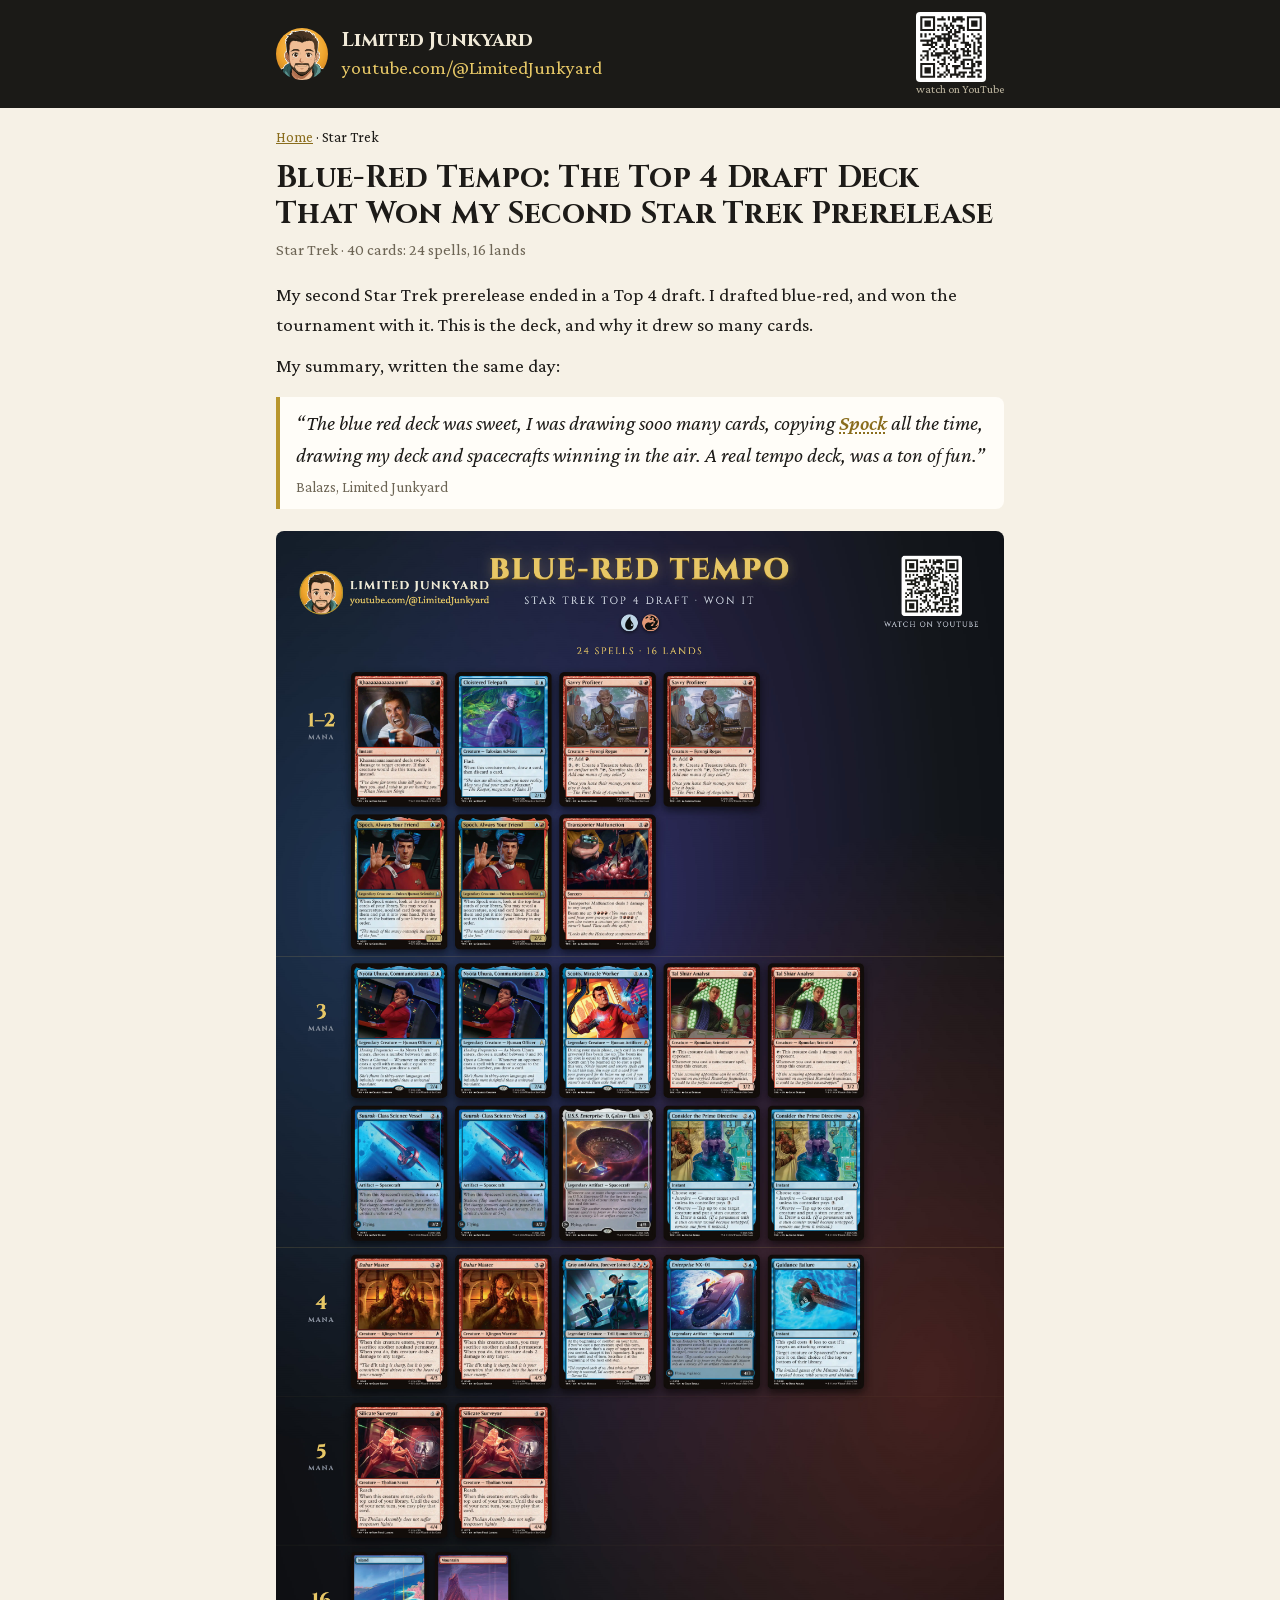
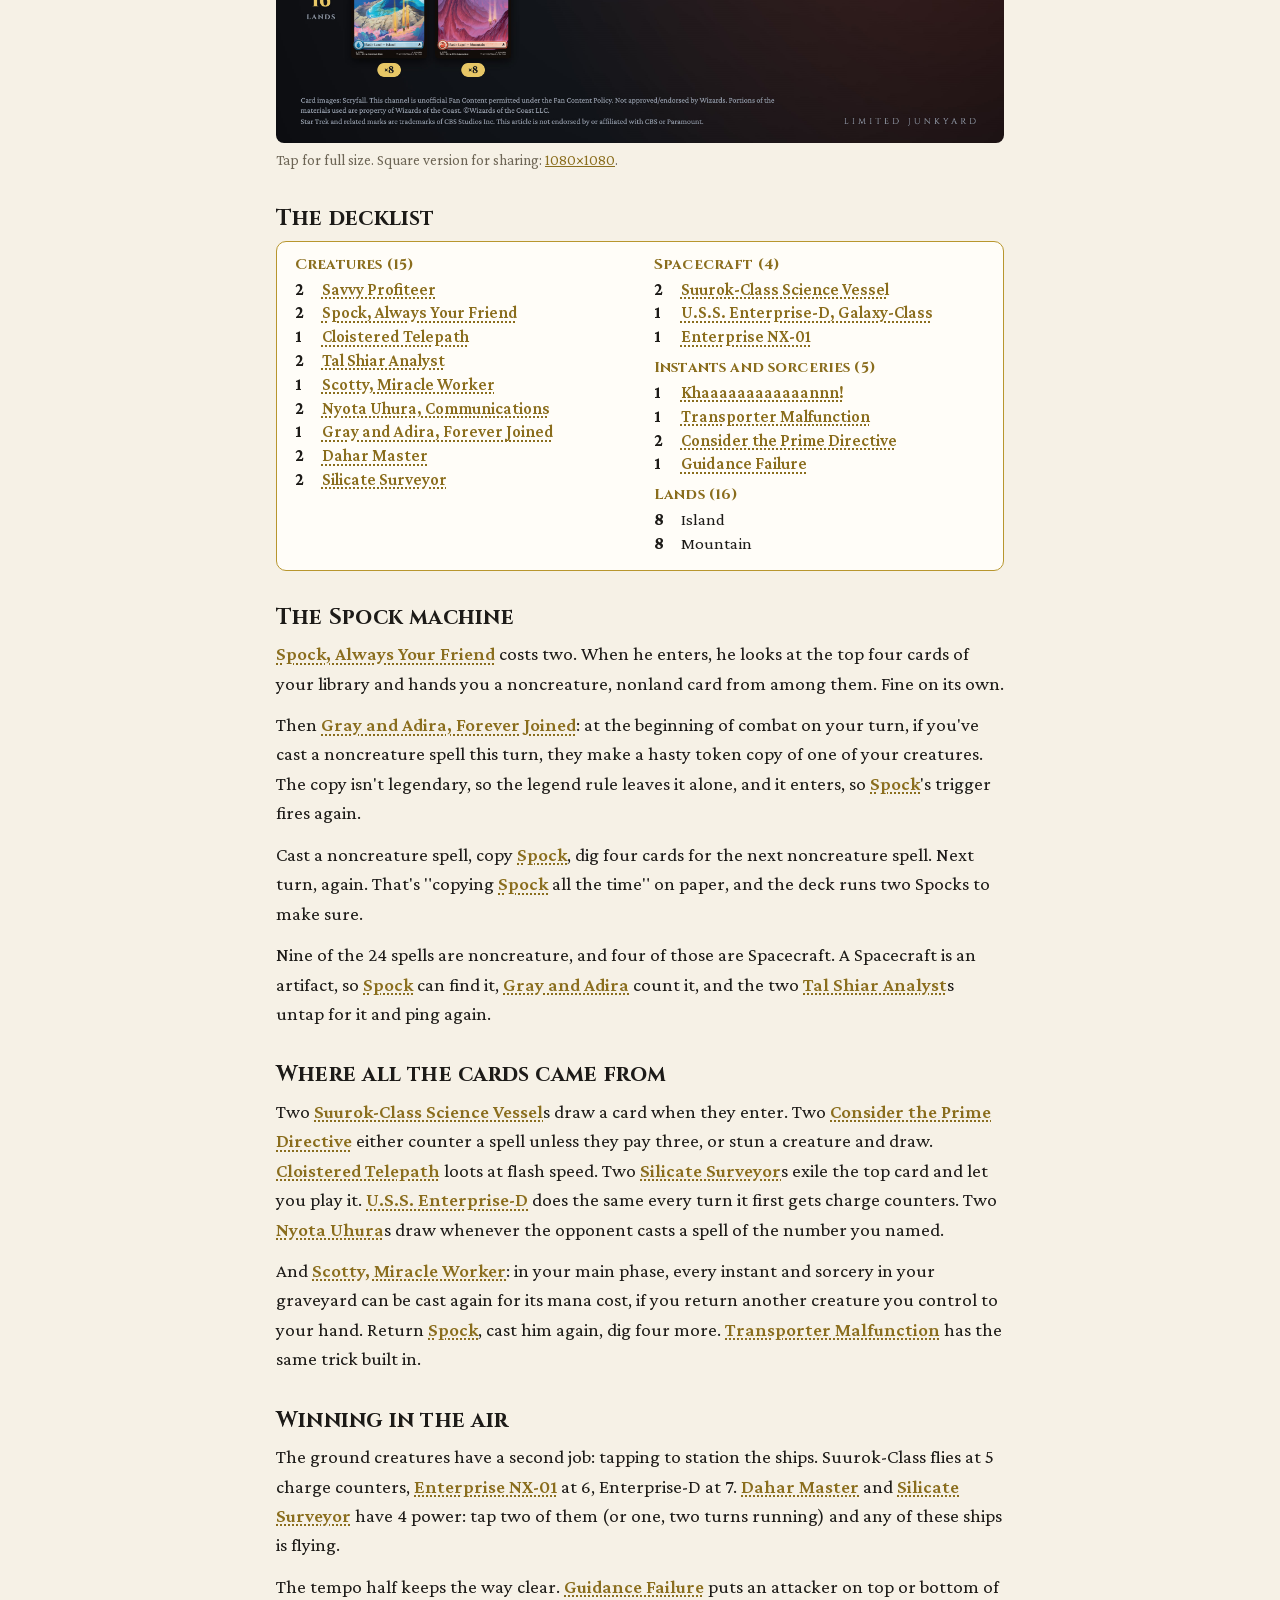
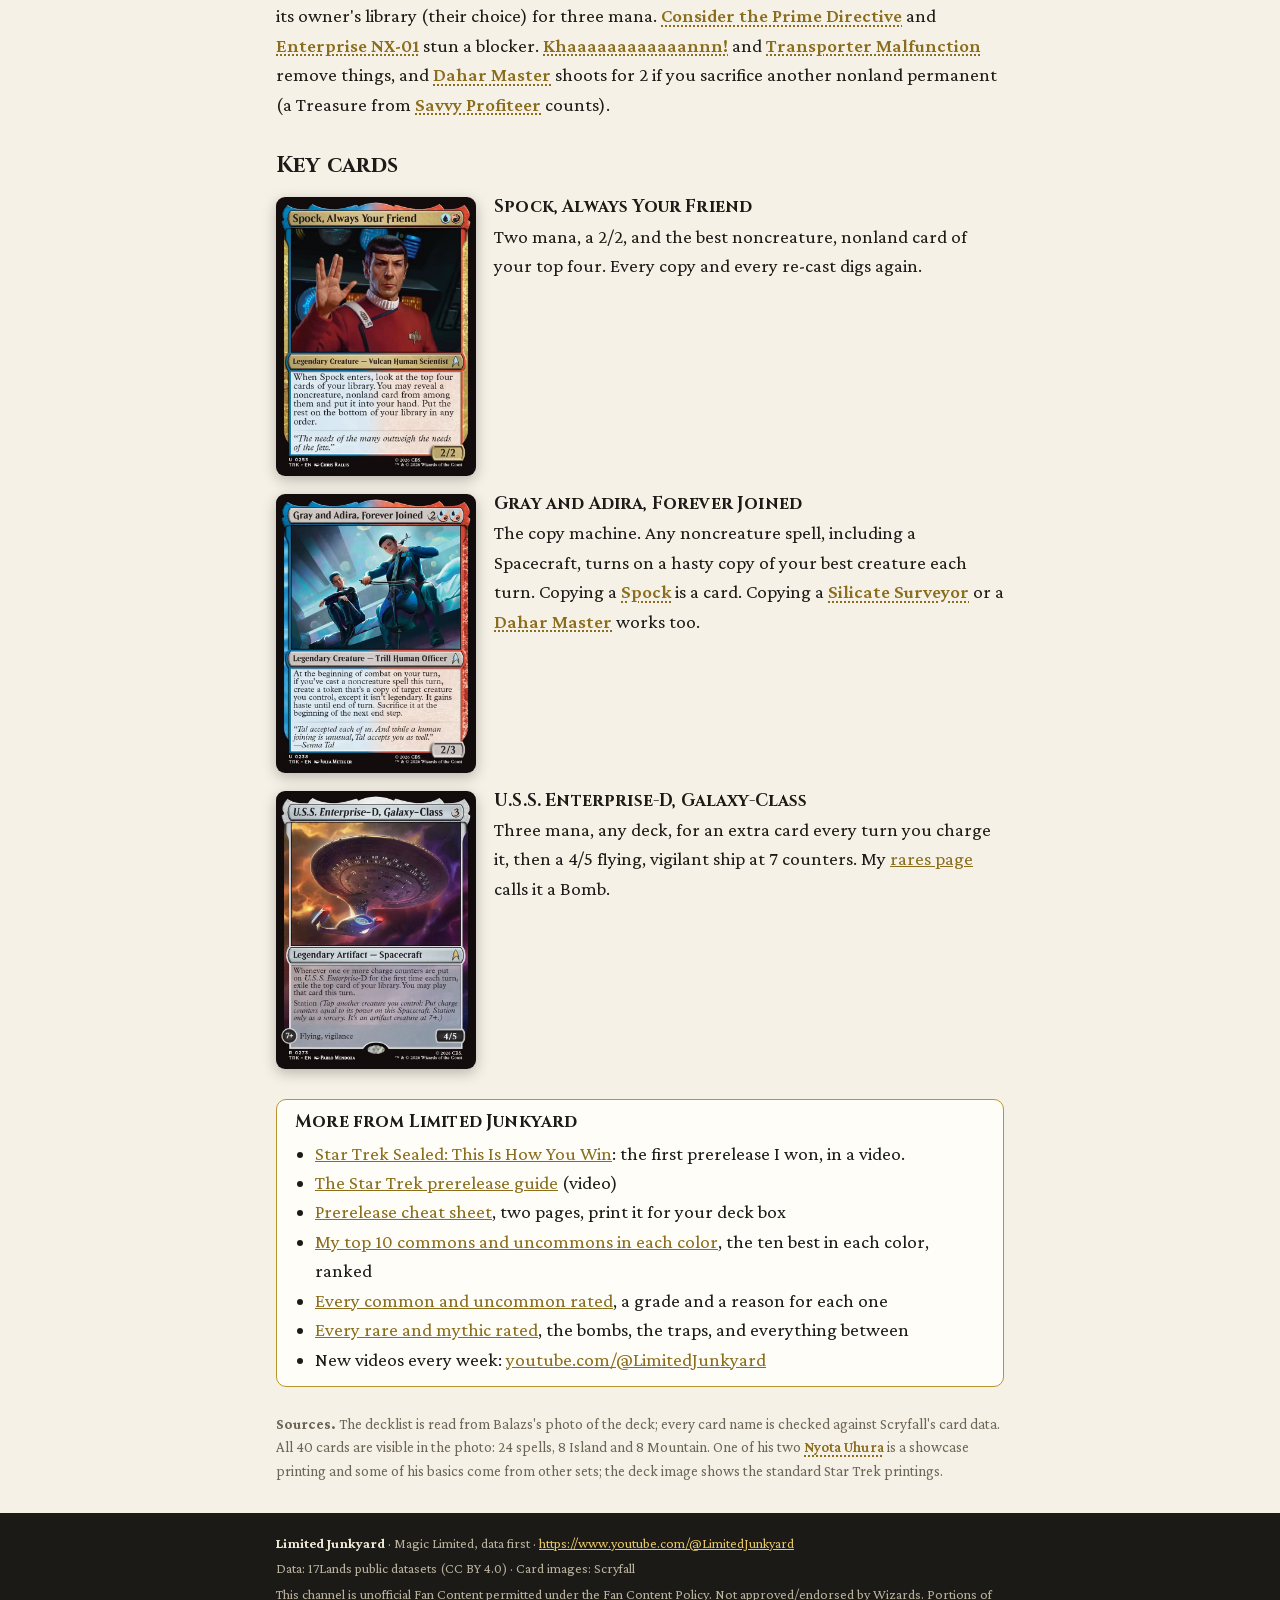
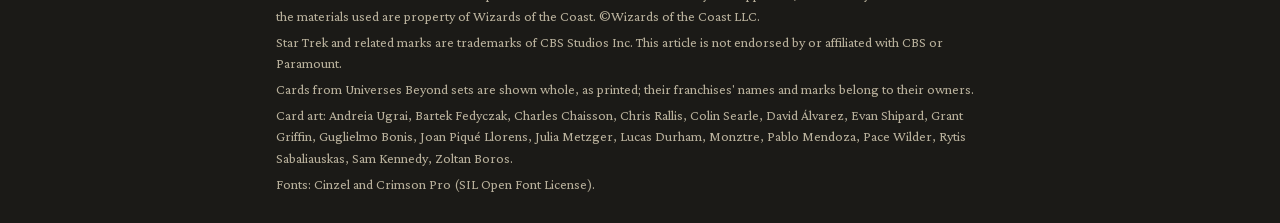
<file: trk/draft-blue-red-tempo.html>
<!doctype html>
<html lang="en">
<head>
<meta charset="utf-8">
<meta name="viewport" content="width=device-width, initial-scale=1">
<title>Blue-Red Tempo: The Top 4 Draft Deck That Won My Second Star Trek Prerelease · Limited Junkyard</title>
<meta name="description" content="The blue-red Star Trek deck I drafted in the Top 4 and won the tournament with: the decklist, the Spock copy engine, the card draw and the flying Spacecraft that close games.">
<meta property="og:title" content="Blue-Red Tempo: The Top 4 Draft Deck That Won My Second Star Trek Prerelease">
<meta property="og:description" content="The blue-red Star Trek deck I drafted in the Top 4 and won the tournament with: the decklist, the Spock copy engine, the card draw and the flying Spacecraft that close games.">
<link rel="icon" href="../logo.png">
<style>
  /* Display: Cinzel. Body: Crimson Pro (close to the book serif on Magic cards). Both SIL OFL, bundled. */
  @font-face { font-family: "Cinzel"; font-weight: 400 900; font-display: block;
    src: url("../fonts/Cinzel-latin.woff2") format("woff2");
    unicode-range: U+0000-00FF, U+0131, U+0152-0153, U+02BB-02BC, U+02C6, U+02DA, U+02DC, U+2000-206F, U+20AC, U+2122, U+2212; }
  @font-face { font-family: "Cinzel"; font-weight: 400 900; font-display: block;
    src: url("../fonts/Cinzel-latin-ext.woff2") format("woff2");
    unicode-range: U+0100-02BA, U+02BD-02C5, U+02C7-02CC, U+02CE-02D7, U+02DD-02FF, U+1E00-1EFF, U+2C60-2C7F, U+A720-A7FF; }
  @font-face { font-family: "Crimson Pro"; font-weight: 400 800; font-style: normal; font-display: block;
    src: url("../fonts/CrimsonPro-latin.woff2") format("woff2");
    unicode-range: U+0000-00FF, U+0131, U+0152-0153, U+02BB-02BC, U+02C6, U+02DA, U+02DC, U+2000-206F, U+20AC, U+2122, U+2212; }
  @font-face { font-family: "Crimson Pro"; font-weight: 400 800; font-style: normal; font-display: block;
    src: url("../fonts/CrimsonPro-latin-ext.woff2") format("woff2");
    unicode-range: U+0100-02BA, U+02BD-02C5, U+02C7-02CC, U+02CE-02D7, U+02DD-02FF, U+1E00-1EFF, U+2C60-2C7F, U+A720-A7FF; }
  @font-face { font-family: "Crimson Pro"; font-weight: 400 800; font-style: italic; font-display: block;
    src: url("../fonts/CrimsonPro-italic-latin.woff2") format("woff2"); }
  :root { --bg: #f6f1e6; --panel: #fffdf8; --ink: #1d1b18; --muted: #6d6555; --gold: #8a6d1d; --line: #ddd2b8; }
  @media (prefers-color-scheme: dark) {
    :root { --bg: #15171c; --panel: #1e2128; --ink: #ece7da; --muted: #a29d8e; --gold: #d9b44a; --line: #353a46; }
  }
  * { box-sizing: border-box; }
  body { margin: 0; background: var(--bg); color: var(--ink); font: 19px/1.55 "Crimson Pro", Georgia, serif; }
  .wrap { max-width: 760px; margin: 0 auto; padding: 0 16px; }
  .brand { background: #1b1a17; color: #f1ead8; }
  .brand .wrap { display: flex; align-items: center; gap: 14px; padding-top: 12px; padding-bottom: 12px; }
  .brand img { width: 52px; height: 52px; border-radius: 50%; }
  .brand b { font: 700 20px "Cinzel", Georgia, serif; display: block; }
  .brand a { color: #e6c766; text-decoration: none; }
  .brand a.name { color: inherit; }
  .brand img { display: block; }
  .brand .qr { margin-left: auto; text-align: center; font-size: 12px; color: #b9b19c; line-height: 1.2; }
  .brand .qr svg { width: 70px; height: 70px; display: block; border-radius: 4px; }
  .crumb { font-size: 15px; margin: 18px 0 0; }
  h1, h2, h3 { font-family: "Cinzel", Georgia, serif; line-height: 1.2; letter-spacing: .01em; }
  h1 { font-size: 30px; margin: 10px 0 6px; }
  h2 { font-size: 22px; margin: 34px 0 8px; }
  h3 { font-size: 17px; margin: 0 0 4px; }
  .meta { color: var(--muted); font-size: 16px; margin: 0 0 18px; }
  p { margin: 0 0 12px; }
  a { color: var(--gold); }
  blockquote { margin: 16px 0 20px; padding: 10px 16px; border-left: 4px solid #b8962e; background: var(--panel);
               font-style: italic; font-size: 21px; border-radius: 0 8px 8px 0; }
  blockquote cite { display: block; font-style: normal; font-size: 15px; color: var(--muted); margin-top: 4px; }
  figure { margin: 22px 0; }
  figure img { width: 100%; height: auto; display: block; border-radius: 8px; }
  figcaption { font-size: 15px; color: var(--muted); margin-top: 6px; }
  .decklist { background: var(--panel); border: 1.5px solid #b8962e; border-radius: 10px; padding: 14px 18px;
              columns: 2 260px; column-gap: 28px; }
  .decklist div { break-inside: avoid; margin-bottom: 10px; }
  .decklist h3 { font-size: 15px; color: var(--gold); }
  .decklist ul { list-style: none; padding: 0; margin: 0; font-size: 17px; line-height: 1.4; }
  .decklist ul b { display: inline-block; min-width: 1.4em; }
  .key { display: grid; grid-template-columns: 200px 1fr; gap: 18px; align-items: start; margin: 18px 0; }
  .key img { width: 200px; height: auto; border-radius: 9px; box-shadow: 0 4px 14px rgba(0,0,0,.25); display: block; }
  @media (max-width: 520px) { .key { grid-template-columns: 1fr; } .key img { width: 240px; max-width: 100%; } .brand .qr { display: none; } }
  .more { background: var(--panel); border: 1.5px solid #b8962e; border-radius: 10px; padding: 12px 18px; margin-top: 30px; }
  .more ul { margin: 6px 0 0; padding-left: 20px; }
  .sources { color: var(--muted); font-size: 15px; margin-top: 26px; }
  footer { margin-top: 30px; background: #1b1a17; color: #b9b19c; font-size: 14px; }
  footer .wrap { padding-top: 16px; padding-bottom: 24px; }
  footer p { margin: 4px 0; }
  footer b { color: #f1ead8; }
  footer a { color: #e6c766; }
</style>
<link rel="stylesheet" href="../cardpop.css">
</head>
<body>
<div class="brand"><div class="wrap">
  <a href="https://www.youtube.com/@LimitedJunkyard"><img src="../logo.png" alt="Limited Junkyard on YouTube"></a>
  <div><a class="name" href="https://www.youtube.com/@LimitedJunkyard"><b>Limited Junkyard</b></a><a href="https://www.youtube.com/@LimitedJunkyard">youtube.com/@LimitedJunkyard</a></div>
  <div class="qr"><svg viewBox="0 0 132 132" class="segno"><g transform="scale(4)"><path fill="#fff" d="M0 0h33v33h-33z"/><path class="qrline" stroke="#1b1a17" d="M2 2.5h7m3 0h1m2 0h1m1 0h1m1 0h3m2 0h7m-29 1h1m5 0h1m1 0h4m1 0h1m1 0h6m1 0h1m5 0h1m-29 1h1m1 0h3m1 0h1m8 0h2m2 0h1m2 0h1m1 0h3m1 0h1m-29 1h1m1 0h3m1 0h1m4 0h1m2 0h1m7 0h1m1 0h3m1 0h1m-29 1h1m1 0h3m1 0h1m1 0h2m1 0h2m1 0h2m1 0h3m2 0h1m1 0h3m1 0h1m-29 1h1m5 0h1m3 0h1m1 0h2m1 0h1m2 0h3m1 0h1m5 0h1m-29 1h7m1 0h1m1 0h1m1 0h1m1 0h1m1 0h1m1 0h1m1 0h1m1 0h7m-16 1h2m1 0h3m-19 1h1m1 0h1m1 0h1m1 0h1m3 0h4m1 0h2m3 0h1m3 0h1m2 0h1m-28 1h1m1 0h1m4 0h3m1 0h1m1 0h2m1 0h2m2 0h1m1 0h1m2 0h1m2 0h1m-24 1h2m1 0h7m3 0h1m1 0h1m5 0h3m-29 1h6m2 0h2m1 0h3m1 0h3m2 0h1m3 0h1m2 0h1m-25 1h1m1 0h3m4 0h2m5 0h4m2 0h1m1 0h2m-28 1h5m1 0h1m2 0h1m1 0h2m2 0h1m4 0h3m1 0h1m2 0h1m-24 1h2m2 0h2m1 0h1m3 0h1m4 0h1m1 0h1m1 0h1m1 0h2m-25 1h1m2 0h1m3 0h1m1 0h1m3 0h1m1 0h2m1 0h1m2 0h1m1 0h1m-27 1h3m2 0h1m4 0h2m1 0h4m2 0h4m1 0h1m1 0h2m-26 1h1m1 0h1m1 0h7m1 0h2m3 0h1m1 0h1m2 0h2m1 0h1m-29 1h1m1 0h2m1 0h5m4 0h1m1 0h1m1 0h1m1 0h4m3 0h2m-28 1h1m1 0h1m4 0h1m2 0h1m1 0h1m1 0h4m6 0h1m1 0h1m-28 1h1m2 0h1m2 0h1m3 0h2m2 0h1m1 0h2m2 0h5m-17 1h1m2 0h1m4 0h1m2 0h2m3 0h1m1 0h3m-29 1h7m2 0h3m1 0h1m5 0h2m1 0h1m1 0h2m1 0h2m-29 1h1m5 0h1m3 0h1m1 0h1m2 0h4m1 0h1m3 0h2m1 0h1m-28 1h1m1 0h3m1 0h1m1 0h1m3 0h1m3 0h2m2 0h5m-25 1h1m1 0h3m1 0h1m5 0h2m2 0h1m7 0h1m1 0h3m-29 1h1m1 0h3m1 0h1m1 0h1m2 0h1m1 0h1m2 0h1m1 0h4m1 0h3m2 0h1m-29 1h1m5 0h1m2 0h2m1 0h1m1 0h5m1 0h1m3 0h1m2 0h1m-28 1h7m1 0h2m1 0h1m2 0h1m2 0h1m1 0h2m1 0h4m1 0h2"/></g></svg>watch on YouTube</div>
</div></div>
<main class="wrap">
  <p class="crumb"><a href="../index.html">Home</a> · Star Trek</p>
  <h1>Blue-Red Tempo: The Top 4 Draft Deck That Won My Second Star Trek Prerelease</h1>
  <p class="meta">Star Trek · 40 cards: 24 spells, 16 lands</p>
  <p>My second Star Trek prerelease ended in a Top 4 draft. I drafted blue-red, and won the tournament with it. This is the deck, and why it drew so many cards.</p><p>My summary, written the same day:</p>
  <blockquote>“The blue red deck was sweet, I was drawing sooo many cards, copying <span class="cn" tabindex="0" role="button" aria-haspopup="dialog" data-img="../cards/spock-always-your-friend.jpg" data-name="Spock, Always Your Friend" data-artist="Chris Rallis">Spock</span> all the time, drawing my deck and spacecrafts winning in the air. A real tempo deck, was a ton of fun.”<cite>Balazs, Limited Junkyard</cite></blockquote>

  <figure>
    <a href="TRK-draft-blue-red-tempo.jpg"><img src="TRK-draft-blue-red-tempo.jpg" alt="The 40-card deck: Blue-Red Tempo" width="2600"></a>
    <figcaption>Tap for full size. Square version for sharing: <a href="TRK-draft-blue-red-tempo-1080.jpg" download>1080×1080</a>.</figcaption>
  </figure>

  <h2>The decklist</h2>
  <div class="decklist">
    
    <div><h3>Creatures (15)</h3><ul><li><b>2</b> <span class="cn" tabindex="0" role="button" aria-haspopup="dialog" data-img="../cards/savvy-profiteer.jpg" data-name="Savvy Profiteer" data-artist="Andreia Ugrai">Savvy Profiteer</span></li><li><b>2</b> <span class="cn" tabindex="0" role="button" aria-haspopup="dialog" data-img="../cards/spock-always-your-friend.jpg" data-name="Spock, Always Your Friend" data-artist="Chris Rallis">Spock, Always Your Friend</span></li><li><b>1</b> <span class="cn" tabindex="0" role="button" aria-haspopup="dialog" data-img="../cards/cloistered-telepath.jpg" data-name="Cloistered Telepath" data-artist="Monztre">Cloistered Telepath</span></li><li><b>2</b> <span class="cn" tabindex="0" role="button" aria-haspopup="dialog" data-img="../cards/tal-shiar-analyst.jpg" data-name="Tal Shiar Analyst" data-artist="Lucas Durham">Tal Shiar Analyst</span></li><li><b>1</b> <span class="cn" tabindex="0" role="button" aria-haspopup="dialog" data-img="../cards/scotty-miracle-worker.jpg" data-name="Scotty, Miracle Worker" data-artist="Sam Kennedy">Scotty, Miracle Worker</span></li><li><b>2</b> <span class="cn" tabindex="0" role="button" aria-haspopup="dialog" data-img="../cards/nyota-uhura-communications.jpg" data-name="Nyota Uhura, Communications" data-artist="Charles Chaisson">Nyota Uhura, Communications</span></li><li><b>1</b> <span class="cn" tabindex="0" role="button" aria-haspopup="dialog" data-img="../cards/gray-and-adira-forever-joined.jpg" data-name="Gray and Adira, Forever Joined" data-artist="Julia Metzger">Gray and Adira, Forever Joined</span></li><li><b>2</b> <span class="cn" tabindex="0" role="button" aria-haspopup="dialog" data-img="../cards/dahar-master.jpg" data-name="Dahar Master" data-artist="Grant Griffin">Dahar Master</span></li><li><b>2</b> <span class="cn" tabindex="0" role="button" aria-haspopup="dialog" data-img="../cards/silicate-surveyor.jpg" data-name="Silicate Surveyor" data-artist="Joan Piqué Llorens">Silicate Surveyor</span></li></ul></div>
    
    <div><h3>Spacecraft (4)</h3><ul><li><b>2</b> <span class="cn" tabindex="0" role="button" aria-haspopup="dialog" data-img="../cards/suurok-class-science-vessel.jpg" data-name="Suurok-Class Science Vessel" data-artist="Pace Wilder">Suurok-Class Science Vessel</span></li><li><b>1</b> <span class="cn" tabindex="0" role="button" aria-haspopup="dialog" data-img="../cards/u-s-s-enterprise-d-galaxy-class.jpg" data-name="U.S.S. Enterprise-D, Galaxy-Class" data-artist="Pablo Mendoza">U.S.S. Enterprise-D, Galaxy-Class</span></li><li><b>1</b> <span class="cn" tabindex="0" role="button" aria-haspopup="dialog" data-img="../cards/enterprise-nx-01.jpg" data-name="Enterprise NX-01" data-artist="Colin Searle">Enterprise NX-01</span></li></ul></div>
    
    <div><h3>Instants and sorceries (5)</h3><ul><li><b>1</b> <span class="cn" tabindex="0" role="button" aria-haspopup="dialog" data-img="../cards/khaaaaaaaaaaaannn.jpg" data-name="Khaaaaaaaaaaaannn!" data-artist="Evan Shipard">Khaaaaaaaaaaaannn!</span></li><li><b>1</b> <span class="cn" tabindex="0" role="button" aria-haspopup="dialog" data-img="../cards/transporter-malfunction.jpg" data-name="Transporter Malfunction" data-artist="Bartek Fedyczak">Transporter Malfunction</span></li><li><b>2</b> <span class="cn" tabindex="0" role="button" aria-haspopup="dialog" data-img="../commander/cards/consider-the-prime-directive.jpg" data-name="Consider the Prime Directive" data-artist="Zoltan Boros">Consider the Prime Directive</span></li><li><b>1</b> <span class="cn" tabindex="0" role="button" aria-haspopup="dialog" data-img="../cards/guidance-failure.jpg" data-name="Guidance Failure" data-artist="David Álvarez">Guidance Failure</span></li></ul></div>
    
    <div><h3>Lands (16)</h3><ul><li><b>8</b> Island</li><li><b>8</b> Mountain</li></ul></div>
    
  </div>

  
  <h2>The Spock machine</h2>
  <p><b><span class="cn" tabindex="0" role="button" aria-haspopup="dialog" data-img="../cards/spock-always-your-friend.jpg" data-name="Spock, Always Your Friend" data-artist="Chris Rallis">Spock, Always Your Friend</span></b> costs two. When he enters, he looks at the top four cards of your library and hands you a noncreature, nonland card from among them. Fine on its own.</p><p>Then <b><span class="cn" tabindex="0" role="button" aria-haspopup="dialog" data-img="../cards/gray-and-adira-forever-joined.jpg" data-name="Gray and Adira, Forever Joined" data-artist="Julia Metzger">Gray and Adira, Forever Joined</span></b>: at the beginning of combat on your turn, if you've cast a noncreature spell this turn, they make a hasty token copy of one of your creatures. The copy isn't legendary, so the legend rule leaves it alone, and it enters, so <span class="cn" tabindex="0" role="button" aria-haspopup="dialog" data-img="../cards/spock-always-your-friend.jpg" data-name="Spock, Always Your Friend" data-artist="Chris Rallis">Spock</span>'s trigger fires again.</p><p>Cast a noncreature spell, copy <span class="cn" tabindex="0" role="button" aria-haspopup="dialog" data-img="../cards/spock-always-your-friend.jpg" data-name="Spock, Always Your Friend" data-artist="Chris Rallis">Spock</span>, dig four cards for the next noncreature spell. Next turn, again. That's "copying <span class="cn" tabindex="0" role="button" aria-haspopup="dialog" data-img="../cards/spock-always-your-friend.jpg" data-name="Spock, Always Your Friend" data-artist="Chris Rallis">Spock</span> all the time" on paper, and the deck runs two Spocks to make sure.</p><p>Nine of the 24 spells are noncreature, and four of those are Spacecraft. A Spacecraft is an artifact, so <span class="cn" tabindex="0" role="button" aria-haspopup="dialog" data-img="../cards/spock-always-your-friend.jpg" data-name="Spock, Always Your Friend" data-artist="Chris Rallis">Spock</span> can find it, <span class="cn" tabindex="0" role="button" aria-haspopup="dialog" data-img="../cards/gray-and-adira-forever-joined.jpg" data-name="Gray and Adira, Forever Joined" data-artist="Julia Metzger">Gray and Adira</span> count it, and the two <b><span class="cn" tabindex="0" role="button" aria-haspopup="dialog" data-img="../cards/tal-shiar-analyst.jpg" data-name="Tal Shiar Analyst" data-artist="Lucas Durham">Tal Shiar Analyst</span></b>s untap for it and ping again.</p>
  
  <h2>Where all the cards came from</h2>
  <p>Two <b><span class="cn" tabindex="0" role="button" aria-haspopup="dialog" data-img="../cards/suurok-class-science-vessel.jpg" data-name="Suurok-Class Science Vessel" data-artist="Pace Wilder">Suurok-Class Science Vessel</span></b>s draw a card when they enter. Two <b><span class="cn" tabindex="0" role="button" aria-haspopup="dialog" data-img="../commander/cards/consider-the-prime-directive.jpg" data-name="Consider the Prime Directive" data-artist="Zoltan Boros">Consider the Prime Directive</span></b> either counter a spell unless they pay three, or stun a creature and draw. <b><span class="cn" tabindex="0" role="button" aria-haspopup="dialog" data-img="../cards/cloistered-telepath.jpg" data-name="Cloistered Telepath" data-artist="Monztre">Cloistered Telepath</span></b> loots at flash speed. Two <b><span class="cn" tabindex="0" role="button" aria-haspopup="dialog" data-img="../cards/silicate-surveyor.jpg" data-name="Silicate Surveyor" data-artist="Joan Piqué Llorens">Silicate Surveyor</span></b>s exile the top card and let you play it. <b><span class="cn" tabindex="0" role="button" aria-haspopup="dialog" data-img="../cards/u-s-s-enterprise-d-galaxy-class.jpg" data-name="U.S.S. Enterprise-D, Galaxy-Class" data-artist="Pablo Mendoza">U.S.S. Enterprise-D</span></b> does the same every turn it first gets charge counters. Two <b><span class="cn" tabindex="0" role="button" aria-haspopup="dialog" data-img="../cards/nyota-uhura-communications.jpg" data-name="Nyota Uhura, Communications" data-artist="Charles Chaisson">Nyota Uhura</span></b>s draw whenever the opponent casts a spell of the number you named.</p><p>And <b><span class="cn" tabindex="0" role="button" aria-haspopup="dialog" data-img="../cards/scotty-miracle-worker.jpg" data-name="Scotty, Miracle Worker" data-artist="Sam Kennedy">Scotty, Miracle Worker</span></b>: in your main phase, every instant and sorcery in your graveyard can be cast again for its mana cost, if you return another creature you control to your hand. Return <span class="cn" tabindex="0" role="button" aria-haspopup="dialog" data-img="../cards/spock-always-your-friend.jpg" data-name="Spock, Always Your Friend" data-artist="Chris Rallis">Spock</span>, cast him again, dig four more. <b><span class="cn" tabindex="0" role="button" aria-haspopup="dialog" data-img="../cards/transporter-malfunction.jpg" data-name="Transporter Malfunction" data-artist="Bartek Fedyczak">Transporter Malfunction</span></b> has the same trick built in.</p>
  
  <h2>Winning in the air</h2>
  <p>The ground creatures have a second job: tapping to station the ships. Suurok-Class flies at 5 charge counters, <span class="cn" tabindex="0" role="button" aria-haspopup="dialog" data-img="../cards/enterprise-nx-01.jpg" data-name="Enterprise NX-01" data-artist="Colin Searle">Enterprise NX-01</span> at 6, Enterprise-D at 7. <b><span class="cn" tabindex="0" role="button" aria-haspopup="dialog" data-img="../cards/dahar-master.jpg" data-name="Dahar Master" data-artist="Grant Griffin">Dahar Master</span></b> and <span class="cn" tabindex="0" role="button" aria-haspopup="dialog" data-img="../cards/silicate-surveyor.jpg" data-name="Silicate Surveyor" data-artist="Joan Piqué Llorens">Silicate Surveyor</span> have 4 power: tap two of them (or one, two turns running) and any of these ships is flying.</p><p>The tempo half keeps the way clear. <b><span class="cn" tabindex="0" role="button" aria-haspopup="dialog" data-img="../cards/guidance-failure.jpg" data-name="Guidance Failure" data-artist="David Álvarez">Guidance Failure</span></b> puts an attacker on top or bottom of its owner's library (their choice) for three mana. <span class="cn" tabindex="0" role="button" aria-haspopup="dialog" data-img="../commander/cards/consider-the-prime-directive.jpg" data-name="Consider the Prime Directive" data-artist="Zoltan Boros">Consider the Prime Directive</span> and <b><span class="cn" tabindex="0" role="button" aria-haspopup="dialog" data-img="../cards/enterprise-nx-01.jpg" data-name="Enterprise NX-01" data-artist="Colin Searle">Enterprise NX-01</span></b> stun a blocker. <b><span class="cn" tabindex="0" role="button" aria-haspopup="dialog" data-img="../cards/khaaaaaaaaaaaannn.jpg" data-name="Khaaaaaaaaaaaannn!" data-artist="Evan Shipard">Khaaaaaaaaaaaannn!</span></b> and <span class="cn" tabindex="0" role="button" aria-haspopup="dialog" data-img="../cards/transporter-malfunction.jpg" data-name="Transporter Malfunction" data-artist="Bartek Fedyczak">Transporter Malfunction</span> remove things, and <span class="cn" tabindex="0" role="button" aria-haspopup="dialog" data-img="../cards/dahar-master.jpg" data-name="Dahar Master" data-artist="Grant Griffin">Dahar Master</span> shoots for 2 if you sacrifice another nonland permanent (a Treasure from <b><span class="cn" tabindex="0" role="button" aria-haspopup="dialog" data-img="../cards/savvy-profiteer.jpg" data-name="Savvy Profiteer" data-artist="Andreia Ugrai">Savvy Profiteer</span></b> counts).</p>
  

  <h2>Key cards</h2>
  
  <div class="key">
    <img src="cards/1be731d5-8b21-4883-91c0-dd9070b1eadd.jpg" alt="Spock, Always Your Friend" loading="lazy">
    <div><h3>Spock, Always Your Friend</h3><p>Two mana, a 2/2, and the best noncreature, nonland card of your top four. Every copy and every re-cast digs again.</p></div>
  </div>
  
  <div class="key">
    <img src="cards/eede6822-c8bc-4344-81a9-bc608245d5b6.jpg" alt="Gray and Adira, Forever Joined" loading="lazy">
    <div><h3>Gray and Adira, Forever Joined</h3><p>The copy machine. Any noncreature spell, including a Spacecraft, turns on a hasty copy of your best creature each turn. Copying a <span class="cn" tabindex="0" role="button" aria-haspopup="dialog" data-img="../cards/spock-always-your-friend.jpg" data-name="Spock, Always Your Friend" data-artist="Chris Rallis">Spock</span> is a card. Copying a <span class="cn" tabindex="0" role="button" aria-haspopup="dialog" data-img="../cards/silicate-surveyor.jpg" data-name="Silicate Surveyor" data-artist="Joan Piqué Llorens">Silicate Surveyor</span> or a <span class="cn" tabindex="0" role="button" aria-haspopup="dialog" data-img="../cards/dahar-master.jpg" data-name="Dahar Master" data-artist="Grant Griffin">Dahar Master</span> works too.</p></div>
  </div>
  
  <div class="key">
    <img src="cards/057a4413-6a17-491e-bfd7-6cd427b1a442.jpg" alt="U.S.S. Enterprise-D, Galaxy-Class" loading="lazy">
    <div><h3>U.S.S. Enterprise-D, Galaxy-Class</h3><p>Three mana, any deck, for an extra card every turn you charge it, then a 4/5 flying, vigilant ship at 7 counters. My <a href="rares-mythics.html">rares page</a> calls it a Bomb.</p></div>
  </div>
  

  <div class="more">
    <h3>More from Limited Junkyard</h3>
    <ul>
      <li><a href="https://youtu.be/jVYaaT3aB_g">Star Trek Sealed: This Is How You Win</a>: the first prerelease I won, in a video.</li>
      
      <li><a href="https://www.youtube.com/watch?v=cQogPmXFX3E">The Star Trek prerelease guide</a> (video)</li>
      <li><a href="cheat-sheet.pdf">Prerelease cheat sheet</a>, two pages, print it for your deck box</li><li><a href="top-10.html">My top 10 commons and uncommons in each color</a>, the ten best in each color, ranked</li><li><a href="commons-uncommons.html">Every common and uncommon rated</a>, a grade and a reason for each one</li><li><a href="rares-mythics.html">Every rare and mythic rated</a>, the bombs, the traps, and everything between</li>
      <li>New videos every week: <a href="https://www.youtube.com/@LimitedJunkyard">youtube.com/@LimitedJunkyard</a></li>
    </ul>
  </div>

  <p class="sources"><b>Sources.</b> The decklist is read from Balazs's photo of the deck; every card name is checked against Scryfall's card data. All 40 cards are visible in the photo: 24 spells, 8 Island and 8 Mountain. One of his two <span class="cn" tabindex="0" role="button" aria-haspopup="dialog" data-img="../cards/nyota-uhura-communications.jpg" data-name="Nyota Uhura, Communications" data-artist="Charles Chaisson">Nyota Uhura</span> is a showcase printing and some of his basics come from other sets; the deck image shows the standard Star Trek printings.</p>
</main>
<footer><div class="wrap">
  <p><b>Limited Junkyard</b> · Magic Limited, data first · <a href="https://www.youtube.com/@LimitedJunkyard">https://www.youtube.com/@LimitedJunkyard</a></p>
  <p>Data: 17Lands public datasets (CC BY 4.0) · Card images: Scryfall</p><p>This channel is unofficial Fan Content permitted under the Fan Content Policy. Not approved/endorsed by Wizards. Portions of the materials used are property of Wizards of the Coast. ©Wizards of the Coast LLC.</p><p>Star Trek and related marks are trademarks of CBS Studios Inc. This article is not endorsed by or affiliated with CBS or Paramount.</p><p>Cards from Universes Beyond sets are shown whole, as printed; their franchises&#39; names and marks belong to their owners.</p>
  <p>Card art: Andreia Ugrai, Bartek Fedyczak, Charles Chaisson, Chris Rallis, Colin Searle, David Álvarez, Evan Shipard, Grant Griffin, Guglielmo Bonis, Joan Piqué Llorens, Julia Metzger, Lucas Durham, Monztre, Pablo Mendoza, Pace Wilder, Rytis Sabaliauskas, Sam Kennedy, Zoltan Boros.</p>
  <p>Fonts: Cinzel and Crimson Pro (SIL Open Font License).</p>
</div></footer>
<script src="../cardpop.js" defer></script>
</body>
</html>
</file>
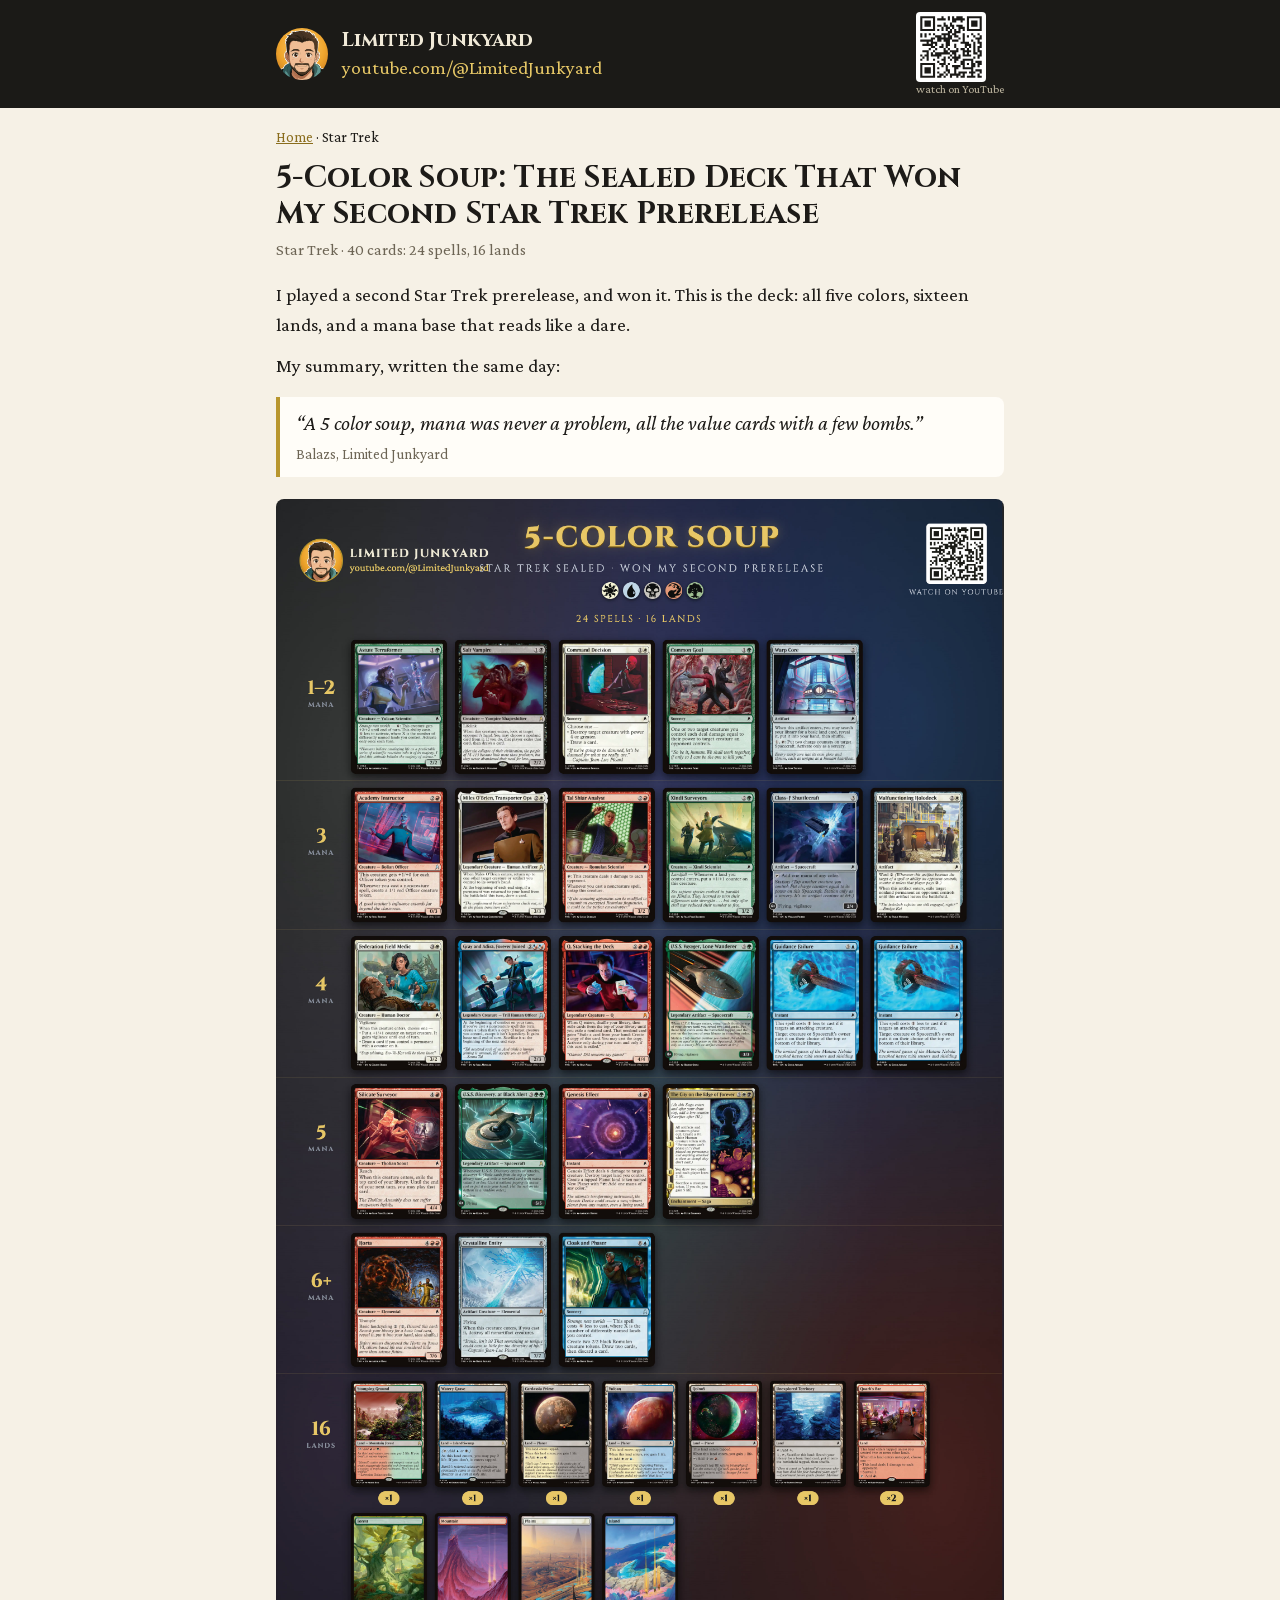
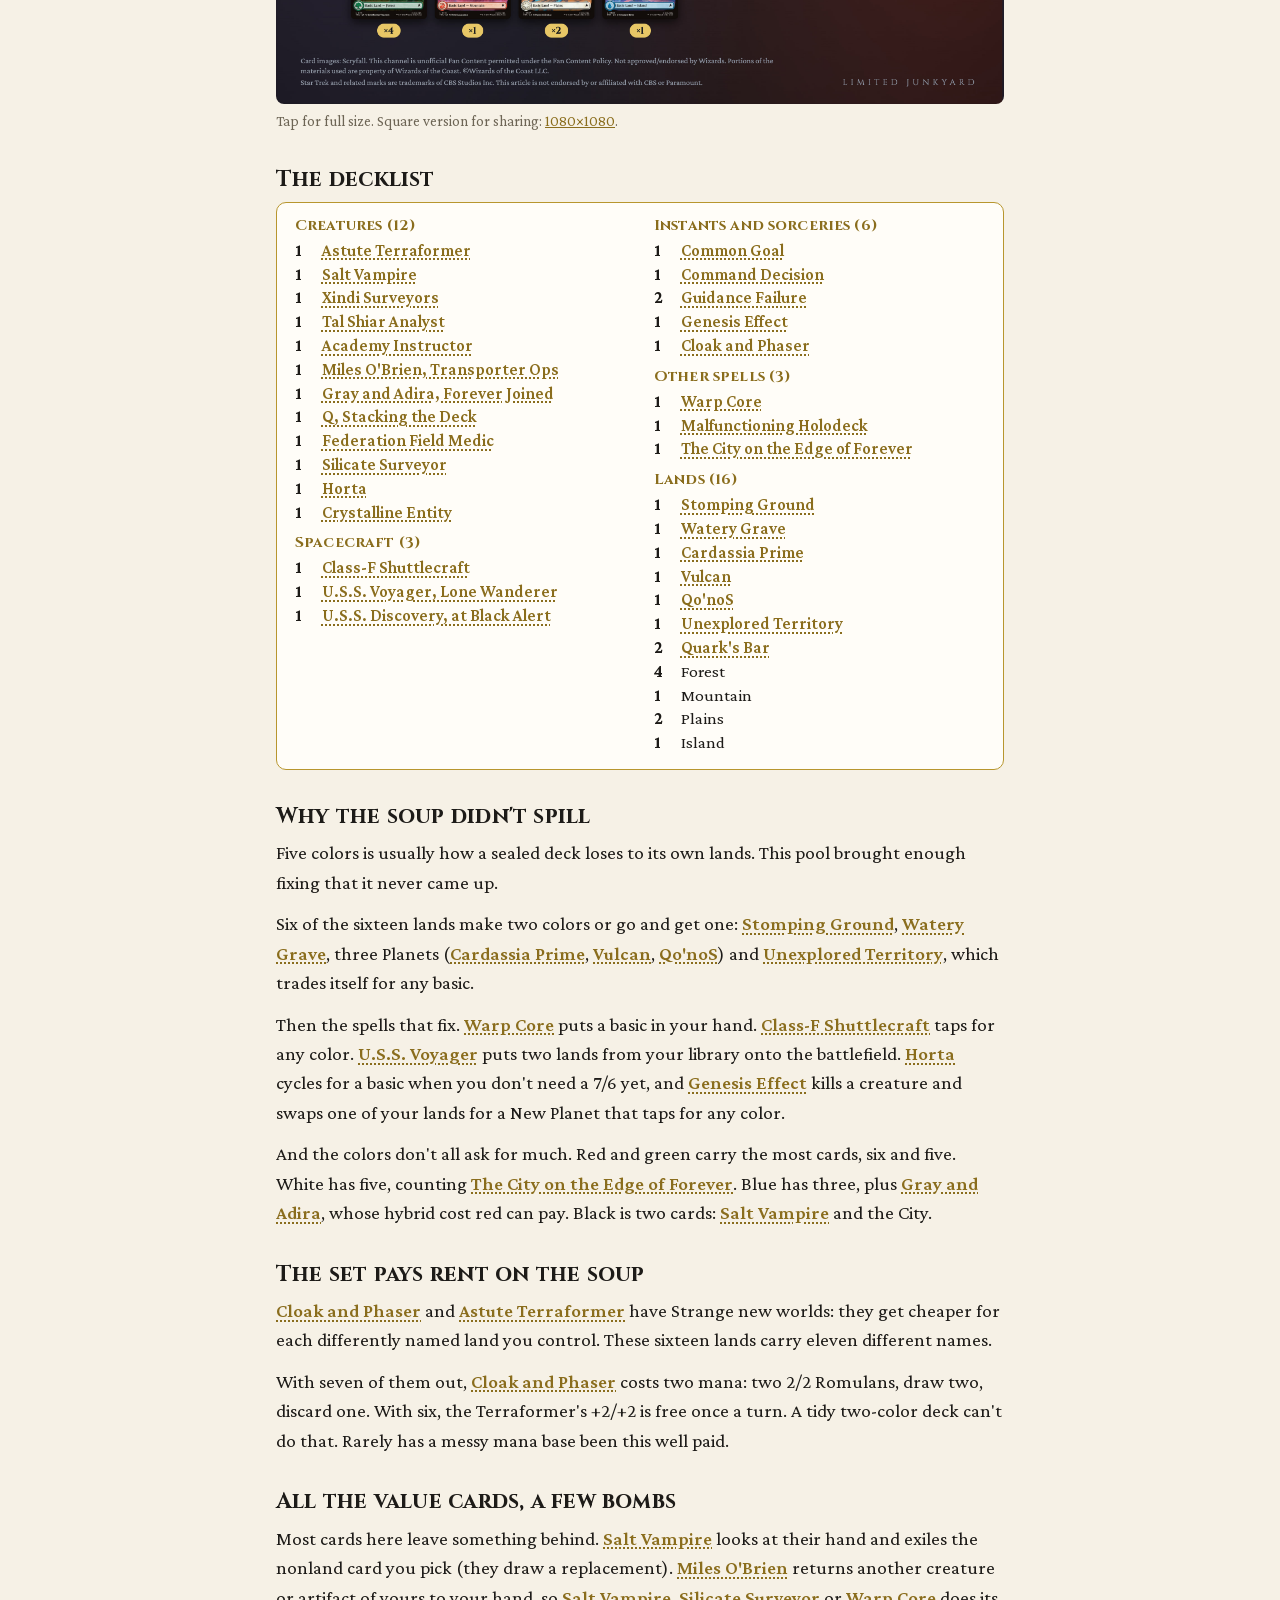
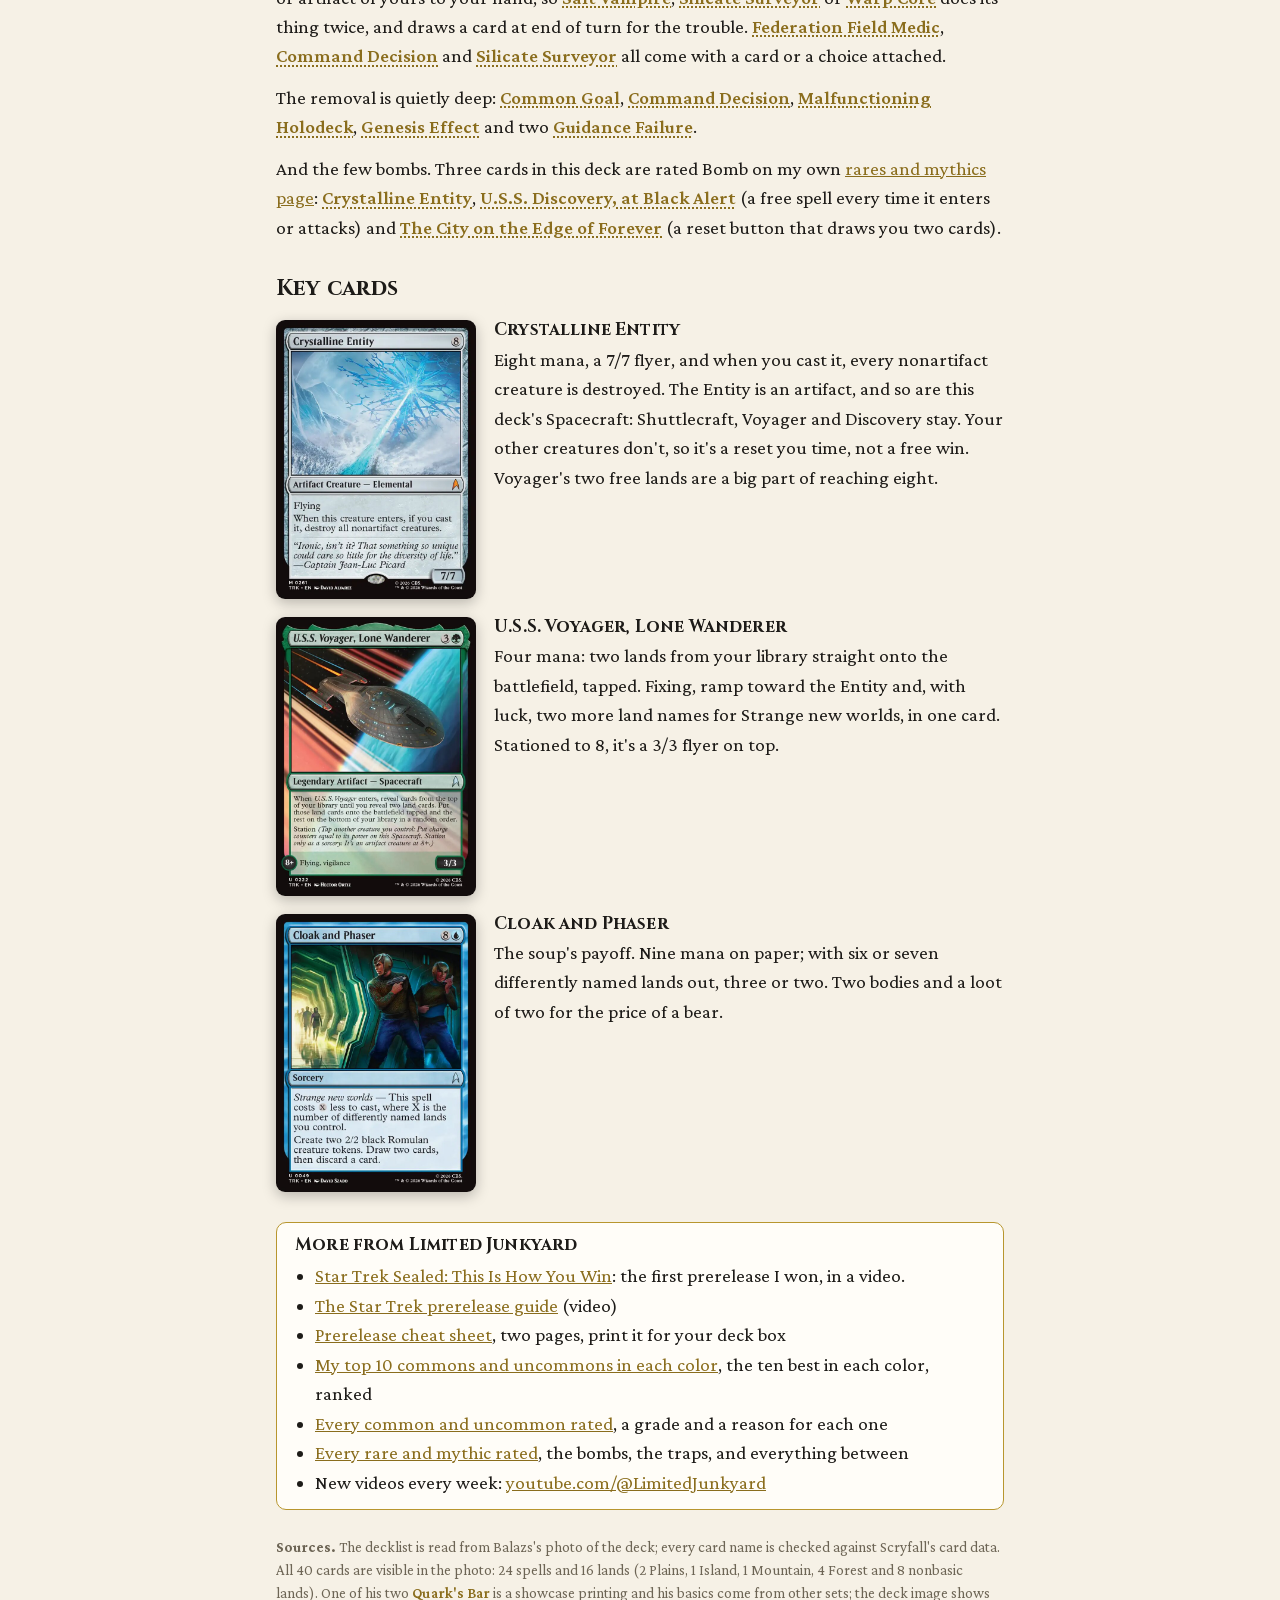
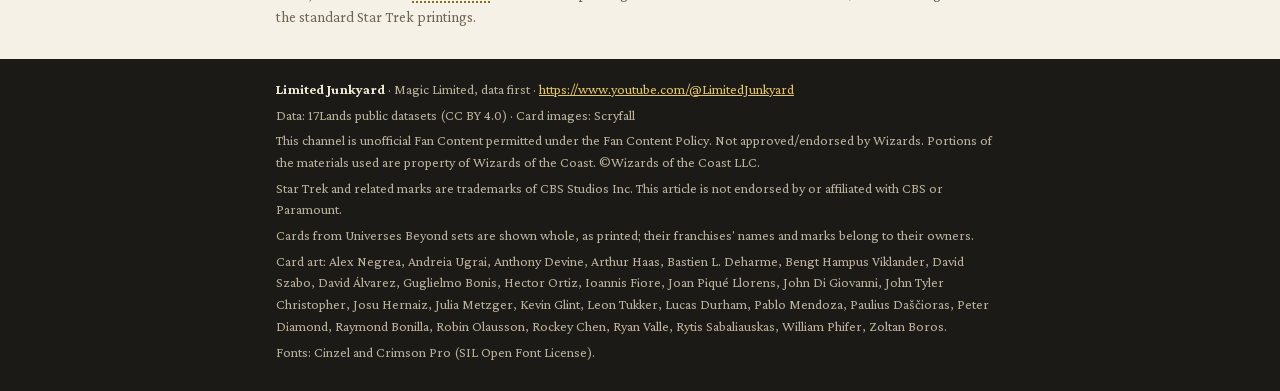
<file: trk/sealed-5-color-soup.html>
<!doctype html>
<html lang="en">
<head>
<meta charset="utf-8">
<meta name="viewport" content="width=device-width, initial-scale=1">
<title>5-Color Soup: The Sealed Deck That Won My Second Star Trek Prerelease · Limited Junkyard</title>
<meta name="description" content="The five-color Star Trek sealed deck that won my second prerelease: the decklist, the fixing that made five colors work, and the cards that carried it.">
<meta property="og:title" content="5-Color Soup: The Sealed Deck That Won My Second Star Trek Prerelease">
<meta property="og:description" content="The five-color Star Trek sealed deck that won my second prerelease: the decklist, the fixing that made five colors work, and the cards that carried it.">
<link rel="icon" href="../logo.png">
<style>
  /* Display: Cinzel. Body: Crimson Pro (close to the book serif on Magic cards). Both SIL OFL, bundled. */
  @font-face { font-family: "Cinzel"; font-weight: 400 900; font-display: block;
    src: url("../fonts/Cinzel-latin.woff2") format("woff2");
    unicode-range: U+0000-00FF, U+0131, U+0152-0153, U+02BB-02BC, U+02C6, U+02DA, U+02DC, U+2000-206F, U+20AC, U+2122, U+2212; }
  @font-face { font-family: "Cinzel"; font-weight: 400 900; font-display: block;
    src: url("../fonts/Cinzel-latin-ext.woff2") format("woff2");
    unicode-range: U+0100-02BA, U+02BD-02C5, U+02C7-02CC, U+02CE-02D7, U+02DD-02FF, U+1E00-1EFF, U+2C60-2C7F, U+A720-A7FF; }
  @font-face { font-family: "Crimson Pro"; font-weight: 400 800; font-style: normal; font-display: block;
    src: url("../fonts/CrimsonPro-latin.woff2") format("woff2");
    unicode-range: U+0000-00FF, U+0131, U+0152-0153, U+02BB-02BC, U+02C6, U+02DA, U+02DC, U+2000-206F, U+20AC, U+2122, U+2212; }
  @font-face { font-family: "Crimson Pro"; font-weight: 400 800; font-style: normal; font-display: block;
    src: url("../fonts/CrimsonPro-latin-ext.woff2") format("woff2");
    unicode-range: U+0100-02BA, U+02BD-02C5, U+02C7-02CC, U+02CE-02D7, U+02DD-02FF, U+1E00-1EFF, U+2C60-2C7F, U+A720-A7FF; }
  @font-face { font-family: "Crimson Pro"; font-weight: 400 800; font-style: italic; font-display: block;
    src: url("../fonts/CrimsonPro-italic-latin.woff2") format("woff2"); }
  :root { --bg: #f6f1e6; --panel: #fffdf8; --ink: #1d1b18; --muted: #6d6555; --gold: #8a6d1d; --line: #ddd2b8; }
  @media (prefers-color-scheme: dark) {
    :root { --bg: #15171c; --panel: #1e2128; --ink: #ece7da; --muted: #a29d8e; --gold: #d9b44a; --line: #353a46; }
  }
  * { box-sizing: border-box; }
  body { margin: 0; background: var(--bg); color: var(--ink); font: 19px/1.55 "Crimson Pro", Georgia, serif; }
  .wrap { max-width: 760px; margin: 0 auto; padding: 0 16px; }
  .brand { background: #1b1a17; color: #f1ead8; }
  .brand .wrap { display: flex; align-items: center; gap: 14px; padding-top: 12px; padding-bottom: 12px; }
  .brand img { width: 52px; height: 52px; border-radius: 50%; }
  .brand b { font: 700 20px "Cinzel", Georgia, serif; display: block; }
  .brand a { color: #e6c766; text-decoration: none; }
  .brand a.name { color: inherit; }
  .brand img { display: block; }
  .brand .qr { margin-left: auto; text-align: center; font-size: 12px; color: #b9b19c; line-height: 1.2; }
  .brand .qr svg { width: 70px; height: 70px; display: block; border-radius: 4px; }
  .crumb { font-size: 15px; margin: 18px 0 0; }
  h1, h2, h3 { font-family: "Cinzel", Georgia, serif; line-height: 1.2; letter-spacing: .01em; }
  h1 { font-size: 30px; margin: 10px 0 6px; }
  h2 { font-size: 22px; margin: 34px 0 8px; }
  h3 { font-size: 17px; margin: 0 0 4px; }
  .meta { color: var(--muted); font-size: 16px; margin: 0 0 18px; }
  p { margin: 0 0 12px; }
  a { color: var(--gold); }
  blockquote { margin: 16px 0 20px; padding: 10px 16px; border-left: 4px solid #b8962e; background: var(--panel);
               font-style: italic; font-size: 21px; border-radius: 0 8px 8px 0; }
  blockquote cite { display: block; font-style: normal; font-size: 15px; color: var(--muted); margin-top: 4px; }
  figure { margin: 22px 0; }
  figure img { width: 100%; height: auto; display: block; border-radius: 8px; }
  figcaption { font-size: 15px; color: var(--muted); margin-top: 6px; }
  .decklist { background: var(--panel); border: 1.5px solid #b8962e; border-radius: 10px; padding: 14px 18px;
              columns: 2 260px; column-gap: 28px; }
  .decklist div { break-inside: avoid; margin-bottom: 10px; }
  .decklist h3 { font-size: 15px; color: var(--gold); }
  .decklist ul { list-style: none; padding: 0; margin: 0; font-size: 17px; line-height: 1.4; }
  .decklist ul b { display: inline-block; min-width: 1.4em; }
  .key { display: grid; grid-template-columns: 200px 1fr; gap: 18px; align-items: start; margin: 18px 0; }
  .key img { width: 200px; height: auto; border-radius: 9px; box-shadow: 0 4px 14px rgba(0,0,0,.25); display: block; }
  @media (max-width: 520px) { .key { grid-template-columns: 1fr; } .key img { width: 240px; max-width: 100%; } .brand .qr { display: none; } }
  .more { background: var(--panel); border: 1.5px solid #b8962e; border-radius: 10px; padding: 12px 18px; margin-top: 30px; }
  .more ul { margin: 6px 0 0; padding-left: 20px; }
  .sources { color: var(--muted); font-size: 15px; margin-top: 26px; }
  footer { margin-top: 30px; background: #1b1a17; color: #b9b19c; font-size: 14px; }
  footer .wrap { padding-top: 16px; padding-bottom: 24px; }
  footer p { margin: 4px 0; }
  footer b { color: #f1ead8; }
  footer a { color: #e6c766; }
</style>
<link rel="stylesheet" href="../cardpop.css">
</head>
<body>
<div class="brand"><div class="wrap">
  <a href="https://www.youtube.com/@LimitedJunkyard"><img src="../logo.png" alt="Limited Junkyard on YouTube"></a>
  <div><a class="name" href="https://www.youtube.com/@LimitedJunkyard"><b>Limited Junkyard</b></a><a href="https://www.youtube.com/@LimitedJunkyard">youtube.com/@LimitedJunkyard</a></div>
  <div class="qr"><svg viewBox="0 0 132 132" class="segno"><g transform="scale(4)"><path fill="#fff" d="M0 0h33v33h-33z"/><path class="qrline" stroke="#1b1a17" d="M2 2.5h7m3 0h1m2 0h1m1 0h1m1 0h3m2 0h7m-29 1h1m5 0h1m1 0h4m1 0h1m1 0h6m1 0h1m5 0h1m-29 1h1m1 0h3m1 0h1m8 0h2m2 0h1m2 0h1m1 0h3m1 0h1m-29 1h1m1 0h3m1 0h1m4 0h1m2 0h1m7 0h1m1 0h3m1 0h1m-29 1h1m1 0h3m1 0h1m1 0h2m1 0h2m1 0h2m1 0h3m2 0h1m1 0h3m1 0h1m-29 1h1m5 0h1m3 0h1m1 0h2m1 0h1m2 0h3m1 0h1m5 0h1m-29 1h7m1 0h1m1 0h1m1 0h1m1 0h1m1 0h1m1 0h1m1 0h1m1 0h7m-16 1h2m1 0h3m-19 1h1m1 0h1m1 0h1m1 0h1m3 0h4m1 0h2m3 0h1m3 0h1m2 0h1m-28 1h1m1 0h1m4 0h3m1 0h1m1 0h2m1 0h2m2 0h1m1 0h1m2 0h1m2 0h1m-24 1h2m1 0h7m3 0h1m1 0h1m5 0h3m-29 1h6m2 0h2m1 0h3m1 0h3m2 0h1m3 0h1m2 0h1m-25 1h1m1 0h3m4 0h2m5 0h4m2 0h1m1 0h2m-28 1h5m1 0h1m2 0h1m1 0h2m2 0h1m4 0h3m1 0h1m2 0h1m-24 1h2m2 0h2m1 0h1m3 0h1m4 0h1m1 0h1m1 0h1m1 0h2m-25 1h1m2 0h1m3 0h1m1 0h1m3 0h1m1 0h2m1 0h1m2 0h1m1 0h1m-27 1h3m2 0h1m4 0h2m1 0h4m2 0h4m1 0h1m1 0h2m-26 1h1m1 0h1m1 0h7m1 0h2m3 0h1m1 0h1m2 0h2m1 0h1m-29 1h1m1 0h2m1 0h5m4 0h1m1 0h1m1 0h1m1 0h4m3 0h2m-28 1h1m1 0h1m4 0h1m2 0h1m1 0h1m1 0h4m6 0h1m1 0h1m-28 1h1m2 0h1m2 0h1m3 0h2m2 0h1m1 0h2m2 0h5m-17 1h1m2 0h1m4 0h1m2 0h2m3 0h1m1 0h3m-29 1h7m2 0h3m1 0h1m5 0h2m1 0h1m1 0h2m1 0h2m-29 1h1m5 0h1m3 0h1m1 0h1m2 0h4m1 0h1m3 0h2m1 0h1m-28 1h1m1 0h3m1 0h1m1 0h1m3 0h1m3 0h2m2 0h5m-25 1h1m1 0h3m1 0h1m5 0h2m2 0h1m7 0h1m1 0h3m-29 1h1m1 0h3m1 0h1m1 0h1m2 0h1m1 0h1m2 0h1m1 0h4m1 0h3m2 0h1m-29 1h1m5 0h1m2 0h2m1 0h1m1 0h5m1 0h1m3 0h1m2 0h1m-28 1h7m1 0h2m1 0h1m2 0h1m2 0h1m1 0h2m1 0h4m1 0h2"/></g></svg>watch on YouTube</div>
</div></div>
<main class="wrap">
  <p class="crumb"><a href="../index.html">Home</a> · Star Trek</p>
  <h1>5-Color Soup: The Sealed Deck That Won My Second Star Trek Prerelease</h1>
  <p class="meta">Star Trek · 40 cards: 24 spells, 16 lands</p>
  <p>I played a second Star Trek prerelease, and won it. This is the deck: all five colors, sixteen lands, and a mana base that reads like a dare.</p><p>My summary, written the same day:</p>
  <blockquote>“A 5 color soup, mana was never a problem, all the value cards with a few bombs.”<cite>Balazs, Limited Junkyard</cite></blockquote>

  <figure>
    <a href="TRK-sealed-5-color-soup.jpg"><img src="TRK-sealed-5-color-soup.jpg" alt="The 40-card deck: 5-Color Soup" width="2600"></a>
    <figcaption>Tap for full size. Square version for sharing: <a href="TRK-sealed-5-color-soup-1080.jpg" download>1080×1080</a>.</figcaption>
  </figure>

  <h2>The decklist</h2>
  <div class="decklist">
    
    <div><h3>Creatures (12)</h3><ul><li><b>1</b> <span class="cn" tabindex="0" role="button" aria-haspopup="dialog" data-img="../cards/astute-terraformer.jpg" data-name="Astute Terraformer" data-artist="Andreia Ugrai">Astute Terraformer</span></li><li><b>1</b> <span class="cn" tabindex="0" role="button" aria-haspopup="dialog" data-img="../cards/salt-vampire.jpg" data-name="Salt Vampire" data-artist="Bastien L. Deharme">Salt Vampire</span></li><li><b>1</b> <span class="cn" tabindex="0" role="button" aria-haspopup="dialog" data-img="../cards/xindi-surveyors.jpg" data-name="Xindi Surveyors" data-artist="Joan Piqué Llorens">Xindi Surveyors</span></li><li><b>1</b> <span class="cn" tabindex="0" role="button" aria-haspopup="dialog" data-img="../cards/tal-shiar-analyst.jpg" data-name="Tal Shiar Analyst" data-artist="Lucas Durham">Tal Shiar Analyst</span></li><li><b>1</b> <span class="cn" tabindex="0" role="button" aria-haspopup="dialog" data-img="../cards/academy-instructor.jpg" data-name="Academy Instructor" data-artist="Josu Hernaiz">Academy Instructor</span></li><li><b>1</b> <span class="cn" tabindex="0" role="button" aria-haspopup="dialog" data-img="../cards/miles-o-brien-transporter-ops.jpg" data-name="Miles O&#x27;Brien, Transporter Ops" data-artist="John Tyler Christopher">Miles O'Brien, Transporter Ops</span></li><li><b>1</b> <span class="cn" tabindex="0" role="button" aria-haspopup="dialog" data-img="../cards/gray-and-adira-forever-joined.jpg" data-name="Gray and Adira, Forever Joined" data-artist="Julia Metzger">Gray and Adira, Forever Joined</span></li><li><b>1</b> <span class="cn" tabindex="0" role="button" aria-haspopup="dialog" data-img="../commander/cards/q-stacking-the-deck.jpg" data-name="Q, Stacking the Deck" data-artist="Ryan Valle">Q, Stacking the Deck</span></li><li><b>1</b> <span class="cn" tabindex="0" role="button" aria-haspopup="dialog" data-img="../cards/federation-field-medic.jpg" data-name="Federation Field Medic" data-artist="Zoltan Boros">Federation Field Medic</span></li><li><b>1</b> <span class="cn" tabindex="0" role="button" aria-haspopup="dialog" data-img="../cards/silicate-surveyor.jpg" data-name="Silicate Surveyor" data-artist="Joan Piqué Llorens">Silicate Surveyor</span></li><li><b>1</b> <span class="cn" tabindex="0" role="button" aria-haspopup="dialog" data-img="../cards/horta.jpg" data-name="Horta" data-artist="Arthur Haas">Horta</span></li><li><b>1</b> <span class="cn" tabindex="0" role="button" aria-haspopup="dialog" data-img="../cards/crystalline-entity.jpg" data-name="Crystalline Entity" data-artist="David Álvarez">Crystalline Entity</span></li></ul></div>
    
    <div><h3>Spacecraft (3)</h3><ul><li><b>1</b> <span class="cn" tabindex="0" role="button" aria-haspopup="dialog" data-img="../cards/class-f-shuttlecraft.jpg" data-name="Class-F Shuttlecraft" data-artist="William Phifer">Class-F Shuttlecraft</span></li><li><b>1</b> <span class="cn" tabindex="0" role="button" aria-haspopup="dialog" data-img="../cards/u-s-s-voyager-lone-wanderer.jpg" data-name="U.S.S. Voyager, Lone Wanderer" data-artist="Hector Ortiz">U.S.S. Voyager, Lone Wanderer</span></li><li><b>1</b> <span class="cn" tabindex="0" role="button" aria-haspopup="dialog" data-img="../cards/u-s-s-discovery-at-black-alert.jpg" data-name="U.S.S. Discovery, at Black Alert" data-artist="Kevin Glint">U.S.S. Discovery, at Black Alert</span></li></ul></div>
    
    <div><h3>Instants and sorceries (6)</h3><ul><li><b>1</b> <span class="cn" tabindex="0" role="button" aria-haspopup="dialog" data-img="../cards/common-goal.jpg" data-name="Common Goal" data-artist="Ioannis Fiore">Common Goal</span></li><li><b>1</b> <span class="cn" tabindex="0" role="button" aria-haspopup="dialog" data-img="../cards/command-decision.jpg" data-name="Command Decision" data-artist="Raymond Bonilla">Command Decision</span></li><li><b>2</b> <span class="cn" tabindex="0" role="button" aria-haspopup="dialog" data-img="../cards/guidance-failure.jpg" data-name="Guidance Failure" data-artist="David Álvarez">Guidance Failure</span></li><li><b>1</b> <span class="cn" tabindex="0" role="button" aria-haspopup="dialog" data-img="../cards/genesis-effect.jpg" data-name="Genesis Effect" data-artist="Anthony Devine">Genesis Effect</span></li><li><b>1</b> <span class="cn" tabindex="0" role="button" aria-haspopup="dialog" data-img="../cards/cloak-and-phaser.jpg" data-name="Cloak and Phaser" data-artist="David Szabo">Cloak and Phaser</span></li></ul></div>
    
    <div><h3>Other spells (3)</h3><ul><li><b>1</b> <span class="cn" tabindex="0" role="button" aria-haspopup="dialog" data-img="../cards/warp-core.jpg" data-name="Warp Core" data-artist="Leon Tukker">Warp Core</span></li><li><b>1</b> <span class="cn" tabindex="0" role="button" aria-haspopup="dialog" data-img="../cards/malfunctioning-holodeck.jpg" data-name="Malfunctioning Holodeck" data-artist="Pablo Mendoza">Malfunctioning Holodeck</span></li><li><b>1</b> <span class="cn" tabindex="0" role="button" aria-haspopup="dialog" data-img="../cards/the-city-on-the-edge-of-forever.jpg" data-name="The City on the Edge of Forever" data-artist="Peter Diamond">The City on the Edge of Forever</span></li></ul></div>
    
    <div><h3>Lands (16)</h3><ul><li><b>1</b> <span class="cn" tabindex="0" role="button" aria-haspopup="dialog" data-img="../cards/stomping-ground.jpg" data-name="Stomping Ground" data-artist="Arthur Haas">Stomping Ground</span></li><li><b>1</b> <span class="cn" tabindex="0" role="button" aria-haspopup="dialog" data-img="../commander/cards/watery-grave.jpg" data-name="Watery Grave" data-artist="Raymond Bonilla">Watery Grave</span></li><li><b>1</b> <span class="cn" tabindex="0" role="button" aria-haspopup="dialog" data-img="../cards/cardassia-prime.jpg" data-name="Cardassia Prime" data-artist="Alex Negrea">Cardassia Prime</span></li><li><b>1</b> <span class="cn" tabindex="0" role="button" aria-haspopup="dialog" data-img="../cards/vulcan.jpg" data-name="Vulcan" data-artist="John Di Giovanni">Vulcan</span></li><li><b>1</b> <span class="cn" tabindex="0" role="button" aria-haspopup="dialog" data-img="../cards/qo-nos.jpg" data-name="Qo&#x27;noS" data-artist="Rockey Chen">Qo'noS</span></li><li><b>1</b> <span class="cn" tabindex="0" role="button" aria-haspopup="dialog" data-img="../cards/unexplored-territory.jpg" data-name="Unexplored Territory" data-artist="Raymond Bonilla">Unexplored Territory</span></li><li><b>2</b> <span class="cn" tabindex="0" role="button" aria-haspopup="dialog" data-img="../cards/quark-s-bar.jpg" data-name="Quark&#x27;s Bar" data-artist="Robin Olausson">Quark's Bar</span></li><li><b>4</b> Forest</li><li><b>1</b> Mountain</li><li><b>2</b> Plains</li><li><b>1</b> Island</li></ul></div>
    
  </div>

  
  <h2>Why the soup didn&#39;t spill</h2>
  <p>Five colors is usually how a sealed deck loses to its own lands. This pool brought enough fixing that it never came up.</p><p>Six of the sixteen lands make two colors or go and get one: <b><span class="cn" tabindex="0" role="button" aria-haspopup="dialog" data-img="../cards/stomping-ground.jpg" data-name="Stomping Ground" data-artist="Arthur Haas">Stomping Ground</span></b>, <b><span class="cn" tabindex="0" role="button" aria-haspopup="dialog" data-img="../commander/cards/watery-grave.jpg" data-name="Watery Grave" data-artist="Raymond Bonilla">Watery Grave</span></b>, three Planets (<b><span class="cn" tabindex="0" role="button" aria-haspopup="dialog" data-img="../cards/cardassia-prime.jpg" data-name="Cardassia Prime" data-artist="Alex Negrea">Cardassia Prime</span></b>, <b><span class="cn" tabindex="0" role="button" aria-haspopup="dialog" data-img="../cards/vulcan.jpg" data-name="Vulcan" data-artist="John Di Giovanni">Vulcan</span></b>, <b><span class="cn" tabindex="0" role="button" aria-haspopup="dialog" data-img="../cards/qo-nos.jpg" data-name="Qo&#x27;noS" data-artist="Rockey Chen">Qo'noS</span></b>) and <b><span class="cn" tabindex="0" role="button" aria-haspopup="dialog" data-img="../cards/unexplored-territory.jpg" data-name="Unexplored Territory" data-artist="Raymond Bonilla">Unexplored Territory</span></b>, which trades itself for any basic.</p><p>Then the spells that fix. <b><span class="cn" tabindex="0" role="button" aria-haspopup="dialog" data-img="../cards/warp-core.jpg" data-name="Warp Core" data-artist="Leon Tukker">Warp Core</span></b> puts a basic in your hand. <b><span class="cn" tabindex="0" role="button" aria-haspopup="dialog" data-img="../cards/class-f-shuttlecraft.jpg" data-name="Class-F Shuttlecraft" data-artist="William Phifer">Class-F Shuttlecraft</span></b> taps for any color. <b><span class="cn" tabindex="0" role="button" aria-haspopup="dialog" data-img="../cards/u-s-s-voyager-lone-wanderer.jpg" data-name="U.S.S. Voyager, Lone Wanderer" data-artist="Hector Ortiz">U.S.S. Voyager</span></b> puts two lands from your library onto the battlefield. <b><span class="cn" tabindex="0" role="button" aria-haspopup="dialog" data-img="../cards/horta.jpg" data-name="Horta" data-artist="Arthur Haas">Horta</span></b> cycles for a basic when you don't need a 7/6 yet, and <b><span class="cn" tabindex="0" role="button" aria-haspopup="dialog" data-img="../cards/genesis-effect.jpg" data-name="Genesis Effect" data-artist="Anthony Devine">Genesis Effect</span></b> kills a creature and swaps one of your lands for a New Planet that taps for any color.</p><p>And the colors don't all ask for much. Red and green carry the most cards, six and five. White has five, counting <span class="cn" tabindex="0" role="button" aria-haspopup="dialog" data-img="../cards/the-city-on-the-edge-of-forever.jpg" data-name="The City on the Edge of Forever" data-artist="Peter Diamond">The City on the Edge of Forever</span>. Blue has three, plus <b><span class="cn" tabindex="0" role="button" aria-haspopup="dialog" data-img="../cards/gray-and-adira-forever-joined.jpg" data-name="Gray and Adira, Forever Joined" data-artist="Julia Metzger">Gray and Adira</span></b>, whose hybrid cost red can pay. Black is two cards: <span class="cn" tabindex="0" role="button" aria-haspopup="dialog" data-img="../cards/salt-vampire.jpg" data-name="Salt Vampire" data-artist="Bastien L. Deharme">Salt Vampire</span> and the City.</p>
  
  <h2>The set pays rent on the soup</h2>
  <p><b><span class="cn" tabindex="0" role="button" aria-haspopup="dialog" data-img="../cards/cloak-and-phaser.jpg" data-name="Cloak and Phaser" data-artist="David Szabo">Cloak and Phaser</span></b> and <b><span class="cn" tabindex="0" role="button" aria-haspopup="dialog" data-img="../cards/astute-terraformer.jpg" data-name="Astute Terraformer" data-artist="Andreia Ugrai">Astute Terraformer</span></b> have Strange new worlds: they get cheaper for each differently named land you control. These sixteen lands carry eleven different names.</p><p>With seven of them out, <span class="cn" tabindex="0" role="button" aria-haspopup="dialog" data-img="../cards/cloak-and-phaser.jpg" data-name="Cloak and Phaser" data-artist="David Szabo">Cloak and Phaser</span> costs two mana: two 2/2 Romulans, draw two, discard one. With six, the Terraformer's +2/+2 is free once a turn. A tidy two-color deck can't do that. Rarely has a messy mana base been this well paid.</p>
  
  <h2>All the value cards, a few bombs</h2>
  <p>Most cards here leave something behind. <b><span class="cn" tabindex="0" role="button" aria-haspopup="dialog" data-img="../cards/salt-vampire.jpg" data-name="Salt Vampire" data-artist="Bastien L. Deharme">Salt Vampire</span></b> looks at their hand and exiles the nonland card you pick (they draw a replacement). <b><span class="cn" tabindex="0" role="button" aria-haspopup="dialog" data-img="../cards/miles-o-brien-transporter-ops.jpg" data-name="Miles O&#x27;Brien, Transporter Ops" data-artist="John Tyler Christopher">Miles O'Brien</span></b> returns another creature or artifact of yours to your hand, so <span class="cn" tabindex="0" role="button" aria-haspopup="dialog" data-img="../cards/salt-vampire.jpg" data-name="Salt Vampire" data-artist="Bastien L. Deharme">Salt Vampire</span>, <span class="cn" tabindex="0" role="button" aria-haspopup="dialog" data-img="../cards/silicate-surveyor.jpg" data-name="Silicate Surveyor" data-artist="Joan Piqué Llorens">Silicate Surveyor</span> or <span class="cn" tabindex="0" role="button" aria-haspopup="dialog" data-img="../cards/warp-core.jpg" data-name="Warp Core" data-artist="Leon Tukker">Warp Core</span> does its thing twice, and draws a card at end of turn for the trouble. <b><span class="cn" tabindex="0" role="button" aria-haspopup="dialog" data-img="../cards/federation-field-medic.jpg" data-name="Federation Field Medic" data-artist="Zoltan Boros">Federation Field Medic</span></b>, <b><span class="cn" tabindex="0" role="button" aria-haspopup="dialog" data-img="../cards/command-decision.jpg" data-name="Command Decision" data-artist="Raymond Bonilla">Command Decision</span></b> and <b><span class="cn" tabindex="0" role="button" aria-haspopup="dialog" data-img="../cards/silicate-surveyor.jpg" data-name="Silicate Surveyor" data-artist="Joan Piqué Llorens">Silicate Surveyor</span></b> all come with a card or a choice attached.</p><p>The removal is quietly deep: <span class="cn" tabindex="0" role="button" aria-haspopup="dialog" data-img="../cards/common-goal.jpg" data-name="Common Goal" data-artist="Ioannis Fiore">Common Goal</span>, <span class="cn" tabindex="0" role="button" aria-haspopup="dialog" data-img="../cards/command-decision.jpg" data-name="Command Decision" data-artist="Raymond Bonilla">Command Decision</span>, <span class="cn" tabindex="0" role="button" aria-haspopup="dialog" data-img="../cards/malfunctioning-holodeck.jpg" data-name="Malfunctioning Holodeck" data-artist="Pablo Mendoza">Malfunctioning Holodeck</span>, <span class="cn" tabindex="0" role="button" aria-haspopup="dialog" data-img="../cards/genesis-effect.jpg" data-name="Genesis Effect" data-artist="Anthony Devine">Genesis Effect</span> and two <span class="cn" tabindex="0" role="button" aria-haspopup="dialog" data-img="../cards/guidance-failure.jpg" data-name="Guidance Failure" data-artist="David Álvarez">Guidance Failure</span>.</p><p>And the few bombs. Three cards in this deck are rated Bomb on my own <a href="rares-mythics.html">rares and mythics page</a>: <b><span class="cn" tabindex="0" role="button" aria-haspopup="dialog" data-img="../cards/crystalline-entity.jpg" data-name="Crystalline Entity" data-artist="David Álvarez">Crystalline Entity</span></b>, <b><span class="cn" tabindex="0" role="button" aria-haspopup="dialog" data-img="../cards/u-s-s-discovery-at-black-alert.jpg" data-name="U.S.S. Discovery, at Black Alert" data-artist="Kevin Glint">U.S.S. Discovery, at Black Alert</span></b> (a free spell every time it enters or attacks) and <b><span class="cn" tabindex="0" role="button" aria-haspopup="dialog" data-img="../cards/the-city-on-the-edge-of-forever.jpg" data-name="The City on the Edge of Forever" data-artist="Peter Diamond">The City on the Edge of Forever</span></b> (a reset button that draws you two cards).</p>
  

  <h2>Key cards</h2>
  
  <div class="key">
    <img src="cards/cbc4ac70-0a4c-4973-a366-dd67d8901e21.jpg" alt="Crystalline Entity" loading="lazy">
    <div><h3>Crystalline Entity</h3><p>Eight mana, a 7/7 flyer, and when you cast it, every nonartifact creature is destroyed. The Entity is an artifact, and so are this deck's Spacecraft: Shuttlecraft, Voyager and Discovery stay. Your other creatures don't, so it's a reset you time, not a free win. Voyager's two free lands are a big part of reaching eight.</p></div>
  </div>
  
  <div class="key">
    <img src="cards/aaf8a0b2-c6cb-41cb-913d-7ae1d75e555d.jpg" alt="U.S.S. Voyager, Lone Wanderer" loading="lazy">
    <div><h3>U.S.S. Voyager, Lone Wanderer</h3><p>Four mana: two lands from your library straight onto the battlefield, tapped. Fixing, ramp toward the Entity and, with luck, two more land names for Strange new worlds, in one card. Stationed to 8, it's a 3/3 flyer on top.</p></div>
  </div>
  
  <div class="key">
    <img src="cards/2d9fb7e7-582d-41e7-be9e-98372505ea44.jpg" alt="Cloak and Phaser" loading="lazy">
    <div><h3>Cloak and Phaser</h3><p>The soup's payoff. Nine mana on paper; with six or seven differently named lands out, three or two. Two bodies and a loot of two for the price of a bear.</p></div>
  </div>
  

  <div class="more">
    <h3>More from Limited Junkyard</h3>
    <ul>
      <li><a href="https://youtu.be/jVYaaT3aB_g">Star Trek Sealed: This Is How You Win</a>: the first prerelease I won, in a video.</li>
      
      <li><a href="https://www.youtube.com/watch?v=cQogPmXFX3E">The Star Trek prerelease guide</a> (video)</li>
      <li><a href="cheat-sheet.pdf">Prerelease cheat sheet</a>, two pages, print it for your deck box</li><li><a href="top-10.html">My top 10 commons and uncommons in each color</a>, the ten best in each color, ranked</li><li><a href="commons-uncommons.html">Every common and uncommon rated</a>, a grade and a reason for each one</li><li><a href="rares-mythics.html">Every rare and mythic rated</a>, the bombs, the traps, and everything between</li>
      <li>New videos every week: <a href="https://www.youtube.com/@LimitedJunkyard">youtube.com/@LimitedJunkyard</a></li>
    </ul>
  </div>

  <p class="sources"><b>Sources.</b> The decklist is read from Balazs's photo of the deck; every card name is checked against Scryfall's card data. All 40 cards are visible in the photo: 24 spells and 16 lands (2 Plains, 1 Island, 1 Mountain, 4 Forest and 8 nonbasic lands). One of his two <span class="cn" tabindex="0" role="button" aria-haspopup="dialog" data-img="../cards/quark-s-bar.jpg" data-name="Quark&#x27;s Bar" data-artist="Robin Olausson">Quark's Bar</span> is a showcase printing and his basics come from other sets; the deck image shows the standard Star Trek printings.</p>
</main>
<footer><div class="wrap">
  <p><b>Limited Junkyard</b> · Magic Limited, data first · <a href="https://www.youtube.com/@LimitedJunkyard">https://www.youtube.com/@LimitedJunkyard</a></p>
  <p>Data: 17Lands public datasets (CC BY 4.0) · Card images: Scryfall</p><p>This channel is unofficial Fan Content permitted under the Fan Content Policy. Not approved/endorsed by Wizards. Portions of the materials used are property of Wizards of the Coast. ©Wizards of the Coast LLC.</p><p>Star Trek and related marks are trademarks of CBS Studios Inc. This article is not endorsed by or affiliated with CBS or Paramount.</p><p>Cards from Universes Beyond sets are shown whole, as printed; their franchises&#39; names and marks belong to their owners.</p>
  <p>Card art: Alex Negrea, Andreia Ugrai, Anthony Devine, Arthur Haas, Bastien L. Deharme, Bengt Hampus Viklander, David Szabo, David Álvarez, Guglielmo Bonis, Hector Ortiz, Ioannis Fiore, Joan Piqué Llorens, John Di Giovanni, John Tyler Christopher, Josu Hernaiz, Julia Metzger, Kevin Glint, Leon Tukker, Lucas Durham, Pablo Mendoza, Paulius Daščioras, Peter Diamond, Raymond Bonilla, Robin Olausson, Rockey Chen, Ryan Valle, Rytis Sabaliauskas, William Phifer, Zoltan Boros.</p>
  <p>Fonts: Cinzel and Crimson Pro (SIL Open Font License).</p>
</div></footer>
<script src="../cardpop.js" defer></script>
</body>
</html>
</file>
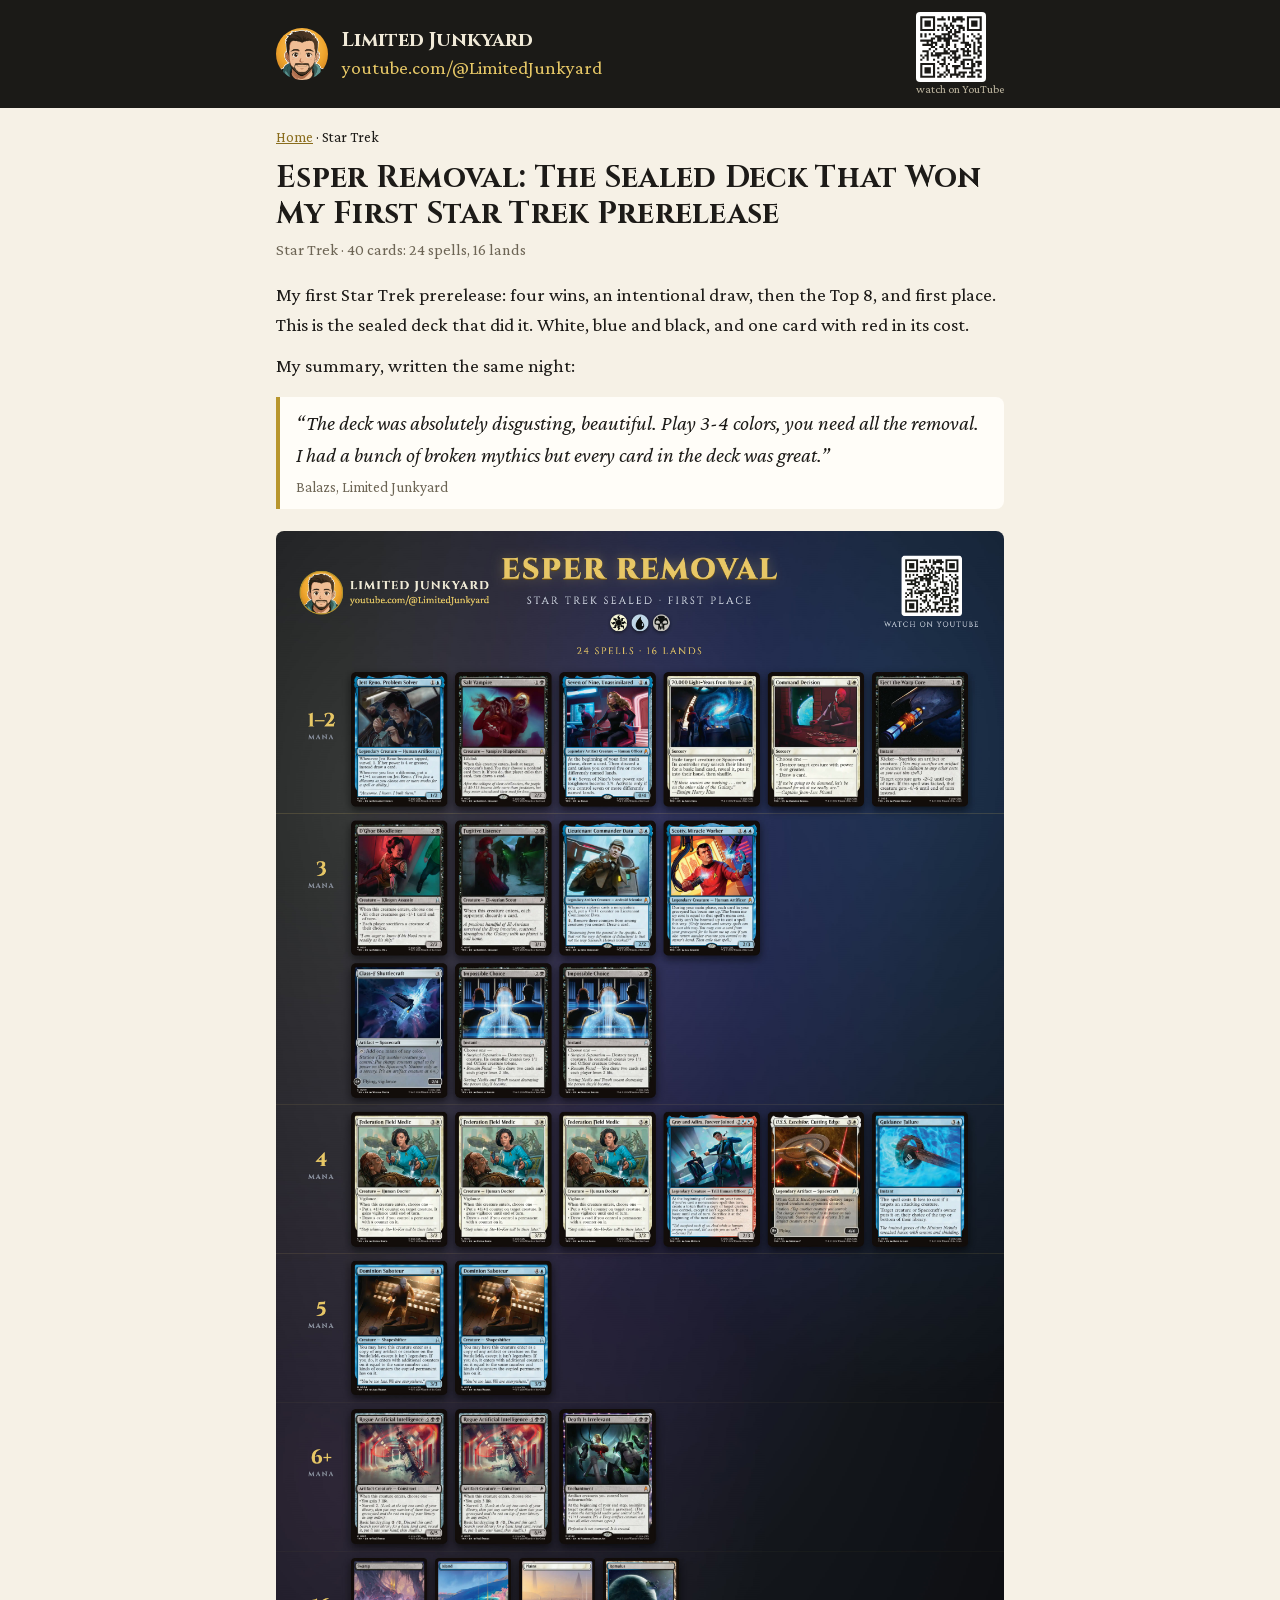
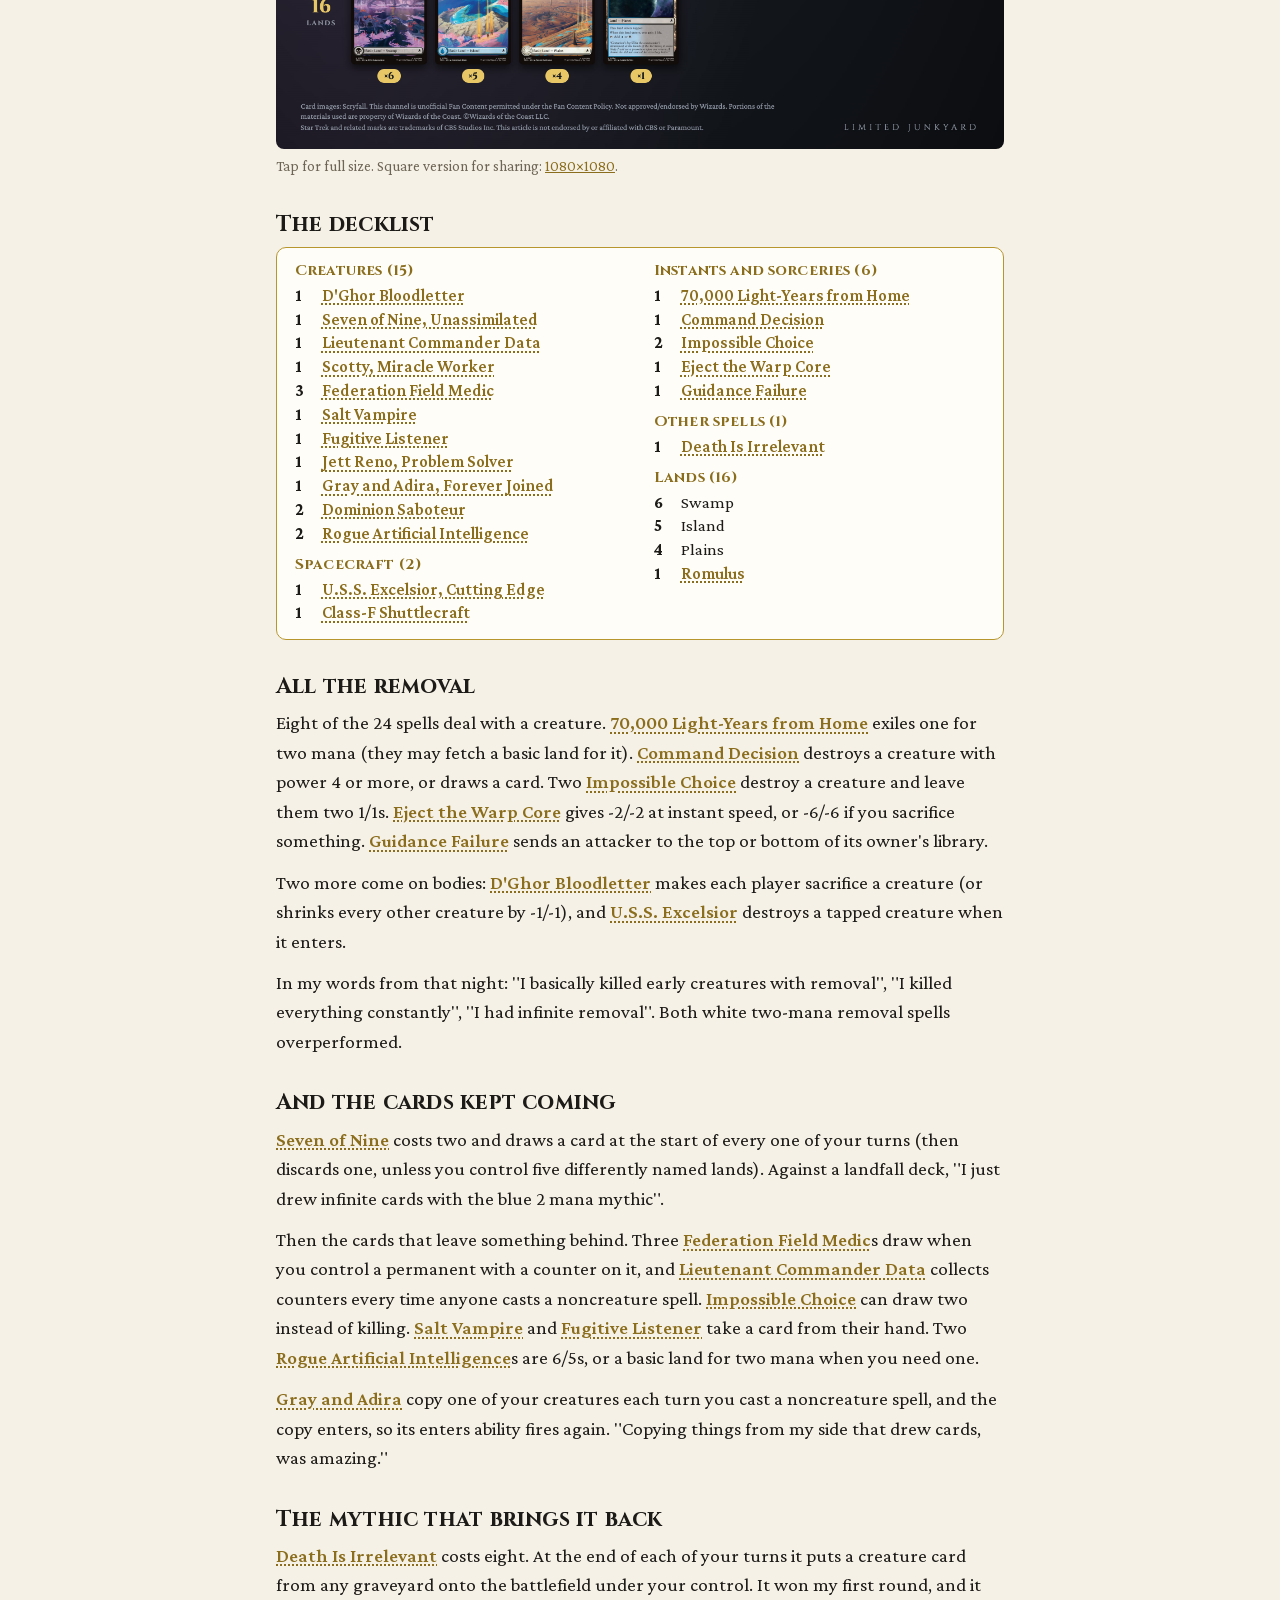
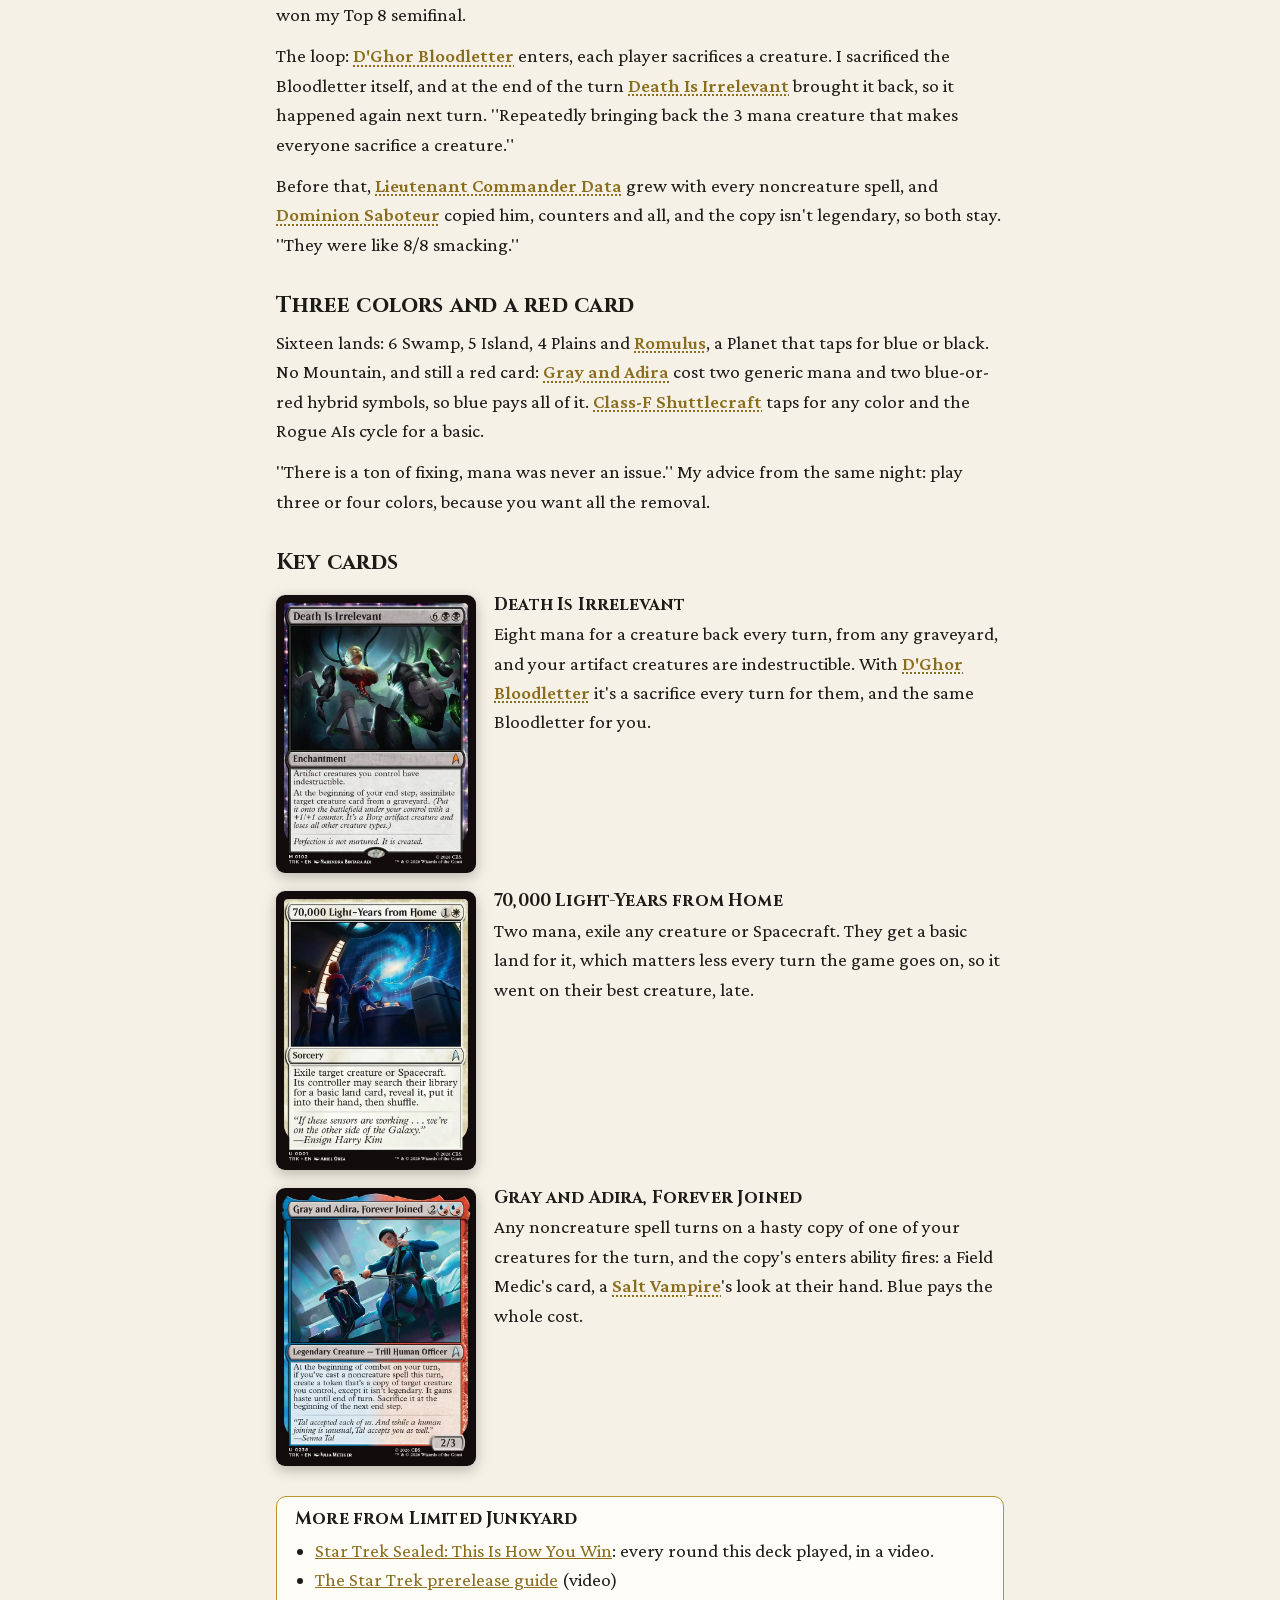
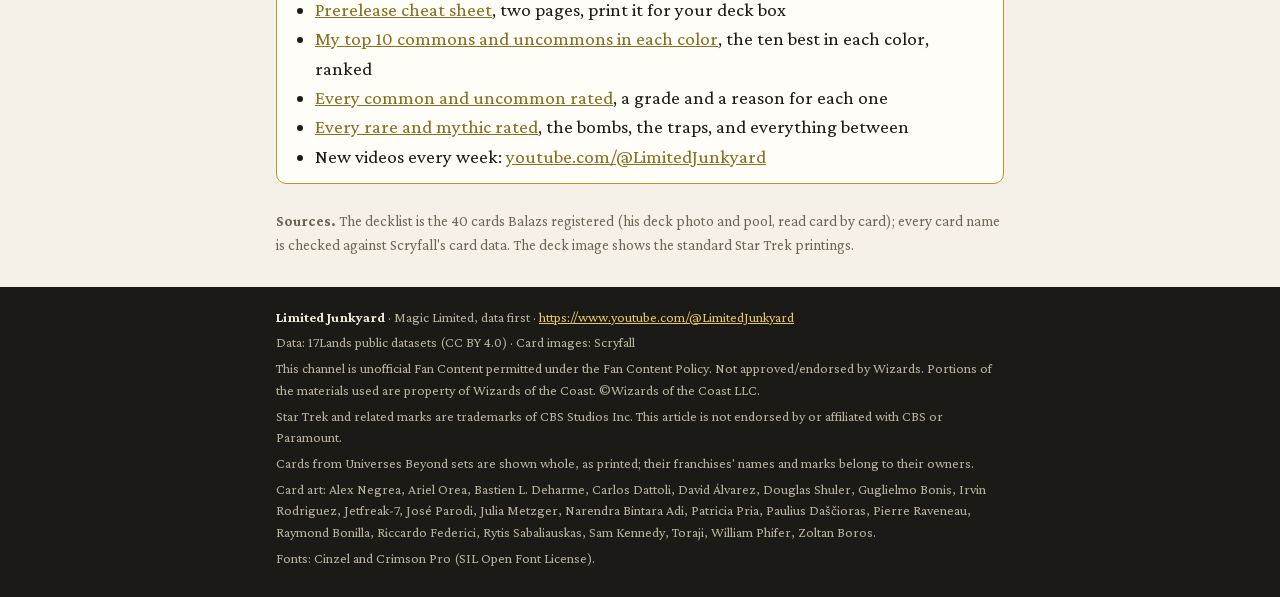
<file: trk/sealed-esper.html>
<!doctype html>
<html lang="en">
<head>
<meta charset="utf-8">
<meta name="viewport" content="width=device-width, initial-scale=1">
<title>Esper Removal: The Sealed Deck That Won My First Star Trek Prerelease · Limited Junkyard</title>
<meta name="description" content="The Esper Star Trek sealed deck that took first place at my first prerelease: the decklist, eight removal spells, the card draw, and the mythic that kept bringing a sacrifice back.">
<meta property="og:title" content="Esper Removal: The Sealed Deck That Won My First Star Trek Prerelease">
<meta property="og:description" content="The Esper Star Trek sealed deck that took first place at my first prerelease: the decklist, eight removal spells, the card draw, and the mythic that kept bringing a sacrifice back.">
<link rel="icon" href="../logo.png">
<style>
  /* Display: Cinzel. Body: Crimson Pro (close to the book serif on Magic cards). Both SIL OFL, bundled. */
  @font-face { font-family: "Cinzel"; font-weight: 400 900; font-display: block;
    src: url("../fonts/Cinzel-latin.woff2") format("woff2");
    unicode-range: U+0000-00FF, U+0131, U+0152-0153, U+02BB-02BC, U+02C6, U+02DA, U+02DC, U+2000-206F, U+20AC, U+2122, U+2212; }
  @font-face { font-family: "Cinzel"; font-weight: 400 900; font-display: block;
    src: url("../fonts/Cinzel-latin-ext.woff2") format("woff2");
    unicode-range: U+0100-02BA, U+02BD-02C5, U+02C7-02CC, U+02CE-02D7, U+02DD-02FF, U+1E00-1EFF, U+2C60-2C7F, U+A720-A7FF; }
  @font-face { font-family: "Crimson Pro"; font-weight: 400 800; font-style: normal; font-display: block;
    src: url("../fonts/CrimsonPro-latin.woff2") format("woff2");
    unicode-range: U+0000-00FF, U+0131, U+0152-0153, U+02BB-02BC, U+02C6, U+02DA, U+02DC, U+2000-206F, U+20AC, U+2122, U+2212; }
  @font-face { font-family: "Crimson Pro"; font-weight: 400 800; font-style: normal; font-display: block;
    src: url("../fonts/CrimsonPro-latin-ext.woff2") format("woff2");
    unicode-range: U+0100-02BA, U+02BD-02C5, U+02C7-02CC, U+02CE-02D7, U+02DD-02FF, U+1E00-1EFF, U+2C60-2C7F, U+A720-A7FF; }
  @font-face { font-family: "Crimson Pro"; font-weight: 400 800; font-style: italic; font-display: block;
    src: url("../fonts/CrimsonPro-italic-latin.woff2") format("woff2"); }
  :root { --bg: #f6f1e6; --panel: #fffdf8; --ink: #1d1b18; --muted: #6d6555; --gold: #8a6d1d; --line: #ddd2b8; }
  @media (prefers-color-scheme: dark) {
    :root { --bg: #15171c; --panel: #1e2128; --ink: #ece7da; --muted: #a29d8e; --gold: #d9b44a; --line: #353a46; }
  }
  * { box-sizing: border-box; }
  body { margin: 0; background: var(--bg); color: var(--ink); font: 19px/1.55 "Crimson Pro", Georgia, serif; }
  .wrap { max-width: 760px; margin: 0 auto; padding: 0 16px; }
  .brand { background: #1b1a17; color: #f1ead8; }
  .brand .wrap { display: flex; align-items: center; gap: 14px; padding-top: 12px; padding-bottom: 12px; }
  .brand img { width: 52px; height: 52px; border-radius: 50%; }
  .brand b { font: 700 20px "Cinzel", Georgia, serif; display: block; }
  .brand a { color: #e6c766; text-decoration: none; }
  .brand a.name { color: inherit; }
  .brand img { display: block; }
  .brand .qr { margin-left: auto; text-align: center; font-size: 12px; color: #b9b19c; line-height: 1.2; }
  .brand .qr svg { width: 70px; height: 70px; display: block; border-radius: 4px; }
  .crumb { font-size: 15px; margin: 18px 0 0; }
  h1, h2, h3 { font-family: "Cinzel", Georgia, serif; line-height: 1.2; letter-spacing: .01em; }
  h1 { font-size: 30px; margin: 10px 0 6px; }
  h2 { font-size: 22px; margin: 34px 0 8px; }
  h3 { font-size: 17px; margin: 0 0 4px; }
  .meta { color: var(--muted); font-size: 16px; margin: 0 0 18px; }
  p { margin: 0 0 12px; }
  a { color: var(--gold); }
  blockquote { margin: 16px 0 20px; padding: 10px 16px; border-left: 4px solid #b8962e; background: var(--panel);
               font-style: italic; font-size: 21px; border-radius: 0 8px 8px 0; }
  blockquote cite { display: block; font-style: normal; font-size: 15px; color: var(--muted); margin-top: 4px; }
  figure { margin: 22px 0; }
  figure img { width: 100%; height: auto; display: block; border-radius: 8px; }
  figcaption { font-size: 15px; color: var(--muted); margin-top: 6px; }
  .decklist { background: var(--panel); border: 1.5px solid #b8962e; border-radius: 10px; padding: 14px 18px;
              columns: 2 260px; column-gap: 28px; }
  .decklist div { break-inside: avoid; margin-bottom: 10px; }
  .decklist h3 { font-size: 15px; color: var(--gold); }
  .decklist ul { list-style: none; padding: 0; margin: 0; font-size: 17px; line-height: 1.4; }
  .decklist ul b { display: inline-block; min-width: 1.4em; }
  .key { display: grid; grid-template-columns: 200px 1fr; gap: 18px; align-items: start; margin: 18px 0; }
  .key img { width: 200px; height: auto; border-radius: 9px; box-shadow: 0 4px 14px rgba(0,0,0,.25); display: block; }
  @media (max-width: 520px) { .key { grid-template-columns: 1fr; } .key img { width: 240px; max-width: 100%; } .brand .qr { display: none; } }
  .more { background: var(--panel); border: 1.5px solid #b8962e; border-radius: 10px; padding: 12px 18px; margin-top: 30px; }
  .more ul { margin: 6px 0 0; padding-left: 20px; }
  .sources { color: var(--muted); font-size: 15px; margin-top: 26px; }
  footer { margin-top: 30px; background: #1b1a17; color: #b9b19c; font-size: 14px; }
  footer .wrap { padding-top: 16px; padding-bottom: 24px; }
  footer p { margin: 4px 0; }
  footer b { color: #f1ead8; }
  footer a { color: #e6c766; }
</style>
<link rel="stylesheet" href="../cardpop.css">
</head>
<body>
<div class="brand"><div class="wrap">
  <a href="https://www.youtube.com/@LimitedJunkyard"><img src="../logo.png" alt="Limited Junkyard on YouTube"></a>
  <div><a class="name" href="https://www.youtube.com/@LimitedJunkyard"><b>Limited Junkyard</b></a><a href="https://www.youtube.com/@LimitedJunkyard">youtube.com/@LimitedJunkyard</a></div>
  <div class="qr"><svg viewBox="0 0 132 132" class="segno"><g transform="scale(4)"><path fill="#fff" d="M0 0h33v33h-33z"/><path class="qrline" stroke="#1b1a17" d="M2 2.5h7m3 0h1m2 0h1m1 0h1m1 0h3m2 0h7m-29 1h1m5 0h1m1 0h4m1 0h1m1 0h6m1 0h1m5 0h1m-29 1h1m1 0h3m1 0h1m8 0h2m2 0h1m2 0h1m1 0h3m1 0h1m-29 1h1m1 0h3m1 0h1m4 0h1m2 0h1m7 0h1m1 0h3m1 0h1m-29 1h1m1 0h3m1 0h1m1 0h2m1 0h2m1 0h2m1 0h3m2 0h1m1 0h3m1 0h1m-29 1h1m5 0h1m3 0h1m1 0h2m1 0h1m2 0h3m1 0h1m5 0h1m-29 1h7m1 0h1m1 0h1m1 0h1m1 0h1m1 0h1m1 0h1m1 0h1m1 0h7m-16 1h2m1 0h3m-19 1h1m1 0h1m1 0h1m1 0h1m3 0h4m1 0h2m3 0h1m3 0h1m2 0h1m-28 1h1m1 0h1m4 0h3m1 0h1m1 0h2m1 0h2m2 0h1m1 0h1m2 0h1m2 0h1m-24 1h2m1 0h7m3 0h1m1 0h1m5 0h3m-29 1h6m2 0h2m1 0h3m1 0h3m2 0h1m3 0h1m2 0h1m-25 1h1m1 0h3m4 0h2m5 0h4m2 0h1m1 0h2m-28 1h5m1 0h1m2 0h1m1 0h2m2 0h1m4 0h3m1 0h1m2 0h1m-24 1h2m2 0h2m1 0h1m3 0h1m4 0h1m1 0h1m1 0h1m1 0h2m-25 1h1m2 0h1m3 0h1m1 0h1m3 0h1m1 0h2m1 0h1m2 0h1m1 0h1m-27 1h3m2 0h1m4 0h2m1 0h4m2 0h4m1 0h1m1 0h2m-26 1h1m1 0h1m1 0h7m1 0h2m3 0h1m1 0h1m2 0h2m1 0h1m-29 1h1m1 0h2m1 0h5m4 0h1m1 0h1m1 0h1m1 0h4m3 0h2m-28 1h1m1 0h1m4 0h1m2 0h1m1 0h1m1 0h4m6 0h1m1 0h1m-28 1h1m2 0h1m2 0h1m3 0h2m2 0h1m1 0h2m2 0h5m-17 1h1m2 0h1m4 0h1m2 0h2m3 0h1m1 0h3m-29 1h7m2 0h3m1 0h1m5 0h2m1 0h1m1 0h2m1 0h2m-29 1h1m5 0h1m3 0h1m1 0h1m2 0h4m1 0h1m3 0h2m1 0h1m-28 1h1m1 0h3m1 0h1m1 0h1m3 0h1m3 0h2m2 0h5m-25 1h1m1 0h3m1 0h1m5 0h2m2 0h1m7 0h1m1 0h3m-29 1h1m1 0h3m1 0h1m1 0h1m2 0h1m1 0h1m2 0h1m1 0h4m1 0h3m2 0h1m-29 1h1m5 0h1m2 0h2m1 0h1m1 0h5m1 0h1m3 0h1m2 0h1m-28 1h7m1 0h2m1 0h1m2 0h1m2 0h1m1 0h2m1 0h4m1 0h2"/></g></svg>watch on YouTube</div>
</div></div>
<main class="wrap">
  <p class="crumb"><a href="../index.html">Home</a> · Star Trek</p>
  <h1>Esper Removal: The Sealed Deck That Won My First Star Trek Prerelease</h1>
  <p class="meta">Star Trek · 40 cards: 24 spells, 16 lands</p>
  <p>My first Star Trek prerelease: four wins, an intentional draw, then the Top 8, and first place. This is the sealed deck that did it. White, blue and black, and one card with red in its cost.</p><p>My summary, written the same night:</p>
  <blockquote>“The deck was absolutely disgusting, beautiful. Play 3-4 colors, you need all the removal. I had a bunch of broken mythics but every card in the deck was great.”<cite>Balazs, Limited Junkyard</cite></blockquote>

  <figure>
    <a href="TRK-sealed-esper.jpg"><img src="TRK-sealed-esper.jpg" alt="The 40-card deck: Esper Removal" width="2600"></a>
    <figcaption>Tap for full size. Square version for sharing: <a href="TRK-sealed-esper-1080.jpg" download>1080×1080</a>.</figcaption>
  </figure>

  <h2>The decklist</h2>
  <div class="decklist">
    
    <div><h3>Creatures (15)</h3><ul><li><b>1</b> <span class="cn" tabindex="0" role="button" aria-haspopup="dialog" data-img="../cards/d-ghor-bloodletter.jpg" data-name="D&#x27;Ghor Bloodletter" data-artist="Patricia Pria">D'Ghor Bloodletter</span></li><li><b>1</b> <span class="cn" tabindex="0" role="button" aria-haspopup="dialog" data-img="../cards/seven-of-nine-unassimilated.jpg" data-name="Seven of Nine, Unassimilated" data-artist="Toraji">Seven of Nine, Unassimilated</span></li><li><b>1</b> <span class="cn" tabindex="0" role="button" aria-haspopup="dialog" data-img="../cards/lieutenant-commander-data.jpg" data-name="Lieutenant Commander Data" data-artist="Irvin Rodriguez">Lieutenant Commander Data</span></li><li><b>1</b> <span class="cn" tabindex="0" role="button" aria-haspopup="dialog" data-img="../cards/scotty-miracle-worker.jpg" data-name="Scotty, Miracle Worker" data-artist="Sam Kennedy">Scotty, Miracle Worker</span></li><li><b>3</b> <span class="cn" tabindex="0" role="button" aria-haspopup="dialog" data-img="../cards/federation-field-medic.jpg" data-name="Federation Field Medic" data-artist="Zoltan Boros">Federation Field Medic</span></li><li><b>1</b> <span class="cn" tabindex="0" role="button" aria-haspopup="dialog" data-img="../cards/salt-vampire.jpg" data-name="Salt Vampire" data-artist="Bastien L. Deharme">Salt Vampire</span></li><li><b>1</b> <span class="cn" tabindex="0" role="button" aria-haspopup="dialog" data-img="../cards/fugitive-listener.jpg" data-name="Fugitive Listener" data-artist="Bastien L. Deharme">Fugitive Listener</span></li><li><b>1</b> <span class="cn" tabindex="0" role="button" aria-haspopup="dialog" data-img="../cards/jett-reno-problem-solver.jpg" data-name="Jett Reno, Problem Solver" data-artist="Riccardo Federici">Jett Reno, Problem Solver</span></li><li><b>1</b> <span class="cn" tabindex="0" role="button" aria-haspopup="dialog" data-img="../cards/gray-and-adira-forever-joined.jpg" data-name="Gray and Adira, Forever Joined" data-artist="Julia Metzger">Gray and Adira, Forever Joined</span></li><li><b>2</b> <span class="cn" tabindex="0" role="button" aria-haspopup="dialog" data-img="../cards/dominion-saboteur.jpg" data-name="Dominion Saboteur" data-artist="Alex Negrea">Dominion Saboteur</span></li><li><b>2</b> <span class="cn" tabindex="0" role="button" aria-haspopup="dialog" data-img="../cards/rogue-artificial-intelligence.jpg" data-name="Rogue Artificial Intelligence" data-artist="José Parodi">Rogue Artificial Intelligence</span></li></ul></div>
    
    <div><h3>Spacecraft (2)</h3><ul><li><b>1</b> <span class="cn" tabindex="0" role="button" aria-haspopup="dialog" data-img="../cards/u-s-s-excelsior-cutting-edge.jpg" data-name="U.S.S. Excelsior, Cutting Edge" data-artist="Jetfreak-7">U.S.S. Excelsior, Cutting Edge</span></li><li><b>1</b> <span class="cn" tabindex="0" role="button" aria-haspopup="dialog" data-img="../cards/class-f-shuttlecraft.jpg" data-name="Class-F Shuttlecraft" data-artist="William Phifer">Class-F Shuttlecraft</span></li></ul></div>
    
    <div><h3>Instants and sorceries (6)</h3><ul><li><b>1</b> <span class="cn" tabindex="0" role="button" aria-haspopup="dialog" data-img="../cards/70-000-light-years-from-home.jpg" data-name="70,000 Light-Years from Home" data-artist="Ariel Orea">70,000 Light-Years from Home</span></li><li><b>1</b> <span class="cn" tabindex="0" role="button" aria-haspopup="dialog" data-img="../cards/command-decision.jpg" data-name="Command Decision" data-artist="Raymond Bonilla">Command Decision</span></li><li><b>2</b> <span class="cn" tabindex="0" role="button" aria-haspopup="dialog" data-img="../cards/impossible-choice.jpg" data-name="Impossible Choice" data-artist="Douglas Shuler">Impossible Choice</span></li><li><b>1</b> <span class="cn" tabindex="0" role="button" aria-haspopup="dialog" data-img="../cards/eject-the-warp-core.jpg" data-name="Eject the Warp Core" data-artist="Pierre Raveneau">Eject the Warp Core</span></li><li><b>1</b> <span class="cn" tabindex="0" role="button" aria-haspopup="dialog" data-img="../cards/guidance-failure.jpg" data-name="Guidance Failure" data-artist="David Álvarez">Guidance Failure</span></li></ul></div>
    
    <div><h3>Other spells (1)</h3><ul><li><b>1</b> <span class="cn" tabindex="0" role="button" aria-haspopup="dialog" data-img="../cards/death-is-irrelevant.jpg" data-name="Death Is Irrelevant" data-artist="Narendra Bintara Adi">Death Is Irrelevant</span></li></ul></div>
    
    <div><h3>Lands (16)</h3><ul><li><b>6</b> Swamp</li><li><b>5</b> Island</li><li><b>4</b> Plains</li><li><b>1</b> <span class="cn" tabindex="0" role="button" aria-haspopup="dialog" data-img="../cards/romulus.jpg" data-name="Romulus" data-artist="Carlos Dattoli">Romulus</span></li></ul></div>
    
  </div>

  
  <h2>All the removal</h2>
  <p>Eight of the 24 spells deal with a creature. <b><span class="cn" tabindex="0" role="button" aria-haspopup="dialog" data-img="../cards/70-000-light-years-from-home.jpg" data-name="70,000 Light-Years from Home" data-artist="Ariel Orea">70,000 Light-Years from Home</span></b> exiles one for two mana (they may fetch a basic land for it). <b><span class="cn" tabindex="0" role="button" aria-haspopup="dialog" data-img="../cards/command-decision.jpg" data-name="Command Decision" data-artist="Raymond Bonilla">Command Decision</span></b> destroys a creature with power 4 or more, or draws a card. Two <b><span class="cn" tabindex="0" role="button" aria-haspopup="dialog" data-img="../cards/impossible-choice.jpg" data-name="Impossible Choice" data-artist="Douglas Shuler">Impossible Choice</span></b> destroy a creature and leave them two 1/1s. <b><span class="cn" tabindex="0" role="button" aria-haspopup="dialog" data-img="../cards/eject-the-warp-core.jpg" data-name="Eject the Warp Core" data-artist="Pierre Raveneau">Eject the Warp Core</span></b> gives -2/-2 at instant speed, or -6/-6 if you sacrifice something. <b><span class="cn" tabindex="0" role="button" aria-haspopup="dialog" data-img="../cards/guidance-failure.jpg" data-name="Guidance Failure" data-artist="David Álvarez">Guidance Failure</span></b> sends an attacker to the top or bottom of its owner's library.</p><p>Two more come on bodies: <b><span class="cn" tabindex="0" role="button" aria-haspopup="dialog" data-img="../cards/d-ghor-bloodletter.jpg" data-name="D&#x27;Ghor Bloodletter" data-artist="Patricia Pria">D'Ghor Bloodletter</span></b> makes each player sacrifice a creature (or shrinks every other creature by -1/-1), and <b><span class="cn" tabindex="0" role="button" aria-haspopup="dialog" data-img="../cards/u-s-s-excelsior-cutting-edge.jpg" data-name="U.S.S. Excelsior, Cutting Edge" data-artist="Jetfreak-7">U.S.S. Excelsior</span></b> destroys a tapped creature when it enters.</p><p>In my words from that night: "I basically killed early creatures with removal", "I killed everything constantly", "I had infinite removal". Both white two-mana removal spells overperformed.</p>
  
  <h2>And the cards kept coming</h2>
  <p><b><span class="cn" tabindex="0" role="button" aria-haspopup="dialog" data-img="../cards/seven-of-nine-unassimilated.jpg" data-name="Seven of Nine, Unassimilated" data-artist="Toraji">Seven of Nine</span></b> costs two and draws a card at the start of every one of your turns (then discards one, unless you control five differently named lands). Against a landfall deck, "I just drew infinite cards with the blue 2 mana mythic".</p><p>Then the cards that leave something behind. Three <b><span class="cn" tabindex="0" role="button" aria-haspopup="dialog" data-img="../cards/federation-field-medic.jpg" data-name="Federation Field Medic" data-artist="Zoltan Boros">Federation Field Medic</span></b>s draw when you control a permanent with a counter on it, and <b><span class="cn" tabindex="0" role="button" aria-haspopup="dialog" data-img="../cards/lieutenant-commander-data.jpg" data-name="Lieutenant Commander Data" data-artist="Irvin Rodriguez">Lieutenant Commander Data</span></b> collects counters every time anyone casts a noncreature spell. <b><span class="cn" tabindex="0" role="button" aria-haspopup="dialog" data-img="../cards/impossible-choice.jpg" data-name="Impossible Choice" data-artist="Douglas Shuler">Impossible Choice</span></b> can draw two instead of killing. <b><span class="cn" tabindex="0" role="button" aria-haspopup="dialog" data-img="../cards/salt-vampire.jpg" data-name="Salt Vampire" data-artist="Bastien L. Deharme">Salt Vampire</span></b> and <b><span class="cn" tabindex="0" role="button" aria-haspopup="dialog" data-img="../cards/fugitive-listener.jpg" data-name="Fugitive Listener" data-artist="Bastien L. Deharme">Fugitive Listener</span></b> take a card from their hand. Two <b><span class="cn" tabindex="0" role="button" aria-haspopup="dialog" data-img="../cards/rogue-artificial-intelligence.jpg" data-name="Rogue Artificial Intelligence" data-artist="José Parodi">Rogue Artificial Intelligence</span></b>s are 6/5s, or a basic land for two mana when you need one.</p><p><b><span class="cn" tabindex="0" role="button" aria-haspopup="dialog" data-img="../cards/gray-and-adira-forever-joined.jpg" data-name="Gray and Adira, Forever Joined" data-artist="Julia Metzger">Gray and Adira</span></b> copy one of your creatures each turn you cast a noncreature spell, and the copy enters, so its enters ability fires again. "Copying things from my side that drew cards, was amazing."</p>
  
  <h2>The mythic that brings it back</h2>
  <p><b><span class="cn" tabindex="0" role="button" aria-haspopup="dialog" data-img="../cards/death-is-irrelevant.jpg" data-name="Death Is Irrelevant" data-artist="Narendra Bintara Adi">Death Is Irrelevant</span></b> costs eight. At the end of each of your turns it puts a creature card from any graveyard onto the battlefield under your control. It won my first round, and it won my Top 8 semifinal.</p><p>The loop: <b><span class="cn" tabindex="0" role="button" aria-haspopup="dialog" data-img="../cards/d-ghor-bloodletter.jpg" data-name="D&#x27;Ghor Bloodletter" data-artist="Patricia Pria">D'Ghor Bloodletter</span></b> enters, each player sacrifices a creature. I sacrificed the Bloodletter itself, and at the end of the turn <span class="cn" tabindex="0" role="button" aria-haspopup="dialog" data-img="../cards/death-is-irrelevant.jpg" data-name="Death Is Irrelevant" data-artist="Narendra Bintara Adi">Death Is Irrelevant</span> brought it back, so it happened again next turn. "Repeatedly bringing back the 3 mana creature that makes everyone sacrifice a creature."</p><p>Before that, <b><span class="cn" tabindex="0" role="button" aria-haspopup="dialog" data-img="../cards/lieutenant-commander-data.jpg" data-name="Lieutenant Commander Data" data-artist="Irvin Rodriguez">Lieutenant Commander Data</span></b> grew with every noncreature spell, and <b><span class="cn" tabindex="0" role="button" aria-haspopup="dialog" data-img="../cards/dominion-saboteur.jpg" data-name="Dominion Saboteur" data-artist="Alex Negrea">Dominion Saboteur</span></b> copied him, counters and all, and the copy isn't legendary, so both stay. "They were like 8/8 smacking."</p>
  
  <h2>Three colors and a red card</h2>
  <p>Sixteen lands: 6 Swamp, 5 Island, 4 Plains and <b><span class="cn" tabindex="0" role="button" aria-haspopup="dialog" data-img="../cards/romulus.jpg" data-name="Romulus" data-artist="Carlos Dattoli">Romulus</span></b>, a Planet that taps for blue or black. No Mountain, and still a red card: <span class="cn" tabindex="0" role="button" aria-haspopup="dialog" data-img="../cards/gray-and-adira-forever-joined.jpg" data-name="Gray and Adira, Forever Joined" data-artist="Julia Metzger">Gray and Adira</span> cost two generic mana and two blue-or-red hybrid symbols, so blue pays all of it. <b><span class="cn" tabindex="0" role="button" aria-haspopup="dialog" data-img="../cards/class-f-shuttlecraft.jpg" data-name="Class-F Shuttlecraft" data-artist="William Phifer">Class-F Shuttlecraft</span></b> taps for any color and the Rogue AIs cycle for a basic.</p><p>"There is a ton of fixing, mana was never an issue." My advice from the same night: play three or four colors, because you want all the removal.</p>
  

  <h2>Key cards</h2>
  
  <div class="key">
    <img src="cards/408cb5dd-1a79-47a9-98ea-41f3f4502c5e.jpg" alt="Death Is Irrelevant" loading="lazy">
    <div><h3>Death Is Irrelevant</h3><p>Eight mana for a creature back every turn, from any graveyard, and your artifact creatures are indestructible. With <span class="cn" tabindex="0" role="button" aria-haspopup="dialog" data-img="../cards/d-ghor-bloodletter.jpg" data-name="D&#x27;Ghor Bloodletter" data-artist="Patricia Pria">D'Ghor Bloodletter</span> it's a sacrifice every turn for them, and the same Bloodletter for you.</p></div>
  </div>
  
  <div class="key">
    <img src="cards/02080f42-863a-471b-992b-67e35ef1b7b7.jpg" alt="70,000 Light-Years from Home" loading="lazy">
    <div><h3>70,000 Light-Years from Home</h3><p>Two mana, exile any creature or Spacecraft. They get a basic land for it, which matters less every turn the game goes on, so it went on their best creature, late.</p></div>
  </div>
  
  <div class="key">
    <img src="cards/eede6822-c8bc-4344-81a9-bc608245d5b6.jpg" alt="Gray and Adira, Forever Joined" loading="lazy">
    <div><h3>Gray and Adira, Forever Joined</h3><p>Any noncreature spell turns on a hasty copy of one of your creatures for the turn, and the copy's enters ability fires: a Field Medic's card, a <span class="cn" tabindex="0" role="button" aria-haspopup="dialog" data-img="../cards/salt-vampire.jpg" data-name="Salt Vampire" data-artist="Bastien L. Deharme">Salt Vampire</span>'s look at their hand. Blue pays the whole cost.</p></div>
  </div>
  

  <div class="more">
    <h3>More from Limited Junkyard</h3>
    <ul>
      <li><a href="https://youtu.be/jVYaaT3aB_g">Star Trek Sealed: This Is How You Win</a>: every round this deck played, in a video.</li>
      
      <li><a href="https://www.youtube.com/watch?v=cQogPmXFX3E">The Star Trek prerelease guide</a> (video)</li>
      <li><a href="cheat-sheet.pdf">Prerelease cheat sheet</a>, two pages, print it for your deck box</li><li><a href="top-10.html">My top 10 commons and uncommons in each color</a>, the ten best in each color, ranked</li><li><a href="commons-uncommons.html">Every common and uncommon rated</a>, a grade and a reason for each one</li><li><a href="rares-mythics.html">Every rare and mythic rated</a>, the bombs, the traps, and everything between</li>
      <li>New videos every week: <a href="https://www.youtube.com/@LimitedJunkyard">youtube.com/@LimitedJunkyard</a></li>
    </ul>
  </div>

  <p class="sources"><b>Sources.</b> The decklist is the 40 cards Balazs registered (his deck photo and pool, read card by card); every card name is checked against Scryfall&#39;s card data. The deck image shows the standard Star Trek printings.</p>
</main>
<footer><div class="wrap">
  <p><b>Limited Junkyard</b> · Magic Limited, data first · <a href="https://www.youtube.com/@LimitedJunkyard">https://www.youtube.com/@LimitedJunkyard</a></p>
  <p>Data: 17Lands public datasets (CC BY 4.0) · Card images: Scryfall</p><p>This channel is unofficial Fan Content permitted under the Fan Content Policy. Not approved/endorsed by Wizards. Portions of the materials used are property of Wizards of the Coast. ©Wizards of the Coast LLC.</p><p>Star Trek and related marks are trademarks of CBS Studios Inc. This article is not endorsed by or affiliated with CBS or Paramount.</p><p>Cards from Universes Beyond sets are shown whole, as printed; their franchises&#39; names and marks belong to their owners.</p>
  <p>Card art: Alex Negrea, Ariel Orea, Bastien L. Deharme, Carlos Dattoli, David Álvarez, Douglas Shuler, Guglielmo Bonis, Irvin Rodriguez, Jetfreak-7, José Parodi, Julia Metzger, Narendra Bintara Adi, Patricia Pria, Paulius Daščioras, Pierre Raveneau, Raymond Bonilla, Riccardo Federici, Rytis Sabaliauskas, Sam Kennedy, Toraji, William Phifer, Zoltan Boros.</p>
  <p>Fonts: Cinzel and Crimson Pro (SIL Open Font License).</p>
</div></footer>
<script src="../cardpop.js" defer></script>
</body>
</html>
</file>
<file: cardpop.css>
/* Card names in the words: hover, tap or focus one to see the card (scripts/site_cardlinks.py) */
.cn { color: var(--gold, #8a6d1d); font-weight: 600; cursor: zoom-in; border-radius: 3px;
      text-decoration: underline dotted; text-decoration-thickness: 1.5px; text-underline-offset: 3px;
      text-decoration-color: currentColor; -webkit-tap-highlight-color: transparent; }
.cn:hover, .cn[aria-expanded="true"] { background: rgba(230, 199, 102, .28); text-decoration-style: solid; }
.cn:focus-visible { outline: 2px solid #e6c766; outline-offset: 1px; }
.cardpop { position: fixed; z-index: 1000; width: 250px; pointer-events: none; opacity: 0; transform: translateY(4px);
           transition: opacity .12s ease, transform .12s ease; }
.cardpop.on { opacity: 1; transform: none; }
.cardpop.touch { pointer-events: auto; }
.cardpop img { display: block; width: 100%; height: auto; aspect-ratio: 488 / 680; border-radius: 4.75% / 3.5%;
               background: #1b1a17; box-shadow: 0 10px 30px rgba(0, 0, 0, .45), 0 2px 6px rgba(0, 0, 0, .3); }
.cardpop .cp-art { display: block; margin-top: 6px; padding: 3px 10px; border-radius: 6px; background: rgba(27, 26, 23, .92);
                   color: #f1ead8; font: 13px/1.35 "Crimson Pro", Georgia, serif; text-align: center; }
.cardpop .cp-close { display: none; }
.cardpop.touch .cp-close { display: block; margin: 6px auto 0; padding: 6px 18px; border: 0; border-radius: 999px;
                           background: #e6c766; color: #1d1b18; font: 600 15px "Crimson Pro", Georgia, serif; }
@media (max-width: 640px) { .cardpop { width: min(280px, 74vw); } }
@media (prefers-reduced-motion: reduce) { .cardpop { transition: none; transform: none; } }
</file>
